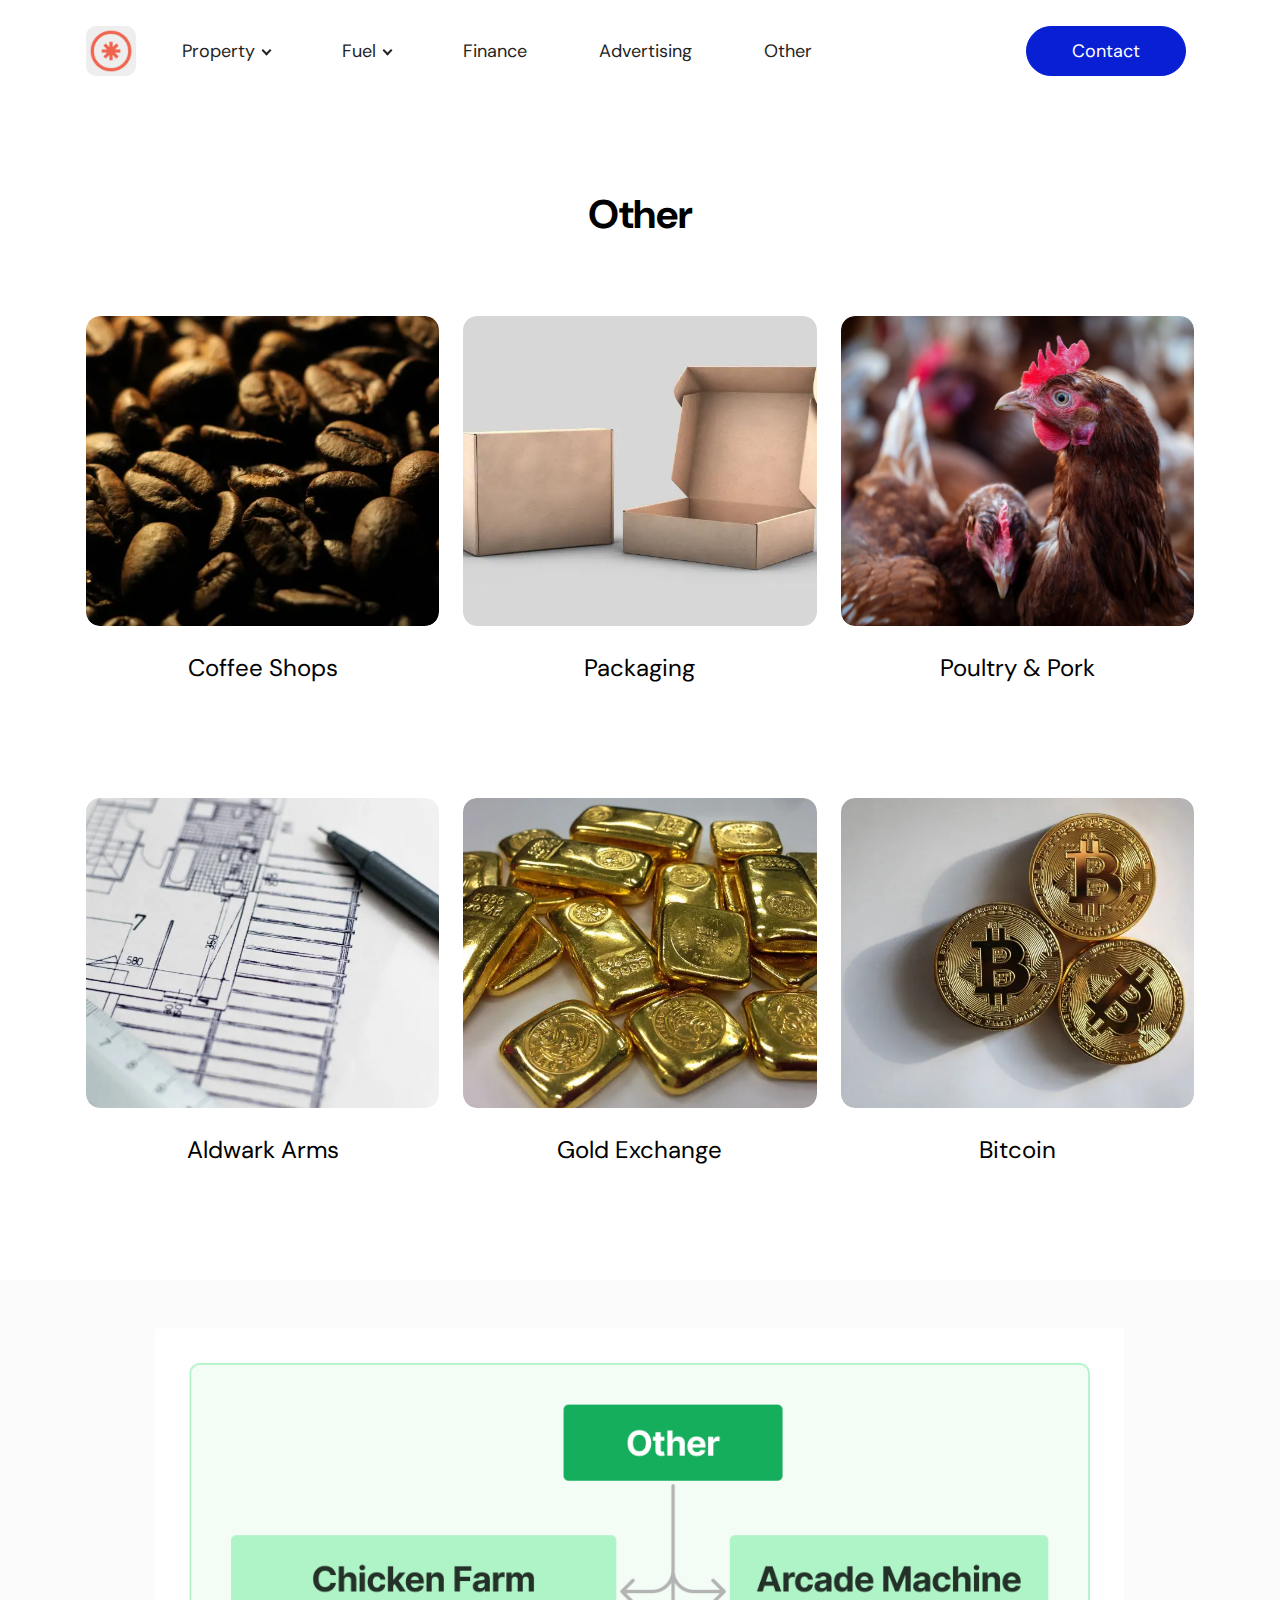
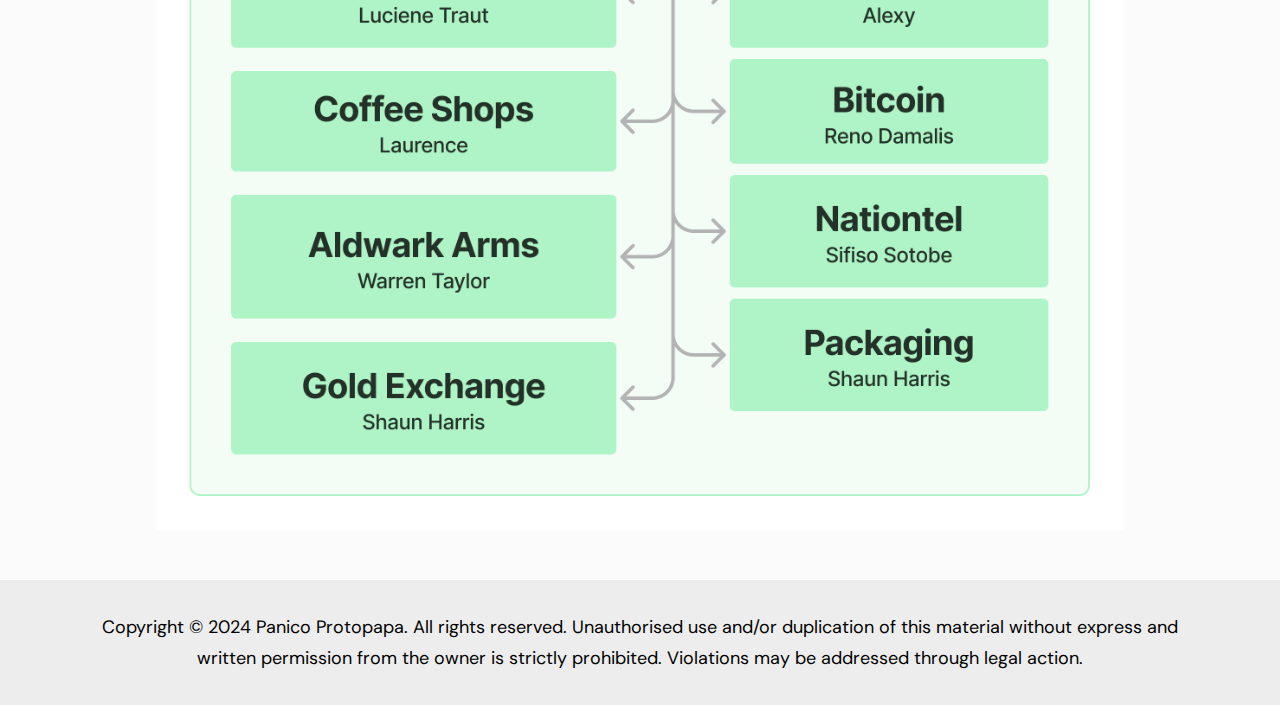
<file: page10.html>
<!DOCTYPE html>
<html  >
<head>
  
  <meta charset="UTF-8">
  <meta http-equiv="X-UA-Compatible" content="IE=edge">
  
  <meta name="viewport" content="width=device-width, initial-scale=1, minimum-scale=1">
  <link rel="shortcut icon" href="assets/images/logo.png" type="image/x-icon">
  <meta name="description" content="">
  
  
  <title>Other</title>
  <link rel="stylesheet" href="assets/web/assets/mobirise-icons2/mobirise2.css">
  <link rel="stylesheet" href="assets/bootstrap/css/bootstrap.min.css">
  <link rel="stylesheet" href="assets/bootstrap/css/bootstrap-grid.min.css">
  <link rel="stylesheet" href="assets/bootstrap/css/bootstrap-reboot.min.css">
    <link rel="stylesheet" href="assets/popup-overlay-plugin/style.css">
  <link rel="stylesheet" href="assets/dropdown/css/style.css">
  <link rel="stylesheet" href="assets/socicon/css/styles.css">
  <link rel="stylesheet" href="assets/theme/css/style.css">
  <link rel="preload" href="https://fonts.googleapis.com/css?family=DM+Sans:100,200,300,400,500,600,700,800,900,100i,200i,300i,400i,500i,600i,700i,800i,900i&display=swap" as="style" onload="this.onload=null;this.rel='stylesheet'">
  <noscript><link rel="stylesheet" href="https://fonts.googleapis.com/css?family=DM+Sans:100,200,300,400,500,600,700,800,900,100i,200i,300i,400i,500i,600i,700i,800i,900i&display=swap"></noscript>
  <link rel="preload" as="style" href="assets/mobirise/css/mbr-additional.css"><link rel="stylesheet" href="assets/mobirise/css/mbr-additional.css" type="text/css">

  
  
  

</head>
<body>
  
  <section data-bs-version="5.1" class="menu menu01 strategym5 cid-u2KQSuSEaL" once="menu" id="menu01-39">

    

    <nav class="navbar navbar-dropdown navbar-fixed-top navbar-expand-lg">
        <div class="menu_box container">
            <div class="navbar-brand d-flex">
                <span class="navbar-logo">
                    <a href="index.html">
                        <img src="assets/images/logo.webp" alt="">
                    </a>
                </span>
                
                <button class="navbar-toggler" type="button" data-toggle="collapse" data-bs-toggle="collapse" data-target="#navbarSupportedContent" data-bs-target="#navbarSupportedContent" aria-controls="navbarNavAltMarkup" aria-expanded="false" aria-label="Toggle navigation">
                    <div class="hamburger">
                        <span></span>
                        <span></span>
                        <span></span>
                        <span></span>
                    </div>
                </button>
            </div>
            <div class="collapse navbar-collapse" id="navbarSupportedContent">
                <ul class="navbar-nav nav-dropdown" data-app-modern-menu="true"><li class="nav-item dropdown"><a class="nav-link link text-black dropdown-toggle display-4" href="#features05-5" data-toggle="dropdown-submenu" data-bs-toggle="dropdown" data-bs-auto-close="outside" aria-expanded="false">Property</a><div class="dropdown-menu" aria-labelledby="dropdown-891"><a class="text-black dropdown-item show text-primary display-4" href="page2.html" aria-expanded="false">Construction</a><a class="text-black show dropdown-item text-primary display-4" href="page6.html">Investments</a><a class="text-black show dropdown-item text-primary display-4" href="page4.html">Management</a></div></li><li class="nav-item dropdown"><a class="nav-link link text-black dropdown-toggle display-4" href="#features05-5" data-toggle="dropdown-submenu" data-bs-toggle="dropdown" data-bs-auto-close="outside" aria-expanded="false">Fuel</a><div class="dropdown-menu" aria-labelledby="dropdown-753"><a class="text-black show dropdown-item text-primary display-4" href="page11.html">Lubricants&nbsp;</a><a class="text-black show dropdown-item text-primary display-4" href="page11.html">Petroleum&nbsp;</a><a class="text-black show dropdown-item text-primary display-4" href="page11.html">Retail</a></div></li><li class="nav-item"><a class="nav-link link text-black show text-primary display-4" href="page5.html">Finance</a></li><li class="nav-item"><a class="nav-link link text-black show text-primary display-4" href="page7.html" aria-expanded="false">Advertising</a></li><li class="nav-item"><a class="nav-link link text-black show text-primary display-4" href="page10.html" aria-expanded="false">Other </a></li></ul>
                <div class="mbr-section-btn-main" role="tablist"><a class="btn btn-primary display-4" href="#">Contact</a></div>
                
            </div>
            
        </div>
    </nav>
</section>

<section data-bs-version="5.1" class="features05 strategym5 cid-uBGcgQOnn5" id="features05-3x">
    

    
    

    <div class="container">
        <div class="row">
            <div class="col-12 card">
                <div class="title-wrapper">
                    
                    <h2 class="mbr-section-title mbr-fonts-style display-5"><strong>Other</strong></h2>
                </div>
            </div>
            
            <div class="item features-image col-12 col-lg-4 active">
                <div class="item-wrapper">
                    <div class="item-img">
                        <img src="assets/images/mbr-771x485.webp" alt="" title="" data-slide-to="0" data-bs-slide-to="0">
                    </div>
                    <div class="item-content">
                        <h4 class="item-name mbr-fonts-style display-7">Coffee Shops</h4>
                        
                        
                    </div>
                </div>
            </div><div class="item features-image col-12 col-lg-4">
                <div class="item-wrapper">
                    <div class="item-img">
                        <img src="assets/images/mbr-771x514.webp" alt="" title="" data-slide-to="1" data-bs-slide-to="1">
                    </div>
                    <div class="item-content">
                        <h4 class="item-name mbr-fonts-style display-7">Packaging</h4>
                        
                        
                    </div>
                </div>
            </div><div class="item features-image col-12 col-lg-4">
                <div class="item-wrapper">
                    <div class="item-img">
                        <img src="assets/images/mbr-1920x1277.webp" alt="" title="" data-slide-to="2" data-bs-slide-to="2">
                    </div>
                    <div class="item-content">
                        <h4 class="item-name mbr-fonts-style display-7">Poultry &amp; Pork</h4>
                        
                        
                    </div>
                </div>
            </div>
            
        </div>
    </div>
</section>

<section data-bs-version="5.1" class="features05 strategym5 cid-uBGchzOqWM" id="features05-3y">
    

    
    

    <div class="container">
        <div class="row">
            <div class="col-12 card">
                
            </div>
            
            <div class="item features-image col-12 col-lg-4 active">
                <div class="item-wrapper">
                    <div class="item-img">
                        <img src="assets/images/mbr-818x545.webp" alt="" title="" data-slide-to="0" data-bs-slide-to="0">
                    </div>
                    <div class="item-content">
                        <h4 class="item-name mbr-fonts-style display-7">Aldwark Arms</h4>
                        
                        
                    </div>
                </div>
            </div><div class="item features-image col-12 col-lg-4">
                <div class="item-wrapper">
                    <div class="item-img">
                        <img src="assets/images/mbr-771x530.webp" alt="" title="" data-slide-to="1" data-bs-slide-to="1">
                    </div>
                    <div class="item-content">
                        <h4 class="item-name mbr-fonts-style display-7">Gold Exchange</h4>
                        
                        
                    </div>
                </div>
            </div><div class="item features-image col-12 col-lg-4">
                <div class="item-wrapper">
                    <div class="item-img">
                        <img src="assets/images/mbr-771x520.webp" alt="" title="" data-slide-to="2" data-bs-slide-to="2">
                    </div>
                    <div class="item-content">
                        <h4 class="item-name mbr-fonts-style display-7">Bitcoin</h4>
                        
                        
                    </div>
                </div>
            </div>
            
        </div>
    </div>
</section>

<section data-bs-version="5.1" class="image01 decorm5 cid-uu8RNPusRZ mbr-fullscreen" id="image01-3e">
    

    
    

    <div class="container-fluid">
        <div class="row">
            <div class="col-12">
                <div class="image-wrap"></div>
            </div>
        </div>
    </div>
</section>

<section data-bs-version="5.1" class="talkm5 footer2 cid-utQOIzaUhY" once="footers" id="footer2-3a">

	

	

	<div class="container">
		<div class="media-container-row align-center mbr-white">
			<div class="col-12">
				<p class="mbr-text mb-0 mbr-fonts-style display-4">
					Copyright © 2024 Panico Protopapa. All rights reserved. Unauthorised use and/or duplication of this material without express and written permission from the owner is strictly prohibited. Violations may be addressed through legal action.
				</p>
			</div>
		</div>
	</div>
</section>


<script src="assets/bootstrap/js/bootstrap.bundle.min.js"></script>
  <script src="assets/smoothscroll/smooth-scroll.js"></script>
  <script src="assets/ytplayer/index.js"></script>
      <script src="assets/dropdown/js/navbar-dropdown.js"></script>
  <script src="assets/theme/js/script.js"></script>
  
  
  

</body>
</html>
</file>
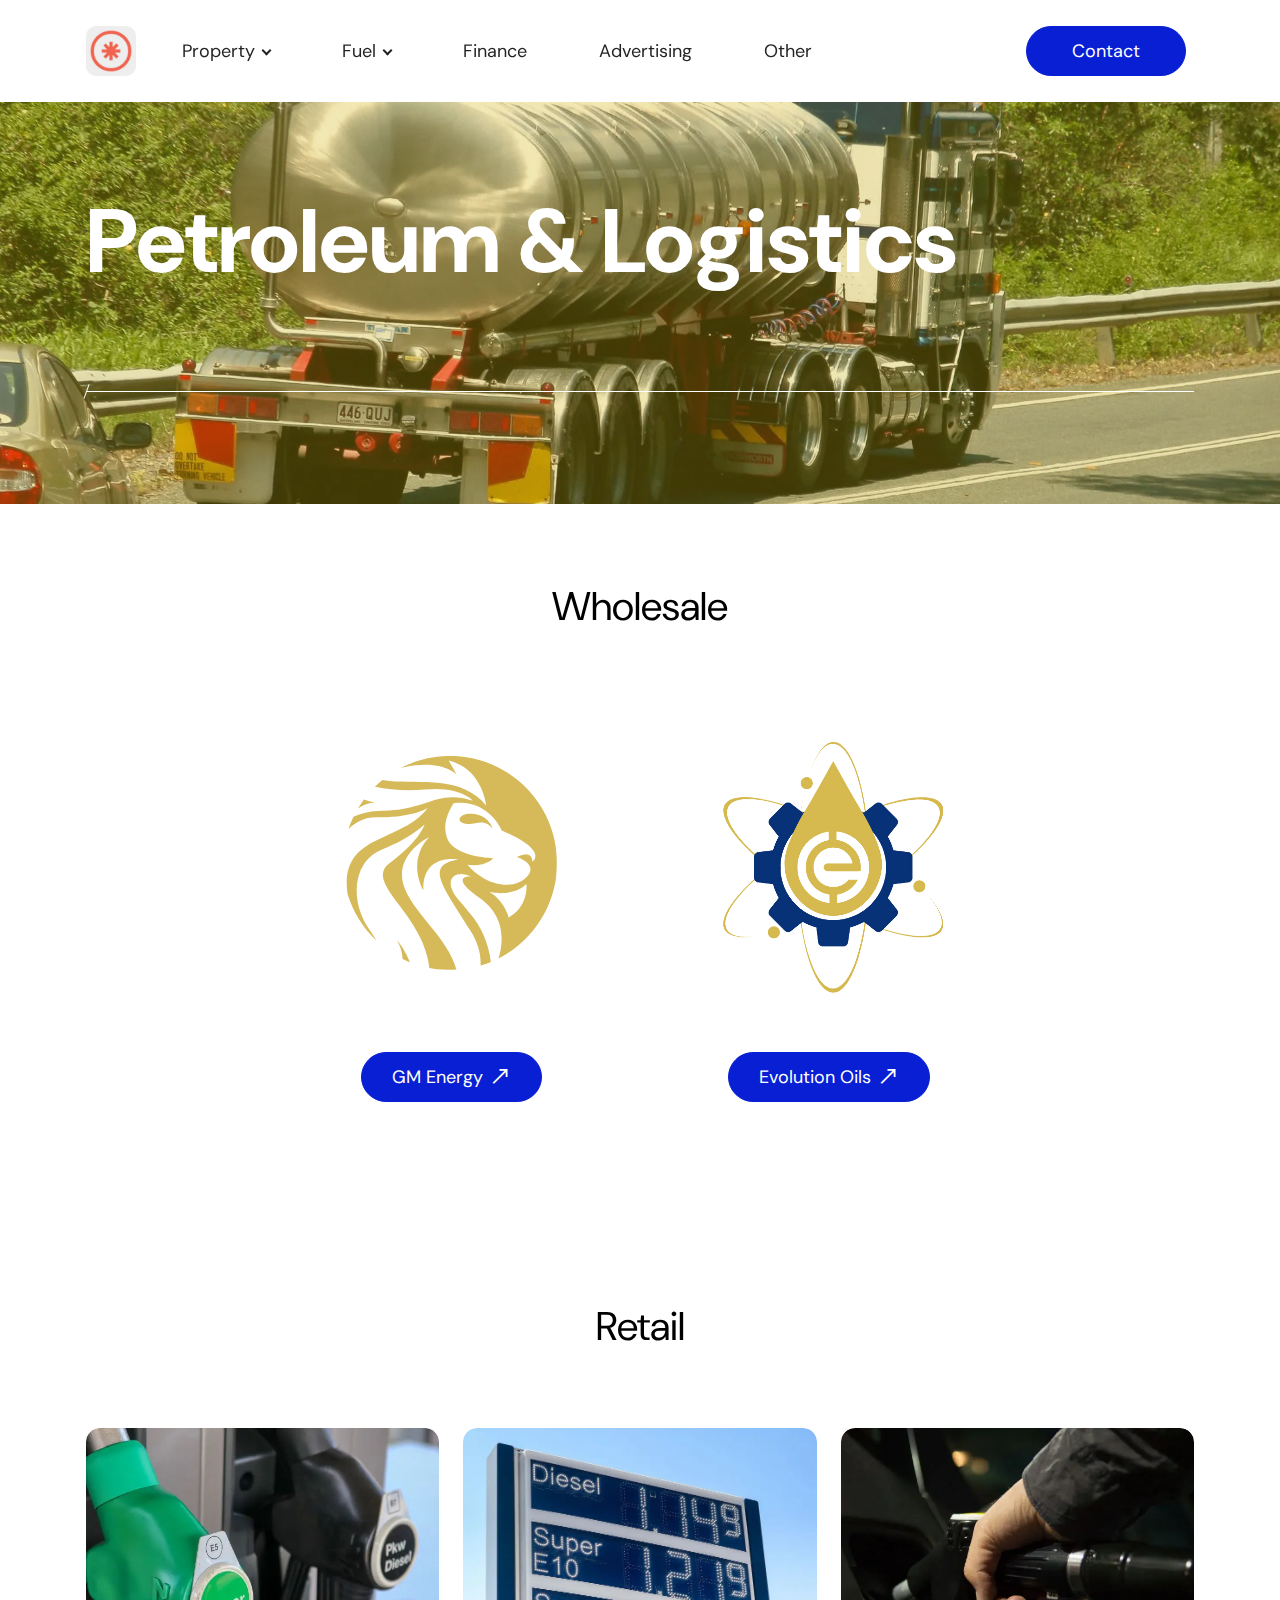
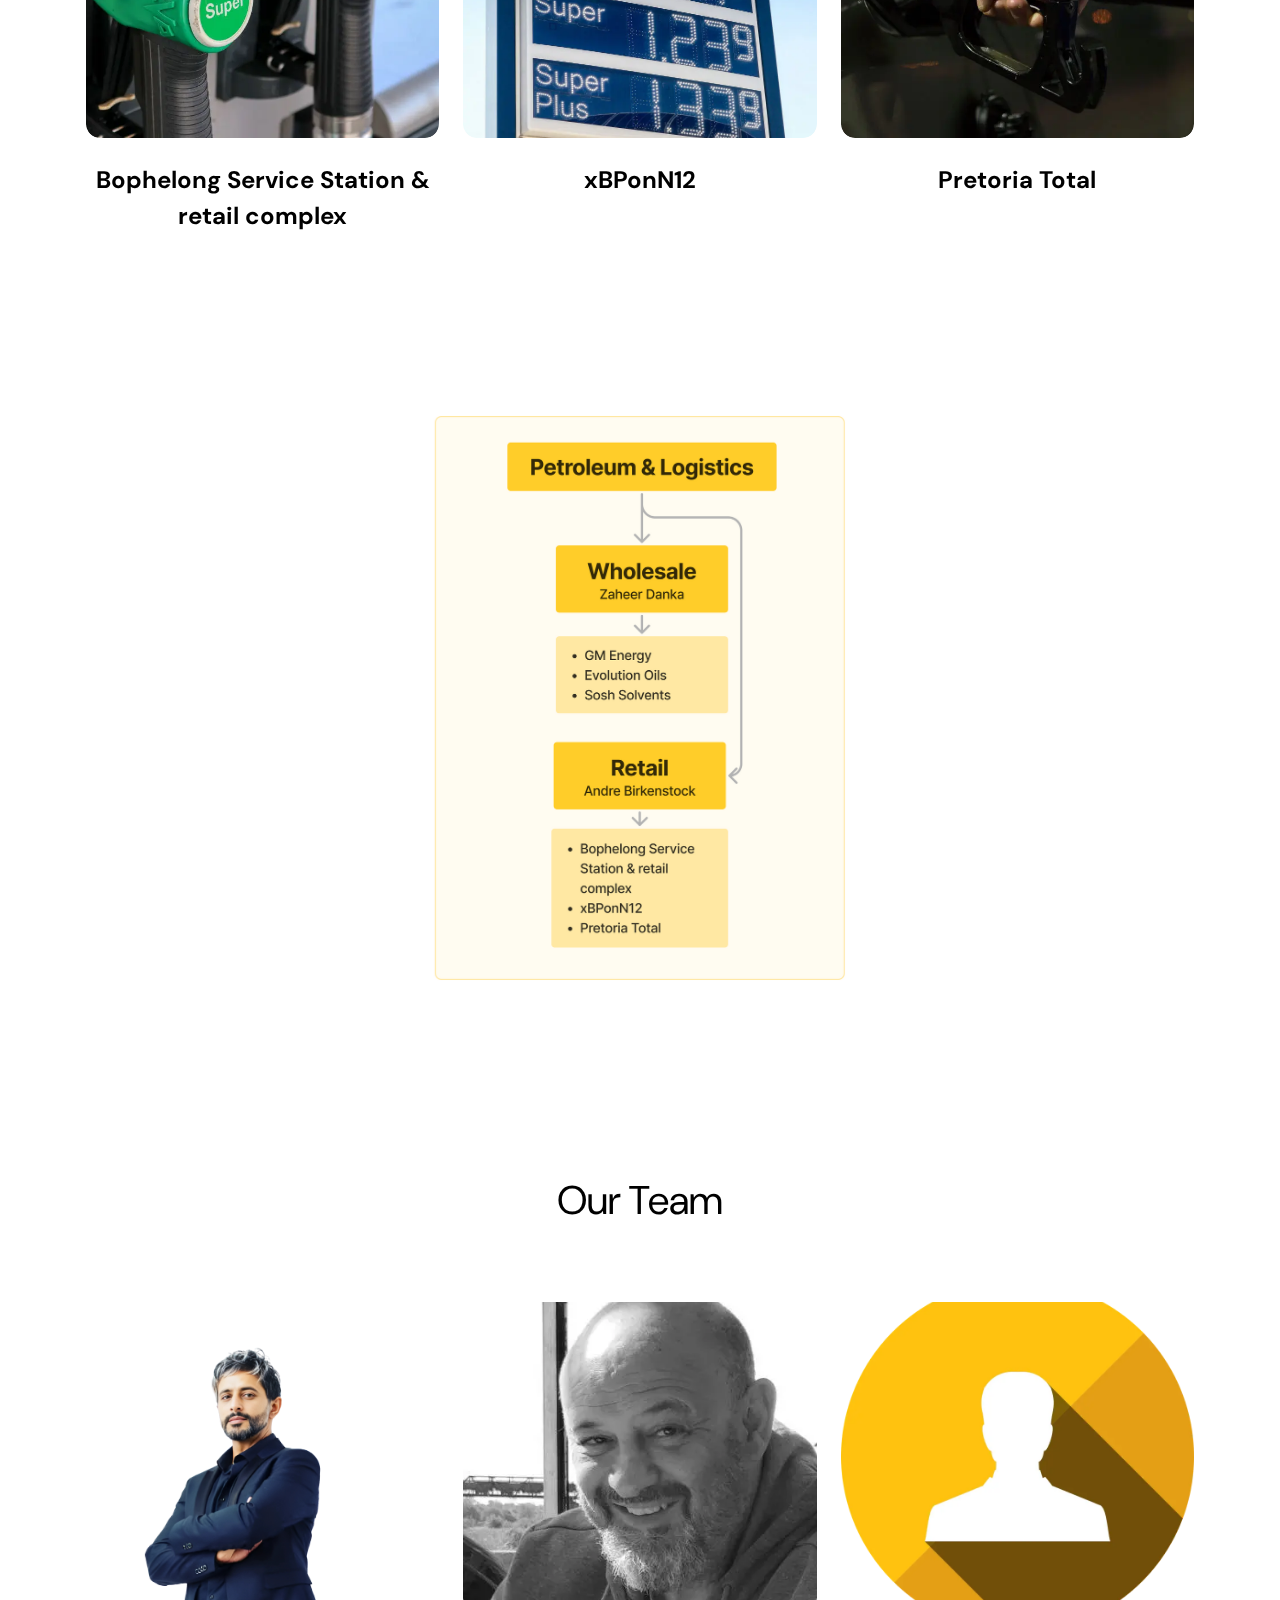
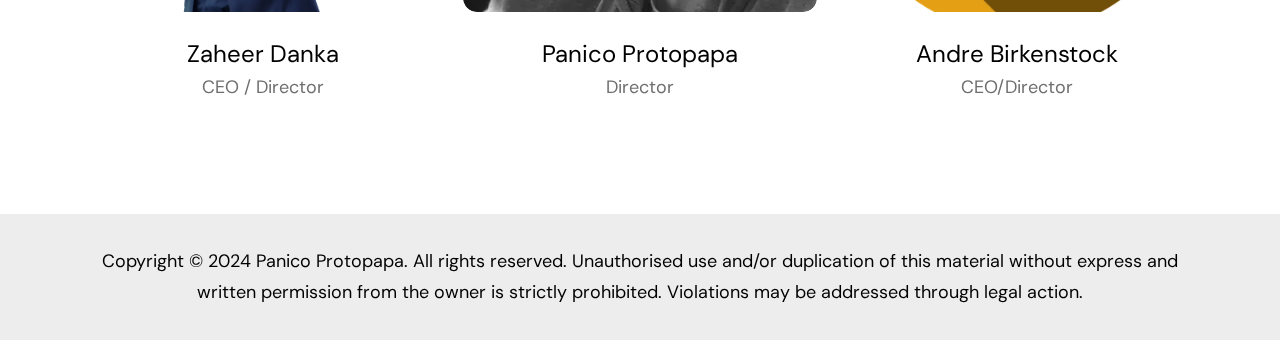
<file: page11.html>
<!DOCTYPE html>
<html  >
<head>
  
  <meta charset="UTF-8">
  <meta http-equiv="X-UA-Compatible" content="IE=edge">
  
  <meta name="viewport" content="width=device-width, initial-scale=1, minimum-scale=1">
  <link rel="shortcut icon" href="assets/images/logo.png" type="image/x-icon">
  <meta name="description" content="">
  
  
  <title>Fuel</title>
  <link rel="stylesheet" href="assets/web/assets/mobirise-icons2/mobirise2.css">
  <link rel="stylesheet" href="assets/bootstrap/css/bootstrap.min.css">
  <link rel="stylesheet" href="assets/bootstrap/css/bootstrap-grid.min.css">
  <link rel="stylesheet" href="assets/bootstrap/css/bootstrap-reboot.min.css">
  <link rel="stylesheet" href="assets/parallax/jarallax.css">
    <link rel="stylesheet" href="assets/popup-overlay-plugin/style.css">
  <link rel="stylesheet" href="assets/dropdown/css/style.css">
  <link rel="stylesheet" href="assets/socicon/css/styles.css">
  <link rel="stylesheet" href="assets/theme/css/style.css">
  <link rel="preload" href="https://fonts.googleapis.com/css?family=DM+Sans:100,200,300,400,500,600,700,800,900,100i,200i,300i,400i,500i,600i,700i,800i,900i&display=swap" as="style" onload="this.onload=null;this.rel='stylesheet'">
  <noscript><link rel="stylesheet" href="https://fonts.googleapis.com/css?family=DM+Sans:100,200,300,400,500,600,700,800,900,100i,200i,300i,400i,500i,600i,700i,800i,900i&display=swap"></noscript>
  <link rel="preload" as="style" href="assets/mobirise/css/mbr-additional.css"><link rel="stylesheet" href="assets/mobirise/css/mbr-additional.css" type="text/css">

  
  
  

</head>
<body>
  
  <section data-bs-version="5.1" class="menu menu01 strategym5 cid-uu7OCPfoFk" once="menu" id="menu01-3k">

    

    <nav class="navbar navbar-dropdown navbar-fixed-top navbar-expand-lg">
        <div class="menu_box container">
            <div class="navbar-brand d-flex">
                <span class="navbar-logo">
                    <a href="index.html">
                        <img src="assets/images/logo.webp" alt="">
                    </a>
                </span>
                
                <button class="navbar-toggler" type="button" data-toggle="collapse" data-bs-toggle="collapse" data-target="#navbarSupportedContent" data-bs-target="#navbarSupportedContent" aria-controls="navbarNavAltMarkup" aria-expanded="false" aria-label="Toggle navigation">
                    <div class="hamburger">
                        <span></span>
                        <span></span>
                        <span></span>
                        <span></span>
                    </div>
                </button>
            </div>
            <div class="collapse navbar-collapse" id="navbarSupportedContent">
                <ul class="navbar-nav nav-dropdown" data-app-modern-menu="true"><li class="nav-item dropdown"><a class="nav-link link text-black dropdown-toggle display-4" href="#features05-5" data-toggle="dropdown-submenu" data-bs-toggle="dropdown" data-bs-auto-close="outside" aria-expanded="false">Property</a><div class="dropdown-menu" aria-labelledby="dropdown-891"><a class="text-black dropdown-item show text-primary display-4" href="page2.html" aria-expanded="false">Construction</a><a class="text-black show dropdown-item text-primary display-4" href="page6.html">Investments</a><a class="text-black show dropdown-item text-primary display-4" href="page4.html">Management</a></div></li><li class="nav-item dropdown"><a class="nav-link link text-black dropdown-toggle display-4" href="#features05-5" data-toggle="dropdown-submenu" data-bs-toggle="dropdown" data-bs-auto-close="outside" aria-expanded="false">Fuel</a><div class="dropdown-menu" aria-labelledby="dropdown-753"><a class="text-black show dropdown-item text-primary display-4" href="page11.html">Lubricants&nbsp;</a><a class="text-black show dropdown-item text-primary display-4" href="page11.html">Petroleum&nbsp;</a><a class="text-black show dropdown-item text-primary display-4" href="page11.html">Retail</a></div></li><li class="nav-item"><a class="nav-link link text-black show text-primary display-4" href="page5.html">Finance</a></li><li class="nav-item"><a class="nav-link link text-black show text-primary display-4" href="page7.html" aria-expanded="false">Advertising</a></li><li class="nav-item"><a class="nav-link link text-black show text-primary display-4" href="page10.html" aria-expanded="false">Other </a></li></ul>
                <div class="mbr-section-btn-main" role="tablist"><a class="btn btn-primary display-4" href="#">Contact</a></div>
                
            </div>
            
        </div>
    </nav>
</section>

<section data-bs-version="5.1" class="header02 trustm5 cid-uu8SX1kaJW mbr-parallax-background" id="header02-3m">
    

    
    <div class="mbr-overlay" style="opacity: 0.3; background-color: rgb(212, 187, 9);"></div>

    <div class="container">
        <div class="row">
            <div class="col-12">
                <div class="content-wrapper">
                    
                    <h1 class="mbr-section-title mbr-fonts-style display-1"><strong>Petroleum &amp; Logistics</strong></h1>
                    
                    
                    <div class="border-wrap"></div>
                </div>
            </div>
        </div>
    </div>
</section>

<section data-bs-version="5.1" class="features05 strategym5 cid-uBFYjBkjyl" id="features05-3s">
    

    
    

    <div class="container">
        <div class="row">
            <div class="col-12 card">
                <div class="title-wrapper">
                    
                    <h2 class="mbr-section-title mbr-fonts-style display-5">Wholesale</h2>
                </div>
            </div>
            
            <div class="item features-image col-12 col-lg-4 active">
                <div class="item-wrapper">
                    <div class="item-img">
                        <img src="assets/images/1-1.svg" alt="" title="" data-slide-to="0" data-bs-slide-to="0">
                    </div>
                    <div class="item-content">
                        
                        
                        <div class="mbr-section-btn"><a href="https://gmenergy.co.za/" class="btn item-btn btn-primary display-4" target="_blank">
                                <span class="mobi-mbri mobi-mbri-right mbr-iconfont mbr-iconfont-btn"></span>
                                GM Energy</a></div>
                    </div>
                </div>
            </div><div class="item features-image col-12 col-lg-4">
                <div class="item-wrapper">
                    <div class="item-img">
                        <img src="assets/images/bcvbv.svg" alt="" title="" data-slide-to="1" data-bs-slide-to="1">
                    </div>
                    <div class="item-content">
                        
                        
                        <div class="mbr-section-btn"><a href="https://evolutionoils.co.za/" class="btn item-btn btn-primary display-4" target="_blank">
                                <span class="mobi-mbri mobi-mbri-right mbr-iconfont mbr-iconfont-btn"></span>
                                Evolution Oils</a></div>
                    </div>
                </div>
            </div>
            
        </div>
    </div>
</section>

<section data-bs-version="5.1" class="features05 strategym5 cid-uBFYQ48EkC" id="features05-3t">
    

    
    

    <div class="container">
        <div class="row">
            <div class="col-12 card">
                <div class="title-wrapper">
                    
                    <h2 class="mbr-section-title mbr-fonts-style display-5">Retail</h2>
                </div>
            </div>
            
            <div class="item features-image col-12 col-lg-4 active">
                <div class="item-wrapper">
                    <div class="item-img">
                        <img src="assets/images/mbr-5-818x545.webp" alt="" title="" data-slide-to="0" data-bs-slide-to="0">
                    </div>
                    <div class="item-content">
                        <h4 class="item-name mbr-fonts-style display-7"><strong>Bophelong Service Station &amp; retail complex</strong></h4>
                        
                        
                    </div>
                </div>
            </div><div class="item features-image col-12 col-lg-4">
                <div class="item-wrapper">
                    <div class="item-img">
                        <img src="assets/images/mbr-818x1227.webp" alt="" title="" data-slide-to="1" data-bs-slide-to="1">
                    </div>
                    <div class="item-content">
                        <h4 class="item-name mbr-fonts-style display-7"><strong>xBPonN12</strong></h4>
                        
                        
                    </div>
                </div>
            </div><div class="item features-image col-12 col-lg-4">
                <div class="item-wrapper">
                    <div class="item-img">
                        <img src="assets/images/mbr-1-818x544.webp" alt="" title="" data-slide-to="2" data-bs-slide-to="3">
                    </div>
                    <div class="item-content">
                        <h4 class="item-name mbr-fonts-style display-7"><strong>Pretoria Total</strong></h4>
                        
                        
                    </div>
                </div>
            </div>
            
        </div>
    </div>
</section>

<section data-bs-version="5.1" class="ascentm5 image1 cid-uBG1Qt4for" id="image1-3v">
  

  
  

  <div class="container-fluid">
    <div class="row justify-content-center">
      <div class="col-12 col-lg-12">
        <div class="image-wrapper mb-4">
          <img class="w-100" src="assets/images/4-2.svg" alt="">
        </div>
        
        
      </div>
    </div>
  </div>
</section>

<section data-bs-version="5.1" class="features05 strategym5 cid-uu8TM2QYVJ" id="features05-3q">
    

    
    

    <div class="container">
        <div class="row">
            <div class="col-12 card">
                <div class="title-wrapper">
                    
                    <h2 class="mbr-section-title mbr-fonts-style display-5">Our Team</h2>
                </div>
            </div>
            
            <div class="item features-image col-12 col-lg-4 active">
                <div class="item-wrapper">
                    <div class="item-img">
                        <img src="assets/images/kk.svg" alt="" title="">
                    </div>
                    <div class="item-content">
                        <h4 class="item-name mbr-fonts-style display-7">
                            Zaheer Danka</h4>
                        <p class="item-role mbr-fonts-style display-4">
                            CEO / Director<br></p>
                        
                    </div>
                </div>
            </div><div class="item features-image col-12 col-lg-4">
                <div class="item-wrapper">
                    <div class="item-img">
                        <img src="assets/images/panico-protopapa-400x400.webp" alt="" title="" data-slide-to="1" data-bs-slide-to="2">
                    </div>
                    <div class="item-content">
                        <h4 class="item-name mbr-fonts-style display-7">Panico Protopapa</h4>
                        <p class="item-role mbr-fonts-style display-4">Director<br></p>
                        
                    </div>
                </div>
            </div><div class="item features-image col-12 col-lg-4">
                <div class="item-wrapper">
                    <div class="item-img">
                        <img src="assets/images/mbr-826x826.webp" alt="" title="" data-slide-to="2" data-bs-slide-to="3">
                    </div>
                    <div class="item-content">
                        <h4 class="item-name mbr-fonts-style display-7">Andre Birkenstock</h4>
                        <p class="item-role mbr-fonts-style display-4">CEO/Director<br></p>
                        
                    </div>
                </div>
            </div>
            
        </div>
    </div>
</section>

<section data-bs-version="5.1" class="talkm5 footer2 cid-uu7OCULU6V" once="footers" id="footer2-3l">

	

	

	<div class="container">
		<div class="media-container-row align-center mbr-white">
			<div class="col-12">
				<p class="mbr-text mb-0 mbr-fonts-style display-4">
					Copyright © 2024 Panico Protopapa. All rights reserved. Unauthorised use and/or duplication of this material without express and written permission from the owner is strictly prohibited. Violations may be addressed through legal action.
				</p>
			</div>
		</div>
	</div>
</section>


<script src="assets/bootstrap/js/bootstrap.bundle.min.js"></script>
  <script src="assets/parallax/jarallax.js"></script>
  <script src="assets/smoothscroll/smooth-scroll.js"></script>
  <script src="assets/ytplayer/index.js"></script>
      <script src="assets/dropdown/js/navbar-dropdown.js"></script>
  <script src="assets/theme/js/script.js"></script>
  
  
  

</body>
</html>
</file>
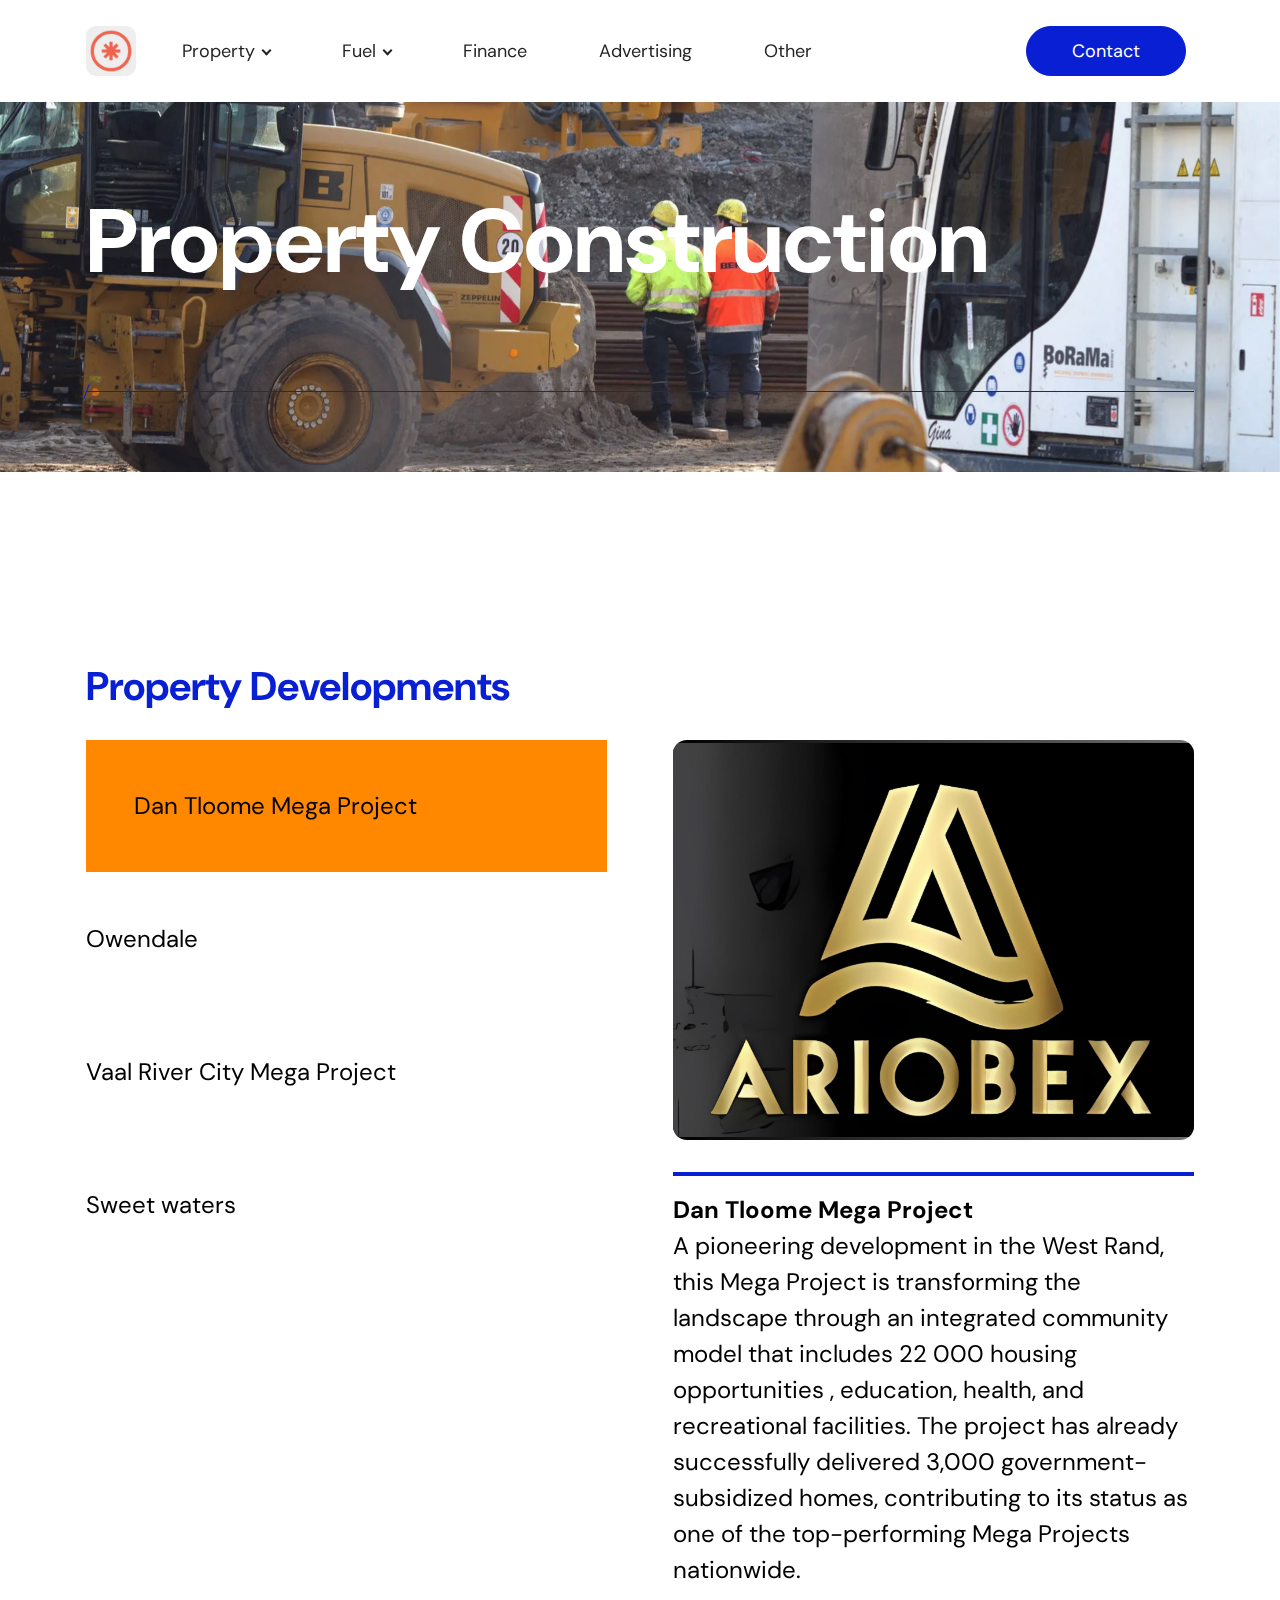
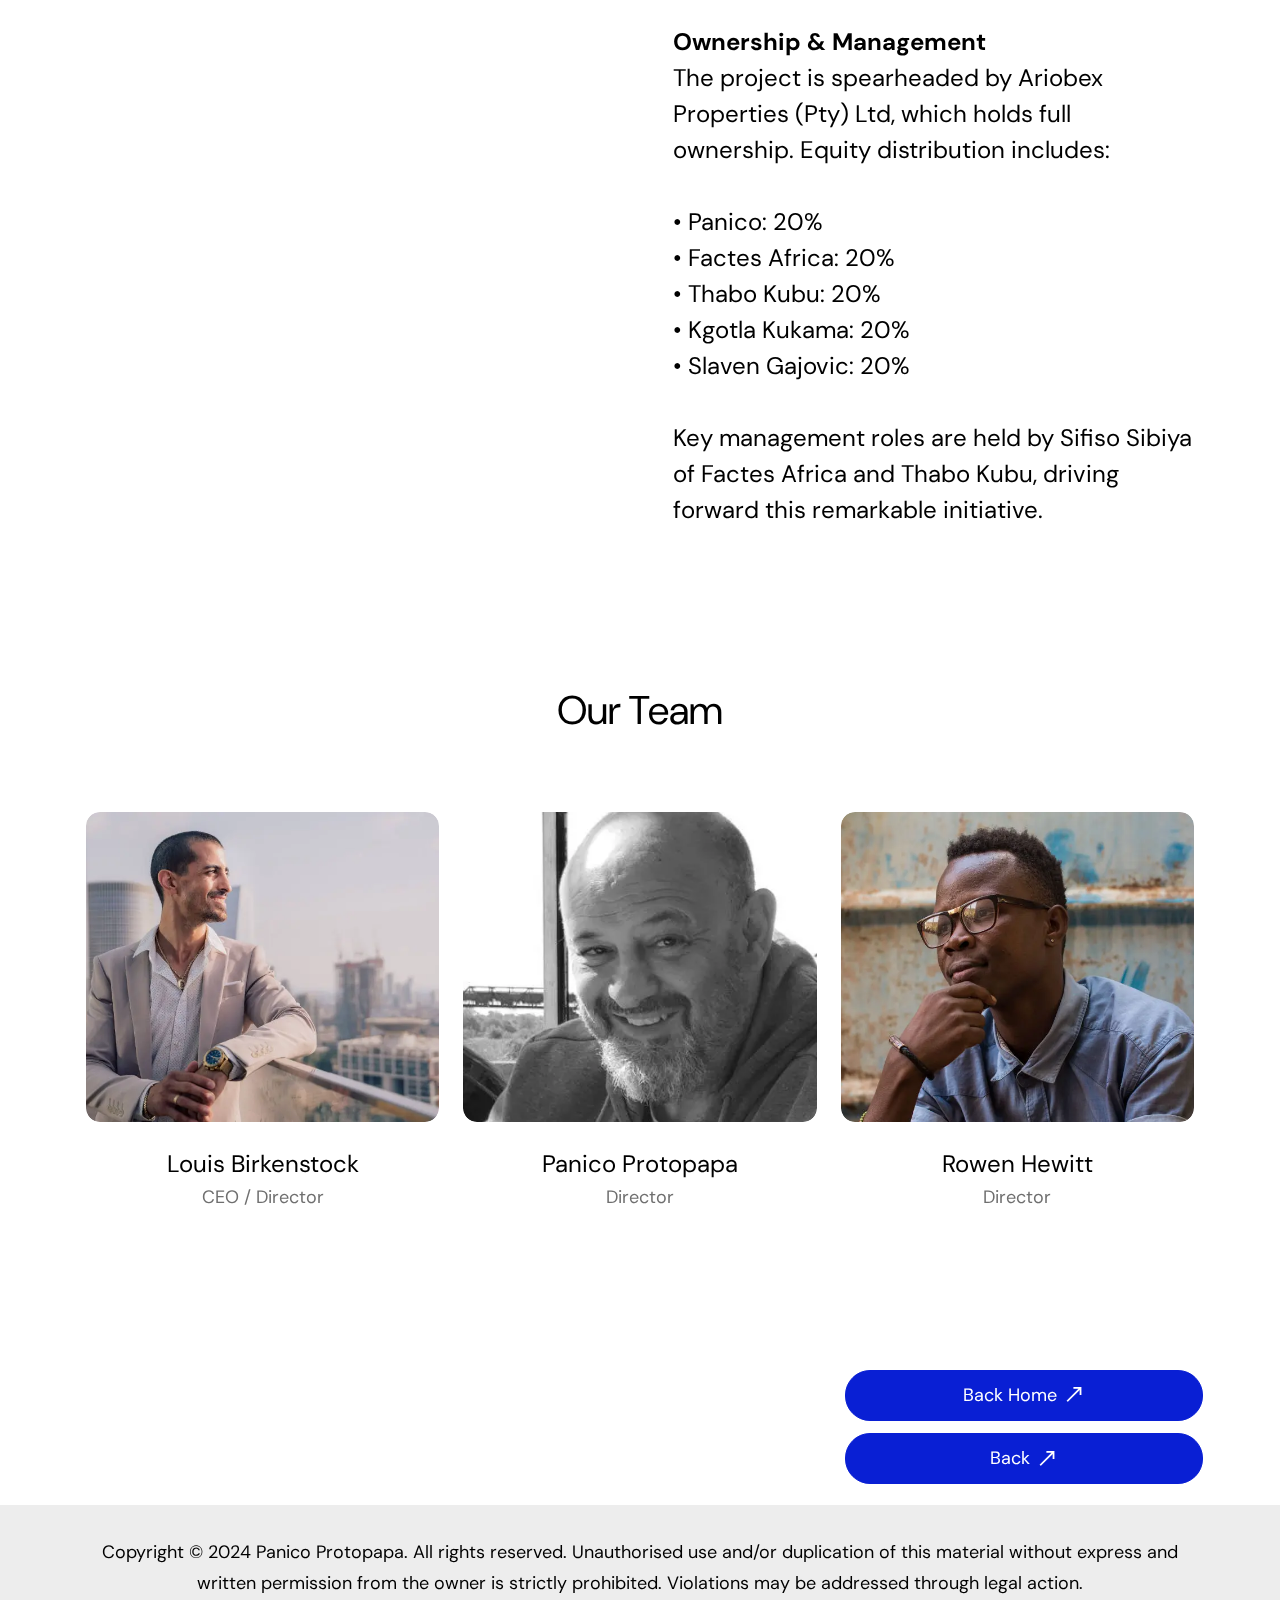
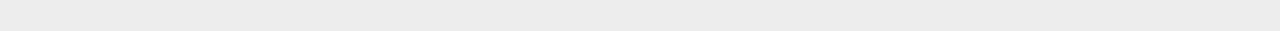
<file: page2.html>
<!DOCTYPE html>
<html  >
<head>
  
  <meta charset="UTF-8">
  <meta http-equiv="X-UA-Compatible" content="IE=edge">
  
  <meta name="viewport" content="width=device-width, initial-scale=1, minimum-scale=1">
  <link rel="shortcut icon" href="assets/images/logo.png" type="image/x-icon">
  <meta name="description" content="">
  
  
  <title>Property Construction</title>
  <link rel="stylesheet" href="assets/web/assets/mobirise-icons2/mobirise2.css">
  <link rel="stylesheet" href="assets/bootstrap/css/bootstrap.min.css">
  <link rel="stylesheet" href="assets/bootstrap/css/bootstrap-grid.min.css">
  <link rel="stylesheet" href="assets/bootstrap/css/bootstrap-reboot.min.css">
  <link rel="stylesheet" href="assets/parallax/jarallax.css">
    <link rel="stylesheet" href="assets/popup-overlay-plugin/style.css">
  <link rel="stylesheet" href="assets/dropdown/css/style.css">
  <link rel="stylesheet" href="assets/socicon/css/styles.css">
  <link rel="stylesheet" href="assets/theme/css/style.css">
  <link rel="preload" href="https://fonts.googleapis.com/css?family=DM+Sans:100,200,300,400,500,600,700,800,900,100i,200i,300i,400i,500i,600i,700i,800i,900i&display=swap" as="style" onload="this.onload=null;this.rel='stylesheet'">
  <noscript><link rel="stylesheet" href="https://fonts.googleapis.com/css?family=DM+Sans:100,200,300,400,500,600,700,800,900,100i,200i,300i,400i,500i,600i,700i,800i,900i&display=swap"></noscript>
  <link rel="preload" as="style" href="assets/mobirise/css/mbr-additional.css"><link rel="stylesheet" href="assets/mobirise/css/mbr-additional.css" type="text/css">

  
  
  

</head>
<body>
  
  <section data-bs-version="5.1" class="menu menu01 strategym5 cid-u2KQSuSEaL" once="menu" id="menu01-1a">

    

    <nav class="navbar navbar-dropdown navbar-fixed-top navbar-expand-lg">
        <div class="menu_box container">
            <div class="navbar-brand d-flex">
                <span class="navbar-logo">
                    <a href="index.html">
                        <img src="assets/images/logo.webp" alt="">
                    </a>
                </span>
                
                <button class="navbar-toggler" type="button" data-toggle="collapse" data-bs-toggle="collapse" data-target="#navbarSupportedContent" data-bs-target="#navbarSupportedContent" aria-controls="navbarNavAltMarkup" aria-expanded="false" aria-label="Toggle navigation">
                    <div class="hamburger">
                        <span></span>
                        <span></span>
                        <span></span>
                        <span></span>
                    </div>
                </button>
            </div>
            <div class="collapse navbar-collapse" id="navbarSupportedContent">
                <ul class="navbar-nav nav-dropdown" data-app-modern-menu="true"><li class="nav-item dropdown"><a class="nav-link link text-black dropdown-toggle display-4" href="#features05-5" data-toggle="dropdown-submenu" data-bs-toggle="dropdown" data-bs-auto-close="outside" aria-expanded="false">Property</a><div class="dropdown-menu" aria-labelledby="dropdown-891"><a class="text-black dropdown-item show text-primary display-4" href="page2.html" aria-expanded="false">Construction</a><a class="text-black show dropdown-item text-primary display-4" href="page6.html">Investments</a><a class="text-black show dropdown-item text-primary display-4" href="page4.html">Management</a></div></li><li class="nav-item dropdown"><a class="nav-link link text-black dropdown-toggle display-4" href="#features05-5" data-toggle="dropdown-submenu" data-bs-toggle="dropdown" data-bs-auto-close="outside" aria-expanded="false">Fuel</a><div class="dropdown-menu" aria-labelledby="dropdown-753"><a class="text-black show dropdown-item text-primary display-4" href="page11.html">Lubricants&nbsp;</a><a class="text-black show dropdown-item text-primary display-4" href="page11.html">Petroleum&nbsp;</a><a class="text-black show dropdown-item text-primary display-4" href="page11.html">Retail</a></div></li><li class="nav-item"><a class="nav-link link text-black show text-primary display-4" href="page5.html">Finance</a></li><li class="nav-item"><a class="nav-link link text-black show text-primary display-4" href="page7.html" aria-expanded="false">Advertising</a></li><li class="nav-item"><a class="nav-link link text-black show text-primary display-4" href="page10.html" aria-expanded="false">Other </a></li></ul>
                <div class="mbr-section-btn-main" role="tablist"><a class="btn btn-primary display-4" href="#">Contact</a></div>
                
            </div>
            
        </div>
    </nav>
</section>

<section data-bs-version="5.1" class="header02 trustm5 cid-uu0KjJ0CVf mbr-parallax-background" id="header02-1j">
    

    
    <div class="mbr-overlay" style="opacity: 0.1; background-color: rgb(225, 229, 240);"></div>

    <div class="container">
        <div class="row">
            <div class="col-12">
                <div class="content-wrapper">
                    
                    <h1 class="mbr-section-title mbr-fonts-style display-1"><strong>Property Construction</strong></h1>
                    
                    
                    <div class="border-wrap"></div>
                </div>
            </div>
        </div>
    </div>
</section>

<section data-bs-version="5.1" class="tabs01 aspectm5 cid-uu0BuDfg8r" id="tabs01-1g">
    

    
    

    <div class="container">
        <div class="row">
            <div class="col-12">
                <div class="content-wrapper">
                    <p class="mbr-desc mbr-fonts-style display-5"><strong>Property Developments</strong></p>
                </div>
            </div>
            <div class="col-12">
                <div class="tabs-wrapper">
                    <ul class="nav nav-tabs" role="tablist">
                        <li class="nav-item first mbr-fonts-style"><a class="nav-link show active display-7" role="tab" data-toggle="tab" data-bs-toggle="tab" href="#tabs01-1g_tab0" aria-selected="true">
                                Dan Tloome Mega Project
                            </a></li>
                        <li class="nav-item"><a class="nav-link mbr-fonts-style active display-7" role="tab" data-toggle="tab" data-bs-toggle="tab" href="#tabs01-1g_tab1" aria-selected="true">
                                Owendale
                            </a></li>
                        <li class="nav-item"><a class="nav-link mbr-fonts-style active display-7" role="tab" data-toggle="tab" data-bs-toggle="tab" href="#tabs01-1g_tab2" aria-selected="true">
                                Vaal River City Mega Project
                            </a></li>
                        <li class="nav-item"><a class="nav-link mbr-fonts-style active display-7" role="tab" data-toggle="tab" data-bs-toggle="tab" href="#tabs01-1g_tab3" aria-selected="true">Sweet waters</a></li>
                        
                    </ul>
                    <div class="tab-content">
                        <div id="tab1" class="tab-pane in active" role="tabpanel">
                            <div class="content-wrapper">
                                <div class="image-wrapper">
                                    <img src="assets/images/ariobix.svg" alt="">
                                </div>
                                <div class="text-wrapper">
                                    <p class="card-text mbr-fonts-style display-7"><strong>Dan Tloome Mega Project<br></strong>A pioneering development in the West Rand, this Mega Project is transforming the landscape through an integrated community model that includes 22 000 housing opportunities , education, health, and recreational facilities. The project has already successfully delivered 3,000 government-subsidized homes, contributing to its status as one of the top-performing Mega Projects nationwide.<br><br><strong>Ownership &amp; Management<br></strong>The project is spearheaded by Ariobex Properties (Pty) Ltd, which holds full ownership. Equity distribution includes:<br><br>	•	Panico: 20%<br>	•	Factes Africa: 20%<br>	•	Thabo Kubu: 20%<br>	•	Kgotla Kukama: 20%<br>	•	Slaven Gajovic: 20%<br><br>Key management roles are held by Sifiso Sibiya of Factes Africa and Thabo Kubu, driving forward this remarkable initiative.</p>
                                </div>
                            </div>
                        </div>
                        <div id="tab2" class="tab-pane" role="tabpanel">
                            <div class="content-wrapper">
                                <div class="image-wrapper">
                                    <img src="assets/images/panico-protopapa-profileededs-1210x860.webp" alt="">
                                </div>
                                <div class="text-wrapper">
                                    <p class="card-text mbr-fonts-style display-7">
                                        Owendale is a property situated in the Northern Cape between Danielskuil and Postmasburg
<br><br>•
The property measures in excess of 70 hectares –&nbsp; &nbsp; &nbsp; &nbsp; currently there are 45 rental units on the property
<br>•
The property will be a host to an upcoming&nbsp; &nbsp; &nbsp; &nbsp; &nbsp; &nbsp; &nbsp; &nbsp; &nbsp; &nbsp; innovative property development that will&nbsp; &nbsp; &nbsp; &nbsp; &nbsp; &nbsp; &nbsp; &nbsp; &nbsp; &nbsp; &nbsp; incorporate mixed residential typologies i.e.
<br>•
Serviced stands
<br>•
Bonded housing stock
<br>•
Rental stock
<br>•
The project will deliver an estimate of 1 000units
<br>•
The project will also deliver a retail &amp; commercial&nbsp; &nbsp; &nbsp; &nbsp; &nbsp; property as well as a filling station
<br>• The property is owned by Factes Africa Consortium&nbsp; &nbsp; Factes Africa Consortium owns 100% of the project
•&nbsp; &nbsp; Panico has a 45% equity interest in Factes Africa<br><br><strong>Consortium the remainder of shares is divided as follows:
</strong><br>•
Factes Africa (45%)
<br>•
Jason Gerber (10%)
<br>•
Factes Africa are key management representatives&nbsp; &nbsp; &nbsp; through Linda Sishange and Sifiso Sibiya
                                    </p>
                                </div>
                            </div>
                        </div>
                        <div id="tab3" class="tab-pane" role="tabpanel">
                            <div class="content-wrapper">
                                <div class="image-wrapper">
                                    <img src="assets/images/panico-protopapa-profileeded-1210x1391.webp" alt="">
                                </div>
                                <div class="text-wrapper">
                                    <p class="card-text mbr-fonts-style display-7">
                                        Vaal River City is a mixed use mega development project situated in the South of Gauteng in Vanderbijlpark<br> <br>•
The project encompasses the development of a&nbsp; &nbsp; &nbsp; &nbsp; &nbsp; &nbsp; new city that will run along the Vaal River. Amongst&nbsp; &nbsp; &nbsp; others this city will comprise of residential,&nbsp; &nbsp; &nbsp; &nbsp; &nbsp; &nbsp; &nbsp; &nbsp; &nbsp; &nbsp; commercial, educational, retail and commercial&nbsp; &nbsp; &nbsp; &nbsp; &nbsp; &nbsp; opportunities.
<br>•
The project is jointly owned by Factes Housing&nbsp; &nbsp; &nbsp; &nbsp; &nbsp; &nbsp; &nbsp; Solutions (50%) and the Vaal River City&nbsp; &nbsp; &nbsp; &nbsp; &nbsp; &nbsp; &nbsp; &nbsp; &nbsp; &nbsp; &nbsp; &nbsp; &nbsp; Development Company (50%).
<br>•
Panico owns a 25% stake in Factes Housing&nbsp; &nbsp; &nbsp; &nbsp; &nbsp; &nbsp; &nbsp; &nbsp; &nbsp; &nbsp; Solutions through Squirewood Investments 37 (Pty)&nbsp; &nbsp; &nbsp; Ltd.<br>•
The remainder of the equity is split between:
<br>• Factes Africa (50%)
<br>•
Neil Page (25%)
<br>•
The key management figures on the project are&nbsp; &nbsp; &nbsp; &nbsp; &nbsp; &nbsp; Factes Africa through Mr. Linda Sishange and Mr.&nbsp; &nbsp; &nbsp; &nbsp; &nbsp; Sifiso Sibiya
                                    </p>
                                </div>
                            </div>
                        </div>
                        <div id="tab4" class="tab-pane" role="tabpanel">
                            <div class="content-wrapper">
                                <div class="image-wrapper">
                                    <img src="assets/images/picturell-1-872x491.webp" alt="">
                                </div>
                                <div class="text-wrapper">
                                    <p class="card-text mbr-fonts-style display-7">Sweetwaters is a property situated in the East of Gauteng in Vosloorus Ext 34. Sweetwaters is a property that is around 38 hectares in size. <br><br>The property will be a host to a mixed use development project that has components of residential nodes through the Rapid Land Release Programme, Energy through a proposed solar farm and agriculture through urban farming. <br><br>The Sweetwaters property is owned by Factes Sweetwaters who are 100% owners of Laze Haze (the company that is the registered bond holder) Panico is a 50% shareholder in Factes Sweetwaters –the remaining 50% is owned by Factes Africa. <br><br>Through Mr. Linda Sishange and Sifiso Sibiya, Factes Africa are the key management figures over the project and property.</p>
                                </div>
                            </div>
                        </div>
                    </div>
                </div>
            </div>
        </div>
    </div>
</section>

<section data-bs-version="5.1" class="features05 strategym5 cid-uu8KxlhHRd" id="features05-36">
    

    
    

    <div class="container">
        <div class="row">
            <div class="col-12 card">
                <div class="title-wrapper">
                    
                    <h2 class="mbr-section-title mbr-fonts-style display-5">Our Team</h2>
                </div>
            </div>
            
            <div class="item features-image col-12 col-lg-4 active">
                <div class="item-wrapper">
                    <div class="item-img">
                        <img src="assets/images/mbr-826x551.webp" alt="" title="">
                    </div>
                    <div class="item-content">
                        <h4 class="item-name mbr-fonts-style display-7">
                            Louis Birkenstock</h4>
                        <p class="item-role mbr-fonts-style display-4">
                            CEO / Director<br></p>
                        
                    </div>
                </div>
            </div><div class="item features-image col-12 col-lg-4">
                <div class="item-wrapper">
                    <div class="item-img">
                        <img src="assets/images/panico-protopapa-400x400.webp" alt="" title="" data-slide-to="1" data-bs-slide-to="2">
                    </div>
                    <div class="item-content">
                        <h4 class="item-name mbr-fonts-style display-7">Panico Protopapa</h4>
                        <p class="item-role mbr-fonts-style display-4">Director<br></p>
                        
                    </div>
                </div>
            </div><div class="item features-image col-12 col-lg-4">
                <div class="item-wrapper">
                    <div class="item-img">
                        <img src="assets/images/mbr-1-826x551.webp" alt="" title="" data-slide-to="2" data-bs-slide-to="3">
                    </div>
                    <div class="item-content">
                        <h4 class="item-name mbr-fonts-style display-7">Rowen Hewitt</h4>
                        <p class="item-role mbr-fonts-style display-4">Director<br></p>
                        
                    </div>
                </div>
            </div>
            
        </div>
    </div>
</section>

<section data-bs-version="5.1" class="content1 industrym4_content1 cid-uu8KzeEVgf" id="content001-37">

	
    


	

	<div class="container">
		<div class="row">
			<div class="col-lg-7 col-md-12">
				<div class="content-wrapper align-left">
					
					
				</div>
			</div>
			<div class="col-lg-4 col-md-6 col-12">
				<div class="content-wrapper align-left">
					
					<div class="mbr-section-btn pt-4"><a class="btn btn-lg btn-primary display-4" href="index.html"><span class="mobi-mbri mobi-mbri-right mbr-iconfont mbr-iconfont-btn"></span>Back Home</a> <a class="btn btn-lg btn-primary display-4" href="page8.html"><span class="mobi-mbri mobi-mbri-right mbr-iconfont mbr-iconfont-btn"></span>Back</a></div>
				</div>
			</div>
		</div>
	</div>
</section>

<section data-bs-version="5.1" class="talkm5 footer2 cid-utQOIzaUhY" once="footers" id="footer2-1b">

	

	

	<div class="container">
		<div class="media-container-row align-center mbr-white">
			<div class="col-12">
				<p class="mbr-text mb-0 mbr-fonts-style display-4">
					Copyright © 2024 Panico Protopapa. All rights reserved. Unauthorised use and/or duplication of this material without express and written permission from the owner is strictly prohibited. Violations may be addressed through legal action.
				</p>
			</div>
		</div>
	</div>
</section>


<script src="assets/bootstrap/js/bootstrap.bundle.min.js"></script>
  <script src="assets/parallax/jarallax.js"></script>
  <script src="assets/smoothscroll/smooth-scroll.js"></script>
  <script src="assets/ytplayer/index.js"></script>
      <script src="assets/dropdown/js/navbar-dropdown.js"></script>
  <script src="assets/mbr-tabs/mbr-tabs.js"></script>
  <script src="assets/theme/js/script.js"></script>
  
  
  

</body>
</html>
</file>
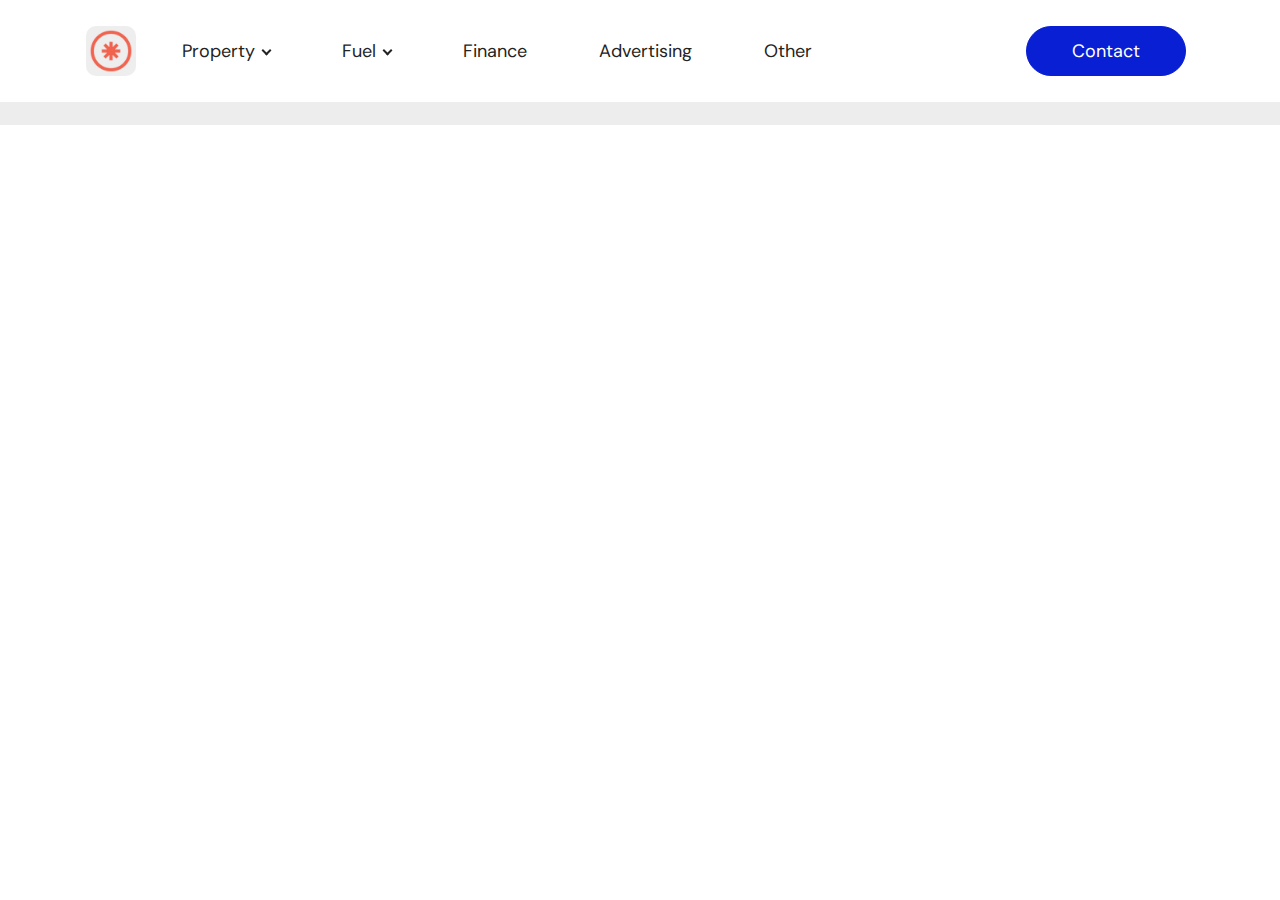
<file: page4.html>
<!DOCTYPE html>
<html  >
<head>
  
  <meta charset="UTF-8">
  <meta http-equiv="X-UA-Compatible" content="IE=edge">
  
  <meta name="viewport" content="width=device-width, initial-scale=1, minimum-scale=1">
  <link rel="shortcut icon" href="assets/images/logo.png" type="image/x-icon">
  <meta name="description" content="">
  
  
  <title>Property Management</title>
  <link rel="stylesheet" href="assets/bootstrap/css/bootstrap.min.css">
  <link rel="stylesheet" href="assets/bootstrap/css/bootstrap-grid.min.css">
  <link rel="stylesheet" href="assets/bootstrap/css/bootstrap-reboot.min.css">
    <link rel="stylesheet" href="assets/popup-overlay-plugin/style.css">
  <link rel="stylesheet" href="assets/dropdown/css/style.css">
  <link rel="stylesheet" href="assets/socicon/css/styles.css">
  <link rel="stylesheet" href="assets/theme/css/style.css">
  <link rel="preload" href="https://fonts.googleapis.com/css?family=DM+Sans:100,200,300,400,500,600,700,800,900,100i,200i,300i,400i,500i,600i,700i,800i,900i&display=swap" as="style" onload="this.onload=null;this.rel='stylesheet'">
  <noscript><link rel="stylesheet" href="https://fonts.googleapis.com/css?family=DM+Sans:100,200,300,400,500,600,700,800,900,100i,200i,300i,400i,500i,600i,700i,800i,900i&display=swap"></noscript>
  <link rel="preload" as="style" href="assets/mobirise/css/mbr-additional.css"><link rel="stylesheet" href="assets/mobirise/css/mbr-additional.css" type="text/css">

  
  
  

</head>
<body>
  
  <section data-bs-version="5.1" class="menu menu01 strategym5 cid-u2KQSuSEaL" once="menu" id="menu01-1e">

    

    <nav class="navbar navbar-dropdown navbar-fixed-top navbar-expand-lg">
        <div class="menu_box container">
            <div class="navbar-brand d-flex">
                <span class="navbar-logo">
                    <a href="index.html">
                        <img src="assets/images/logo.webp" alt="">
                    </a>
                </span>
                
                <button class="navbar-toggler" type="button" data-toggle="collapse" data-bs-toggle="collapse" data-target="#navbarSupportedContent" data-bs-target="#navbarSupportedContent" aria-controls="navbarNavAltMarkup" aria-expanded="false" aria-label="Toggle navigation">
                    <div class="hamburger">
                        <span></span>
                        <span></span>
                        <span></span>
                        <span></span>
                    </div>
                </button>
            </div>
            <div class="collapse navbar-collapse" id="navbarSupportedContent">
                <ul class="navbar-nav nav-dropdown" data-app-modern-menu="true"><li class="nav-item dropdown"><a class="nav-link link text-black dropdown-toggle display-4" href="#features05-5" data-toggle="dropdown-submenu" data-bs-toggle="dropdown" data-bs-auto-close="outside" aria-expanded="false">Property</a><div class="dropdown-menu" aria-labelledby="dropdown-891"><a class="text-black dropdown-item show text-primary display-4" href="page2.html" aria-expanded="false">Construction</a><a class="text-black show dropdown-item text-primary display-4" href="page6.html">Investments</a><a class="text-black show dropdown-item text-primary display-4" href="page4.html">Management</a></div></li><li class="nav-item dropdown"><a class="nav-link link text-black dropdown-toggle display-4" href="#features05-5" data-toggle="dropdown-submenu" data-bs-toggle="dropdown" data-bs-auto-close="outside" aria-expanded="false">Fuel</a><div class="dropdown-menu" aria-labelledby="dropdown-753"><a class="text-black show dropdown-item text-primary display-4" href="page11.html">Lubricants&nbsp;</a><a class="text-black show dropdown-item text-primary display-4" href="page11.html">Petroleum&nbsp;</a><a class="text-black show dropdown-item text-primary display-4" href="page11.html">Retail</a></div></li><li class="nav-item"><a class="nav-link link text-black show text-primary display-4" href="page5.html">Finance</a></li><li class="nav-item"><a class="nav-link link text-black show text-primary display-4" href="page7.html" aria-expanded="false">Advertising</a></li><li class="nav-item"><a class="nav-link link text-black show text-primary display-4" href="page10.html" aria-expanded="false">Other </a></li></ul>
                <div class="mbr-section-btn-main" role="tablist"><a class="btn btn-primary display-4" href="#">Contact</a></div>
                
            </div>
            
        </div>
    </nav>
</section>

<section data-bs-version="5.1" class="talkm5 footer2 cid-utQOIzaUhY" once="footers" id="footer2-1f">

	

	

	<div class="container">
		<div class="media-container-row align-center mbr-white">
			<div class="col-12">
				<p class="mbr-text mb-0 mbr-fonts-style display-4">
					Copyright © 2024 Panico Protopapa. All rights reserved. Unauthorised use and/or duplication of this material without express and written permission from the owner is strictly prohibited. Violations may be addressed through legal action.
				</p>
			</div>
		</div>
	</div>
</section>


<script src="assets/bootstrap/js/bootstrap.bundle.min.js"></script>
  <script src="assets/smoothscroll/smooth-scroll.js"></script>
  <script src="assets/ytplayer/index.js"></script>
      <script src="assets/dropdown/js/navbar-dropdown.js"></script>
  <script src="assets/theme/js/script.js"></script>
  
  
  

</body>
</html>
</file>
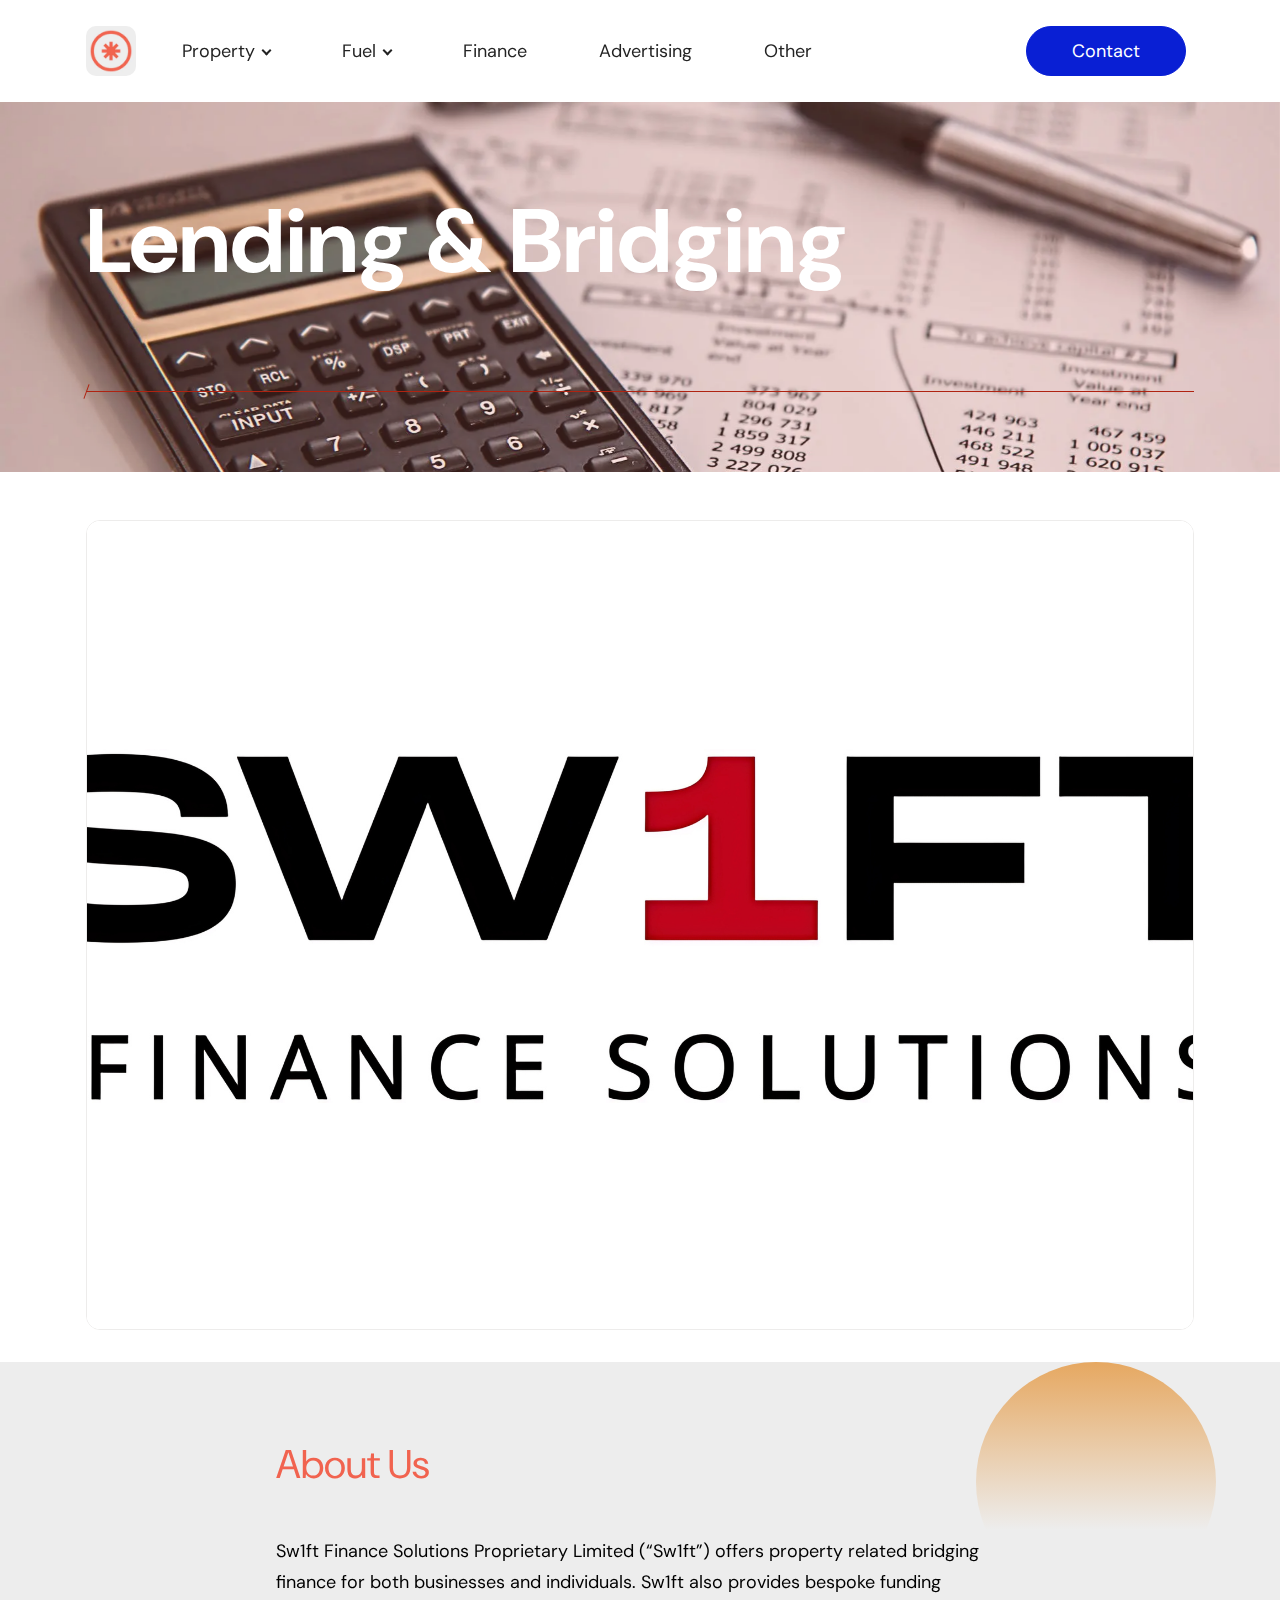
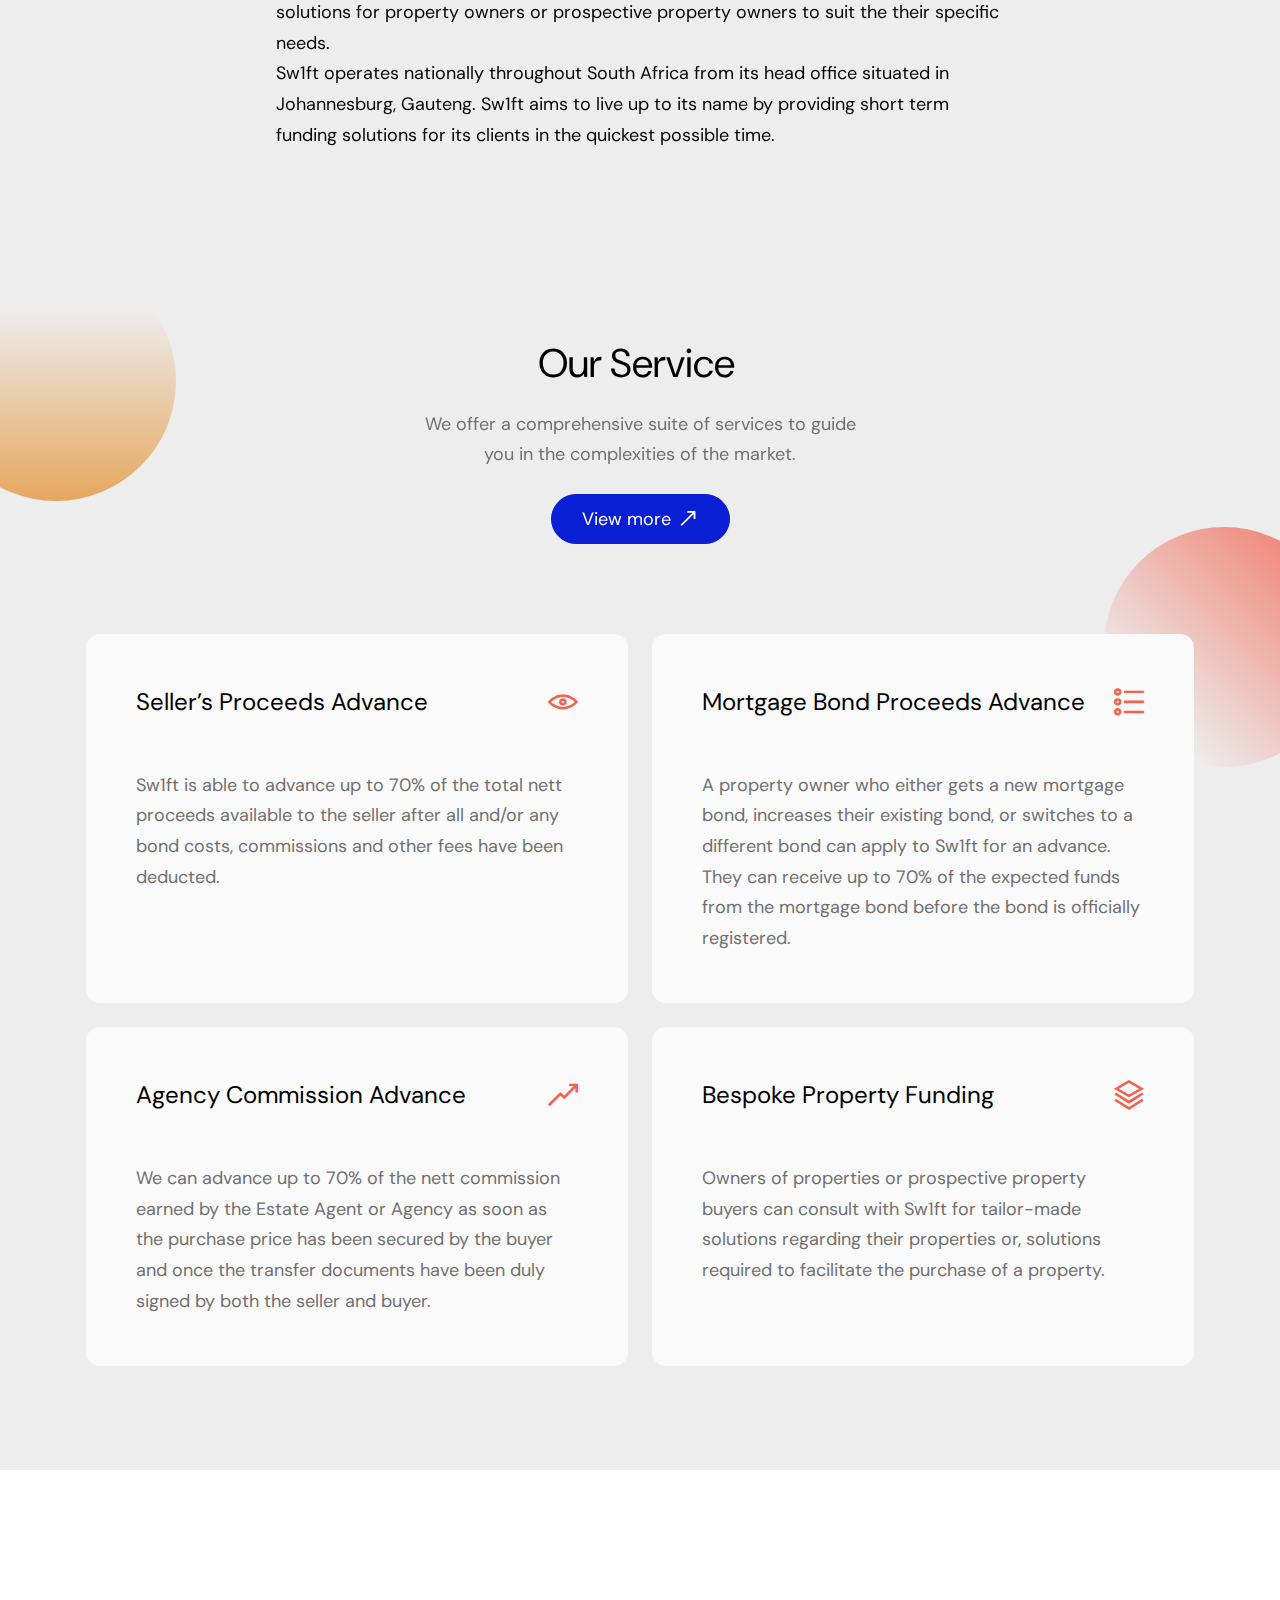
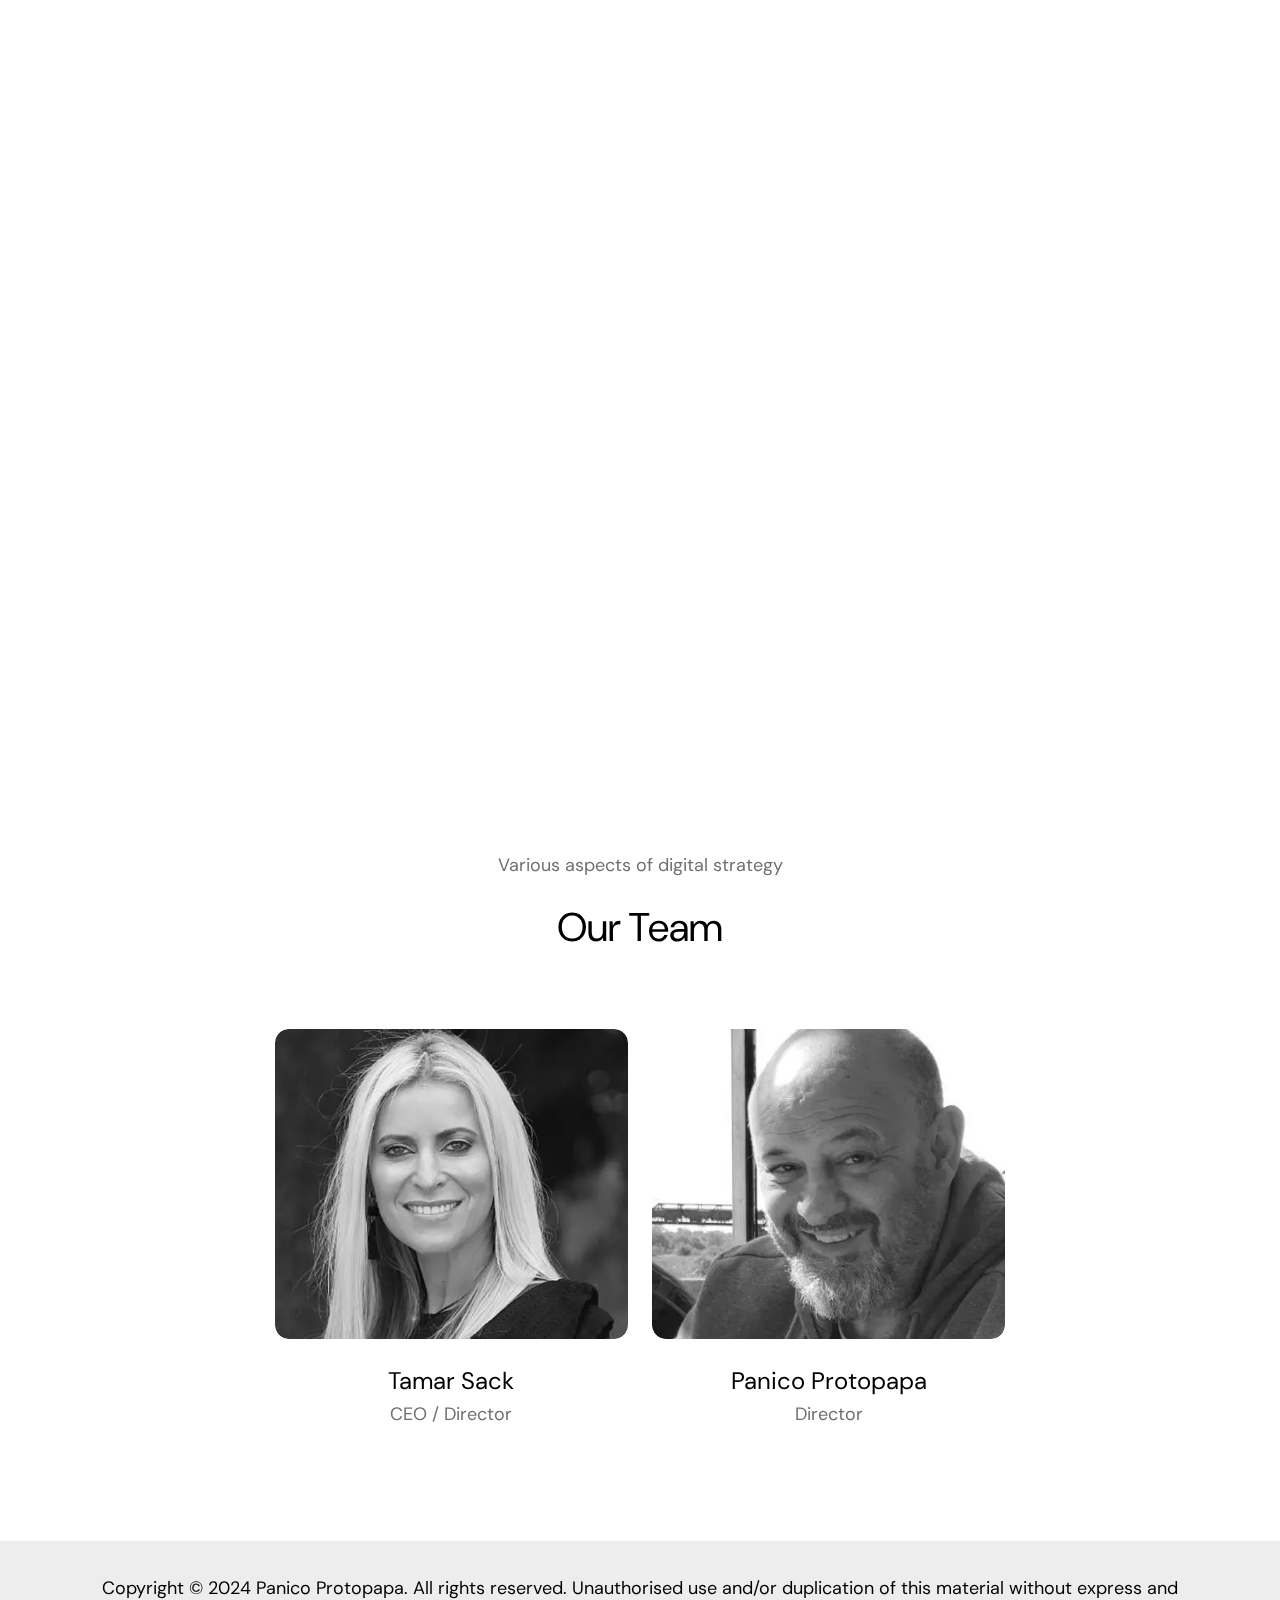
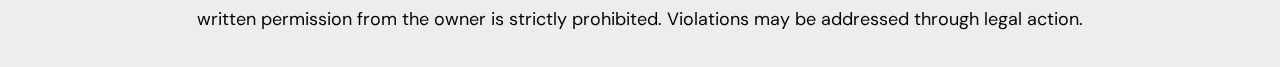
<file: page5.html>
<!DOCTYPE html>
<html  >
<head>
  
  <meta charset="UTF-8">
  <meta http-equiv="X-UA-Compatible" content="IE=edge">
  
  <meta name="viewport" content="width=device-width, initial-scale=1, minimum-scale=1">
  <link rel="shortcut icon" href="assets/images/logo.png" type="image/x-icon">
  <meta name="description" content="">
  
  
  <title>Finance</title>
  <link rel="stylesheet" href="assets/web/assets/mobirise-icons2/mobirise2.css">
  <link rel="stylesheet" href="assets/bootstrap/css/bootstrap.min.css">
  <link rel="stylesheet" href="assets/bootstrap/css/bootstrap-grid.min.css">
  <link rel="stylesheet" href="assets/bootstrap/css/bootstrap-reboot.min.css">
  <link rel="stylesheet" href="assets/parallax/jarallax.css">
    <link rel="stylesheet" href="assets/popup-overlay-plugin/style.css">
  <link rel="stylesheet" href="assets/dropdown/css/style.css">
  <link rel="stylesheet" href="assets/socicon/css/styles.css">
  <link rel="stylesheet" href="assets/theme/css/style.css">
  <link rel="preload" href="https://fonts.googleapis.com/css?family=DM+Sans:100,200,300,400,500,600,700,800,900,100i,200i,300i,400i,500i,600i,700i,800i,900i&display=swap" as="style" onload="this.onload=null;this.rel='stylesheet'">
  <noscript><link rel="stylesheet" href="https://fonts.googleapis.com/css?family=DM+Sans:100,200,300,400,500,600,700,800,900,100i,200i,300i,400i,500i,600i,700i,800i,900i&display=swap"></noscript>
  <link rel="preload" as="style" href="assets/mobirise/css/mbr-additional.css"><link rel="stylesheet" href="assets/mobirise/css/mbr-additional.css" type="text/css">

  
  
  

</head>
<body>
  
  <section data-bs-version="5.1" class="menu menu01 strategym5 cid-u2KQSuSEaL" once="menu" id="menu01-1k">

    

    <nav class="navbar navbar-dropdown navbar-fixed-top navbar-expand-lg">
        <div class="menu_box container">
            <div class="navbar-brand d-flex">
                <span class="navbar-logo">
                    <a href="index.html">
                        <img src="assets/images/logo.webp" alt="">
                    </a>
                </span>
                
                <button class="navbar-toggler" type="button" data-toggle="collapse" data-bs-toggle="collapse" data-target="#navbarSupportedContent" data-bs-target="#navbarSupportedContent" aria-controls="navbarNavAltMarkup" aria-expanded="false" aria-label="Toggle navigation">
                    <div class="hamburger">
                        <span></span>
                        <span></span>
                        <span></span>
                        <span></span>
                    </div>
                </button>
            </div>
            <div class="collapse navbar-collapse" id="navbarSupportedContent">
                <ul class="navbar-nav nav-dropdown" data-app-modern-menu="true"><li class="nav-item dropdown"><a class="nav-link link text-black dropdown-toggle display-4" href="#features05-5" data-toggle="dropdown-submenu" data-bs-toggle="dropdown" data-bs-auto-close="outside" aria-expanded="false">Property</a><div class="dropdown-menu" aria-labelledby="dropdown-891"><a class="text-black dropdown-item show text-primary display-4" href="page2.html" aria-expanded="false">Construction</a><a class="text-black show dropdown-item text-primary display-4" href="page6.html">Investments</a><a class="text-black show dropdown-item text-primary display-4" href="page4.html">Management</a></div></li><li class="nav-item dropdown"><a class="nav-link link text-black dropdown-toggle display-4" href="#features05-5" data-toggle="dropdown-submenu" data-bs-toggle="dropdown" data-bs-auto-close="outside" aria-expanded="false">Fuel</a><div class="dropdown-menu" aria-labelledby="dropdown-753"><a class="text-black show dropdown-item text-primary display-4" href="page11.html">Lubricants&nbsp;</a><a class="text-black show dropdown-item text-primary display-4" href="page11.html">Petroleum&nbsp;</a><a class="text-black show dropdown-item text-primary display-4" href="page11.html">Retail</a></div></li><li class="nav-item"><a class="nav-link link text-black show text-primary display-4" href="page5.html">Finance</a></li><li class="nav-item"><a class="nav-link link text-black show text-primary display-4" href="page7.html" aria-expanded="false">Advertising</a></li><li class="nav-item"><a class="nav-link link text-black show text-primary display-4" href="page10.html" aria-expanded="false">Other </a></li></ul>
                <div class="mbr-section-btn-main" role="tablist"><a class="btn btn-primary display-4" href="#">Contact</a></div>
                
            </div>
            
        </div>
    </nav>
</section>

<section data-bs-version="5.1" class="header02 trustm5 cid-uBGkNl9i8L mbr-parallax-background" id="header02-41">
    

    
    <div class="mbr-overlay" style="opacity: 0.2; background-color: rgb(255, 134, 118);"></div>

    <div class="container">
        <div class="row">
            <div class="col-12">
                <div class="content-wrapper">
                    
                    <h1 class="mbr-section-title mbr-fonts-style display-1"><strong>Lending &amp; Bridging</strong></h1>
                    
                    
                    <div class="border-wrap"></div>
                </div>
            </div>
        </div>
    </div>
</section>

<section data-bs-version="5.1" class="video01 healthm5 cid-uBGncUH4CT" id="image01-45">
    

    
    

    <div class="container">
        <div class="row">
            <div class="col-12">
                <div class="image-wrapper">
                    <img src="assets/images/1.svg" alt="">
                </div>
            </div>
        </div>
    </div>
</section>

<section data-bs-version="5.1" class="article04 strategym5 cid-uu6dUdKU2K" id="article04-1x">
    

    
    

    <div class="container">
        <div class="row">
            <div class="col-12 col-lg-8">
                <div class="content-wrapper">
                    <h2 class="mbr-section-title mbr-fonts-style display-5">
                        About Us</h2>
                    <p class="mbr-text mbr-fonts-style display-4">Sw1ft Finance Solutions Proprietary Limited (“Sw1ft”) offers property related bridging finance for both businesses and individuals. Sw1ft also provides bespoke funding solutions for property owners or prospective property owners to suit the their specific needs.<br>Sw1ft operates nationally throughout South Africa from its head office situated in Johannesburg, Gauteng. Sw1ft aims to live up to its name by providing short term funding solutions for its clients in the quickest possible time.<br><br></p>
                    <div class="decor-wrapper"></div>
                </div>
            </div>
        </div>
    </div>
</section>

<section data-bs-version="5.1" class="features02 strategym5 cid-uu7hc9UAw2" id="features02-22">
    

    
    

    <div class="container">
        <div class="row">
            <div class="col-12 card">
                <div class="content-wrapper">
                    <h2 class="mbr-section-title mbr-fonts-style display-5">Our Service&nbsp;</h2>
                    <div class="text-wrap">
                        <p class="mbr-text mbr-fonts-style display-4">
                            We offer a comprehensive suite of services to guide you in the complexities of
                            the market.
                        </p>
                    </div>
                    <div class="mbr-section-btn"><a class="btn btn-primary display-4" href="https://www.sw1ftfinance.co.za/">
                            <span class="mobi-mbri mobi-mbri-right mbr-iconfont mbr-iconfont-btn"></span>
                            View more
                        </a></div>
                </div>
            </div>
            <div class="item features-without-image col-12 col-lg-6">
                <div class="item-wrapper">
                    <div class="card-box">
                        <div class="title-wrap">
                            <h4 class="item-title mbr-fonts-style display-7">Seller’s Proceeds Advance</h4>
                            <span class="mbr-iconfont mobi-mbri-preview mobi-mbri"></span>
                        </div>
                        <p class="item-text mbr-fonts-style display-4">
                            Sw1ft is able to advance up to 70% of the total nett proceeds available to the seller after all and/or any bond costs, commissions and other fees have been deducted.
                        </p>
                    </div>
                </div>
            </div>
            <div class="item features-without-image col-12 col-lg-6">
                <div class="item-wrapper">
                    <div class="card-box">
                        <div class="title-wrap">
                            <h4 class="item-title mbr-fonts-style display-7">Mortgage Bond Proceeds Advance</h4>
                            <span class="mbr-iconfont mobi-mbri-bulleted-list mobi-mbri"></span>
                        </div>
                        <p class="item-text mbr-fonts-style display-4">
                            A property owner who either gets a new mortgage bond, increases their existing bond, or switches to a different bond can apply to Sw1ft for an advance. They can receive up to 70% of the expected funds from the mortgage bond before the bond is officially registered. 
                        </p>
                    </div>
                </div>
            </div>
            <div class="item features-without-image col-12 col-lg-6">
                <div class="item-wrapper">
                    <div class="card-box">
                        <div class="title-wrap">
                            <h4 class="item-title mbr-fonts-style display-7">Agency Commission Advance</h4>
                            <span class="mbr-iconfont mobi-mbri-growing-chart mobi-mbri"></span>
                        </div>
                        <p class="item-text mbr-fonts-style display-4">
                            We can advance up to 70% of the nett commission earned by the Estate Agent or Agency as soon as the purchase price has been secured by the buyer and once the transfer documents have been duly signed by both the seller and buyer.
                        </p>
                    </div>
                </div>
            </div>
            <div class="item features-without-image col-12 col-lg-6">
                <div class="item-wrapper">
                    <div class="card-box">
                        <div class="title-wrap">
                            <h4 class="item-title mbr-fonts-style display-7">Bespoke Property Funding&nbsp;</h4>
                            <span class="mbr-iconfont mobi-mbri-layers mobi-mbri"></span>
                        </div>
                        <p class="item-text mbr-fonts-style display-4">
                            Owners of properties or prospective property buyers can consult with Sw1ft for tailor-made solutions regarding their properties or, solutions required to facilitate the purchase of a property.
                        </p>
                    </div>
                </div>
            </div>
        </div>
    </div>
</section>

<section data-bs-version="5.1" class="image01 decorm5 cid-uu8SADKqTc mbr-fullscreen mbr-parallax-background" id="image01-3h">
    

    
    

    <div class="container-fluid">
        <div class="row">
            <div class="col-12">
                <div class="image-wrap"></div>
            </div>
        </div>
    </div>
</section>

<section data-bs-version="5.1" class="features05 strategym5 cid-uu5Rk80ie1" id="features05-1s">
    

    
    

    <div class="container">
        <div class="row">
            <div class="col-12 card">
                <div class="title-wrapper">
                    <p class="mbr-desc mbr-fonts-style display-4">
                        Various aspects of digital strategy
                    </p>
                    <h2 class="mbr-section-title mbr-fonts-style display-5">Our Team</h2>
                </div>
            </div>
            
            <div class="item features-image col-12 col-lg-4 active">
                <div class="item-wrapper">
                    <div class="item-img">
                        <img src="assets/images/tamar-sack-500x500.webp" alt="" title="">
                    </div>
                    <div class="item-content">
                        <h4 class="item-name mbr-fonts-style display-7">
                            Tamar Sack</h4>
                        <p class="item-role mbr-fonts-style display-4">
                            CEO / Director<br></p>
                        
                    </div>
                </div>
            </div><div class="item features-image col-12 col-lg-4">
                <div class="item-wrapper">
                    <div class="item-img">
                        <img src="assets/images/panico-protopapa-400x400.webp" alt="" title="" data-slide-to="1" data-bs-slide-to="2">
                    </div>
                    <div class="item-content">
                        <h4 class="item-name mbr-fonts-style display-7">Panico Protopapa</h4>
                        <p class="item-role mbr-fonts-style display-4">Director<br></p>
                        
                    </div>
                </div>
            </div>
            
        </div>
    </div>
</section>

<section data-bs-version="5.1" class="talkm5 footer2 cid-utQOIzaUhY" once="footers" id="footer2-1l">

	

	

	<div class="container">
		<div class="media-container-row align-center mbr-white">
			<div class="col-12">
				<p class="mbr-text mb-0 mbr-fonts-style display-4">
					Copyright © 2024 Panico Protopapa. All rights reserved. Unauthorised use and/or duplication of this material without express and written permission from the owner is strictly prohibited. Violations may be addressed through legal action.
				</p>
			</div>
		</div>
	</div>
</section>


<script src="assets/bootstrap/js/bootstrap.bundle.min.js"></script>
  <script src="assets/parallax/jarallax.js"></script>
  <script src="assets/smoothscroll/smooth-scroll.js"></script>
  <script src="assets/ytplayer/index.js"></script>
      <script src="assets/dropdown/js/navbar-dropdown.js"></script>
  <script src="assets/theme/js/script.js"></script>
  
  
  

</body>
</html>
</file>
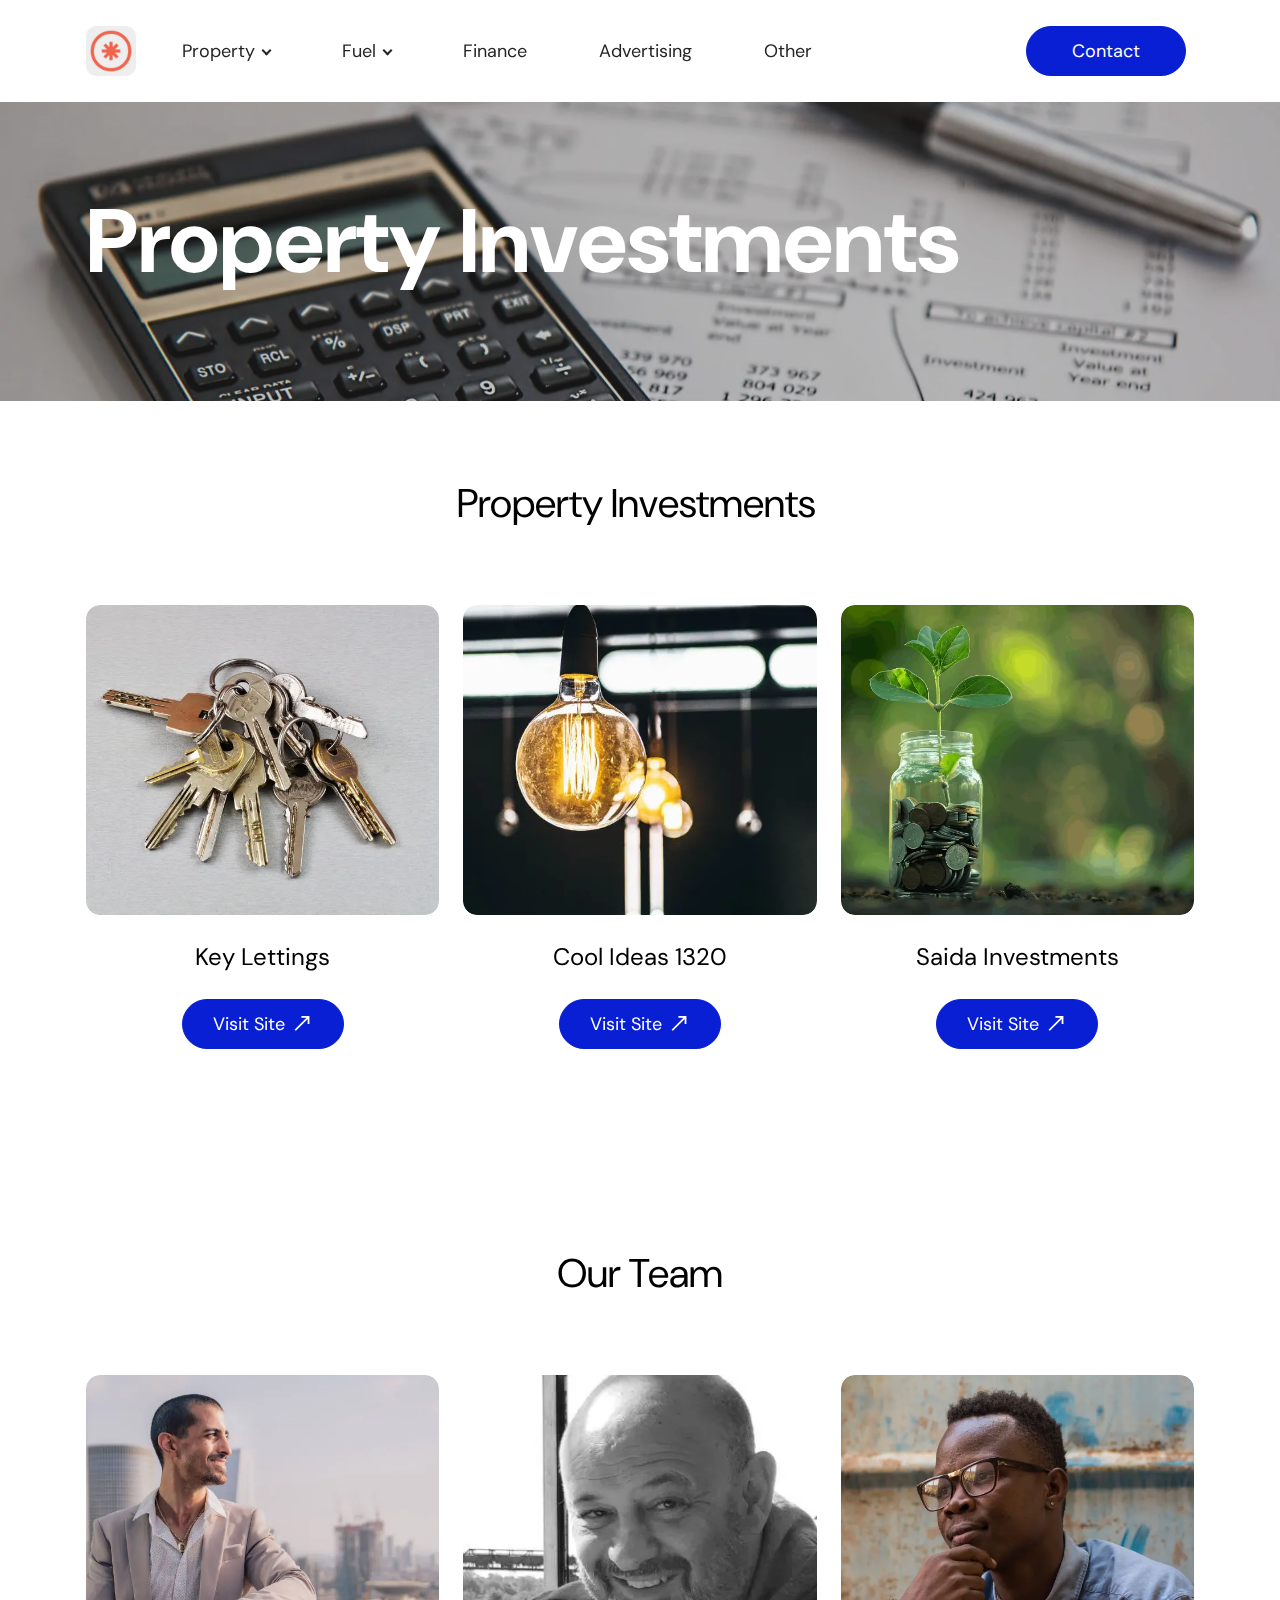
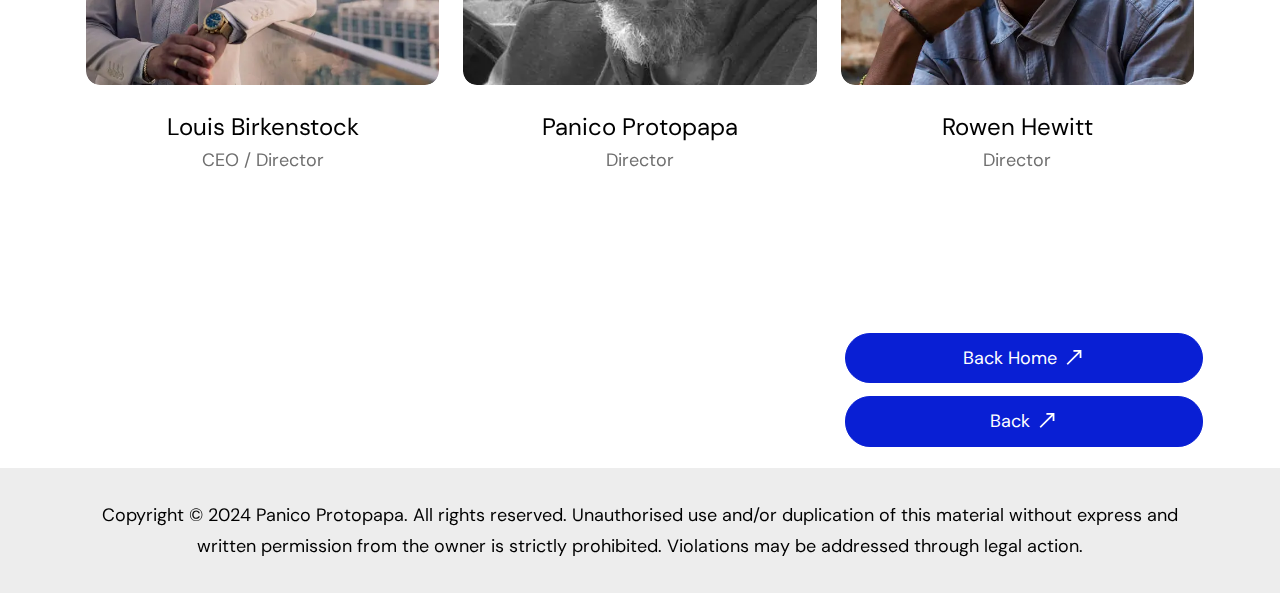
<file: page6.html>
<!DOCTYPE html>
<html  >
<head>
  
  <meta charset="UTF-8">
  <meta http-equiv="X-UA-Compatible" content="IE=edge">
  
  <meta name="viewport" content="width=device-width, initial-scale=1, minimum-scale=1">
  <link rel="shortcut icon" href="assets/images/logo.png" type="image/x-icon">
  <meta name="description" content="">
  
  
  <title>Property Investments</title>
  <link rel="stylesheet" href="assets/web/assets/mobirise-icons2/mobirise2.css">
  <link rel="stylesheet" href="assets/bootstrap/css/bootstrap.min.css">
  <link rel="stylesheet" href="assets/bootstrap/css/bootstrap-grid.min.css">
  <link rel="stylesheet" href="assets/bootstrap/css/bootstrap-reboot.min.css">
  <link rel="stylesheet" href="assets/parallax/jarallax.css">
    <link rel="stylesheet" href="assets/popup-overlay-plugin/style.css">
  <link rel="stylesheet" href="assets/dropdown/css/style.css">
  <link rel="stylesheet" href="assets/socicon/css/styles.css">
  <link rel="stylesheet" href="assets/theme/css/style.css">
  <link rel="preload" href="https://fonts.googleapis.com/css?family=DM+Sans:100,200,300,400,500,600,700,800,900,100i,200i,300i,400i,500i,600i,700i,800i,900i&display=swap" as="style" onload="this.onload=null;this.rel='stylesheet'">
  <noscript><link rel="stylesheet" href="https://fonts.googleapis.com/css?family=DM+Sans:100,200,300,400,500,600,700,800,900,100i,200i,300i,400i,500i,600i,700i,800i,900i&display=swap"></noscript>
  <link rel="preload" as="style" href="assets/mobirise/css/mbr-additional.css"><link rel="stylesheet" href="assets/mobirise/css/mbr-additional.css" type="text/css">

  
  
  

</head>
<body>
  
  <section data-bs-version="5.1" class="menu menu01 strategym5 cid-uu7pePWm0R" once="menu" id="menu01-23">

    

    <nav class="navbar navbar-dropdown navbar-fixed-top navbar-expand-lg">
        <div class="menu_box container">
            <div class="navbar-brand d-flex">
                <span class="navbar-logo">
                    <a href="index.html">
                        <img src="assets/images/logo.webp" alt="">
                    </a>
                </span>
                
                <button class="navbar-toggler" type="button" data-toggle="collapse" data-bs-toggle="collapse" data-target="#navbarSupportedContent" data-bs-target="#navbarSupportedContent" aria-controls="navbarNavAltMarkup" aria-expanded="false" aria-label="Toggle navigation">
                    <div class="hamburger">
                        <span></span>
                        <span></span>
                        <span></span>
                        <span></span>
                    </div>
                </button>
            </div>
            <div class="collapse navbar-collapse" id="navbarSupportedContent">
                <ul class="navbar-nav nav-dropdown" data-app-modern-menu="true"><li class="nav-item dropdown"><a class="nav-link link text-black dropdown-toggle display-4" href="#features05-5" data-toggle="dropdown-submenu" data-bs-toggle="dropdown" data-bs-auto-close="outside" aria-expanded="false">Property</a><div class="dropdown-menu" aria-labelledby="dropdown-891"><a class="text-black dropdown-item show text-primary display-4" href="page2.html" aria-expanded="false">Construction</a><a class="text-black show dropdown-item text-primary display-4" href="page6.html">Investments</a><a class="text-black show dropdown-item text-primary display-4" href="page4.html">Management</a></div></li><li class="nav-item dropdown"><a class="nav-link link text-black dropdown-toggle display-4" href="#features05-5" data-toggle="dropdown-submenu" data-bs-toggle="dropdown" data-bs-auto-close="outside" aria-expanded="false">Fuel</a><div class="dropdown-menu" aria-labelledby="dropdown-753"><a class="text-black show dropdown-item text-primary display-4" href="page11.html">Lubricants&nbsp;</a><a class="text-black show dropdown-item text-primary display-4" href="page11.html">Petroleum&nbsp;</a><a class="text-black show dropdown-item text-primary display-4" href="page11.html">Retail</a></div></li><li class="nav-item"><a class="nav-link link text-black show text-primary display-4" href="page5.html">Finance</a></li><li class="nav-item"><a class="nav-link link text-black show text-primary display-4" href="page7.html" aria-expanded="false">Advertising</a></li><li class="nav-item"><a class="nav-link link text-black show text-primary display-4" href="page10.html" aria-expanded="false">Other </a></li></ul>
                <div class="mbr-section-btn-main" role="tablist"><a class="btn btn-primary display-4" href="#">Contact</a></div>
                
            </div>
            
        </div>
    </nav>
</section>

<section data-bs-version="5.1" class="header02 trustm5 cid-uu8HeO0lFW mbr-parallax-background" id="header02-2z">
    

    
    <div class="mbr-overlay" style="opacity: 0.3; background-color: rgb(69, 69, 69);"></div>

    <div class="container">
        <div class="row">
            <div class="col-12">
                <div class="content-wrapper">
                    
                    <h1 class="mbr-section-title mbr-fonts-style display-1">
                        <strong>Property Investments</strong></h1>
                    
                    
                    
                </div>
            </div>
        </div>
    </div>
</section>

<section data-bs-version="5.1" class="features05 strategym5 cid-uBGkb9PiPC" id="features05-40">
    

    
    

    <div class="container">
        <div class="row">
            <div class="col-12 card">
                <div class="title-wrapper">
                    
                    <h2 class="mbr-section-title mbr-fonts-style display-5">Property Investments&nbsp;</h2>
                </div>
            </div>
            
            <div class="item features-image col-12 col-lg-4 active">
                <div class="item-wrapper">
                    <div class="item-img">
                        <img src="assets/images/mbr-818x544.webp" alt="" title="" data-slide-to="0" data-bs-slide-to="0">
                    </div>
                    <div class="item-content">
                        <h4 class="item-name mbr-fonts-style display-7">Key Lettings</h4>
                        
                        <div class="mbr-section-btn"><a href="https://www.sw1ftfinance.co.za/" class="btn item-btn btn-primary display-4" target="_blank">
                                <span class="mobi-mbri mobi-mbri-right mbr-iconfont mbr-iconfont-btn"></span>
                                Visit Site</a></div>
                    </div>
                </div>
            </div><div class="item features-image col-12 col-lg-4">
                <div class="item-wrapper">
                    <div class="item-img">
                        <img src="assets/images/mbr-818x460.webp" alt="" title="" data-slide-to="1" data-bs-slide-to="1">
                    </div>
                    <div class="item-content">
                        <h4 class="item-name mbr-fonts-style display-7">Cool Ideas 1320</h4>
                        
                        <div class="mbr-section-btn"><a href="https://www.sw1ftfinance.co.za/" class="btn item-btn btn-primary display-4" target="_blank">
                                <span class="mobi-mbri mobi-mbri-right mbr-iconfont mbr-iconfont-btn"></span>
                                Visit Site</a></div>
                    </div>
                </div>
            </div><div class="item features-image col-12 col-lg-4">
                <div class="item-wrapper">
                    <div class="item-img">
                        <img src="assets/images/mbr-818x569.webp" alt="" title="" data-slide-to="2" data-bs-slide-to="2">
                    </div>
                    <div class="item-content">
                        <h4 class="item-name mbr-fonts-style display-7">Saida Investments</h4>
                        
                        <div class="mbr-section-btn"><a href="https://www.sw1ftfinance.co.za/" class="btn item-btn btn-primary display-4" target="_blank">
                                <span class="mobi-mbri mobi-mbri-right mbr-iconfont mbr-iconfont-btn"></span>
                                Visit Site</a></div>
                    </div>
                </div>
            </div>
            
        </div>
    </div>
</section>

<section data-bs-version="5.1" class="features05 strategym5 cid-uu7peTnfnY" id="features05-27">
    

    
    

    <div class="container">
        <div class="row">
            <div class="col-12 card">
                <div class="title-wrapper">
                    
                    <h2 class="mbr-section-title mbr-fonts-style display-5">Our Team</h2>
                </div>
            </div>
            
            <div class="item features-image col-12 col-lg-4 active">
                <div class="item-wrapper">
                    <div class="item-img">
                        <img src="assets/images/mbr-826x551.webp" alt="" title="">
                    </div>
                    <div class="item-content">
                        <h4 class="item-name mbr-fonts-style display-7">
                            Louis Birkenstock</h4>
                        <p class="item-role mbr-fonts-style display-4">
                            CEO / Director<br></p>
                        
                    </div>
                </div>
            </div><div class="item features-image col-12 col-lg-4">
                <div class="item-wrapper">
                    <div class="item-img">
                        <img src="assets/images/panico-protopapa-400x400.webp" alt="" title="" data-slide-to="1" data-bs-slide-to="2">
                    </div>
                    <div class="item-content">
                        <h4 class="item-name mbr-fonts-style display-7">Panico Protopapa</h4>
                        <p class="item-role mbr-fonts-style display-4">Director<br></p>
                        
                    </div>
                </div>
            </div><div class="item features-image col-12 col-lg-4">
                <div class="item-wrapper">
                    <div class="item-img">
                        <img src="assets/images/mbr-1-826x551.webp" alt="" title="" data-slide-to="2" data-bs-slide-to="3">
                    </div>
                    <div class="item-content">
                        <h4 class="item-name mbr-fonts-style display-7">Rowen Hewitt</h4>
                        <p class="item-role mbr-fonts-style display-4">Director<br></p>
                        
                    </div>
                </div>
            </div>
            
        </div>
    </div>
</section>

<section data-bs-version="5.1" class="content1 industrym4_content1 cid-uu8KgRBIoR" id="content001-35">

	
    


	

	<div class="container">
		<div class="row">
			<div class="col-lg-7 col-md-12">
				<div class="content-wrapper align-left">
					
					
				</div>
			</div>
			<div class="col-lg-4 col-md-6 col-12">
				<div class="content-wrapper align-left">
					
					<div class="mbr-section-btn pt-4"><a class="btn btn-lg btn-primary display-4" href="index.html"><span class="mobi-mbri mobi-mbri-right mbr-iconfont mbr-iconfont-btn"></span>Back Home</a> <a class="btn btn-lg btn-primary display-4" href="page8.html"><span class="mobi-mbri mobi-mbri-right mbr-iconfont mbr-iconfont-btn"></span>Back</a></div>
				</div>
			</div>
		</div>
	</div>
</section>

<section data-bs-version="5.1" class="talkm5 footer2 cid-uu7peUQudw" once="footers" id="footer2-29">

	

	

	<div class="container">
		<div class="media-container-row align-center mbr-white">
			<div class="col-12">
				<p class="mbr-text mb-0 mbr-fonts-style display-4">
					Copyright © 2024 Panico Protopapa. All rights reserved. Unauthorised use and/or duplication of this material without express and written permission from the owner is strictly prohibited. Violations may be addressed through legal action.
				</p>
			</div>
		</div>
	</div>
</section>


<script src="assets/bootstrap/js/bootstrap.bundle.min.js"></script>
  <script src="assets/parallax/jarallax.js"></script>
  <script src="assets/smoothscroll/smooth-scroll.js"></script>
  <script src="assets/ytplayer/index.js"></script>
      <script src="assets/dropdown/js/navbar-dropdown.js"></script>
  <script src="assets/theme/js/script.js"></script>
  
  
  

</body>
</html>
</file>
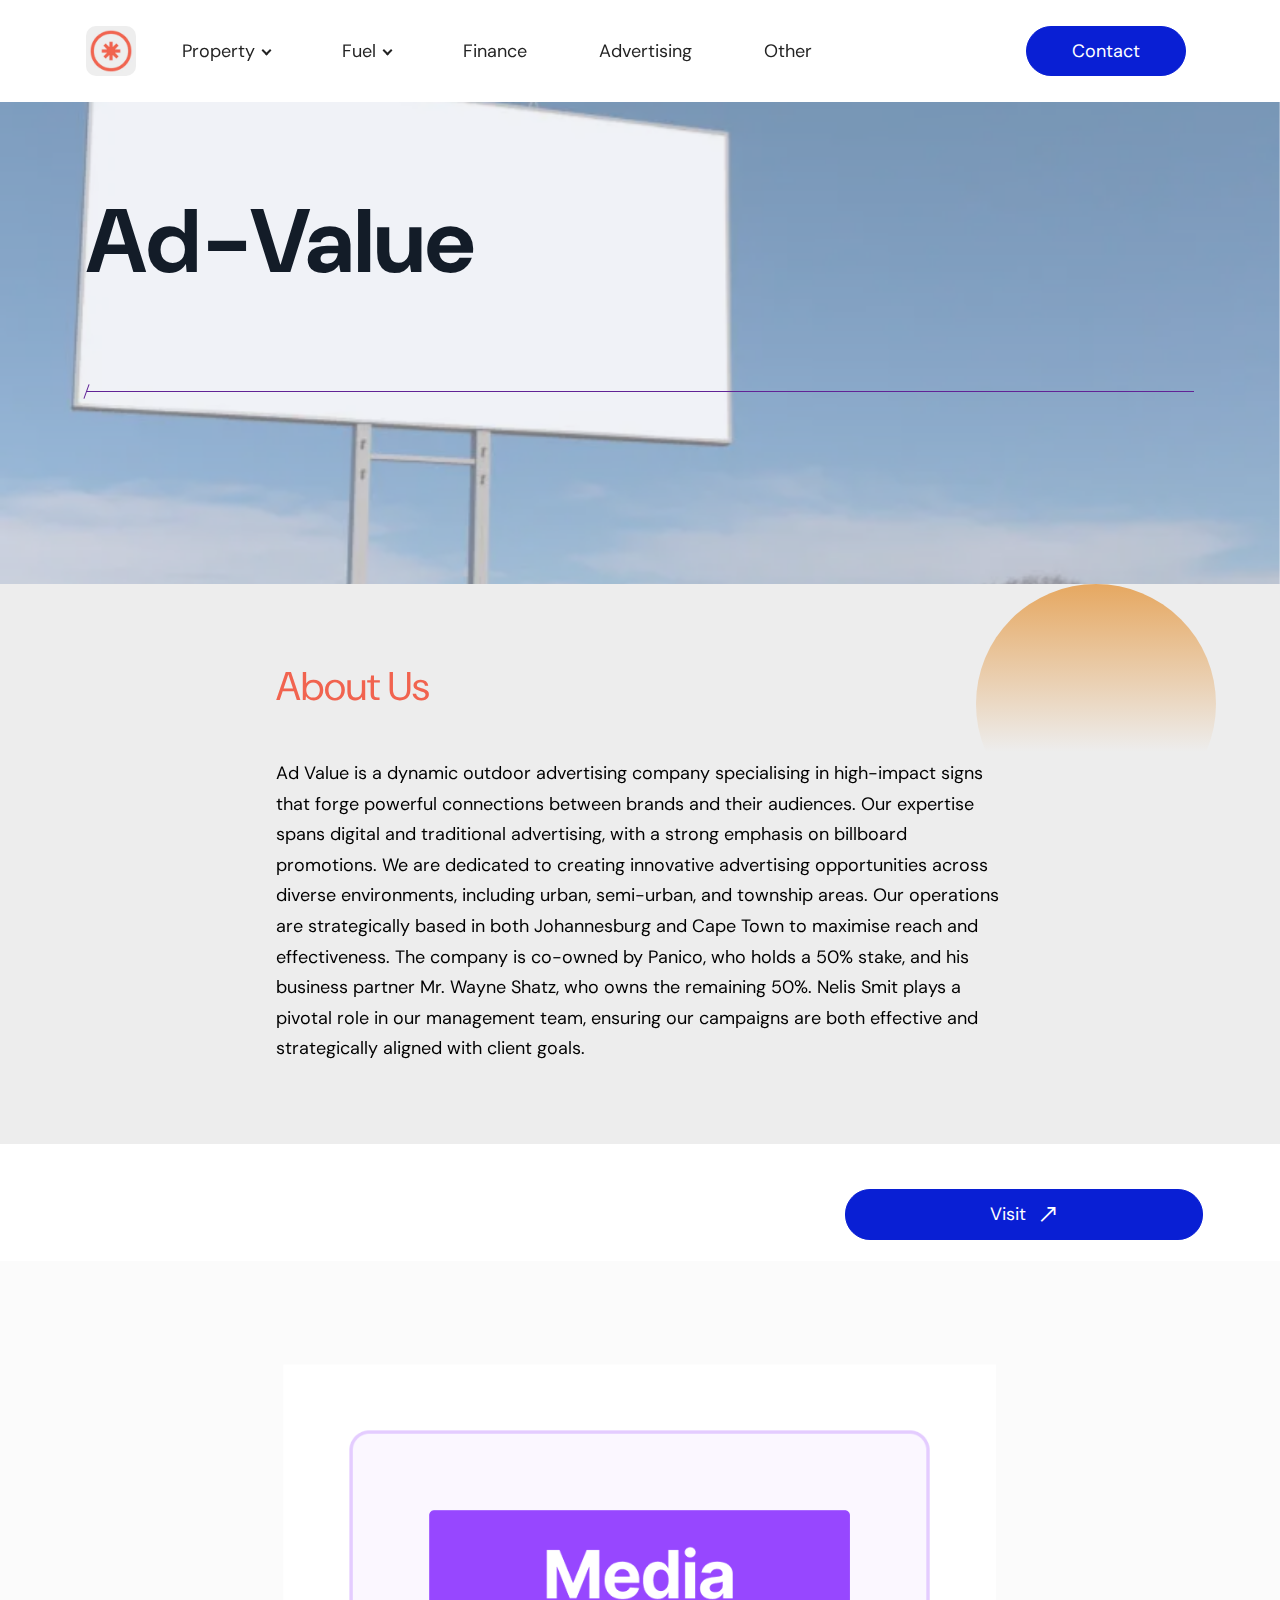
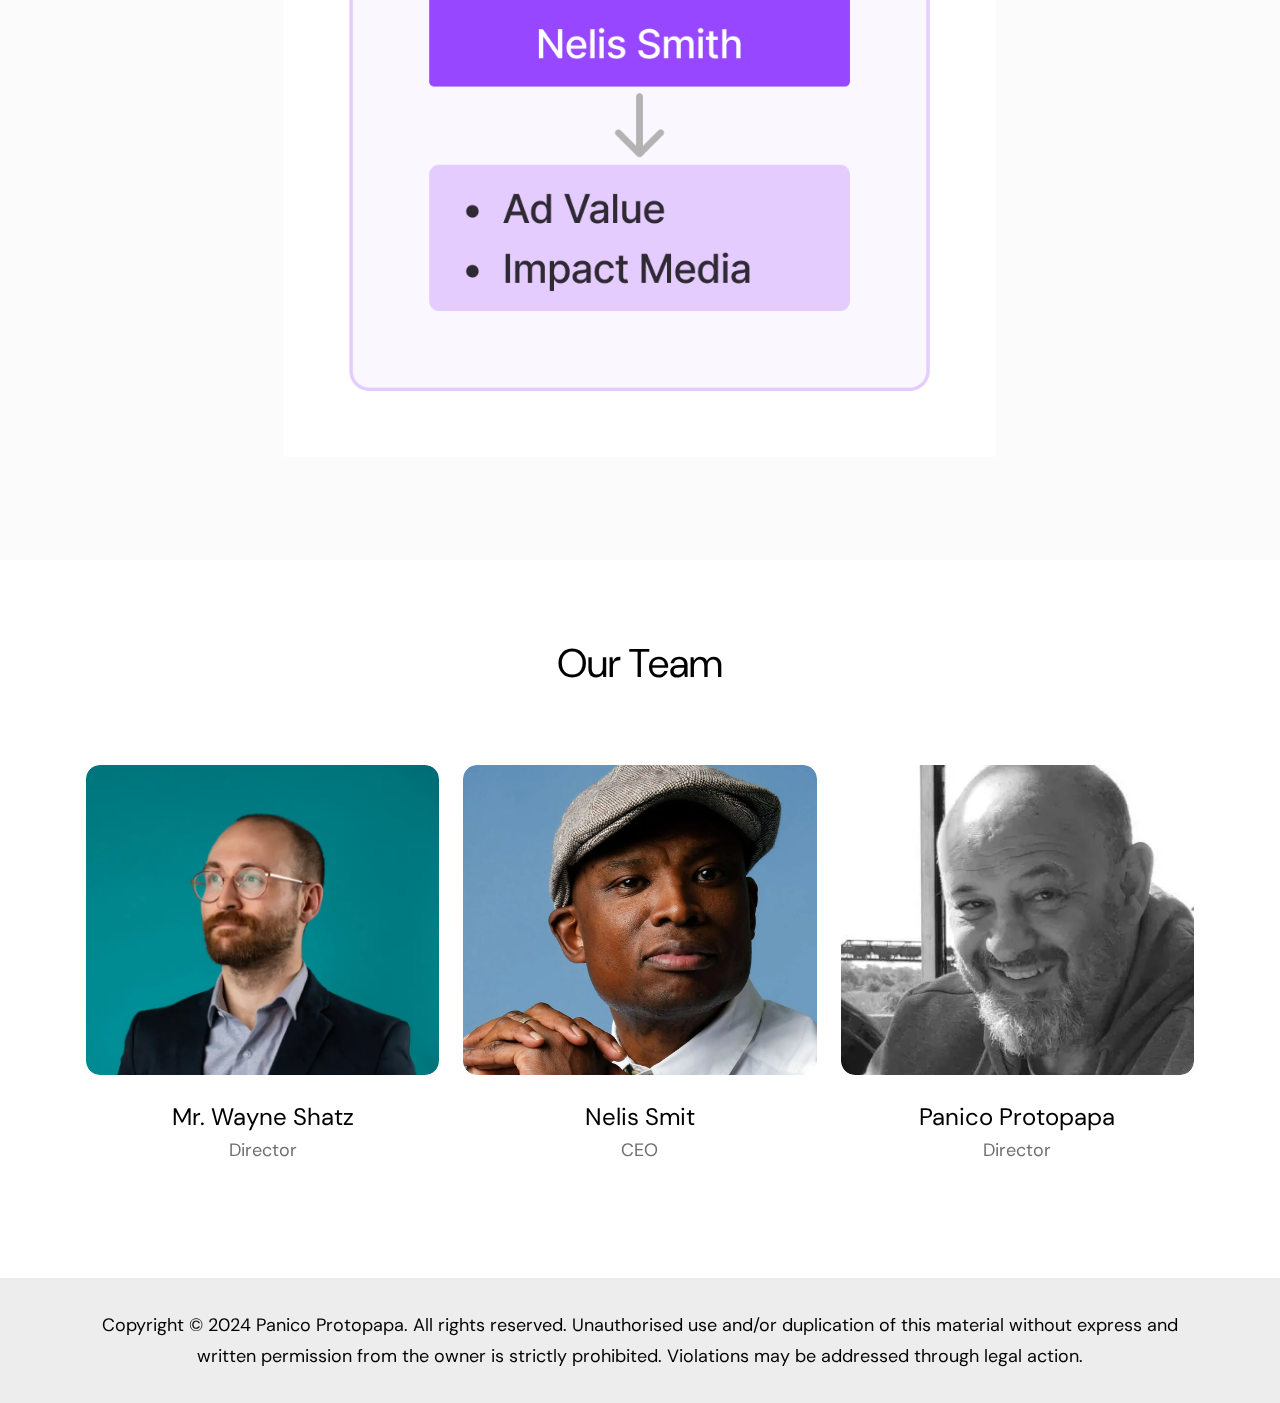
<file: page7.html>
<!DOCTYPE html>
<html  >
<head>
  
  <meta charset="UTF-8">
  <meta http-equiv="X-UA-Compatible" content="IE=edge">
  
  <meta name="viewport" content="width=device-width, initial-scale=1, minimum-scale=1">
  <link rel="shortcut icon" href="assets/images/logo.png" type="image/x-icon">
  <meta name="description" content="">
  
  
  <title>Ad Value</title>
  <link rel="stylesheet" href="assets/web/assets/mobirise-icons2/mobirise2.css">
  <link rel="stylesheet" href="assets/bootstrap/css/bootstrap.min.css">
  <link rel="stylesheet" href="assets/bootstrap/css/bootstrap-grid.min.css">
  <link rel="stylesheet" href="assets/bootstrap/css/bootstrap-reboot.min.css">
  <link rel="stylesheet" href="assets/parallax/jarallax.css">
    <link rel="stylesheet" href="assets/popup-overlay-plugin/style.css">
  <link rel="stylesheet" href="assets/dropdown/css/style.css">
  <link rel="stylesheet" href="assets/socicon/css/styles.css">
  <link rel="stylesheet" href="assets/theme/css/style.css">
  <link rel="preload" href="https://fonts.googleapis.com/css?family=DM+Sans:100,200,300,400,500,600,700,800,900,100i,200i,300i,400i,500i,600i,700i,800i,900i&display=swap" as="style" onload="this.onload=null;this.rel='stylesheet'">
  <noscript><link rel="stylesheet" href="https://fonts.googleapis.com/css?family=DM+Sans:100,200,300,400,500,600,700,800,900,100i,200i,300i,400i,500i,600i,700i,800i,900i&display=swap"></noscript>
  <link rel="preload" as="style" href="assets/mobirise/css/mbr-additional.css"><link rel="stylesheet" href="assets/mobirise/css/mbr-additional.css" type="text/css">

  
  
  

</head>
<body>
  
  <section data-bs-version="5.1" class="menu menu01 strategym5 cid-uu7Il4ydlq" once="menu" id="menu01-2b">

    

    <nav class="navbar navbar-dropdown navbar-fixed-top navbar-expand-lg">
        <div class="menu_box container">
            <div class="navbar-brand d-flex">
                <span class="navbar-logo">
                    <a href="index.html">
                        <img src="assets/images/logo.webp" alt="">
                    </a>
                </span>
                
                <button class="navbar-toggler" type="button" data-toggle="collapse" data-bs-toggle="collapse" data-target="#navbarSupportedContent" data-bs-target="#navbarSupportedContent" aria-controls="navbarNavAltMarkup" aria-expanded="false" aria-label="Toggle navigation">
                    <div class="hamburger">
                        <span></span>
                        <span></span>
                        <span></span>
                        <span></span>
                    </div>
                </button>
            </div>
            <div class="collapse navbar-collapse" id="navbarSupportedContent">
                <ul class="navbar-nav nav-dropdown" data-app-modern-menu="true"><li class="nav-item dropdown"><a class="nav-link link text-black dropdown-toggle display-4" href="#features05-5" data-toggle="dropdown-submenu" data-bs-toggle="dropdown" data-bs-auto-close="outside" aria-expanded="false">Property</a><div class="dropdown-menu" aria-labelledby="dropdown-891"><a class="text-black dropdown-item show text-primary display-4" href="page2.html" aria-expanded="false">Construction</a><a class="text-black show dropdown-item text-primary display-4" href="page6.html">Investments</a><a class="text-black show dropdown-item text-primary display-4" href="page4.html">Management</a></div></li><li class="nav-item dropdown"><a class="nav-link link text-black dropdown-toggle display-4" href="#features05-5" data-toggle="dropdown-submenu" data-bs-toggle="dropdown" data-bs-auto-close="outside" aria-expanded="false">Fuel</a><div class="dropdown-menu" aria-labelledby="dropdown-753"><a class="text-black show dropdown-item text-primary display-4" href="page11.html">Lubricants&nbsp;</a><a class="text-black show dropdown-item text-primary display-4" href="page11.html">Petroleum&nbsp;</a><a class="text-black show dropdown-item text-primary display-4" href="page11.html">Retail</a></div></li><li class="nav-item"><a class="nav-link link text-black show text-primary display-4" href="page5.html">Finance</a></li><li class="nav-item"><a class="nav-link link text-black show text-primary display-4" href="page7.html" aria-expanded="false">Advertising</a></li><li class="nav-item"><a class="nav-link link text-black show text-primary display-4" href="page10.html" aria-expanded="false">Other </a></li></ul>
                <div class="mbr-section-btn-main" role="tablist"><a class="btn btn-primary display-4" href="#">Contact</a></div>
                
            </div>
            
        </div>
    </nav>
</section>

<section data-bs-version="5.1" class="header02 trustm5 cid-uBGnLWErSP mbr-parallax-background" id="header02-46">
    

    
    <div class="mbr-overlay" style="opacity: 0.5; background-color: rgb(225, 229, 240);"></div>

    <div class="container">
        <div class="row">
            <div class="col-12">
                <div class="content-wrapper">
                    
                    <h1 class="mbr-section-title mbr-fonts-style display-1"><strong>Ad-Value</strong></h1>
                    
                    
                    <div class="border-wrap"></div>
                </div>
            </div>
        </div>
    </div>
</section>

<section data-bs-version="5.1" class="article04 strategym5 cid-uu7Il6ALgj" id="article04-2d">
    

    
    

    <div class="container">
        <div class="row">
            <div class="col-12 col-lg-8">
                <div class="content-wrapper">
                    <h2 class="mbr-section-title mbr-fonts-style display-5">
                        About Us</h2>
                    <p class="mbr-text mbr-fonts-style display-4">Ad Value is a dynamic outdoor advertising company specialising in high-impact signs that forge powerful connections between brands and their audiences. Our expertise spans digital and traditional advertising, with a strong emphasis on billboard promotions. We are dedicated to creating innovative advertising opportunities across diverse environments, including urban, semi-urban, and township areas. Our operations are strategically based in both Johannesburg and Cape Town to maximise reach and effectiveness. The company is co-owned by Panico, who holds a 50% stake, and his business partner Mr. Wayne Shatz, who owns the remaining 50%. Nelis Smit plays a pivotal role in our management team, ensuring our campaigns are both effective and strategically aligned with client goals.<br></p>
                    <div class="decor-wrapper"></div>
                </div>
            </div>
        </div>
    </div>
</section>

<section data-bs-version="5.1" class="content1 industrym4_content1 cid-uu7NJEL8ze" id="content001-2i">

	
    


	

	<div class="container">
		<div class="row">
			<div class="col-lg-7 col-md-12">
				<div class="content-wrapper align-left">
					
					
				</div>
			</div>
			<div class="col-lg-4 col-md-6 col-12">
				<div class="content-wrapper align-left">
					
					<div class="mbr-section-btn pt-4"><a class="btn btn-lg btn-primary display-4" href="https://advalue.co.za/"><span class="mobi-mbri mobi-mbri-right mbr-iconfont mbr-iconfont-btn"></span>Visit&nbsp;</a></div>
				</div>
			</div>
		</div>
	</div>
</section>

<section data-bs-version="5.1" class="image01 decorm5 cid-uu8SIHfZoX mbr-fullscreen" id="image01-3i">
    

    
    

    <div class="container-fluid">
        <div class="row">
            <div class="col-12">
                <div class="image-wrap"></div>
            </div>
        </div>
    </div>
</section>

<section data-bs-version="5.1" class="features05 strategym5 cid-uu7Il7uCjB" id="features05-2f">
    

    
    

    <div class="container">
        <div class="row">
            <div class="col-12 card">
                <div class="title-wrapper">
                    
                    <h2 class="mbr-section-title mbr-fonts-style display-5">Our Team</h2>
                </div>
            </div>
            
            <div class="item features-image col-12 col-lg-4 active">
                <div class="item-wrapper">
                    <div class="item-img">
                        <img src="assets/images/image16.webp" alt="" title="" data-slide-to="0" data-bs-slide-to="0">
                    </div>
                    <div class="item-content">
                        <h4 class="item-name mbr-fonts-style display-7">Mr. Wayne Shatz</h4>
                        <p class="item-role mbr-fonts-style display-4">Director<br></p>
                        
                    </div>
                </div>
            </div><div class="item features-image col-12 col-lg-4">
                <div class="item-wrapper">
                    <div class="item-img">
                        <img src="assets/images/image1.webp" alt="" title="" data-slide-to="1" data-bs-slide-to="1">
                    </div>
                    <div class="item-content">
                        <h4 class="item-name mbr-fonts-style display-7">Nelis Smit</h4>
                        <p class="item-role mbr-fonts-style display-4">CEO<br></p>
                        
                    </div>
                </div>
            </div><div class="item features-image col-12 col-lg-4">
                <div class="item-wrapper">
                    <div class="item-img">
                        <img src="assets/images/panico-protopapa-400x400.webp" alt="" title="" data-slide-to="2" data-bs-slide-to="2">
                    </div>
                    <div class="item-content">
                        <h4 class="item-name mbr-fonts-style display-7">Panico Protopapa</h4>
                        <p class="item-role mbr-fonts-style display-4">Director<br></p>
                        
                    </div>
                </div>
            </div>
            
        </div>
    </div>
</section>

<section data-bs-version="5.1" class="talkm5 footer2 cid-uu7Il8tB6L" once="footers" id="footer2-2h">

	

	

	<div class="container">
		<div class="media-container-row align-center mbr-white">
			<div class="col-12">
				<p class="mbr-text mb-0 mbr-fonts-style display-4">
					Copyright © 2024 Panico Protopapa. All rights reserved. Unauthorised use and/or duplication of this material without express and written permission from the owner is strictly prohibited. Violations may be addressed through legal action.
				</p>
			</div>
		</div>
	</div>
</section>


<script src="assets/bootstrap/js/bootstrap.bundle.min.js"></script>
  <script src="assets/parallax/jarallax.js"></script>
  <script src="assets/smoothscroll/smooth-scroll.js"></script>
  <script src="assets/ytplayer/index.js"></script>
      <script src="assets/dropdown/js/navbar-dropdown.js"></script>
  <script src="assets/theme/js/script.js"></script>
  
  
  

</body>
</html>
</file>
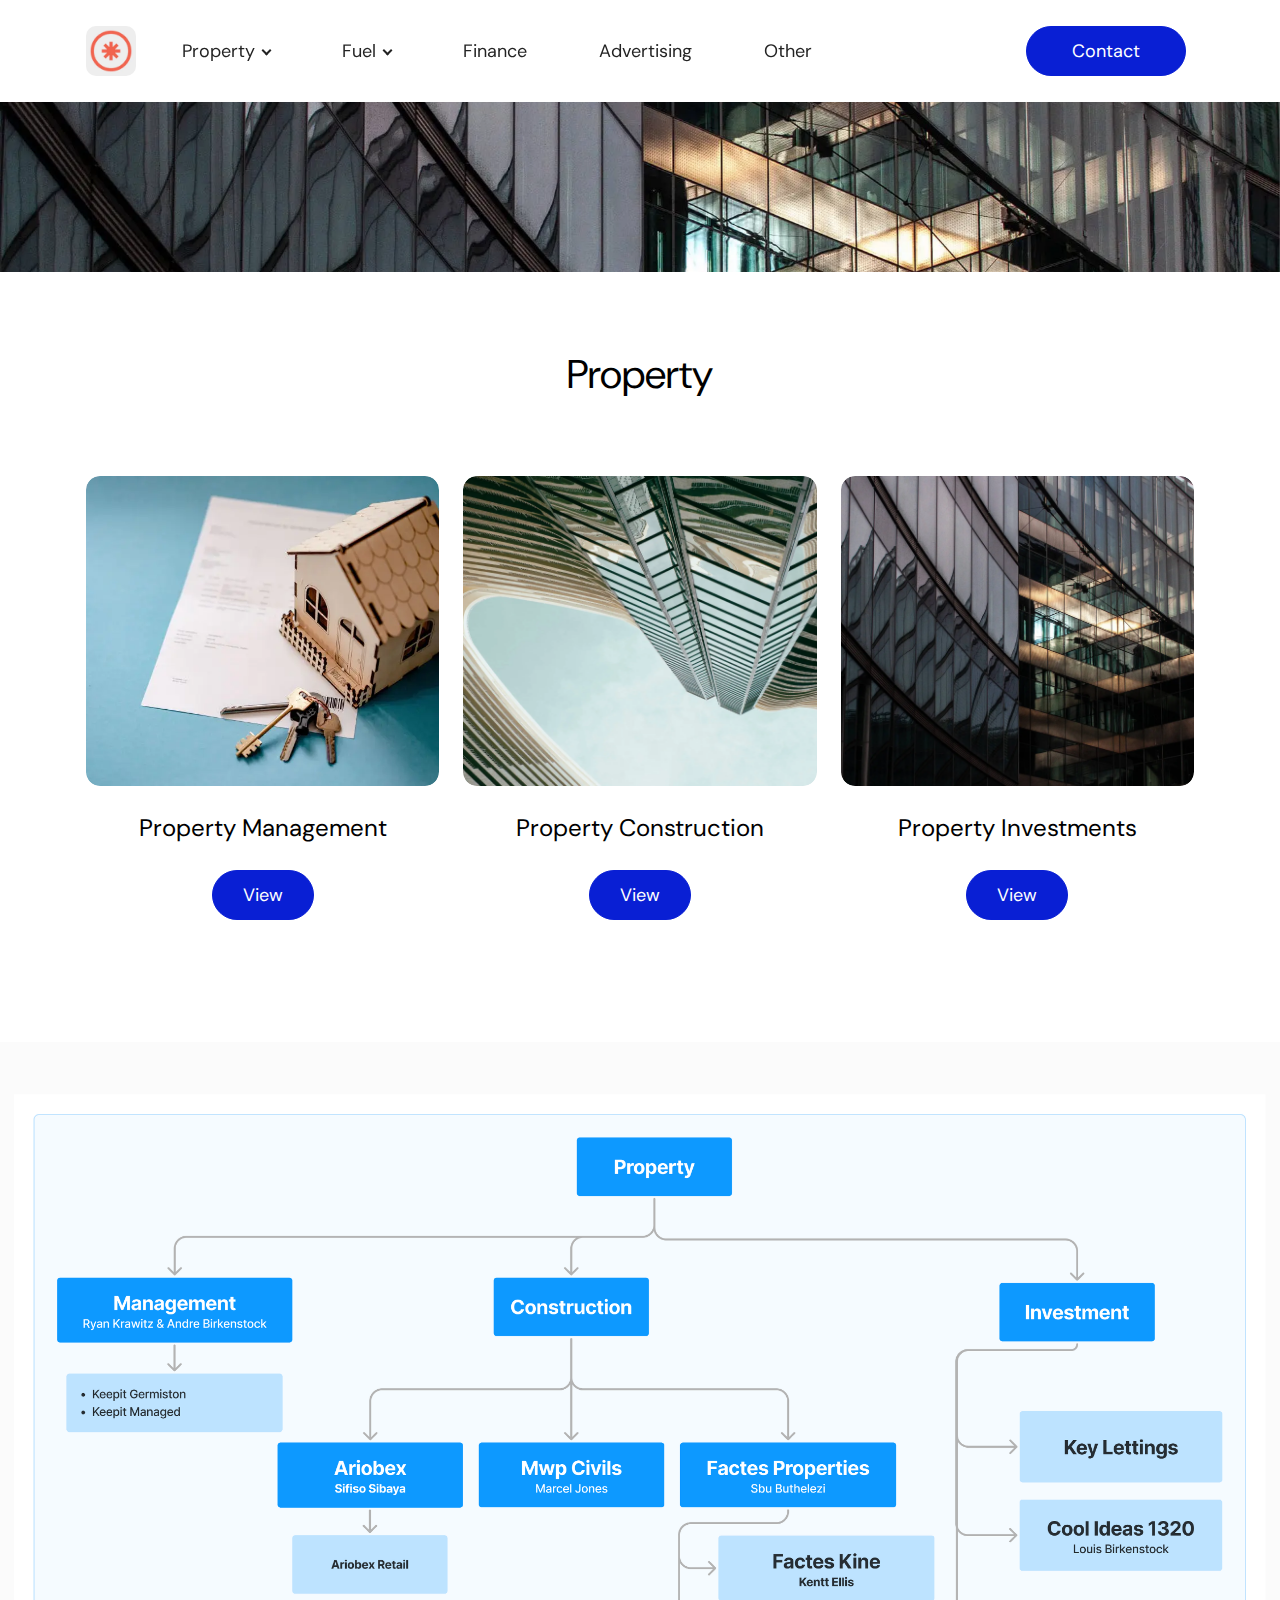
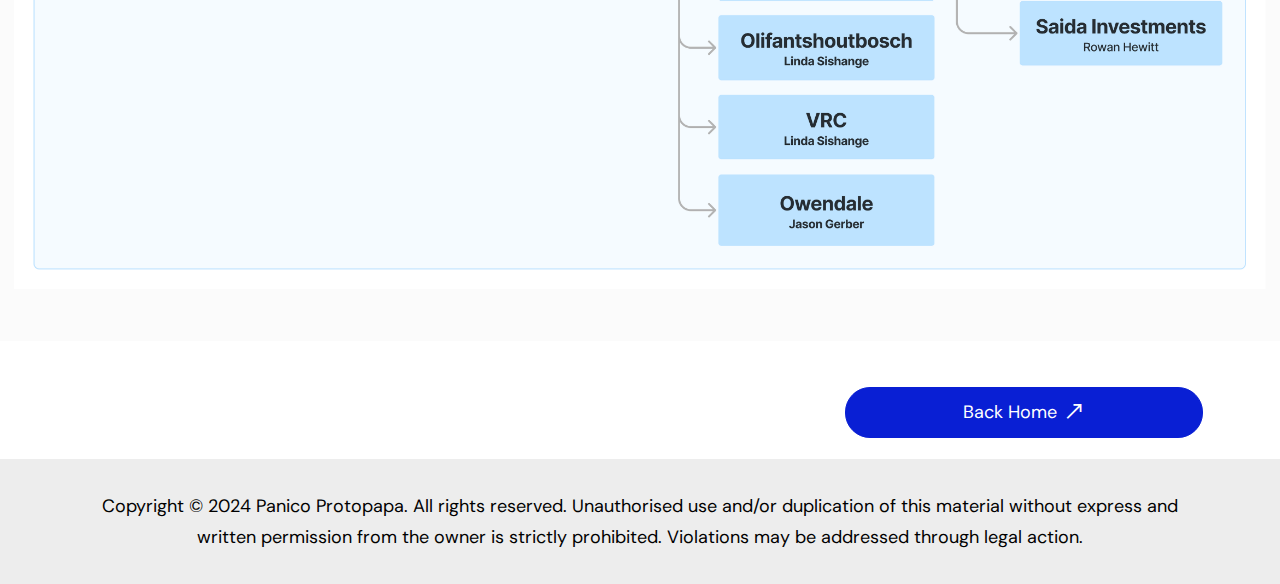
<file: page8.html>
<!DOCTYPE html>
<html  >
<head>
  
  <meta charset="UTF-8">
  <meta http-equiv="X-UA-Compatible" content="IE=edge">
  
  <meta name="viewport" content="width=device-width, initial-scale=1, minimum-scale=1">
  <link rel="shortcut icon" href="assets/images/logo.png" type="image/x-icon">
  <meta name="description" content="">
  
  
  <title>Property</title>
  <link rel="stylesheet" href="assets/web/assets/mobirise-icons2/mobirise2.css">
  <link rel="stylesheet" href="assets/bootstrap/css/bootstrap.min.css">
  <link rel="stylesheet" href="assets/bootstrap/css/bootstrap-grid.min.css">
  <link rel="stylesheet" href="assets/bootstrap/css/bootstrap-reboot.min.css">
  <link rel="stylesheet" href="assets/parallax/jarallax.css">
    <link rel="stylesheet" href="assets/popup-overlay-plugin/style.css">
  <link rel="stylesheet" href="assets/dropdown/css/style.css">
  <link rel="stylesheet" href="assets/socicon/css/styles.css">
  <link rel="stylesheet" href="assets/theme/css/style.css">
  <link rel="preload" href="https://fonts.googleapis.com/css?family=DM+Sans:100,200,300,400,500,600,700,800,900,100i,200i,300i,400i,500i,600i,700i,800i,900i&display=swap" as="style" onload="this.onload=null;this.rel='stylesheet'">
  <noscript><link rel="stylesheet" href="https://fonts.googleapis.com/css?family=DM+Sans:100,200,300,400,500,600,700,800,900,100i,200i,300i,400i,500i,600i,700i,800i,900i&display=swap"></noscript>
  <link rel="preload" as="style" href="assets/mobirise/css/mbr-additional.css"><link rel="stylesheet" href="assets/mobirise/css/mbr-additional.css" type="text/css">

  
  
  

</head>
<body>
  
  <section data-bs-version="5.1" class="menu menu01 strategym5 cid-u2KQSuSEaL" once="menu" id="menu01-i">

    

    <nav class="navbar navbar-dropdown navbar-fixed-top navbar-expand-lg">
        <div class="menu_box container">
            <div class="navbar-brand d-flex">
                <span class="navbar-logo">
                    <a href="index.html">
                        <img src="assets/images/logo.webp" alt="">
                    </a>
                </span>
                
                <button class="navbar-toggler" type="button" data-toggle="collapse" data-bs-toggle="collapse" data-target="#navbarSupportedContent" data-bs-target="#navbarSupportedContent" aria-controls="navbarNavAltMarkup" aria-expanded="false" aria-label="Toggle navigation">
                    <div class="hamburger">
                        <span></span>
                        <span></span>
                        <span></span>
                        <span></span>
                    </div>
                </button>
            </div>
            <div class="collapse navbar-collapse" id="navbarSupportedContent">
                <ul class="navbar-nav nav-dropdown" data-app-modern-menu="true"><li class="nav-item dropdown"><a class="nav-link link text-black dropdown-toggle display-4" href="#features05-5" data-toggle="dropdown-submenu" data-bs-toggle="dropdown" data-bs-auto-close="outside" aria-expanded="false">Property</a><div class="dropdown-menu" aria-labelledby="dropdown-891"><a class="text-black dropdown-item show text-primary display-4" href="page2.html" aria-expanded="false">Construction</a><a class="text-black show dropdown-item text-primary display-4" href="page6.html">Investments</a><a class="text-black show dropdown-item text-primary display-4" href="page4.html">Management</a></div></li><li class="nav-item dropdown"><a class="nav-link link text-black dropdown-toggle display-4" href="#features05-5" data-toggle="dropdown-submenu" data-bs-toggle="dropdown" data-bs-auto-close="outside" aria-expanded="false">Fuel</a><div class="dropdown-menu" aria-labelledby="dropdown-753"><a class="text-black show dropdown-item text-primary display-4" href="page11.html">Lubricants&nbsp;</a><a class="text-black show dropdown-item text-primary display-4" href="page11.html">Petroleum&nbsp;</a><a class="text-black show dropdown-item text-primary display-4" href="page11.html">Retail</a></div></li><li class="nav-item"><a class="nav-link link text-black show text-primary display-4" href="page5.html">Finance</a></li><li class="nav-item"><a class="nav-link link text-black show text-primary display-4" href="page7.html" aria-expanded="false">Advertising</a></li><li class="nav-item"><a class="nav-link link text-black show text-primary display-4" href="page10.html" aria-expanded="false">Other </a></li></ul>
                <div class="mbr-section-btn-main" role="tablist"><a class="btn btn-primary display-4" href="#">Contact</a></div>
                
            </div>
            
        </div>
    </nav>
</section>

<section data-bs-version="5.1" class="header02 trustm5 cid-utZUK0HPsB mbr-parallax-background" id="header02-17">
    

    
    <div class="mbr-overlay" style="opacity: 0; background-color: rgb(225, 229, 240);"></div>

    <div class="container">
        <div class="row">
            <div class="col-12">
                <div class="content-wrapper">
                    
                    
                    
                    
                    
                </div>
            </div>
        </div>
    </div>
</section>

<section data-bs-version="5.1" class="features05 strategym5 cid-uBGdhOPDHz" id="features05-3z">
    

    
    

    <div class="container">
        <div class="row">
            <div class="col-12 card">
                <div class="title-wrapper">
                    
                    <h2 class="mbr-section-title mbr-fonts-style display-5">Property</h2>
                </div>
            </div>
            
            <div class="item features-image col-12 col-lg-4 active">
                <div class="item-wrapper">
                    <div class="item-img">
                        <img src="assets/images/mbr-1-818x545.webp" alt="" title="" data-slide-to="0" data-bs-slide-to="0">
                    </div>
                    <div class="item-content">
                        <h4 class="item-name mbr-fonts-style display-7">Property Management</h4>
                        
                        <div class="mbr-section-btn"><a href="page4.html" class="btn item-btn btn-primary display-4" target="_blank">View</a></div>
                    </div>
                </div>
            </div><div class="item features-image col-12 col-lg-4">
                <div class="item-wrapper">
                    <div class="item-img">
                        <img src="assets/images/mbr-1-1920x1280.webp" alt="" title="" data-slide-to="1" data-bs-slide-to="1">
                    </div>
                    <div class="item-content">
                        <h4 class="item-name mbr-fonts-style display-7">Property Construction</h4>
                        
                        <div class="mbr-section-btn"><a href="page2.html" class="btn item-btn btn-primary display-4" target="_blank">View</a></div>
                    </div>
                </div>
            </div><div class="item features-image col-12 col-lg-4">
                <div class="item-wrapper">
                    <div class="item-img">
                        <img src="assets/images/mbr-1920x1275.webp" alt="" title="" data-slide-to="2" data-bs-slide-to="2">
                    </div>
                    <div class="item-content">
                        <h4 class="item-name mbr-fonts-style display-7">Property Investments</h4>
                        
                        <div class="mbr-section-btn"><a href="page6.html" class="btn item-btn btn-primary display-4" target="_blank">View</a></div>
                    </div>
                </div>
            </div>
            
        </div>
    </div>
</section>

<section data-bs-version="5.1" class="image01 decorm5 cid-uu8S3FQq5f mbr-fullscreen" id="image01-3f">
    

    
    

    <div class="container-fluid">
        <div class="row">
            <div class="col-12">
                <div class="image-wrap"></div>
            </div>
        </div>
    </div>
</section>

<section data-bs-version="5.1" class="content1 industrym4_content1 cid-utZVdjS1OD" id="content001-19">

	
    


	

	<div class="container">
		<div class="row">
			<div class="col-lg-7 col-md-12">
				<div class="content-wrapper align-left">
					
					
				</div>
			</div>
			<div class="col-lg-4 col-md-6 col-12">
				<div class="content-wrapper align-left">
					
					<div class="mbr-section-btn pt-4"><a class="btn btn-lg btn-primary display-4" href="index.html"><span class="mobi-mbri mobi-mbri-right mbr-iconfont mbr-iconfont-btn"></span>Back Home</a></div>
				</div>
			</div>
		</div>
	</div>
</section>

<section data-bs-version="5.1" class="talkm5 footer2 cid-utQOIzaUhY" once="footers" id="footer2-j">

	

	

	<div class="container">
		<div class="media-container-row align-center mbr-white">
			<div class="col-12">
				<p class="mbr-text mb-0 mbr-fonts-style display-4">
					Copyright © 2024 Panico Protopapa. All rights reserved. Unauthorised use and/or duplication of this material without express and written permission from the owner is strictly prohibited. Violations may be addressed through legal action.
				</p>
			</div>
		</div>
	</div>
</section>


<script src="assets/bootstrap/js/bootstrap.bundle.min.js"></script>
  <script src="assets/parallax/jarallax.js"></script>
  <script src="assets/smoothscroll/smooth-scroll.js"></script>
  <script src="assets/ytplayer/index.js"></script>
      <script src="assets/dropdown/js/navbar-dropdown.js"></script>
  <script src="assets/theme/js/script.js"></script>
  
  
  

</body>
</html>
</file>
<file: assets/web/assets/mobirise-icons2/mobirise2.css>
@font-face {
  font-family: 'Moririse2';
  font-display: swap;
  src:  url('mobirise2.eot?f2bix4');
  src:  url('mobirise2.eot?f2bix4#iefix') format('embedded-opentype'),
    url('mobirise2.ttf?f2bix4') format('truetype'),
    url('mobirise2.woff?f2bix4') format('woff'),
    url('mobirise2.svg?f2bix4#mobirise2') format('svg');
  font-weight: normal;
  font-style: normal;
}

[class^="mobi-"], [class*=" mobi-"] {
  /* use !important to prevent issues with browser extensions that change fonts */
  font-family: 'Moririse2' !important;
  speak: none;
  font-style: normal;
  font-weight: normal;
  font-variant: normal;
  text-transform: none;
  line-height: 1;

  /* Better Font Rendering =========== */
  -webkit-font-smoothing: antialiased;
  -moz-osx-font-smoothing: grayscale;
}

.mobi-mbri-add-submenu:before {
  content: "\e900";
}
.mobi-mbri-alert:before {
  content: "\e901";
}
.mobi-mbri-align-center:before {
  content: "\e902";
}
.mobi-mbri-align-justify:before {
  content: "\e903";
}
.mobi-mbri-align-left:before {
  content: "\e904";
}
.mobi-mbri-align-right:before {
  content: "\e905";
}
.mobi-mbri-android:before {
  content: "\e906";
}
.mobi-mbri-apple:before {
  content: "\e907";
}
.mobi-mbri-arrow-down:before {
  content: "\e908";
}
.mobi-mbri-arrow-next:before {
  content: "\e909";
}
.mobi-mbri-arrow-prev:before {
  content: "\e90a";
}
.mobi-mbri-arrow-up:before {
  content: "\e90b";
}
.mobi-mbri-bold:before {
  content: "\e90c";
}
.mobi-mbri-bookmark:before {
  content: "\e90d";
}
.mobi-mbri-bootstrap:before {
  content: "\e90e";
}
.mobi-mbri-briefcase:before {
  content: "\e90f";
}
.mobi-mbri-browse:before {
  content: "\e910";
}
.mobi-mbri-bulleted-list:before {
  content: "\e911";
}
.mobi-mbri-calendar:before {
  content: "\e912";
}
.mobi-mbri-camera:before {
  content: "\e913";
}
.mobi-mbri-cart-add:before {
  content: "\e914";
}
.mobi-mbri-cart-full:before {
  content: "\e915";
}
.mobi-mbri-cash:before {
  content: "\e916";
}
.mobi-mbri-change-style:before {
  content: "\e917";
}
.mobi-mbri-chat:before {
  content: "\e918";
}
.mobi-mbri-clock:before {
  content: "\e919";
}
.mobi-mbri-close:before {
  content: "\e91a";
}
.mobi-mbri-cloud:before {
  content: "\e91b";
}
.mobi-mbri-code:before {
  content: "\e91c";
}
.mobi-mbri-contact-form:before {
  content: "\e91d";
}
.mobi-mbri-credit-card:before {
  content: "\e91e";
}
.mobi-mbri-cursor-click:before {
  content: "\e91f";
}
.mobi-mbri-cust-feedback:before {
  content: "\e920";
}
.mobi-mbri-database:before {
  content: "\e921";
}
.mobi-mbri-delivery:before {
  content: "\e922";
}
.mobi-mbri-desktop:before {
  content: "\e923";
}
.mobi-mbri-devices:before {
  content: "\e924";
}
.mobi-mbri-down:before {
  content: "\e925";
}
.mobi-mbri-download-2:before {
  content: "\e926";
}
.mobi-mbri-download:before {
  content: "\e927";
}
.mobi-mbri-drag-n-drop-2:before {
  content: "\e928";
}
.mobi-mbri-drag-n-drop:before {
  content: "\e929";
}
.mobi-mbri-edit-2:before {
  content: "\e92a";
}
.mobi-mbri-edit:before {
  content: "\e92b";
}
.mobi-mbri-error:before {
  content: "\e92c";
}
.mobi-mbri-extension:before {
  content: "\e92d";
}
.mobi-mbri-features:before {
  content: "\e92e";
}
.mobi-mbri-file:before {
  content: "\e92f";
}
.mobi-mbri-flag:before {
  content: "\e930";
}
.mobi-mbri-folder:before {
  content: "\e931";
}
.mobi-mbri-gift:before {
  content: "\e932";
}
.mobi-mbri-github:before {
  content: "\e933";
}
.mobi-mbri-globe-2:before {
  content: "\e934";
}
.mobi-mbri-globe:before {
  content: "\e935";
}
.mobi-mbri-growing-chart:before {
  content: "\e936";
}
.mobi-mbri-hearth:before {
  content: "\e937";
}
.mobi-mbri-help:before {
  content: "\e938";
}
.mobi-mbri-home:before {
  content: "\e939";
}
.mobi-mbri-hot-cup:before {
  content: "\e93a";
}
.mobi-mbri-idea:before {
  content: "\e93b";
}
.mobi-mbri-image-gallery:before {
  content: "\e93c";
}
.mobi-mbri-image-slider:before {
  content: "\e93d";
}
.mobi-mbri-info:before {
  content: "\e93e";
}
.mobi-mbri-italic:before {
  content: "\e93f";
}
.mobi-mbri-key:before {
  content: "\e940";
}
.mobi-mbri-laptop:before {
  content: "\e941";
}
.mobi-mbri-layers:before {
  content: "\e942";
}
.mobi-mbri-left-right:before {
  content: "\e943";
}
.mobi-mbri-left:before {
  content: "\e944";
}
.mobi-mbri-letter:before {
  content: "\e945";
}
.mobi-mbri-like:before {
  content: "\e946";
}
.mobi-mbri-link:before {
  content: "\e947";
}
.mobi-mbri-lock:before {
  content: "\e948";
}
.mobi-mbri-login:before {
  content: "\e949";
}
.mobi-mbri-logout:before {
  content: "\e94a";
}
.mobi-mbri-magic-stick:before {
  content: "\e94b";
}
.mobi-mbri-map-pin:before {
  content: "\e94c";
}
.mobi-mbri-menu:before {
  content: "\e94d";
}
.mobi-mbri-mobile-2:before {
  content: "\e94e";
}
.mobi-mbri-mobile-horizontal:before {
  content: "\e94f";
}
.mobi-mbri-mobile:before {
  content: "\e950";
}
.mobi-mbri-mobirise:before {
  content: "\e951";
}
.mobi-mbri-more-horizontal:before {
  content: "\e952";
}
.mobi-mbri-more-vertical:before {
  content: "\e953";
}
.mobi-mbri-music:before {
  content: "\e954";
}
.mobi-mbri-new-file:before {
  content: "\e955";
}
.mobi-mbri-numbered-list:before {
  content: "\e956";
}
.mobi-mbri-opened-folder:before {
  content: "\e957";
}
.mobi-mbri-pages:before {
  content: "\e958";
}
.mobi-mbri-paper-plane:before {
  content: "\e959";
}
.mobi-mbri-paperclip:before {
  content: "\e95a";
}
.mobi-mbri-phone:before {
  content: "\e95b";
}
.mobi-mbri-photo:before {
  content: "\e95c";
}
.mobi-mbri-photos:before {
  content: "\e95d";
}
.mobi-mbri-pin:before {
  content: "\e95e";
}
.mobi-mbri-play:before {
  content: "\e95f";
}
.mobi-mbri-plus:before {
  content: "\e960";
}
.mobi-mbri-preview:before {
  content: "\e961";
}
.mobi-mbri-print:before {
  content: "\e962";
}
.mobi-mbri-protect:before {
  content: "\e963";
}
.mobi-mbri-question:before {
  content: "\e964";
}
.mobi-mbri-quote-left:before {
  content: "\e965";
}
.mobi-mbri-quote-right:before {
  content: "\e966";
}
.mobi-mbri-redo:before {
  content: "\e967";
}
.mobi-mbri-refresh:before {
  content: "\e968";
}
.mobi-mbri-responsive-2:before {
  content: "\e969";
}
.mobi-mbri-responsive:before {
  content: "\e96a";
}
.mobi-mbri-right:before {
  content: "\e96b";
}
.mobi-mbri-rocket:before {
  content: "\e96c";
}
.mobi-mbri-sad-face:before {
  content: "\e96d";
}
.mobi-mbri-sale:before {
  content: "\e96e";
}
.mobi-mbri-save:before {
  content: "\e96f";
}
.mobi-mbri-search:before {
  content: "\e970";
}
.mobi-mbri-setting-2:before {
  content: "\e971";
}
.mobi-mbri-setting-3:before {
  content: "\e972";
}
.mobi-mbri-setting:before {
  content: "\e973";
}
.mobi-mbri-share:before {
  content: "\e974";
}
.mobi-mbri-shopping-bag:before {
  content: "\e975";
}
.mobi-mbri-shopping-basket:before {
  content: "\e976";
}
.mobi-mbri-shopping-cart:before {
  content: "\e977";
}
.mobi-mbri-sites:before {
  content: "\e978";
}
.mobi-mbri-smile-face:before {
  content: "\e979";
}
.mobi-mbri-speed:before {
  content: "\e97a";
}
.mobi-mbri-star:before {
  content: "\e97b";
}
.mobi-mbri-success:before {
  content: "\e97c";
}
.mobi-mbri-sun:before {
  content: "\e97d";
}
.mobi-mbri-sun2:before {
  content: "\e97e";
}
.mobi-mbri-tablet-vertical:before {
  content: "\e97f";
}
.mobi-mbri-tablet:before {
  content: "\e980";
}
.mobi-mbri-target:before {
  content: "\e981";
}
.mobi-mbri-timer:before {
  content: "\e982";
}
.mobi-mbri-to-ftp:before {
  content: "\e983";
}
.mobi-mbri-to-local-drive:before {
  content: "\e984";
}
.mobi-mbri-touch-swipe:before {
  content: "\e985";
}
.mobi-mbri-touch:before {
  content: "\e986";
}
.mobi-mbri-trash:before {
  content: "\e987";
}
.mobi-mbri-underline:before {
  content: "\e988";
}
.mobi-mbri-undo:before {
  content: "\e989";
}
.mobi-mbri-unlink:before {
  content: "\e98a";
}
.mobi-mbri-unlock:before {
  content: "\e98b";
}
.mobi-mbri-up-down:before {
  content: "\e98c";
}
.mobi-mbri-up:before {
  content: "\e98d";
}
.mobi-mbri-update:before {
  content: "\e98e";
}
.mobi-mbri-upload-2:before {
  content: "\e98f";
}
.mobi-mbri-upload:before {
  content: "\e990";
}
.mobi-mbri-user-2:before {
  content: "\e991";
}
.mobi-mbri-user:before {
  content: "\e992";
}
.mobi-mbri-users:before {
  content: "\e993";
}
.mobi-mbri-video-play:before {
  content: "\e994";
}
.mobi-mbri-video:before {
  content: "\e995";
}
.mobi-mbri-watch:before {
  content: "\e996";
}
.mobi-mbri-website-theme-2:before {
  content: "\e997";
}
.mobi-mbri-website-theme:before {
  content: "\e998";
}
.mobi-mbri-wifi:before {
  content: "\e999";
}
.mobi-mbri-windows:before {
  content: "\e99a";
}
.mobi-mbri-zoom-in:before {
  content: "\e99b";
}
.mobi-mbri-zoom-out:before {
  content: "\e99c";
}
</file>
<file: assets/popup-overlay-plugin/style.css>
html.is-builder .modal-backdrop.show {
    display: none !important;
}
</file>
<file: assets/dropdown/css/style.css>
.navbar-dropdown {
  left: 0;
  padding: 0;
  position: absolute;
  right: 0;
  top: 0;
  transition: all 0.45s ease;
  z-index: 1030;
  background: #282828; }
  .navbar-dropdown .navbar-logo {
    margin-right: 0.8rem;
    transition: margin 0.3s ease-in-out;
    vertical-align: middle; }
    .navbar-dropdown .navbar-logo img {
      height: 3.125rem;
      transition: all 0.3s ease-in-out; }
    .navbar-dropdown .navbar-logo.mbr-iconfont {
      font-size: 3.125rem;
      line-height: 3.125rem; }
  .navbar-dropdown .navbar-caption {
    font-weight: 700;
    white-space: normal;
    vertical-align: -4px;
    line-height: 3.125rem !important; }
    .navbar-dropdown .navbar-caption, .navbar-dropdown .navbar-caption:hover {
      color: inherit;
      text-decoration: none; }
  .navbar-dropdown .mbr-iconfont + .navbar-caption {
    vertical-align: -1px; }
  .navbar-dropdown.navbar-fixed-top {
    position: fixed; }
  .navbar-dropdown .navbar-brand span {
    vertical-align: -4px; }
  .navbar-dropdown.bg-color.transparent {
    background: none; }
  .navbar-dropdown.navbar-short .navbar-brand {
    padding: 0.625rem 0; }
    .navbar-dropdown.navbar-short .navbar-brand span {
      vertical-align: -1px; }
  .navbar-dropdown.navbar-short .navbar-caption {
    line-height: 2.375rem !important;
    vertical-align: -2px; }
  .navbar-dropdown.navbar-short .navbar-logo {
    margin-right: 0.5rem; }
    .navbar-dropdown.navbar-short .navbar-logo img {
      height: 2.375rem; }
    .navbar-dropdown.navbar-short .navbar-logo.mbr-iconfont {
      font-size: 2.375rem;
      line-height: 2.375rem; }
  .navbar-dropdown.navbar-short .mbr-table-cell {
    height: 3.625rem; }
  .navbar-dropdown .navbar-close {
    left: 0.6875rem;
    position: fixed;
    top: 0.75rem;
    z-index: 1000; }
  .navbar-dropdown .hamburger-icon {
    content: "";
    display: inline-block;
    vertical-align: middle;
    width: 16px;
    -webkit-box-shadow: 0 -6px 0 1px #282828,0 0 0 1px #282828,0 6px 0 1px #282828;
    -moz-box-shadow: 0 -6px 0 1px #282828,0 0 0 1px #282828,0 6px 0 1px #282828;
    box-shadow: 0 -6px 0 1px #282828,0 0 0 1px #282828,0 6px 0 1px #282828; }

.dropdown-menu .dropdown-toggle[data-toggle="dropdown-submenu"]::after {
  border-bottom: 0.35em solid transparent;
  border-left: 0.35em solid;
  border-right: 0;
  border-top: 0.35em solid transparent;
  margin-left: 0.3rem; }

.dropdown-menu .dropdown-item:focus {
  outline: 0; }

.nav-dropdown {
  font-size: 0.75rem;
  font-weight: 500;
  height: auto !important; }
  .nav-dropdown .nav-btn {
    padding-left: 1rem; }
  .nav-dropdown .link {
    margin: .667em 1.667em;
    font-weight: 500;
    padding: 0;
    transition: color .2s ease-in-out; }
    .nav-dropdown .link.dropdown-toggle {
      margin-right: 2.583em; }
      .nav-dropdown .link.dropdown-toggle::after {
        margin-left: .25rem;
        border-top: 0.35em solid;
        border-right: 0.35em solid transparent;
        border-left: 0.35em solid transparent;
        border-bottom: 0; }
      .nav-dropdown .link.dropdown-toggle[aria-expanded="true"] {
        margin: 0;
        padding: 0.667em 3.263em  0.667em 1.667em; }
  .nav-dropdown .link::after,
  .nav-dropdown .dropdown-item::after {
    color: inherit; }
  .nav-dropdown .btn {
    font-size: 0.75rem;
    font-weight: 700;
    letter-spacing: 0;
    margin-bottom: 0;
    padding-left: 1.25rem;
    padding-right: 1.25rem; }
  .nav-dropdown .dropdown-menu {
    border-radius: 0;
    border: 0;
    left: 0;
    margin: 0;
    padding-bottom: 1.25rem;
    padding-top: 1.25rem;
    position: relative; }
  .nav-dropdown .dropdown-submenu {
    margin-left: 0.125rem;
    top: 0; }
  .nav-dropdown .dropdown-item {
    font-weight: 500;
    line-height: 2;
    padding: 0.3846em 4.615em 0.3846em 1.5385em;
    position: relative;
    transition: color .2s ease-in-out, background-color .2s ease-in-out; }
    .nav-dropdown .dropdown-item::after {
      margin-top: -0.3077em;
      position: absolute;
      right: 1.1538em;
      top: 50%; }
    .nav-dropdown .dropdown-item:focus, .nav-dropdown .dropdown-item:hover {
      background: none; }

@media (max-width: 767px) {
  .nav-dropdown.navbar-toggleable-sm {
    bottom: 0;
    display: none;
    left: 0;
    overflow-x: hidden;
    position: fixed;
    top: 0;
    transform: translateX(-100%);
    -ms-transform: translateX(-100%);
    -webkit-transform: translateX(-100%);
    width: 18.75rem;
    z-index: 999; } }
.nav-dropdown.navbar-toggleable-xl {
  bottom: 0;
  display: none;
  left: 0;
  overflow-x: hidden;
  position: fixed;
  top: 0;
  transform: translateX(-100%);
  -ms-transform: translateX(-100%);
  -webkit-transform: translateX(-100%);
  width: 18.75rem;
  z-index: 999; }

.nav-dropdown-sm {
  display: block !important;
  overflow-x: hidden;
  overflow: auto;
  padding-top: 3.875rem; }
  .nav-dropdown-sm::after {
    content: "";
    display: block;
    height: 3rem;
    width: 100%; }
  .nav-dropdown-sm.collapse.in ~ .navbar-close {
    display: block !important; }
  .nav-dropdown-sm.collapsing, .nav-dropdown-sm.collapse.in {
    transform: translateX(0);
    -ms-transform: translateX(0);
    -webkit-transform: translateX(0);
    transition: all 0.25s ease-out;
    -webkit-transition: all 0.25s ease-out;
    background: #282828; }
  .nav-dropdown-sm.collapsing[aria-expanded="false"] {
    transform: translateX(-100%);
    -ms-transform: translateX(-100%);
    -webkit-transform: translateX(-100%); }
  .nav-dropdown-sm .nav-item {
    display: block;
    margin-left: 0 !important;
    padding-left: 0; }
  .nav-dropdown-sm .link,
  .nav-dropdown-sm .dropdown-item {
    border-top: 1px dotted rgba(255, 255, 255, 0.1);
    font-size: 0.8125rem;
    line-height: 1.6;
    margin: 0 !important;
    padding: 0.875rem 2.4rem 0.875rem 1.5625rem !important;
    position: relative;
    white-space: normal; }
    .nav-dropdown-sm .link:focus, .nav-dropdown-sm .link:hover,
    .nav-dropdown-sm .dropdown-item:focus,
    .nav-dropdown-sm .dropdown-item:hover {
      background: rgba(0, 0, 0, 0.2) !important;
      color: #c0a375; }
  .nav-dropdown-sm .nav-btn {
    position: relative;
    padding: 1.5625rem 1.5625rem 0 1.5625rem; }
    .nav-dropdown-sm .nav-btn::before {
      border-top: 1px dotted rgba(255, 255, 255, 0.1);
      content: "";
      left: 0;
      position: absolute;
      top: 0;
      width: 100%; }
    .nav-dropdown-sm .nav-btn + .nav-btn {
      padding-top: 0.625rem; }
      .nav-dropdown-sm .nav-btn + .nav-btn::before {
        display: none; }
  .nav-dropdown-sm .btn {
    padding: 0.625rem 0; }
  .nav-dropdown-sm .dropdown-toggle[data-toggle="dropdown-submenu"]::after {
    margin-left: .25rem;
    border-top: 0.35em solid;
    border-right: 0.35em solid transparent;
    border-left: 0.35em solid transparent;
    border-bottom: 0; }
  .nav-dropdown-sm .dropdown-toggle[data-toggle="dropdown-submenu"][aria-expanded="true"]::after {
    border-top: 0;
    border-right: 0.35em solid transparent;
    border-left: 0.35em solid transparent;
    border-bottom: 0.35em solid; }
  .nav-dropdown-sm .dropdown-menu {
    margin: 0;
    padding: 0;
    position: relative;
    top: 0;
    left: 0;
    width: 100%;
    border: 0;
    float: none;
    border-radius: 0;
    background: none; }
  .nav-dropdown-sm .dropdown-submenu {
    left: 100%;
    margin-left: 0.125rem;
    margin-top: -1.25rem;
    top: 0; }

.navbar-toggleable-sm .nav-dropdown .dropdown-menu {
  position: absolute; }

.navbar-toggleable-sm .nav-dropdown .dropdown-submenu {
  left: 100%;
  margin-left: 0.125rem;
  margin-top: -1.25rem;
  top: 0; }

.navbar-toggleable-sm.opened .nav-dropdown .dropdown-menu {
  position: relative; }

.navbar-toggleable-sm.opened .nav-dropdown .dropdown-submenu {
  left: 0;
  margin-left: 00rem;
  margin-top: 0rem;
  top: 0; }

.is-builder .nav-dropdown.collapsing {
  transition: none !important; }
</file>
<file: assets/socicon/css/styles.css>
@charset "UTF-8";

@font-face {
  font-family: 'Socicon';
  src:  url('../fonts/socicon.eot');
  src:  url('../fonts/socicon.eot?#iefix') format('embedded-opentype'),
    url('../fonts/socicon.woff2') format('woff2'),
    url('../fonts/socicon.ttf') format('truetype'),
    url('../fonts/socicon.woff') format('woff'),
    url('../fonts/socicon.svg#socicon') format('svg');
  font-weight: normal;
  font-style: normal;
  font-display: swap;
}

[data-icon]:before {
  font-family: "socicon" !important;
  content: attr(data-icon);
  font-style: normal !important;
  font-weight: normal !important;
  font-variant: normal !important;
  text-transform: none !important;
  speak: none;
  line-height: 1;
  -webkit-font-smoothing: antialiased;
  -moz-osx-font-smoothing: grayscale;
}

[class^="socicon-"], [class*=" socicon-"] {
  /* use !important to prevent issues with browser extensions that change fonts */
  font-family: 'Socicon' !important;
  speak: none;
  font-style: normal;
  font-weight: normal;
  font-variant: normal;
  text-transform: none;
  line-height: 1;

  /* Better Font Rendering =========== */
  -webkit-font-smoothing: antialiased;
  -moz-osx-font-smoothing: grayscale;
}

.socicon-500px:before {
  content: "\e000";
}
.socicon-8tracks:before {
  content: "\e001";
}
.socicon-airbnb:before {
  content: "\e002";
}
.socicon-alliance:before {
  content: "\e003";
}
.socicon-amazon:before {
  content: "\e004";
}
.socicon-amplement:before {
  content: "\e005";
}
.socicon-android:before {
  content: "\e006";
}
.socicon-angellist:before {
  content: "\e007";
}
.socicon-apple:before {
  content: "\e008";
}
.socicon-appnet:before {
  content: "\e009";
}
.socicon-baidu:before {
  content: "\e00a";
}
.socicon-bandcamp:before {
  content: "\e00b";
}
.socicon-battlenet:before {
  content: "\e00c";
}
.socicon-mixer:before {
  content: "\e00d";
}
.socicon-bebee:before {
  content: "\e00e";
}
.socicon-bebo:before {
  content: "\e00f";
}
.socicon-behance:before {
  content: "\e010";
}
.socicon-blizzard:before {
  content: "\e011";
}
.socicon-blogger:before {
  content: "\e012";
}
.socicon-buffer:before {
  content: "\e013";
}
.socicon-chrome:before {
  content: "\e014";
}
.socicon-coderwall:before {
  content: "\e015";
}
.socicon-curse:before {
  content: "\e016";
}
.socicon-dailymotion:before {
  content: "\e017";
}
.socicon-deezer:before {
  content: "\e018";
}
.socicon-delicious:before {
  content: "\e019";
}
.socicon-deviantart:before {
  content: "\e01a";
}
.socicon-diablo:before {
  content: "\e01b";
}
.socicon-digg:before {
  content: "\e01c";
}
.socicon-discord:before {
  content: "\e01d";
}
.socicon-disqus:before {
  content: "\e01e";
}
.socicon-douban:before {
  content: "\e01f";
}
.socicon-draugiem:before {
  content: "\e020";
}
.socicon-dribbble:before {
  content: "\e021";
}
.socicon-drupal:before {
  content: "\e022";
}
.socicon-ebay:before {
  content: "\e023";
}
.socicon-ello:before {
  content: "\e024";
}
.socicon-endomodo:before {
  content: "\e025";
}
.socicon-envato:before {
  content: "\e026";
}
.socicon-etsy:before {
  content: "\e027";
}
.socicon-facebook:before {
  content: "\e028";
}
.socicon-feedburner:before {
  content: "\e029";
}
.socicon-filmweb:before {
  content: "\e02a";
}
.socicon-firefox:before {
  content: "\e02b";
}
.socicon-flattr:before {
  content: "\e02c";
}
.socicon-flickr:before {
  content: "\e02d";
}
.socicon-formulr:before {
  content: "\e02e";
}
.socicon-forrst:before {
  content: "\e02f";
}
.socicon-foursquare:before {
  content: "\e030";
}
.socicon-friendfeed:before {
  content: "\e031";
}
.socicon-github:before {
  content: "\e032";
}
.socicon-goodreads:before {
  content: "\e033";
}
.socicon-google:before {
  content: "\e034";
}
.socicon-googlescholar:before {
  content: "\e035";
}
.socicon-googlegroups:before {
  content: "\e036";
}
.socicon-googlephotos:before {
  content: "\e037";
}
.socicon-googleplus:before {
  content: "\e038";
}
.socicon-grooveshark:before {
  content: "\e039";
}
.socicon-hackerrank:before {
  content: "\e03a";
}
.socicon-hearthstone:before {
  content: "\e03b";
}
.socicon-hellocoton:before {
  content: "\e03c";
}
.socicon-heroes:before {
  content: "\e03d";
}
.socicon-smashcast:before {
  content: "\e03e";
}
.socicon-horde:before {
  content: "\e03f";
}
.socicon-houzz:before {
  content: "\e040";
}
.socicon-icq:before {
  content: "\e041";
}
.socicon-identica:before {
  content: "\e042";
}
.socicon-imdb:before {
  content: "\e043";
}
.socicon-instagram:before {
  content: "\e044";
}
.socicon-issuu:before {
  content: "\e045";
}
.socicon-istock:before {
  content: "\e046";
}
.socicon-itunes:before {
  content: "\e047";
}
.socicon-keybase:before {
  content: "\e048";
}
.socicon-lanyrd:before {
  content: "\e049";
}
.socicon-lastfm:before {
  content: "\e04a";
}
.socicon-line:before {
  content: "\e04b";
}
.socicon-linkedin:before {
  content: "\e04c";
}
.socicon-livejournal:before {
  content: "\e04d";
}
.socicon-lyft:before {
  content: "\e04e";
}
.socicon-macos:before {
  content: "\e04f";
}
.socicon-mail:before {
  content: "\e050";
}
.socicon-medium:before {
  content: "\e051";
}
.socicon-meetup:before {
  content: "\e052";
}
.socicon-mixcloud:before {
  content: "\e053";
}
.socicon-modelmayhem:before {
  content: "\e054";
}
.socicon-mumble:before {
  content: "\e055";
}
.socicon-myspace:before {
  content: "\e056";
}
.socicon-newsvine:before {
  content: "\e057";
}
.socicon-nintendo:before {
  content: "\e058";
}
.socicon-npm:before {
  content: "\e059";
}
.socicon-odnoklassniki:before {
  content: "\e05a";
}
.socicon-openid:before {
  content: "\e05b";
}
.socicon-opera:before {
  content: "\e05c";
}
.socicon-outlook:before {
  content: "\e05d";
}
.socicon-overwatch:before {
  content: "\e05e";
}
.socicon-patreon:before {
  content: "\e05f";
}
.socicon-paypal:before {
  content: "\e060";
}
.socicon-periscope:before {
  content: "\e061";
}
.socicon-persona:before {
  content: "\e062";
}
.socicon-pinterest:before {
  content: "\e063";
}
.socicon-play:before {
  content: "\e064";
}
.socicon-player:before {
  content: "\e065";
}
.socicon-playstation:before {
  content: "\e066";
}
.socicon-pocket:before {
  content: "\e067";
}
.socicon-qq:before {
  content: "\e068";
}
.socicon-quora:before {
  content: "\e069";
}
.socicon-raidcall:before {
  content: "\e06a";
}
.socicon-ravelry:before {
  content: "\e06b";
}
.socicon-reddit:before {
  content: "\e06c";
}
.socicon-renren:before {
  content: "\e06d";
}
.socicon-researchgate:before {
  content: "\e06e";
}
.socicon-residentadvisor:before {
  content: "\e06f";
}
.socicon-reverbnation:before {
  content: "\e070";
}
.socicon-rss:before {
  content: "\e071";
}
.socicon-sharethis:before {
  content: "\e072";
}
.socicon-skype:before {
  content: "\e073";
}
.socicon-slideshare:before {
  content: "\e074";
}
.socicon-smugmug:before {
  content: "\e075";
}
.socicon-snapchat:before {
  content: "\e076";
}
.socicon-songkick:before {
  content: "\e077";
}
.socicon-soundcloud:before {
  content: "\e078";
}
.socicon-spotify:before {
  content: "\e079";
}
.socicon-stackexchange:before {
  content: "\e07a";
}
.socicon-stackoverflow:before {
  content: "\e07b";
}
.socicon-starcraft:before {
  content: "\e07c";
}
.socicon-stayfriends:before {
  content: "\e07d";
}
.socicon-steam:before {
  content: "\e07e";
}
.socicon-storehouse:before {
  content: "\e07f";
}
.socicon-strava:before {
  content: "\e080";
}
.socicon-streamjar:before {
  content: "\e081";
}
.socicon-stumbleupon:before {
  content: "\e082";
}
.socicon-swarm:before {
  content: "\e083";
}
.socicon-teamspeak:before {
  content: "\e084";
}
.socicon-teamviewer:before {
  content: "\e085";
}
.socicon-technorati:before {
  content: "\e086";
}
.socicon-telegram:before {
  content: "\e087";
}
.socicon-tripadvisor:before {
  content: "\e088";
}
.socicon-tripit:before {
  content: "\e089";
}
.socicon-triplej:before {
  content: "\e08a";
}
.socicon-tumblr:before {
  content: "\e08b";
}
.socicon-twitch:before {
  content: "\e08c";
}
.socicon-twitter:before {
  content: "\e08d";
}
.socicon-uber:before {
  content: "\e08e";
}
.socicon-ventrilo:before {
  content: "\e08f";
}
.socicon-viadeo:before {
  content: "\e090";
}
.socicon-viber:before {
  content: "\e091";
}
.socicon-viewbug:before {
  content: "\e092";
}
.socicon-vimeo:before {
  content: "\e093";
}
.socicon-vine:before {
  content: "\e094";
}
.socicon-vkontakte:before {
  content: "\e095";
}
.socicon-warcraft:before {
  content: "\e096";
}
.socicon-wechat:before {
  content: "\e097";
}
.socicon-weibo:before {
  content: "\e098";
}
.socicon-whatsapp:before {
  content: "\e099";
}
.socicon-wikipedia:before {
  content: "\e09a";
}
.socicon-windows:before {
  content: "\e09b";
}
.socicon-wordpress:before {
  content: "\e09c";
}
.socicon-wykop:before {
  content: "\e09d";
}
.socicon-xbox:before {
  content: "\e09e";
}
.socicon-xing:before {
  content: "\e09f";
}
.socicon-yahoo:before {
  content: "\e0a0";
}
.socicon-yammer:before {
  content: "\e0a1";
}
.socicon-yandex:before {
  content: "\e0a2";
}
.socicon-yelp:before {
  content: "\e0a3";
}
.socicon-younow:before {
  content: "\e0a4";
}
.socicon-youtube:before {
  content: "\e0a5";
}
.socicon-zapier:before {
  content: "\e0a6";
}
.socicon-zerply:before {
  content: "\e0a7";
}
.socicon-zomato:before {
  content: "\e0a8";
}
.socicon-zynga:before {
  content: "\e0a9";
}
.socicon-spreadshirt:before {
  content: "\e901";
}
.socicon-gamejolt:before {
  content: "\e902";
}
.socicon-trello:before {
  content: "\e903";
}
.socicon-tunein:before {
  content: "\e904";
}
.socicon-bloglovin:before {
  content: "\e905";
}
.socicon-gamewisp:before {
  content: "\e906";
}
.socicon-messenger:before {
  content: "\e907";
}
.socicon-pandora:before {
  content: "\e908";
}
.socicon-augment:before {
  content: "\e909";
}
.socicon-bitbucket:before {
  content: "\e90a";
}
.socicon-fyuse:before {
  content: "\e90b";
}
.socicon-yt-gaming:before {
  content: "\e90c";
}
.socicon-sketchfab:before {
  content: "\e90d";
}
.socicon-mobcrush:before {
  content: "\e90e";
}
.socicon-microsoft:before {
  content: "\e90f";
}
.socicon-realtor:before {
  content: "\e910";
}
.socicon-tidal:before {
  content: "\e911";
}
.socicon-qobuz:before {
  content: "\e912";
}
.socicon-natgeo:before {
  content: "\e913";
}
.socicon-mastodon:before {
  content: "\e914";
}
.socicon-unsplash:before {
  content: "\e915";
}
.socicon-homeadvisor:before {
  content: "\e916";
}
.socicon-angieslist:before {
  content: "\e917";
}
.socicon-codepen:before {
  content: "\e918";
}
.socicon-slack:before {
  content: "\e919";
}
.socicon-openaigym:before {
  content: "\e91a";
}
.socicon-logmein:before {
  content: "\e91b";
}
.socicon-fiverr:before {
  content: "\e91c";
}
.socicon-gotomeeting:before {
  content: "\e91d";
}
.socicon-aliexpress:before {
  content: "\e91e";
}
.socicon-guru:before {
  content: "\e91f";
}
.socicon-appstore:before {
  content: "\e920";
}
.socicon-homes:before {
  content: "\e921";
}
.socicon-zoom:before {
  content: "\e922";
}
.socicon-alibaba:before {
  content: "\e923";
}
.socicon-craigslist:before {
  content: "\e924";
}
.socicon-wix:before {
  content: "\e925";
}
.socicon-redfin:before {
  content: "\e926";
}
.socicon-googlecalendar:before {
  content: "\e927";
}
.socicon-shopify:before {
  content: "\e928";
}
.socicon-freelancer:before {
  content: "\e929";
}
.socicon-seedrs:before {
  content: "\e92a";
}
.socicon-bing:before {
  content: "\e92b";
}
.socicon-doodle:before {
  content: "\e92c";
}
.socicon-bonanza:before {
  content: "\e92d";
}
.socicon-squarespace:before {
  content: "\e92e";
}
.socicon-toptal:before {
  content: "\e92f";
}
.socicon-gust:before {
  content: "\e930";
}
.socicon-ask:before {
  content: "\e931";
}
.socicon-trulia:before {
  content: "\e932";
}
.socicon-loomly:before {
  content: "\e933";
}
.socicon-ghost:before {
  content: "\e934";
}
.socicon-upwork:before {
  content: "\e935";
}
.socicon-fundable:before {
  content: "\e936";
}
.socicon-booking:before {
  content: "\e937";
}
.socicon-googlemaps:before {
  content: "\e938";
}
.socicon-zillow:before {
  content: "\e939";
}
.socicon-niconico:before {
  content: "\e93a";
}
.socicon-toneden:before {
  content: "\e93b";
}
.socicon-crunchbase:before {
  content: "\e93c";
}
.socicon-homefy:before {
  content: "\e93d";
}
.socicon-calendly:before {
  content: "\e93e";
}
.socicon-livemaster:before {
  content: "\e93f";
}
.socicon-udemy:before {
  content: "\e940";
}
.socicon-codered:before {
  content: "\e941";
}
.socicon-origin:before {
  content: "\e942";
}
.socicon-nextdoor:before {
  content: "\e943";
}
.socicon-portfolio:before {
  content: "\e944";
}
.socicon-instructables:before {
  content: "\e945";
}
.socicon-gitlab:before {
  content: "\e946";
}
.socicon-hackernews:before {
  content: "\e947";
}
.socicon-smashwords:before {
  content: "\e948";
}
.socicon-kobo:before {
  content: "\e949";
}
.socicon-bookbub:before {
  content: "\e94a";
}
.socicon-mailru:before {
  content: "\e94b";
}
.socicon-moddb:before {
  content: "\e94c";
}
.socicon-indiedb:before {
  content: "\e94d";
}
.socicon-traxsource:before {
  content: "\e94e";
}
.socicon-gamefor:before {
  content: "\e94f";
}
.socicon-pixiv:before {
  content: "\e950";
}
.socicon-myanimelist:before {
  content: "\e951";
}
.socicon-blackberry:before {
  content: "\e952";
}
.socicon-wickr:before {
  content: "\e953";
}
.socicon-spip:before {
  content: "\e954";
}
.socicon-napster:before {
  content: "\e955";
}
.socicon-beatport:before {
  content: "\e956";
}
.socicon-hackerone:before {
  content: "\e957";
}
.socicon-internet:before {
  content: "\e958";
}
.socicon-ubuntu:before {
  content: "\e959";
}
.socicon-artstation:before {
  content: "\e95a";
}
.socicon-invision:before {
  content: "\e95b";
}
.socicon-torial:before {
  content: "\e95c";
}
.socicon-collectorz:before {
  content: "\e95d";
}
.socicon-seenthis:before {
  content: "\e95e";
}
.socicon-googleplaymusic:before {
  content: "\e95f";
}
.socicon-debian:before {
  content: "\e960";
}
.socicon-filmfreeway:before {
  content: "\e961";
}
.socicon-gnome:before {
  content: "\e962";
}
.socicon-itchio:before {
  content: "\e963";
}
.socicon-jamendo:before {
  content: "\e964";
}
.socicon-mix:before {
  content: "\e965";
}
.socicon-sharepoint:before {
  content: "\e966";
}
.socicon-tinder:before {
  content: "\e967";
}
.socicon-windguru:before {
  content: "\e968";
}
.socicon-cdbaby:before {
  content: "\e969";
}
.socicon-elementaryos:before {
  content: "\e96a";
}
.socicon-stage32:before {
  content: "\e96b";
}
.socicon-tiktok:before {
  content: "\e96c";
}
.socicon-gitter:before {
  content: "\e96d";
}
.socicon-letterboxd:before {
  content: "\e96e";
}
.socicon-threema:before {
  content: "\e96f";
}
.socicon-splice:before {
  content: "\e970";
}
.socicon-metapop:before {
  content: "\e971";
}
.socicon-naver:before {
  content: "\e972";
}
.socicon-remote:before {
  content: "\e973";
}
.socicon-flipboard:before {
  content: "\e974";
}
.socicon-googlehangouts:before {
  content: "\e975";
}
.socicon-dlive:before {
  content: "\e976";
}
.socicon-vsco:before {
  content: "\e977";
}
.socicon-stitcher:before {
  content: "\e978";
}
.socicon-avvo:before {
  content: "\e979";
}
.socicon-redbubble:before {
  content: "\e97a";
}
.socicon-society6:before {
  content: "\e97b";
}
.socicon-zazzle:before {
  content: "\e97c";
}
.socicon-eitaa:before {
  content: "\e97d";
}
.socicon-soroush:before {
  content: "\e97e";
}
.socicon-bale:before {
  content: "\e97f";
}
</file>
<file: assets/theme/css/style.css>
@charset "UTF-8";
section {
  background-color: #ffffff;
}

body {
  font-style: normal;
  line-height: 1.5;
  font-weight: 400;
  color: #232323;
  position: relative;
}

button {
  background-color: transparent;
  border-color: transparent;
}

.embla__button,
.carousel-control {
  background-color: #edefea !important;
  opacity: 0.8 !important;
  color: #464845 !important;
  border-color: #edefea !important;
}

.carousel .close,
.modalWindow .close {
  background-color: #edefea !important;
  color: #464845 !important;
  border-color: #edefea !important;
  opacity: 0.8 !important;
}

.carousel .close:hover,
.modalWindow .close:hover {
  opacity: 1 !important;
}

.carousel-indicators li {
  background-color: #edefea !important;
  border: 2px solid #464845 !important;
}

.carousel-indicators li:hover,
.carousel-indicators li:active {
  opacity: 0.8 !important;
}

.embla__button:hover,
.carousel-control:hover {
  background-color: #edefea !important;
  opacity: 1 !important;
}

.modalWindow-video-container {
  height: 80%;
}

section,
.container,
.container-fluid {
  position: relative;
  word-wrap: break-word;
}

a.mbr-iconfont:hover {
  text-decoration: none;
}

.article .lead p,
.article .lead ul,
.article .lead ol,
.article .lead pre,
.article .lead blockquote {
  margin-bottom: 0;
}

a {
  font-style: normal;
  font-weight: 400;
  cursor: pointer;
}
a, a:hover {
  text-decoration: none;
}

.mbr-section-title {
  font-style: normal;
  line-height: 1.3;
}

.mbr-section-subtitle {
  line-height: 1.3;
}

.mbr-text {
  font-style: normal;
  line-height: 1.7;
}

h1,
h2,
h3,
h4,
h5,
h6,
.display-1,
.display-2,
.display-4,
.display-5,
.display-7,
span,
p,
a {
  line-height: 1;
  word-break: break-word;
  word-wrap: break-word;
  font-weight: 400;
}

b,
strong {
  font-weight: bold;
}

input:-webkit-autofill, input:-webkit-autofill:hover, input:-webkit-autofill:focus, input:-webkit-autofill:active {
  transition-delay: 9999s;
  -webkit-transition-property: background-color, color;
  transition-property: background-color, color;
}

textarea[type=hidden] {
  display: none;
}

section {
  background-position: 50% 50%;
  background-repeat: no-repeat;
  background-size: cover;
}
section .mbr-background-video,
section .mbr-background-video-preview {
  position: absolute;
  bottom: 0;
  left: 0;
  right: 0;
  top: 0;
}

.hidden {
  visibility: hidden;
}

.mbr-z-index20 {
  z-index: 20;
}

/*! Base colors */
.mbr-white {
  color: #ffffff;
}

.mbr-black {
  color: #111111;
}

.mbr-bg-white {
  background-color: #ffffff;
}

.mbr-bg-black {
  background-color: #000000;
}

/*! Text-aligns */
.align-left {
  text-align: left;
}

.align-center {
  text-align: center;
}

.align-right {
  text-align: right;
}

/*! Font-weight  */
.mbr-light {
  font-weight: 300;
}

.mbr-regular {
  font-weight: 400;
}

.mbr-semibold {
  font-weight: 500;
}

.mbr-bold {
  font-weight: 700;
}

/*! Media  */
.media-content {
  flex-basis: 100%;
}

.media-container-row {
  display: flex;
  flex-direction: row;
  flex-wrap: wrap;
  justify-content: center;
  align-content: center;
  align-items: start;
}
.media-container-row .media-size-item {
  width: 400px;
}

.media-container-column {
  display: flex;
  flex-direction: column;
  flex-wrap: wrap;
  justify-content: center;
  align-content: center;
  align-items: stretch;
}
.media-container-column > * {
  width: 100%;
}

@media (min-width: 992px) {
  .media-container-row {
    flex-wrap: nowrap;
  }
}
figure {
  margin-bottom: 0;
  overflow: hidden;
}

figure[mbr-media-size] {
  transition: width 0.1s;
}

img,
iframe {
  display: block;
  width: 100%;
}

.card {
  background-color: transparent;
  border: none;
}

.card-box {
  width: 100%;
}

.card-img {
  text-align: center;
  flex-shrink: 0;
  -webkit-flex-shrink: 0;
}

.media {
  max-width: 100%;
  margin: 0 auto;
}

.mbr-figure {
  align-self: center;
}

.media-container > div {
  max-width: 100%;
}

.mbr-figure img,
.card-img img {
  width: 100%;
}

@media (max-width: 991px) {
  .media-size-item {
    width: auto !important;
  }
  .media {
    width: auto;
  }
  .mbr-figure {
    width: 100% !important;
  }
}
/*! Buttons */
.mbr-section-btn {
  margin-left: -0.6rem;
  margin-right: -0.6rem;
  font-size: 0;
}

.btn {
  font-weight: 600;
  border-width: 1px;
  font-style: normal;
  margin: 0.6rem 0.6rem;
  white-space: normal;
  transition: all 0.2s ease-in-out;
  display: inline-flex;
  align-items: center;
  justify-content: center;
  word-break: break-word;
}

.btn-sm {
  font-weight: 600;
  letter-spacing: 0px;
  transition: all 0.3s ease-in-out;
}

.btn-md {
  font-weight: 600;
  letter-spacing: 0px;
  transition: all 0.3s ease-in-out;
}

.btn-lg {
  font-weight: 600;
  letter-spacing: 0px;
  transition: all 0.3s ease-in-out;
}

.btn-form {
  margin: 0;
}
.btn-form:hover {
  cursor: pointer;
}

nav .mbr-section-btn {
  margin-left: 0rem;
  margin-right: 0rem;
}

/*! Btn icon margin */
.btn .mbr-iconfont,
.btn.btn-sm .mbr-iconfont {
  order: 1;
  cursor: pointer;
  margin-left: 0.5rem;
  vertical-align: sub;
}

.btn.btn-md .mbr-iconfont,
.btn.btn-md .mbr-iconfont {
  margin-left: 0.8rem;
}

.mbr-regular {
  font-weight: 400;
}

.mbr-semibold {
  font-weight: 500;
}

.mbr-bold {
  font-weight: 700;
}

[type=submit] {
  -webkit-appearance: none;
}

/*! Full-screen */
.mbr-fullscreen .mbr-overlay {
  min-height: 100vh;
}

.mbr-fullscreen {
  display: flex;
  display: -moz-flex;
  display: -ms-flex;
  display: -o-flex;
  align-items: center;
  min-height: 100vh;
  padding-top: 3rem;
  padding-bottom: 3rem;
}

/*! Map */
.map {
  height: 25rem;
  position: relative;
}
.map iframe {
  width: 100%;
  height: 100%;
}

/*! Scroll to top arrow */
.mbr-arrow-up {
  bottom: 25px;
  right: 90px;
  position: fixed;
  text-align: right;
  z-index: 5000;
  color: #ffffff;
  font-size: 22px;
}

.mbr-arrow-up a {
  background: rgba(0, 0, 0, 0.2);
  border-radius: 50%;
  color: #fff;
  display: inline-block;
  height: 60px;
  width: 60px;
  border: 2px solid #fff;
  outline-style: none !important;
  position: relative;
  text-decoration: none;
  transition: all 0.3s ease-in-out;
  cursor: pointer;
  text-align: center;
}
.mbr-arrow-up a:hover {
  background-color: rgba(0, 0, 0, 0.4);
}
.mbr-arrow-up a i {
  line-height: 60px;
}

.mbr-arrow-up-icon {
  display: block;
  color: #fff;
}

.mbr-arrow-up-icon::before {
  content: "›";
  display: inline-block;
  font-family: serif;
  font-size: 22px;
  line-height: 1;
  font-style: normal;
  position: relative;
  top: 6px;
  left: -4px;
  transform: rotate(-90deg);
}

/*! Arrow Down */
.mbr-arrow {
  position: absolute;
  bottom: 45px;
  left: 50%;
  width: 60px;
  height: 60px;
  cursor: pointer;
  background-color: rgba(80, 80, 80, 0.5);
  border-radius: 50%;
  transform: translateX(-50%);
}
@media (max-width: 767px) {
  .mbr-arrow {
    display: none;
  }
}
.mbr-arrow > a {
  display: inline-block;
  text-decoration: none;
  outline-style: none;
  animation: arrowdown 1.7s ease-in-out infinite;
  color: #ffffff;
}
.mbr-arrow > a > i {
  position: absolute;
  top: -2px;
  left: 15px;
  font-size: 2rem;
}

#scrollToTop a i::before {
  content: "";
  position: absolute;
  display: block;
  border-bottom: 2.5px solid #fff;
  border-left: 2.5px solid #fff;
  width: 27.8%;
  height: 27.8%;
  left: 50%;
  top: 51%;
  transform: translateY(-30%) translateX(-50%) rotate(135deg);
}

@keyframes arrowdown {
  0% {
    transform: translateY(0px);
  }
  50% {
    transform: translateY(-5px);
  }
  100% {
    transform: translateY(0px);
  }
}
@media (max-width: 500px) {
  .mbr-arrow-up {
    left: 0;
    right: 0;
    text-align: center;
  }
}
/*Gradients animation*/
@keyframes gradient-animation {
  from {
    background-position: 0% 100%;
    animation-timing-function: ease-in-out;
  }
  to {
    background-position: 100% 0%;
    animation-timing-function: ease-in-out;
  }
}
.bg-gradient {
  background-size: 200% 200%;
  animation: gradient-animation 5s infinite alternate;
  -webkit-animation: gradient-animation 5s infinite alternate;
}

.menu .navbar-brand {
  display: -webkit-flex;
}
.menu .navbar-brand span {
  display: flex;
  display: -webkit-flex;
}
.menu .navbar-brand .navbar-caption-wrap {
  display: -webkit-flex;
}
.menu .navbar-brand .navbar-logo img {
  display: -webkit-flex;
  width: auto;
}
@media (min-width: 768px) and (max-width: 991px) {
  .menu .navbar-toggleable-sm .navbar-nav {
    display: -ms-flexbox;
  }
}
@media (max-width: 991px) {
  .menu .navbar-collapse {
    max-height: 93.5vh;
  }
  .menu .navbar-collapse.show {
    overflow: auto;
  }
}
@media (min-width: 992px) {
  .menu .navbar-nav.nav-dropdown {
    display: -webkit-flex;
  }
  .menu .navbar-toggleable-sm .navbar-collapse {
    display: -webkit-flex !important;
  }
  .menu .collapsed .navbar-collapse {
    max-height: 93.5vh;
  }
  .menu .collapsed .navbar-collapse.show {
    overflow: auto;
  }
}
@media (max-width: 767px) {
  .menu .navbar-collapse {
    max-height: 80vh;
  }
}

.nav-link .mbr-iconfont {
  margin-right: 0.5rem;
}

.navbar {
  display: -webkit-flex;
  -webkit-flex-wrap: wrap;
  -webkit-align-items: center;
  -webkit-justify-content: space-between;
}

.navbar-collapse {
  -webkit-flex-basis: 100%;
  -webkit-flex-grow: 1;
  -webkit-align-items: center;
}

.nav-dropdown .link {
  padding: 0.667em 1.667em !important;
  margin: 0 !important;
}

.nav {
  display: -webkit-flex;
  -webkit-flex-wrap: wrap;
}

.row {
  display: -webkit-flex;
  -webkit-flex-wrap: wrap;
}

.justify-content-center {
  -webkit-justify-content: center;
}

.form-inline {
  display: -webkit-flex;
}

.card-wrapper {
  -webkit-flex: 1;
}

.carousel-control {
  z-index: 10;
  display: -webkit-flex;
}

.carousel-controls {
  display: -webkit-flex;
}

.media {
  display: -webkit-flex;
}

.form-group:focus {
  outline: none;
}

.jq-selectbox__select {
  padding: 7px 0;
  position: relative;
}

.jq-selectbox__dropdown {
  overflow: hidden;
  border-radius: 10px;
  position: absolute;
  top: 100%;
  left: 0 !important;
  width: 100% !important;
}

.jq-selectbox__trigger-arrow {
  right: 0;
  transform: translateY(-50%);
}

.jq-selectbox li {
  padding: 1.07em 0.5em;
}

input[type=range] {
  padding-left: 0 !important;
  padding-right: 0 !important;
}

.modal-dialog,
.modal-content {
  height: 100%;
}

.modal-dialog .carousel-inner {
  height: calc(100vh - 1.75rem);
}
@media (max-width: 575px) {
  .modal-dialog .carousel-inner {
    height: calc(100vh - 1rem);
  }
}

.carousel-item {
  text-align: center;
}

.carousel-item img {
  margin: auto;
}

.navbar-toggler {
  align-self: flex-start;
  padding: 0.25rem 0.75rem;
  font-size: 1.25rem;
  line-height: 1;
  background: transparent;
  border: 1px solid transparent;
  border-radius: 0.25rem;
}

.navbar-toggler:focus,
.navbar-toggler:hover {
  text-decoration: none;
  box-shadow: none;
}

.navbar-toggler-icon {
  display: inline-block;
  width: 1.5em;
  height: 1.5em;
  vertical-align: middle;
  content: "";
  background: no-repeat center center;
  background-size: 100% 100%;
}

.navbar-toggler-left {
  position: absolute;
  left: 1rem;
}

.navbar-toggler-right {
  position: absolute;
  right: 1rem;
}

.card-img {
  width: auto;
}

.menu .navbar.collapsed:not(.beta-menu) {
  flex-direction: column;
}

.carousel-item.active,
.carousel-item-next,
.carousel-item-prev {
  display: flex;
}

.note-air-layout .dropup .dropdown-menu,
.note-air-layout .navbar-fixed-bottom .dropdown .dropdown-menu {
  bottom: initial !important;
}

html,
body {
  height: auto;
  min-height: 100vh;
}

.dropup .dropdown-toggle::after {
  display: none;
}

.form-asterisk {
  font-family: initial;
  position: absolute;
  top: -2px;
  font-weight: normal;
}

.form-control-label {
  position: relative;
  cursor: pointer;
  margin-bottom: 0.357em;
  padding: 0;
}

.alert {
  color: #ffffff;
  border-radius: 0;
  border: 0;
  font-size: 1.1rem;
  line-height: 1.5;
  margin-bottom: 1.875rem;
  padding: 1.25rem;
  position: relative;
  text-align: center;
}
.alert.alert-form::after {
  background-color: inherit;
  bottom: -7px;
  content: "";
  display: block;
  height: 14px;
  left: 50%;
  margin-left: -7px;
  position: absolute;
  transform: rotate(45deg);
  width: 14px;
}

.form-control {
  background-color: #ffffff;
  background-clip: border-box;
  color: #232323;
  line-height: 1rem !important;
  height: auto;
  padding: 1.2rem 2rem;
  transition: border-color 0.25s ease 0s;
  border: 1px solid transparent !important;
  border-radius: 4px;
  box-shadow: rgba(0, 0, 0, 0.07) 0px 1px 1px 0px, rgba(0, 0, 0, 0.07) 0px 1px 3px 0px, rgba(0, 0, 0, 0.03) 0px 0px 0px 1px;
}
.form-active .form-control:invalid {
  border-color: red;
}

.row > * {
  padding-right: 1rem;
  padding-left: 1rem;
}

form .row {
  margin-left: -0.6rem;
  margin-right: -0.6rem;
}
form .row [class*=col] {
  padding-left: 0.6rem;
  padding-right: 0.6rem;
}

form .mbr-section-btn {
  padding-left: 0.6rem;
  padding-right: 0.6rem;
}

form .form-check-input {
  margin-top: 0.5;
}

textarea.form-control {
  line-height: 1.5rem !important;
}

.form-group {
  margin-bottom: 1.2rem;
}

.form-control,
form .btn {
  min-height: 48px;
}

.gdpr-block label span.textGDPR input[name=gdpr] {
  top: 7px;
}

.form-control:focus {
  box-shadow: none;
}

:focus {
  outline: none;
}

.mbr-overlay {
  background-color: #000;
  bottom: 0;
  left: 0;
  opacity: 0.5;
  position: absolute;
  right: 0;
  top: 0;
  z-index: 0;
  pointer-events: none;
}

blockquote {
  font-style: italic;
  padding: 3rem;
  font-size: 1.09rem;
  position: relative;
  border-left: 3px solid;
}

ul,
ol,
pre,
blockquote {
  margin-bottom: 2.3125rem;
}

.mt-4 {
  margin-top: 2rem !important;
}

.mb-4 {
  margin-bottom: 2rem !important;
}

.container,
.container-fluid {
  padding-left: 16px;
  padding-right: 16px;
}

.row {
  margin-left: -16px;
  margin-right: -16px;
}
.row > [class*=col] {
  padding-left: 16px;
  padding-right: 16px;
}

@media (min-width: 992px) {
  .container-fluid {
    padding-left: 32px;
    padding-right: 32px;
  }
}
@media (max-width: 991px) {
  .mbr-container {
    padding-left: 16px;
    padding-right: 16px;
  }
}
.app-video-wrapper > img {
  opacity: 1;
}

.app-video-wrapper {
  background: transparent;
}

.item {
  position: relative;
}

.dropdown-menu .dropdown-menu {
  left: 100%;
}

.dropdown-item + .dropdown-menu {
  display: none;
}

.dropdown-item:hover + .dropdown-menu,
.dropdown-menu:hover {
  display: block;
}

@media (min-aspect-ratio: 16/9) {
  .mbr-video-foreground {
    height: 300% !important;
    top: -100% !important;
  }
}
@media (max-aspect-ratio: 16/9) {
  .mbr-video-foreground {
    width: 300% !important;
    left: -100% !important;
  }
}
</file>
<file: assets/mobirise/css/mbr-additional.css>
.btn {
  border-width: 2px;
}
img,
.card-wrap,
.card-wrapper,
.video-wrapper,
.mbr-figure iframe,
.google-map iframe,
.slide-content,
.plan,
.card,
.item-wrapper {
  border-radius: 2rem !important;
}
.video-wrapper {
  overflow: hidden;
}
body {
  font-family: DM Sans;
}
.display-1 {
  font-family: 'DM Sans', sans-serif;
  font-size: 5.625rem;
  line-height: 110%;
}
.display-1 > .mbr-iconfont {
  font-size: 7.03125rem;
}
.display-2 {
  font-family: 'DM Sans', sans-serif;
  font-size: 3.75rem;
  line-height: 110%;
}
.display-2 > .mbr-iconfont {
  font-size: 4.6875rem;
}
.display-4 {
  font-family: 'DM Sans', sans-serif;
  font-size: 1.125rem;
  line-height: 170%;
}
.display-4 > .mbr-iconfont {
  font-size: 1.40625rem;
}
.display-5 {
  font-family: 'DM Sans', sans-serif;
  font-size: 2.5rem;
  line-height: 110%;
}
.display-5 > .mbr-iconfont {
  font-size: 3.125rem;
}
.display-7 {
  font-family: 'DM Sans', sans-serif;
  font-size: 1.5rem;
  line-height: 36px;
}
.display-7 > .mbr-iconfont {
  font-size: 1.875rem;
}
/* ---- Fluid typography for mobile devices ---- */
/* 1.4 - font scale ratio ( bootstrap == 1.42857 ) */
/* 100vw - current viewport width */
/* (48 - 20)  48 == 48rem == 768px, 20 == 20rem == 320px(minimal supported viewport) */
/* 0.65 - min scale variable, may vary */
@media (max-width: 992px) {
  .display-1 {
    font-size: 4.5rem;
  }
}
@media (max-width: 768px) {
  .display-1 {
    font-size: 3.9375rem;
    font-size: calc( 2.61875rem + (5.625 - 2.61875) * ((100vw - 20rem) / (48 - 20)));
    line-height: calc( 1.1 * (2.61875rem + (5.625 - 2.61875) * ((100vw - 20rem) / (48 - 20))));
  }
  .display-2 {
    font-size: 3rem;
    font-size: calc( 1.9625rem + (3.75 - 1.9625) * ((100vw - 20rem) / (48 - 20)));
    line-height: calc( 1.3 * (1.9625rem + (3.75 - 1.9625) * ((100vw - 20rem) / (48 - 20))));
  }
  .display-4 {
    font-size: 0.9rem;
    font-size: calc( 1.04375rem + (1.125 - 1.04375) * ((100vw - 20rem) / (48 - 20)));
    line-height: calc( 1.4 * (1.04375rem + (1.125 - 1.04375) * ((100vw - 20rem) / (48 - 20))));
  }
  .display-5 {
    font-size: 2rem;
    font-size: calc( 1.525rem + (2.5 - 1.525) * ((100vw - 20rem) / (48 - 20)));
    line-height: calc( 1.4 * (1.525rem + (2.5 - 1.525) * ((100vw - 20rem) / (48 - 20))));
  }
  .display-7 {
    font-size: 1.2rem;
    font-size: calc( 1.175rem + (1.5 - 1.175) * ((100vw - 20rem) / (48 - 20)));
    line-height: calc( 1.4 * (1.175rem + (1.5 - 1.175) * ((100vw - 20rem) / (48 - 20))));
  }
}
/* Buttons */
.btn {
  padding: 1.25rem 2rem;
  border-radius: 4px;
}
@media (max-width: 767px) {
  .btn {
    padding: 0.75rem 1.5rem;
  }
}
.btn-sm {
  padding: 0.6rem 1.2rem;
  border-radius: 4px;
}
.btn-md {
  padding: 0.6rem 1.2rem;
  border-radius: 4px;
}
.btn-lg {
  padding: 1.25rem 2rem;
  border-radius: 4px;
}
.bg-primary {
  background-color: #091fd4 !important;
}
.bg-success {
  background-color: #ededed !important;
}
.bg-info {
  background-color: #ffffff !important;
}
.bg-warning {
  background-color: #e59e4d !important;
}
.bg-danger {
  background-color: #af2311 !important;
}
.btn-primary,
.btn-primary:active {
  background-color: #091fd4 !important;
  border-color: #091fd4 !important;
  color: #ffffff !important;
  box-shadow: none;
}
.btn-primary:hover,
.btn-primary:focus,
.btn-primary.focus,
.btn-primary.active {
  color: inherit;
  background-color: #1b32f5 !important;
  border-color: #1b32f5 !important;
  box-shadow: none;
}
.btn-primary.disabled,
.btn-primary:disabled {
  color: #ffffff !important;
  background-color: #1b32f5 !important;
  border-color: #1b32f5 !important;
}
.btn-secondary,
.btn-secondary:active {
  background-color: #6f6f6f !important;
  border-color: #6f6f6f !important;
  color: #ffffff !important;
  box-shadow: none;
}
.btn-secondary:hover,
.btn-secondary:focus,
.btn-secondary.focus,
.btn-secondary.active {
  color: inherit;
  background-color: #898989 !important;
  border-color: #898989 !important;
  box-shadow: none;
}
.btn-secondary.disabled,
.btn-secondary:disabled {
  color: #ffffff !important;
  background-color: #898989 !important;
  border-color: #898989 !important;
}
.btn-info,
.btn-info:active {
  background-color: #ffffff !important;
  border-color: #ffffff !important;
  color: #808080 !important;
  box-shadow: none;
}
.btn-info:hover,
.btn-info:focus,
.btn-info.focus,
.btn-info.active {
  color: inherit;
  background-color: #ffffff !important;
  border-color: #ffffff !important;
  box-shadow: none;
}
.btn-info.disabled,
.btn-info:disabled {
  color: #808080 !important;
  background-color: #ffffff !important;
  border-color: #ffffff !important;
}
.btn-success,
.btn-success:active {
  background-color: #ededed !important;
  border-color: #ededed !important;
  color: #6e6e6e !important;
  box-shadow: none;
}
.btn-success:hover,
.btn-success:focus,
.btn-success.focus,
.btn-success.active {
  color: inherit;
  background-color: #ffffff !important;
  border-color: #ffffff !important;
  box-shadow: none;
}
.btn-success.disabled,
.btn-success:disabled {
  color: #6e6e6e !important;
  background-color: #ffffff !important;
  border-color: #ffffff !important;
}
.btn-warning,
.btn-warning:active {
  background-color: #e59e4d !important;
  border-color: #e59e4d !important;
  color: #ffffff !important;
  box-shadow: none;
}
.btn-warning:hover,
.btn-warning:focus,
.btn-warning.focus,
.btn-warning.active {
  color: inherit;
  background-color: #ecb679 !important;
  border-color: #ecb679 !important;
  box-shadow: none;
}
.btn-warning.disabled,
.btn-warning:disabled {
  color: #ffffff !important;
  background-color: #ecb679 !important;
  border-color: #ecb679 !important;
}
.btn-danger,
.btn-danger:active {
  background-color: #af2311 !important;
  border-color: #af2311 !important;
  color: #ffffff !important;
  box-shadow: none;
}
.btn-danger:hover,
.btn-danger:focus,
.btn-danger.focus,
.btn-danger.active {
  color: inherit;
  background-color: #dd2c16 !important;
  border-color: #dd2c16 !important;
  box-shadow: none;
}
.btn-danger.disabled,
.btn-danger:disabled {
  color: #ffffff !important;
  background-color: #dd2c16 !important;
  border-color: #dd2c16 !important;
}
.btn-white,
.btn-white:active {
  background-color: #eff0ec !important;
  border-color: #eff0ec !important;
  color: #757b62 !important;
  box-shadow: none;
}
.btn-white:hover,
.btn-white:focus,
.btn-white.focus,
.btn-white.active {
  color: inherit;
  background-color: #ffffff !important;
  border-color: #ffffff !important;
  box-shadow: none;
}
.btn-white.disabled,
.btn-white:disabled {
  color: #757b62 !important;
  background-color: #ffffff !important;
  border-color: #ffffff !important;
}
.btn-black,
.btn-black:active {
  background-color: #232323 !important;
  border-color: #232323 !important;
  color: #ffffff !important;
  box-shadow: none;
}
.btn-black:hover,
.btn-black:focus,
.btn-black.focus,
.btn-black.active {
  color: inherit;
  background-color: #3d3d3d !important;
  border-color: #3d3d3d !important;
  box-shadow: none;
}
.btn-black.disabled,
.btn-black:disabled {
  color: #ffffff !important;
  background-color: #3d3d3d !important;
  border-color: #3d3d3d !important;
}
.btn-primary-outline,
.btn-primary-outline:active {
  background-color: transparent !important;
  border-color: #091fd4;
  color: #091fd4;
}
.btn-primary-outline:hover,
.btn-primary-outline:focus,
.btn-primary-outline.focus,
.btn-primary-outline.active {
  color: #051381 !important;
  background-color: transparent !important;
  border-color: #051381 !important;
  box-shadow: none !important;
}
.btn-primary-outline.disabled,
.btn-primary-outline:disabled {
  color: #ffffff !important;
  background-color: #091fd4 !important;
  border-color: #091fd4 !important;
}
.btn-secondary-outline,
.btn-secondary-outline:active {
  background-color: transparent !important;
  border-color: #6f6f6f;
  color: #6f6f6f;
}
.btn-secondary-outline:hover,
.btn-secondary-outline:focus,
.btn-secondary-outline.focus,
.btn-secondary-outline.active {
  color: #444444 !important;
  background-color: transparent !important;
  border-color: #444444 !important;
  box-shadow: none !important;
}
.btn-secondary-outline.disabled,
.btn-secondary-outline:disabled {
  color: #ffffff !important;
  background-color: #6f6f6f !important;
  border-color: #6f6f6f !important;
}
.btn-info-outline,
.btn-info-outline:active {
  background-color: transparent !important;
  border-color: #ffffff;
  color: #ffffff;
}
.btn-info-outline:hover,
.btn-info-outline:focus,
.btn-info-outline.focus,
.btn-info-outline.active {
  color: #d4d4d4 !important;
  background-color: transparent !important;
  border-color: #d4d4d4 !important;
  box-shadow: none !important;
}
.btn-info-outline.disabled,
.btn-info-outline:disabled {
  color: #808080 !important;
  background-color: #ffffff !important;
  border-color: #ffffff !important;
}
.btn-success-outline,
.btn-success-outline:active {
  background-color: transparent !important;
  border-color: #ededed;
  color: #ededed;
}
.btn-success-outline:hover,
.btn-success-outline:focus,
.btn-success-outline.focus,
.btn-success-outline.active {
  color: #c2c2c2 !important;
  background-color: transparent !important;
  border-color: #c2c2c2 !important;
  box-shadow: none !important;
}
.btn-success-outline.disabled,
.btn-success-outline:disabled {
  color: #6e6e6e !important;
  background-color: #ededed !important;
  border-color: #ededed !important;
}
.btn-warning-outline,
.btn-warning-outline:active {
  background-color: transparent !important;
  border-color: #e59e4d;
  color: #e59e4d;
}
.btn-warning-outline:hover,
.btn-warning-outline:focus,
.btn-warning-outline.focus,
.btn-warning-outline.active {
  color: #bf731c !important;
  background-color: transparent !important;
  border-color: #bf731c !important;
  box-shadow: none !important;
}
.btn-warning-outline.disabled,
.btn-warning-outline:disabled {
  color: #ffffff !important;
  background-color: #e59e4d !important;
  border-color: #e59e4d !important;
}
.btn-danger-outline,
.btn-danger-outline:active {
  background-color: transparent !important;
  border-color: #af2311;
  color: #af2311;
}
.btn-danger-outline:hover,
.btn-danger-outline:focus,
.btn-danger-outline.focus,
.btn-danger-outline.active {
  color: #601309 !important;
  background-color: transparent !important;
  border-color: #601309 !important;
  box-shadow: none !important;
}
.btn-danger-outline.disabled,
.btn-danger-outline:disabled {
  color: #ffffff !important;
  background-color: #af2311 !important;
  border-color: #af2311 !important;
}
.btn-black-outline,
.btn-black-outline:active {
  background-color: transparent !important;
  border-color: #232323;
  color: #232323;
}
.btn-black-outline:hover,
.btn-black-outline:focus,
.btn-black-outline.focus,
.btn-black-outline.active {
  color: #000000 !important;
  background-color: transparent !important;
  border-color: #000000 !important;
  box-shadow: none !important;
}
.btn-black-outline.disabled,
.btn-black-outline:disabled {
  color: #ffffff !important;
  background-color: #232323 !important;
  border-color: #232323 !important;
}
.btn-white-outline,
.btn-white-outline:active {
  background-color: transparent !important;
  border-color: #fafafa;
  color: #fafafa;
}
.btn-white-outline:hover,
.btn-white-outline:focus,
.btn-white-outline.focus,
.btn-white-outline.active {
  color: #cfcfcf !important;
  background-color: transparent !important;
  border-color: #cfcfcf !important;
  box-shadow: none !important;
}
.btn-white-outline.disabled,
.btn-white-outline:disabled {
  color: #7a7a7a !important;
  background-color: #fafafa !important;
  border-color: #fafafa !important;
}
.text-primary {
  color: #091fd4 !important;
}
.text-secondary {
  color: #6f6f6f !important;
}
.text-success {
  color: #ededed !important;
}
.text-info {
  color: #ffffff !important;
}
.text-warning {
  color: #e59e4d !important;
}
.text-danger {
  color: #af2311 !important;
}
.text-white {
  color: #fafafa !important;
}
.text-black {
  color: #232323 !important;
}
a.text-primary:hover,
a.text-primary:focus,
a.text-primary.active {
  color: #051172 !important;
}
a.text-secondary:hover,
a.text-secondary:focus,
a.text-secondary.active {
  color: #3c3c3c !important;
}
a.text-success:hover,
a.text-success:focus,
a.text-success.active {
  color: #bababa !important;
}
a.text-info:hover,
a.text-info:focus,
a.text-info.active {
  color: #cccccc !important;
}
a.text-warning:hover,
a.text-warning:focus,
a.text-warning.active {
  color: #b26b1a !important;
}
a.text-danger:hover,
a.text-danger:focus,
a.text-danger.active {
  color: #521008 !important;
}
a.text-white:hover,
a.text-white:focus,
a.text-white.active {
  color: #c7c7c7 !important;
}
a.text-black:hover,
a.text-black:focus,
a.text-black.active {
  color: #000000 !important;
}
a[class*="text-"]:not(.nav-link):not(.dropdown-item):not([role]):not(.navbar-caption) {
  position: relative;
  background-image: transparent;
  background-size: 10000px 2px;
  background-repeat: no-repeat;
  background-position: 0px 1.2em;
  background-position: -10000px 1.2em;
}
a[class*="text-"]:not(.nav-link):not(.dropdown-item):not([role]):not(.navbar-caption):hover {
  transition: background-position 2s ease-in-out;
  background-image: linear-gradient(currentColor 50%, currentColor 50%);
  background-position: 0px 1.2em;
}
.nav-tabs .nav-link.active {
  color: #091fd4;
}
.nav-tabs .nav-link:not(.active) {
  color: #232323;
}
.alert-success {
  background-color: #70c770;
}
.alert-info {
  background-color: #ffffff;
}
.alert-warning {
  background-color: #e59e4d;
}
.alert-danger {
  background-color: #af2311;
}
.mbr-section-btn .btn:not(.btn-form) {
  border-radius: 100px;
}
.mbr-gallery-filter li a {
  border-radius: 100px !important;
}
.mbr-gallery-filter li.active .btn {
  background-color: #091fd4;
  border-color: #091fd4;
  color: #ffffff;
}
.mbr-gallery-filter li.active .btn:focus {
  box-shadow: none;
}
.nav-tabs .nav-link {
  border-radius: 100px !important;
}
a,
a:hover {
  color: #091fd4;
}
.mbr-plan-header.bg-primary .mbr-plan-subtitle,
.mbr-plan-header.bg-primary .mbr-plan-price-desc {
  color: #adb6fc;
}
.mbr-plan-header.bg-success .mbr-plan-subtitle,
.mbr-plan-header.bg-success .mbr-plan-price-desc {
  color: #ffffff;
}
.mbr-plan-header.bg-info .mbr-plan-subtitle,
.mbr-plan-header.bg-info .mbr-plan-price-desc {
  color: #ffffff;
}
.mbr-plan-header.bg-warning .mbr-plan-subtitle,
.mbr-plan-header.bg-warning .mbr-plan-price-desc {
  color: #ffffff;
}
.mbr-plan-header.bg-danger .mbr-plan-subtitle,
.mbr-plan-header.bg-danger .mbr-plan-price-desc {
  color: #ee6351;
}
/* Scroll to top button*/
.scrollToTop_wraper {
  display: none;
}
.form-control {
  font-family: 'DM Sans', sans-serif;
  font-size: 1.5rem;
  line-height: 36px;
  font-weight: 400;
  border-radius: 100px !important;
}
.form-control > .mbr-iconfont {
  font-size: 1.875rem;
}
.form-control:hover,
.form-control:focus {
  box-shadow: rgba(0, 0, 0, 0.07) 0px 1px 1px 0px, rgba(0, 0, 0, 0.07) 0px 1px 3px 0px, rgba(0, 0, 0, 0.03) 0px 0px 0px 1px;
  border-color: #091fd4 !important;
}
.form-control:-webkit-input-placeholder {
  font-family: 'DM Sans', sans-serif;
  font-size: 1.5rem;
  line-height: 36px;
  font-weight: 400;
}
.form-control:-webkit-input-placeholder > .mbr-iconfont {
  font-size: 1.875rem;
}
blockquote {
  border-color: #091fd4;
}
/* Forms */
.mbr-form .input-group-btn .btn {
  border-radius: 100px !important;
}
.mbr-form .input-group-btn .btn:hover {
  box-shadow: 0 10px 40px 0 rgba(0, 0, 0, 0.2);
}
.mbr-form .input-group-btn button[type="submit"] {
  border-radius: 100px !important;
  padding: 1rem 3rem;
}
.mbr-form .input-group-btn button[type="submit"]:hover {
  box-shadow: 0 10px 40px 0 rgba(0, 0, 0, 0.2);
}
.jq-selectbox li:hover,
.jq-selectbox li.selected {
  background-color: #091fd4;
  color: #ffffff;
}
.jq-number__spin {
  transition: 0.25s ease;
}
.jq-number__spin:hover {
  border-color: #091fd4;
}
.jq-selectbox .jq-selectbox__trigger-arrow,
.jq-number__spin.minus:after,
.jq-number__spin.plus:after {
  transition: 0.4s;
  border-top-color: #232323;
  border-bottom-color: #232323;
}
.jq-selectbox:hover .jq-selectbox__trigger-arrow,
.jq-number__spin.minus:hover:after,
.jq-number__spin.plus:hover:after {
  border-top-color: #091fd4;
  border-bottom-color: #091fd4;
}
.xdsoft_datetimepicker .xdsoft_calendar td.xdsoft_default,
.xdsoft_datetimepicker .xdsoft_calendar td.xdsoft_current,
.xdsoft_datetimepicker .xdsoft_timepicker .xdsoft_time_box > div > div.xdsoft_current {
  color: #ffffff !important;
  background-color: #091fd4 !important;
  box-shadow: none !important;
}
.xdsoft_datetimepicker .xdsoft_calendar td:hover,
.xdsoft_datetimepicker .xdsoft_timepicker .xdsoft_time_box > div > div:hover {
  color: #ffffff !important;
  background: #6f6f6f !important;
  box-shadow: none !important;
}
.lazy-bg {
  background-image: none !important;
}
.lazy-placeholder:not(section),
.lazy-none {
  display: block;
  position: relative;
  padding-bottom: 56.25%;
  width: 100%;
  height: auto;
}
iframe.lazy-placeholder,
.lazy-placeholder:after {
  content: '';
  position: absolute;
  width: 200px;
  height: 200px;
  background: transparent no-repeat center;
  background-size: contain;
  top: 50%;
  left: 50%;
  transform: translateX(-50%) translateY(-50%);
  background-image: url("data:image/svg+xml;charset=UTF-8,%3csvg width='32' height='32' viewBox='0 0 64 64' xmlns='http://www.w3.org/2000/svg' stroke='%23091fd4' %3e%3cg fill='none' fill-rule='evenodd'%3e%3cg transform='translate(16 16)' stroke-width='2'%3e%3ccircle stroke-opacity='.5' cx='16' cy='16' r='16'/%3e%3cpath d='M32 16c0-9.94-8.06-16-16-16'%3e%3canimateTransform attributeName='transform' type='rotate' from='0 16 16' to='360 16 16' dur='1s' repeatCount='indefinite'/%3e%3c/path%3e%3c/g%3e%3c/g%3e%3c/svg%3e");
}
section.lazy-placeholder:after {
  opacity: 0.5;
}
body {
  overflow-x: hidden;
}
a {
  transition: color 0.6s;
}
.mbr-section-btn .btn,
.mbr-section-btn-main .btn {
  padding: 9px 30px;
  border-radius: 25px !important;
  border-width: 1px !important;
  font-weight: 400;
  transition: all 0.3s ease-in-out !important;
}
.mbr-section-btn .btn .mbr-iconfont,
.mbr-section-btn-main .btn .mbr-iconfont {
  font-size: 20px;
  margin: 0 0 0 8px;
  transform: rotate(-45deg);
  transition: all 0.3s ease-in-out;
}
.mbr-section-btn .btn-primary:hover,
.mbr-section-btn-main .btn-primary:hover,
.mbr-section-btn .btn-primary:focus,
.mbr-section-btn-main .btn-primary:focus {
  background-color: transparent !important;
  color: #091fd4 !important;
}
.mbr-section-btn .btn-secondary:hover,
.mbr-section-btn-main .btn-secondary:hover,
.mbr-section-btn .btn-secondary:focus,
.mbr-section-btn-main .btn-secondary:focus {
  background-color: transparent !important;
  color: #6f6f6f !important;
}
.mbr-section-btn .btn-success:hover,
.mbr-section-btn-main .btn-success:hover,
.mbr-section-btn .btn-success:focus,
.mbr-section-btn-main .btn-success:focus {
  background-color: transparent !important;
  color: #ededed !important;
}
.mbr-section-btn .btn-info:hover,
.mbr-section-btn-main .btn-info:hover,
.mbr-section-btn .btn-info:focus,
.mbr-section-btn-main .btn-info:focus {
  background-color: transparent !important;
  color: #ffffff !important;
}
.mbr-section-btn .btn-warning:hover,
.mbr-section-btn-main .btn-warning:hover,
.mbr-section-btn .btn-warning:focus,
.mbr-section-btn-main .btn-warning:focus {
  background-color: transparent !important;
  color: #e59e4d !important;
}
.mbr-section-btn .btn-danger:hover,
.mbr-section-btn-main .btn-danger:hover,
.mbr-section-btn .btn-danger:focus,
.mbr-section-btn-main .btn-danger:focus {
  background-color: transparent !important;
  color: #af2311 !important;
}
.mbr-section-btn .btn-black:hover,
.mbr-section-btn-main .btn-black:hover,
.mbr-section-btn .btn-black:focus,
.mbr-section-btn-main .btn-black:focus {
  background-color: transparent !important;
  color: #000000 !important;
}
.mbr-section-btn .btn-white:hover,
.mbr-section-btn-main .btn-white:hover,
.mbr-section-btn .btn-white:focus,
.mbr-section-btn-main .btn-white:focus {
  background-color: transparent !important;
  color: #ffffff !important;
}
.mbr-section-btn .btn-primary-outline:hover,
.mbr-section-btn-main .btn-primary-outline:hover,
.mbr-section-btn .btn-primary-outline:focus,
.mbr-section-btn-main .btn-primary-outline:focus {
  background-color: #091fd4 !important;
  color: #ffffff !important;
}
.mbr-section-btn .btn-secondary-outline:hover,
.mbr-section-btn-main .btn-secondary-outline:hover,
.mbr-section-btn .btn-secondary-outline:focus,
.mbr-section-btn-main .btn-secondary-outline:focus {
  background-color: #6f6f6f !important;
  color: #ffffff !important;
}
.mbr-section-btn .btn-success-outline:hover,
.mbr-section-btn-main .btn-success-outline:hover,
.mbr-section-btn .btn-success-outline:focus,
.mbr-section-btn-main .btn-success-outline:focus {
  background-color: #ededed !important;
  color: #6f6f6f !important;
}
.mbr-section-btn .btn-info-outline:hover,
.mbr-section-btn-main .btn-info-outline:hover,
.mbr-section-btn .btn-info-outline:focus,
.mbr-section-btn-main .btn-info-outline:focus {
  background-color: #ffffff !important;
  color: #6f6f6f !important;
}
.mbr-section-btn .btn-warning-outline:hover,
.mbr-section-btn-main .btn-warning-outline:hover,
.mbr-section-btn .btn-warning-outline:focus,
.mbr-section-btn-main .btn-warning-outline:focus {
  background-color: #e59e4d !important;
  color: #ffffff !important;
}
.mbr-section-btn .btn-danger-outline:hover,
.mbr-section-btn-main .btn-danger-outline:hover,
.mbr-section-btn .btn-danger-outline:focus,
.mbr-section-btn-main .btn-danger-outline:focus {
  background-color: #af2311 !important;
  color: #ffffff !important;
}
.mbr-section-btn .btn-black-outline:hover,
.mbr-section-btn-main .btn-black-outline:hover,
.mbr-section-btn .btn-black-outline:focus,
.mbr-section-btn-main .btn-black-outline:focus {
  background-color: #000000  !important;
  color: #ffffff !important;
}
.mbr-section-btn .btn-white-outline:hover,
.mbr-section-btn-main .btn-white-outline:hover,
.mbr-section-btn .btn-white-outline:focus,
.mbr-section-btn-main .btn-white-outline:focus {
  background-color: #ffffff !important;
  color: #000000 !important;
}
img {
  border-radius: 14px !important;
}
.cid-u2KQSuSEaL {
  background-color: transparent;
  z-index: 1000;
  width: 100%;
}
.cid-u2KQSuSEaL .navbar-dropdown {
  background-color: #ffffff !important;
  padding: 0;
  position: absolute !important;
}
.cid-u2KQSuSEaL .navbar.navbar-expand-lg .dropdown .dropdown-menu {
  background-color: #ffffff !important;
  background: #ffffff;
}
.cid-u2KQSuSEaL .navbar.navbar-expand-lg .dropdown .dropdown-menu .dropdown-submenu {
  margin: 0;
  left: 100%;
}
.cid-u2KQSuSEaL .menu_box {
  flex-wrap: nowrap;
}
@media (max-width: 991px) {
  .cid-u2KQSuSEaL .menu_box {
    flex-direction: column;
    align-items: flex-start;
  }
  .cid-u2KQSuSEaL .menu_box .navbar.opened,
  .cid-u2KQSuSEaL .menu_box .navbar-collapse {
    background-color: #ffffff !important;
    transition: all 0s ease 0s;
  }
}
.cid-u2KQSuSEaL nav.navbar {
  position: fixed;
  padding-top: 1rem;
  padding-bottom: 1rem;
}
.cid-u2KQSuSEaL .icons-menu-main {
  display: flex;
  flex-wrap: wrap;
  min-width: 150px;
  margin-left: 24px;
}
@media (max-width: 991px) {
  .cid-u2KQSuSEaL .icons-menu-main {
    min-width: auto;
    max-width: 100%;
    margin: 1rem 0 1rem 1rem;
  }
}
@media (max-width: 991px) {
  .cid-u2KQSuSEaL .mbr-section-btn-main {
    margin-top: 1rem;
  }
}
.cid-u2KQSuSEaL .btn {
  min-height: auto;
  box-shadow: none;
  margin-top: 0;
}
.cid-u2KQSuSEaL .btn:hover {
  box-shadow: none;
}
@media (min-width: 992px) {
  .cid-u2KQSuSEaL .offcanvas {
    padding: 12rem 64px 0;
    width: 35%;
    background-color: #fafafa;
  }
  .cid-u2KQSuSEaL .offcanvas_image img {
    width: auto;
    object-fit: cover;
    display: inline-block;
  }
  .cid-u2KQSuSEaL .offcanvas-header {
    position: relative;
    padding: 0;
  }
  .cid-u2KQSuSEaL .offcanvas-header .btn-close {
    position: absolute;
    top: -70px;
    right: 0;
    width: 35px;
    height: 30px;
  }
  .cid-u2KQSuSEaL .offcanvas-body {
    text-align: center;
    padding: 0;
  }
  .cid-u2KQSuSEaL .offcanvas-body .mbr-text,
  .cid-u2KQSuSEaL .offcanvas-body .mbr-section-subtitle {
    margin-bottom: 32px;
  }
  .cid-u2KQSuSEaL .offcanvas-body .offcanvas_contact {
    margin: 0;
  }
  .cid-u2KQSuSEaL .offcanvas_box button.btn_offcanvas {
    outline: none;
    width: 40px;
    height: 40px;
    cursor: pointer;
    transition: all 0.2s;
    position: relative;
    align-self: center;
  }
  .cid-u2KQSuSEaL .offcanvas_box button.btn_offcanvas .hamburger span {
    position: absolute;
    right: 0;
    width: 40px;
    height: 2px;
    border-right: 5px;
    background-color: #000000;
  }
  .cid-u2KQSuSEaL .offcanvas_box button.btn_offcanvas .hamburger span:nth-child(1) {
    top: 18px;
    transition: all 0.2s;
  }
  .cid-u2KQSuSEaL .offcanvas_box button.btn_offcanvas .hamburger span:nth-child(2) {
    top: 25px;
    transition: all 0.2s;
  }
  .cid-u2KQSuSEaL .offcanvas_box button.btn_offcanvas:hover .hamburger span {
    width: 36px;
  }
  .cid-u2KQSuSEaL .offcanvas_box button.btn_offcanvas:hover .hamburger span:nth-child(2) {
    width: 33px;
    transition-delay: 0.2s;
  }
  .cid-u2KQSuSEaL ul.navbar-nav {
    padding-bottom: 1.5rem;
  }
  .cid-u2KQSuSEaL .dropdown-menu .dropdown-toggle[data-toggle="dropdown-submenu"]::after,
  .cid-u2KQSuSEaL .link.dropdown-toggle::after {
    display: inline-block;
    width: 7px;
    height: 7px;
    margin-left: .5rem;
    margin-bottom: 2px;
    content: "";
    border: 2px solid;
    border-left: none;
    border-top: none;
    transform: rotate(-45deg);
  }
  .cid-u2KQSuSEaL .link.dropdown-toggle::after {
    padding: 0 !important;
    transform: rotate(45deg);
  }
  .cid-u2KQSuSEaL li.nav-item {
    position: relative;
    display: inline-block;
    padding: 0 !important;
    vertical-align: middle;
    line-height: 2em !important;
    font-weight: 600 !important;
    text-decoration: none;
    letter-spacing: 0 !important;
    z-index: 1;
  }
  .cid-u2KQSuSEaL .lg_brand {
    margin: 0 1rem;
  }
  .cid-u2KQSuSEaL .navbar-nav.nav-dropdown {
    display: -webkit-flex;
    width: 100%;
    justify-content: flex-start;
    min-width: 200px;
  }
}
.cid-u2KQSuSEaL .nav-item {
  margin: 4px 15px;
}
@media (min-width: 1200px) {
  .cid-u2KQSuSEaL .nav-item {
    margin: 4px 24px;
  }
}
@media (max-width: 991px) {
  .cid-u2KQSuSEaL .nav-item {
    margin: 0 !important;
  }
}
.cid-u2KQSuSEaL .nav-item .nav-link {
  transition: all 0.3s ease-out;
  border-radius: .5rem !important;
  position: relative;
}
.cid-u2KQSuSEaL .nav-item .nav-link:hover,
.cid-u2KQSuSEaL .nav-item .nav-link:focus {
  color: #091fd4 !important;
}
.cid-u2KQSuSEaL .dropdown-menu {
  border-radius: 0;
  box-shadow: none;
  text-align: left;
}
@media (min-width: 992px) {
  .cid-u2KQSuSEaL .dropdown-menu {
    padding: 18px 34px 22px;
    min-width: 250px;
    top: auto !important;
    left: -40px !important;
  }
  .cid-u2KQSuSEaL .dropdown-menu.dropdown-submenu {
    left: 215px !important;
    top: -45% !important;
  }
}
@media (max-width: 991px) {
  .cid-u2KQSuSEaL .dropdown-menu .dropdown-toggle[data-toggle="dropdown-submenu"]::after,
  .cid-u2KQSuSEaL .link.dropdown-toggle::after {
    display: inline-block;
    width: 7px;
    height: 7px;
    margin-left: .5rem;
    margin-bottom: 2px;
    content: "";
    border: 2px solid;
    border-left: none;
    border-top: none;
    transform: rotate(-45deg);
    right: 15px;
    position: absolute;
    margin-top: -2px;
  }
  .cid-u2KQSuSEaL .show.dropdown-toggle[aria-expanded="true"]::after {
    transform: rotate(45deg);
    margin-top: -4px;
  }
  .cid-u2KQSuSEaL .offcanvas_box {
    display: none;
  }
}
.cid-u2KQSuSEaL .dropdown-item {
  border: none;
  font-weight: 300 !important;
}
.cid-u2KQSuSEaL .nav-dropdown .link {
  font-weight: 400 !important;
  padding: 0 !important;
  margin: 0 !important;
}
.cid-u2KQSuSEaL .nav-dropdown .link.dropdown-toggle::after {
  margin-left: 0.5rem;
  margin-top: 0;
}
.cid-u2KQSuSEaL .container {
  display: flex;
  margin: auto;
}
.cid-u2KQSuSEaL .iconfont-wrapper {
  color: #000000;
  font-size: 17px;
  margin-right: 10px;
  margin-bottom: 5px;
  width: 25px;
  height: 25px;
  border-radius: 50%;
  display: flex;
  justify-content: center;
  align-items: center;
  transition: all 0.2s ease-in-out;
}
.cid-u2KQSuSEaL .iconfont-wrapper:last-child {
  margin-right: 0;
}
.cid-u2KQSuSEaL .iconfont-wrapper:hover {
  opacity: .5;
}
.cid-u2KQSuSEaL .navbar-nav {
  margin: 0 1rem;
}
@media (min-width: 992px) {
  .cid-u2KQSuSEaL .navbar-nav {
    margin: 0;
  }
}
.cid-u2KQSuSEaL .dropdown-menu,
.cid-u2KQSuSEaL .navbar.opened {
  background-color: false !important;
}
.cid-u2KQSuSEaL .nav-item:focus,
.cid-u2KQSuSEaL .nav-link:focus {
  outline: none;
}
.cid-u2KQSuSEaL .dropdown .dropdown-menu .dropdown-item {
  width: auto;
  transition: all 0.25s ease-in-out;
}
.cid-u2KQSuSEaL .dropdown .dropdown-menu .dropdown-item::after {
  right: 0.5rem;
}
.cid-u2KQSuSEaL .dropdown .dropdown-menu .dropdown-item .mbr-iconfont {
  margin-right: 0.5rem;
  vertical-align: sub;
}
.cid-u2KQSuSEaL .dropdown .dropdown-menu .dropdown-item .mbr-iconfont:before {
  display: inline-block;
  transform: scale(1, 1);
  transition: all 0.25s ease-in-out;
}
.cid-u2KQSuSEaL .collapsed .dropdown-menu .dropdown-item:before {
  display: none;
}
.cid-u2KQSuSEaL .collapsed .dropdown .dropdown-menu .dropdown-item {
  padding: 0.235em 1.5em 0.235em 1.5em !important;
  transition: none;
  margin: 0 !important;
}
.cid-u2KQSuSEaL .navbar {
  min-height: 70px;
  padding: 10px 0;
  transition: all 0.3s;
  border-bottom-width: 0;
}
@media (max-width: 992px) {
  .cid-u2KQSuSEaL .navbar {
    min-height: 30px;
    max-height: none;
  }
}
.cid-u2KQSuSEaL .navbar.opened {
  transition: all 0.3s;
}
.cid-u2KQSuSEaL .navbar .dropdown-item {
  padding: 0;
  margin: 8px 0;
}
.cid-u2KQSuSEaL .navbar .navbar-logo img {
  max-width: 50px;
  min-height: 50px;
  object-fit: contain;
  border-radius: 10px !important;
}
.cid-u2KQSuSEaL .navbar .navbar-collapse {
  justify-content: center;
  justify-content: flex-end;
  justify-content: space-between;
  z-index: 1;
}
.cid-u2KQSuSEaL .navbar.collapsed {
  justify-content: center;
}
.cid-u2KQSuSEaL .navbar.collapsed .nav-item .nav-link::before {
  display: none;
}
.cid-u2KQSuSEaL .navbar.collapsed.opened .dropdown-menu {
  top: 0;
}
.cid-u2KQSuSEaL .navbar.collapsed .dropdown-menu .dropdown-submenu {
  left: 0 !important;
}
.cid-u2KQSuSEaL .navbar.collapsed .dropdown-menu .dropdown-item:after {
  right: auto;
}
.cid-u2KQSuSEaL .navbar.collapsed ul.navbar-nav li {
  margin: auto;
}
.cid-u2KQSuSEaL .navbar.collapsed .dropdown-menu .dropdown-item {
  padding: 0.25rem 1.5rem;
  text-align: left;
}
.cid-u2KQSuSEaL .navbar.collapsed .icons-menu {
  padding: 0;
}
@media (max-width: 991px) {
  .cid-u2KQSuSEaL .navbar .nav-item {
    padding: .5rem 0;
  }
  .cid-u2KQSuSEaL .navbar .navbar-collapse {
    padding: 34px 0;
    border-radius: 16px;
    width: 100%;
  }
  .cid-u2KQSuSEaL .navbar .nav-item .nav-link::before {
    display: none;
  }
  .cid-u2KQSuSEaL .navbar.opened .dropdown-menu {
    top: 0;
  }
  .cid-u2KQSuSEaL .navbar .dropdown-menu {
    padding: 6px 0 6px 15px;
  }
  .cid-u2KQSuSEaL .navbar .dropdown-menu .dropdown-submenu {
    left: 0 !important;
  }
  .cid-u2KQSuSEaL .navbar .dropdown-menu .dropdown-item:after {
    right: auto;
    margin-top: -0.4rem;
  }
  .cid-u2KQSuSEaL .navbar .navbar-logo img {
    height: 3rem !important;
  }
  .cid-u2KQSuSEaL .navbar ul.navbar-nav {
    overflow: hidden;
  }
  .cid-u2KQSuSEaL .navbar ul.navbar-nav li {
    margin: 0;
  }
  .cid-u2KQSuSEaL .navbar .dropdown-menu .dropdown-item {
    padding: 0 !important;
    margin: 0;
    margin-top: 8px;
    text-align: left;
  }
  .cid-u2KQSuSEaL .navbar .navbar-brand {
    flex-shrink: initial;
    flex-basis: auto;
    word-break: break-word;
    padding-right: 0;
    width: 100%;
    justify-content: space-between;
  }
  .cid-u2KQSuSEaL .navbar .navbar-toggler {
    flex-basis: auto;
  }
  .cid-u2KQSuSEaL .navbar .icons-menu {
    padding: 0;
  }
}
.cid-u2KQSuSEaL .navbar.navbar-short {
  min-height: 60px;
}
.cid-u2KQSuSEaL .navbar.navbar-short .navbar-logo img {
  height: 2.5rem !important;
}
.cid-u2KQSuSEaL .navbar.navbar-short .navbar-brand {
  min-height: 60px;
  padding: 0;
}
.cid-u2KQSuSEaL .navbar-brand {
  min-height: 70px;
  flex-shrink: 0;
  align-items: center;
  margin-right: 0;
  padding: 10px 0;
  transition: all 0.3s;
  word-break: break-word;
  z-index: 1;
}
.cid-u2KQSuSEaL .navbar-brand .navbar-caption {
  line-height: inherit !important;
  font-weight: 400;
}
.cid-u2KQSuSEaL .navbar-brand .navbar-logo a {
  outline: none;
}
.cid-u2KQSuSEaL .dropdown-item.active,
.cid-u2KQSuSEaL .dropdown-item:active {
  background-color: transparent;
}
.cid-u2KQSuSEaL .navbar-expand-lg .navbar-nav .nav-link {
  margin: 8px 12px !important;
}
.cid-u2KQSuSEaL .nav-dropdown .link.dropdown-toggle {
  margin-right: 1.667em;
}
.cid-u2KQSuSEaL .nav-dropdown .link.dropdown-toggle[aria-expanded="true"] {
  margin-right: 0;
  padding: 0.667em 1.667em;
}
.cid-u2KQSuSEaL .navbar .dropdown.open > .dropdown-menu {
  display: block;
}
.cid-u2KQSuSEaL ul.navbar-nav {
  flex-wrap: wrap;
  padding: 0;
}
.cid-u2KQSuSEaL .navbar-buttons {
  text-align: center;
  min-width: 170px;
}
.cid-u2KQSuSEaL button.navbar-toggler {
  outline: none;
  width: 48px;
  height: 48px;
  border-radius: 50%;
  cursor: pointer;
  transition: all 0.2s;
  position: relative;
  align-self: center;
  color: #ffffff;
  background: #fafafa;
}
.cid-u2KQSuSEaL button.navbar-toggler .hamburger span {
  position: absolute;
  right: 10px;
  margin-top: 14px;
  width: 26px;
  height: 2px;
  border-right: 5px;
  background-color: #000000;
}
.cid-u2KQSuSEaL button.navbar-toggler .hamburger span:nth-child(1) {
  top: 0;
  transition: all 0.2s;
}
.cid-u2KQSuSEaL button.navbar-toggler .hamburger span:nth-child(2) {
  top: 8px;
  transition: all 0.15s;
}
.cid-u2KQSuSEaL button.navbar-toggler .hamburger span:nth-child(3) {
  top: 8px;
  transition: all 0.15s;
}
.cid-u2KQSuSEaL button.navbar-toggler .hamburger span:nth-child(4) {
  top: 16px;
  transition: all 0.2s;
}
.cid-u2KQSuSEaL nav.opened .hamburger span:nth-child(1) {
  top: 8px;
  width: 0;
  opacity: 0;
  right: 50%;
  transition: all 0.2s;
}
.cid-u2KQSuSEaL nav.opened .hamburger span:nth-child(2) {
  transform: rotate(45deg);
  transition: all 0.25s;
}
.cid-u2KQSuSEaL nav.opened .hamburger span:nth-child(3) {
  transform: rotate(-45deg);
  transition: all 0.25s;
}
.cid-u2KQSuSEaL nav.opened .hamburger span:nth-child(4) {
  top: 8px;
  width: 0;
  opacity: 0;
  right: 50%;
  transition: all 0.2s;
}
.cid-u2KQSuSEaL a.nav-link {
  display: flex;
  align-items: center;
  justify-content: flex-start;
}
.cid-u2KQSuSEaL .icons-menu {
  flex-wrap: nowrap;
  display: flex;
  justify-content: center;
  padding: 0;
  text-align: center;
  margin-bottom: 35px;
}
@media screen and (-ms-high-contrast: active), (-ms-high-contrast: none) {
  .cid-u2KQSuSEaL .navbar {
    height: 70px;
  }
  .cid-u2KQSuSEaL .navbar.opened {
    height: auto;
  }
  .cid-u2KQSuSEaL .nav-item .nav-link:hover::before {
    width: 175%;
    max-width: calc(100% + 2rem);
    left: -1rem;
  }
}
.cid-u2KQSuSEaL .navbar-dropdown .navbar-logo {
  margin-right: 10px;
}
@media (min-width: 768px) {
  .cid-u2KQSuSEaL .container-fluid {
    padding-left: 30px;
    padding-right: 30px;
  }
}
.cid-u2KQSuSEaL .mbr-section-btn-main {
  display: flex;
  justify-content: flex-end;
}
@media (max-width: 992px) {
  .cid-u2KQSuSEaL .mbr-section-btn-main {
    display: block;
    padding: 0;
  }
}
.cid-u2KQSuSEaL .mbr-section-btn-main .btn {
  margin: 8px;
  min-width: 160px;
}
.cid-u2KQSuSEaL .navbar-caption:hover {
  color: #091fd4;
}
@media (min-width: 992px) {
  .cid-u2KQSuSEaL .dropdown-menu.dropdown-submenu {
    left: 175px !important;
    top: -45% !important;
  }
}
.cid-u2KQSuSEaL .text_widget {
  margin-bottom: 32px;
}
.cid-u2KQSuSEaL .text_widget a {
  transition: all 0.3s ease-out;
}
.cid-u2KQSuSEaL .text_widget a:hover,
.cid-u2KQSuSEaL .text_widget a:focus {
  opacity: .8;
}
.cid-u2KQSuSEaL .mbr-section-subtitle {
  color: #F1634F;
}
.cid-u2KQSuSEaL .navbar-caption {
  color: #000000;
}
.cid-u2KQSuSEaL .mbr-text {
  color: #6f6f6f;
}
.cid-u2KQSuSEaL a[class*="text-"]:not(.nav-link):not(.dropdown-item):not([role]):not(.navbar-caption):hover {
  background-image: none;
}
.cid-u2KQSEGIaI {
  padding-top: 12rem;
  padding-bottom: 5rem;
  background-color: #ededed;
  position: relative;
  overflow: hidden;
}
.cid-u2KQSEGIaI::before {
  content: '';
  position: absolute;
  right: -14%;
  bottom: 0;
  width: 550px;
  height: 550px;
  border-radius: 100%;
  background-image: linear-gradient(#4a6da7 -10%, transparent 95%);
  z-index: 1;
}
@media (max-width: 992px) {
  .cid-u2KQSEGIaI::before {
    opacity: .4;
  }
}
.cid-u2KQSEGIaI::after {
  content: '';
  position: absolute;
  right: 0;
  bottom: -20%;
  width: 550px;
  height: 550px;
  border-radius: 100%;
  background-image: linear-gradient(90deg, #e59e4d -10%, transparent 95%);
}
@media (max-width: 992px) {
  .cid-u2KQSEGIaI::after {
    opacity: .4;
  }
}
.cid-u2KQSEGIaI .mbr-fallback-image.disabled {
  display: none;
}
.cid-u2KQSEGIaI .mbr-fallback-image {
  display: block;
  background-size: cover;
  background-position: center center;
  width: 100%;
  height: 100%;
  position: absolute;
  top: 0;
}
@media (max-width: 768px) {
  .cid-u2KQSEGIaI .container {
    padding: 0 16px;
  }
}
.cid-u2KQSEGIaI .row {
  justify-content: space-between;
  position: relative;
  z-index: 1;
}
.cid-u2KQSEGIaI .row .card {
  justify-content: flex-end;
}
.cid-u2KQSEGIaI .title-wrapper {
  margin-bottom: 246px;
}
@media (max-width: 1200px) {
  .cid-u2KQSEGIaI .title-wrapper {
    margin-bottom: 148px;
  }
}
@media (max-width: 992px) {
  .cid-u2KQSEGIaI .title-wrapper {
    margin-bottom: 90px;
  }
}
.cid-u2KQSEGIaI .title-wrapper .mbr-section-title {
  margin-bottom: 32px;
}
.cid-u2KQSEGIaI .title-wrapper .mbr-section-title span {
  color: #f1634f;
}
.cid-u2KQSEGIaI .text-wrapper .mbr-text {
  margin-bottom: 0;
}
.cid-u2KQSEGIaI .text-wrapper .text_2 {
  margin-top: 32px;
}
.cid-u2KQSEGIaI .text-wrapper .mbr-section-btn {
  margin-top: 14px;
}
.cid-u2KQSEGIaI .text-wrapper .mbr-section-btn .btn-primary-outline,
.cid-u2KQSEGIaI .text-wrapper .mbr-section-btn .btn-secondary-outline,
.cid-u2KQSEGIaI .text-wrapper .mbr-section-btn .btn-success-outline,
.cid-u2KQSEGIaI .text-wrapper .mbr-section-btn .btn-info-outline,
.cid-u2KQSEGIaI .text-wrapper .mbr-section-btn .btn-warning-outline,
.cid-u2KQSEGIaI .text-wrapper .mbr-section-btn .btn-danger-outline,
.cid-u2KQSEGIaI .text-wrapper .mbr-section-btn .btn-black-outline,
.cid-u2KQSEGIaI .text-wrapper .mbr-section-btn .btn-white-outline {
  border: none !important;
  padding: 0;
  border-radius: 0;
}
.cid-u2KQSEGIaI .text-wrapper .mbr-section-btn .btn-primary-outline .mbr-iconfont,
.cid-u2KQSEGIaI .text-wrapper .mbr-section-btn .btn-secondary-outline .mbr-iconfont,
.cid-u2KQSEGIaI .text-wrapper .mbr-section-btn .btn-success-outline .mbr-iconfont,
.cid-u2KQSEGIaI .text-wrapper .mbr-section-btn .btn-info-outline .mbr-iconfont,
.cid-u2KQSEGIaI .text-wrapper .mbr-section-btn .btn-warning-outline .mbr-iconfont,
.cid-u2KQSEGIaI .text-wrapper .mbr-section-btn .btn-danger-outline .mbr-iconfont,
.cid-u2KQSEGIaI .text-wrapper .mbr-section-btn .btn-black-outline .mbr-iconfont,
.cid-u2KQSEGIaI .text-wrapper .mbr-section-btn .btn-white-outline .mbr-iconfont {
  transform: rotate(0deg);
}
.cid-u2KQSEGIaI .text-wrapper .mbr-section-btn .btn-primary-outline:hover,
.cid-u2KQSEGIaI .text-wrapper .mbr-section-btn .btn-secondary-outline:hover,
.cid-u2KQSEGIaI .text-wrapper .mbr-section-btn .btn-success-outline:hover,
.cid-u2KQSEGIaI .text-wrapper .mbr-section-btn .btn-info-outline:hover,
.cid-u2KQSEGIaI .text-wrapper .mbr-section-btn .btn-warning-outline:hover,
.cid-u2KQSEGIaI .text-wrapper .mbr-section-btn .btn-danger-outline:hover,
.cid-u2KQSEGIaI .text-wrapper .mbr-section-btn .btn-black-outline:hover,
.cid-u2KQSEGIaI .text-wrapper .mbr-section-btn .btn-white-outline:hover,
.cid-u2KQSEGIaI .text-wrapper .mbr-section-btn .btn-primary-outline:focus,
.cid-u2KQSEGIaI .text-wrapper .mbr-section-btn .btn-secondary-outline:focus,
.cid-u2KQSEGIaI .text-wrapper .mbr-section-btn .btn-success-outline:focus,
.cid-u2KQSEGIaI .text-wrapper .mbr-section-btn .btn-info-outline:focus,
.cid-u2KQSEGIaI .text-wrapper .mbr-section-btn .btn-warning-outline:focus,
.cid-u2KQSEGIaI .text-wrapper .mbr-section-btn .btn-danger-outline:focus,
.cid-u2KQSEGIaI .text-wrapper .mbr-section-btn .btn-black-outline:focus,
.cid-u2KQSEGIaI .text-wrapper .mbr-section-btn .btn-white-outline:focus {
  background-color: transparent !important;
}
.cid-u2KQSEGIaI .text-wrapper .mbr-section-btn .btn-primary-outline:hover .mbr-iconfont,
.cid-u2KQSEGIaI .text-wrapper .mbr-section-btn .btn-secondary-outline:hover .mbr-iconfont,
.cid-u2KQSEGIaI .text-wrapper .mbr-section-btn .btn-success-outline:hover .mbr-iconfont,
.cid-u2KQSEGIaI .text-wrapper .mbr-section-btn .btn-info-outline:hover .mbr-iconfont,
.cid-u2KQSEGIaI .text-wrapper .mbr-section-btn .btn-warning-outline:hover .mbr-iconfont,
.cid-u2KQSEGIaI .text-wrapper .mbr-section-btn .btn-danger-outline:hover .mbr-iconfont,
.cid-u2KQSEGIaI .text-wrapper .mbr-section-btn .btn-black-outline:hover .mbr-iconfont,
.cid-u2KQSEGIaI .text-wrapper .mbr-section-btn .btn-white-outline:hover .mbr-iconfont,
.cid-u2KQSEGIaI .text-wrapper .mbr-section-btn .btn-primary-outline:focus .mbr-iconfont,
.cid-u2KQSEGIaI .text-wrapper .mbr-section-btn .btn-secondary-outline:focus .mbr-iconfont,
.cid-u2KQSEGIaI .text-wrapper .mbr-section-btn .btn-success-outline:focus .mbr-iconfont,
.cid-u2KQSEGIaI .text-wrapper .mbr-section-btn .btn-info-outline:focus .mbr-iconfont,
.cid-u2KQSEGIaI .text-wrapper .mbr-section-btn .btn-warning-outline:focus .mbr-iconfont,
.cid-u2KQSEGIaI .text-wrapper .mbr-section-btn .btn-danger-outline:focus .mbr-iconfont,
.cid-u2KQSEGIaI .text-wrapper .mbr-section-btn .btn-black-outline:focus .mbr-iconfont,
.cid-u2KQSEGIaI .text-wrapper .mbr-section-btn .btn-white-outline:focus .mbr-iconfont {
  transform: translateX(10px);
}
.cid-u2KQSEGIaI .text-wrapper .mbr-section-btn .btn-primary-outline:hover,
.cid-u2KQSEGIaI .text-wrapper .mbr-section-btn .btn-primary-outline:focus {
  color: #091fd4 !important;
}
.cid-u2KQSEGIaI .text-wrapper .mbr-section-btn .btn-secondary-outline:hover,
.cid-u2KQSEGIaI .text-wrapper .mbr-section-btn .btn-secondary-outline:focus {
  color: #6f6f6f !important;
}
.cid-u2KQSEGIaI .text-wrapper .mbr-section-btn .btn-success-outline:hover,
.cid-u2KQSEGIaI .text-wrapper .mbr-section-btn .btn-success-outline:focus {
  color: #ededed !important;
}
.cid-u2KQSEGIaI .text-wrapper .mbr-section-btn .btn-info-outline:hover,
.cid-u2KQSEGIaI .text-wrapper .mbr-section-btn .btn-info-outline:focus {
  color: #ffffff !important;
}
.cid-u2KQSEGIaI .text-wrapper .mbr-section-btn .btn-warning-outline:hover,
.cid-u2KQSEGIaI .text-wrapper .mbr-section-btn .btn-warning-outline:focus {
  color: #e59e4d !important;
}
.cid-u2KQSEGIaI .text-wrapper .mbr-section-btn .btn-danger-outline:hover,
.cid-u2KQSEGIaI .text-wrapper .mbr-section-btn .btn-danger-outline:focus {
  color: #af2311 !important;
}
.cid-u2KQSEGIaI .text-wrapper .mbr-section-btn .btn-black-outline:hover,
.cid-u2KQSEGIaI .text-wrapper .mbr-section-btn .btn-black-outline:focus {
  color: #000000 !important;
}
.cid-u2KQSEGIaI .text-wrapper .mbr-section-btn .btn-white-outline:hover,
.cid-u2KQSEGIaI .text-wrapper .mbr-section-btn .btn-white-outline:focus {
  color: #ffffff !important;
}
.cid-u2KQSEGIaI .mbr-section-title {
  color: #000000;
}
.cid-u2KQSEGIaI .mbr-text {
  color: #000000;
}
.cid-usLTqaKqs2 {
  padding-top: 0rem;
  padding-bottom: 0rem;
  background-color: #ededed;
}
.cid-usLTqaKqs2 .mbr-fallback-image.disabled {
  display: none;
}
.cid-usLTqaKqs2 .mbr-fallback-image {
  display: block;
  background-size: cover;
  background-position: center center;
  width: 100%;
  height: 100%;
  position: absolute;
  top: 0;
}
.cid-usLTqaKqs2 .container-fluid {
  padding: 0 20px;
}
@media (max-width: 992px) {
  .cid-usLTqaKqs2 .container-fluid {
    padding: 0 6px;
  }
}
@media (max-width: 992px) {
  .cid-usLTqaKqs2 .container {
    padding: 0 6px;
  }
}
.cid-usLTqaKqs2 .row {
  margin: 0;
  background-color: #ededed;
  border-radius: 20px;
  padding: 150px;
}
@media (max-width: 1440px) {
  .cid-usLTqaKqs2 .row {
    padding: 150px 32px;
  }
}
@media (max-width: 1200px) {
  .cid-usLTqaKqs2 .row {
    padding: 150px 8px;
  }
}
@media (max-width: 992px) {
  .cid-usLTqaKqs2 .row {
    padding: 70px 60px;
  }
}
@media (max-width: 768px) {
  .cid-usLTqaKqs2 .row {
    padding: 70px 30px;
  }
}
.cid-usLTqaKqs2 .row .card {
  padding: 0;
  border-radius: 0 !important;
  overflow: visible;
}
.cid-usLTqaKqs2 .desc-wrapper {
  padding-right: 32px;
  margin-bottom: 64px;
}
@media (max-width: 992px) {
  .cid-usLTqaKqs2 .desc-wrapper {
    padding: 0;
  }
}
.cid-usLTqaKqs2 .desc-wrapper .mbr-desc {
  padding: 10px 18px;
  display: inline-flex;
  border: 1px solid #091fd4;
  border-radius: 30px;
  margin-bottom: 0;
}
.cid-usLTqaKqs2 .title-wrapper {
  margin-bottom: 64px;
}
.cid-usLTqaKqs2 .title-wrapper span {
  color: #009472;
}
.cid-usLTqaKqs2 .title-wrapper .mbr-section-title {
  margin-bottom: 0;
}
.cid-usLTqaKqs2 .cards-wrapper {
  display: grid;
  grid-template-columns: 1fr 1fr 1fr;
  column-gap: 24px;
}
@media (max-width: 992px) {
  .cid-usLTqaKqs2 .cards-wrapper {
    display: block;
  }
}
.cid-usLTqaKqs2 .cards-wrapper .item {
  position: relative;
  margin: 50px 0 40px 0;
}
@media (max-width: 992px) {
  .cid-usLTqaKqs2 .cards-wrapper .item {
    margin: 50px 0 100px 0;
  }
}
.cid-usLTqaKqs2 .cards-wrapper .item::before {
  content: '';
  position: absolute;
  top: 0;
  left: 0;
  width: 100%;
  height: 50%;
  background-color: #091fd4;
  border-radius: 16px 16px 0 0;
  transition: all 0.3s ease-in-out;
}
.cid-usLTqaKqs2 .cards-wrapper .item .item-desc {
  position: absolute;
  width: 100%;
  top: -47px;
  left: 0;
  transition: all 0.3s ease-in-out;
}
.cid-usLTqaKqs2 .cards-wrapper .item .item-desc .card-desc {
  display: inline-block;
  min-width: 250px;
  padding: 15px 22px 30px;
  border-radius: 16px 16px 0 0;
  background-color: #091fd4;
}
@media (max-width: 992px) {
  .cid-usLTqaKqs2 .cards-wrapper .item .item-desc .card-desc {
    min-width: auto;
  }
}
.cid-usLTqaKqs2 .cards-wrapper .item:hover .item-wrapper .item-img img,
.cid-usLTqaKqs2 .cards-wrapper .item:focus .item-wrapper .item-img img {
  transform: scale(1.05);
}
.cid-usLTqaKqs2 .cards-wrapper .item:hover::before,
.cid-usLTqaKqs2 .cards-wrapper .item:focus::before {
  top: -10px;
}
.cid-usLTqaKqs2 .cards-wrapper .item:hover .item-desc,
.cid-usLTqaKqs2 .cards-wrapper .item:focus .item-desc {
  top: -57px;
}
.cid-usLTqaKqs2 .cards-wrapper .item .item-wrapper {
  padding: 40px;
  border-radius: 16px !important;
  background-color: #ffffff;
  position: relative;
  z-index: 1;
  display: flex;
  flex-direction: column;
  justify-content: space-between;
  height: 100%;
}
@media (max-width: 992px) {
  .cid-usLTqaKqs2 .cards-wrapper .item .item-wrapper {
    padding: 22px;
  }
}
.cid-usLTqaKqs2 .cards-wrapper .item .item-wrapper .item-content .icon-wrapper {
  margin-bottom: 32px;
}
.cid-usLTqaKqs2 .cards-wrapper .item .item-wrapper .item-content .icon-wrapper .mbr-iconfont {
  height: 40px;
  width: 40px;
  font-size: 22px;
  display: flex;
  align-items: center;
  justify-content: center;
  background-color: #e6e6e6;
  color: #262626;
  border-radius: 100%;
}
.cid-usLTqaKqs2 .cards-wrapper .item .item-wrapper .item-content .card-title {
  margin-bottom: 22px;
}
.cid-usLTqaKqs2 .cards-wrapper .item .item-wrapper .item-content .mbr-text {
  margin-bottom: 0;
}
.cid-usLTqaKqs2 .cards-wrapper .item .item-wrapper .item-img .mbr-section-btn {
  margin: 40px 0;
}
@media (max-width: 992px) {
  .cid-usLTqaKqs2 .cards-wrapper .item .item-wrapper .item-img .mbr-section-btn {
    margin: 22px 0;
  }
}
.cid-usLTqaKqs2 .cards-wrapper .item .item-wrapper .item-img .image-wrap {
  overflow: hidden;
  border-radius: 10px;
}
.cid-usLTqaKqs2 .cards-wrapper .item .item-wrapper .item-img .image-wrap img {
  height: 160px;
  object-fit: cover;
  transition: all 0.3s ease-in-out;
}
.cid-usLTqaKqs2 .mbr-desc {
  color: #ffffff;
}
.cid-usLTqaKqs2 .mbr-section-title {
  color: #091fd4;
}
.cid-usLTqaKqs2 .card-desc {
  color: #ffffff;
}
.cid-usLTqaKqs2 .card-title {
  color: #131313;
}
.cid-usLTqaKqs2 .card-text {
  color: #131313;
}
.cid-usLTqaKqs2 .mbr-desc,
.cid-usLTqaKqs2 .desc-wrapper {
  color: #091fd4;
}
.cid-usLTqaKqs2 .card-desc,
.cid-usLTqaKqs2 .item-desc {
  color: #ffffff;
}
.cid-uu8pTIHDvF {
  padding-top: 0rem;
  padding-bottom: 0rem;
  background-image: url("../../../assets/images/overview.svg");
}
.cid-uu8pTIHDvF .mbr-fallback-image.disabled {
  display: none;
}
.cid-uu8pTIHDvF .mbr-fallback-image {
  display: block;
  background-size: cover;
  background-position: center center;
  width: 100%;
  height: 100%;
  position: absolute;
  top: 0;
}
.cid-uu8pTIHDvF .image-wrap {
  height: 650px;
}
@media (max-width: 992px) {
  .cid-uu8pTIHDvF .image-wrap {
    height: 350px;
  }
}
.cid-uu8uXBybSD {
  background-image: url("../../../assets/images/2-1.svg");
}
.cid-uu8uXBybSD .mbr-fallback-image.disabled {
  display: none;
}
.cid-uu8uXBybSD .mbr-fallback-image {
  display: block;
  background-size: cover;
  background-position: center center;
  width: 100%;
  height: 100%;
  position: absolute;
  top: 0;
}
.cid-uu8uXBybSD .image-wrap {
  height: 650px;
}
@media (max-width: 992px) {
  .cid-uu8uXBybSD .image-wrap {
    height: 350px;
  }
}
.cid-uu8uY6T7a9 {
  background-image: url("../../../assets/images/4-2.svg");
}
.cid-uu8uY6T7a9 .mbr-fallback-image.disabled {
  display: none;
}
.cid-uu8uY6T7a9 .mbr-fallback-image {
  display: block;
  background-size: cover;
  background-position: center center;
  width: 100%;
  height: 100%;
  position: absolute;
  top: 0;
}
.cid-uu8uY6T7a9 .image-wrap {
  height: 650px;
}
@media (max-width: 992px) {
  .cid-uu8uY6T7a9 .image-wrap {
    height: 350px;
  }
}
.cid-uu8uZrMJEx {
  background-image: url("../../../assets/images/4-1.svg");
}
.cid-uu8uZrMJEx .mbr-fallback-image.disabled {
  display: none;
}
.cid-uu8uZrMJEx .mbr-fallback-image {
  display: block;
  background-size: cover;
  background-position: center center;
  width: 100%;
  height: 100%;
  position: absolute;
  top: 0;
}
.cid-uu8uZrMJEx .image-wrap {
  height: 650px;
}
@media (max-width: 992px) {
  .cid-uu8uZrMJEx .image-wrap {
    height: 350px;
  }
}
.cid-uu8wqIzRc8 {
  background-image: url("../../../assets/images/5.svg");
}
.cid-uu8wqIzRc8 .mbr-fallback-image.disabled {
  display: none;
}
.cid-uu8wqIzRc8 .mbr-fallback-image {
  display: block;
  background-size: cover;
  background-position: center center;
  width: 100%;
  height: 100%;
  position: absolute;
  top: 0;
}
.cid-uu8wqIzRc8 .image-wrap {
  height: 650px;
}
@media (max-width: 992px) {
  .cid-uu8wqIzRc8 .image-wrap {
    height: 350px;
  }
}
.cid-uu8wv3ASr3 {
  background-image: url("../../../assets/images/3-1.svg");
}
.cid-uu8wv3ASr3 .mbr-fallback-image.disabled {
  display: none;
}
.cid-uu8wv3ASr3 .mbr-fallback-image {
  display: block;
  background-size: cover;
  background-position: center center;
  width: 100%;
  height: 100%;
  position: absolute;
  top: 0;
}
.cid-uu8wv3ASr3 .image-wrap {
  height: 650px;
}
@media (max-width: 992px) {
  .cid-uu8wv3ASr3 .image-wrap {
    height: 350px;
  }
}
.cid-utQOIzaUhY {
  padding-top: 2rem;
  padding-bottom: 2rem;
  background-color: #ededed;
  overflow: hidden;
}
.cid-utQOIzaUhY .media-container-row .mbr-text {
  color: #000000;
}
.cid-u2KQSuSEaL {
  background-color: transparent;
  z-index: 1000;
  width: 100%;
}
.cid-u2KQSuSEaL .navbar-dropdown {
  background-color: #ffffff !important;
  padding: 0;
  position: absolute !important;
}
.cid-u2KQSuSEaL .navbar.navbar-expand-lg .dropdown .dropdown-menu {
  background-color: #ffffff !important;
  background: #ffffff;
}
.cid-u2KQSuSEaL .navbar.navbar-expand-lg .dropdown .dropdown-menu .dropdown-submenu {
  margin: 0;
  left: 100%;
}
.cid-u2KQSuSEaL .menu_box {
  flex-wrap: nowrap;
}
@media (max-width: 991px) {
  .cid-u2KQSuSEaL .menu_box {
    flex-direction: column;
    align-items: flex-start;
  }
  .cid-u2KQSuSEaL .menu_box .navbar.opened,
  .cid-u2KQSuSEaL .menu_box .navbar-collapse {
    background-color: #ffffff !important;
    transition: all 0s ease 0s;
  }
}
.cid-u2KQSuSEaL nav.navbar {
  position: fixed;
  padding-top: 1rem;
  padding-bottom: 1rem;
}
.cid-u2KQSuSEaL .icons-menu-main {
  display: flex;
  flex-wrap: wrap;
  min-width: 150px;
  margin-left: 24px;
}
@media (max-width: 991px) {
  .cid-u2KQSuSEaL .icons-menu-main {
    min-width: auto;
    max-width: 100%;
    margin: 1rem 0 1rem 1rem;
  }
}
@media (max-width: 991px) {
  .cid-u2KQSuSEaL .mbr-section-btn-main {
    margin-top: 1rem;
  }
}
.cid-u2KQSuSEaL .btn {
  min-height: auto;
  box-shadow: none;
  margin-top: 0;
}
.cid-u2KQSuSEaL .btn:hover {
  box-shadow: none;
}
@media (min-width: 992px) {
  .cid-u2KQSuSEaL .offcanvas {
    padding: 12rem 64px 0;
    width: 35%;
    background-color: #fafafa;
  }
  .cid-u2KQSuSEaL .offcanvas_image img {
    width: auto;
    object-fit: cover;
    display: inline-block;
  }
  .cid-u2KQSuSEaL .offcanvas-header {
    position: relative;
    padding: 0;
  }
  .cid-u2KQSuSEaL .offcanvas-header .btn-close {
    position: absolute;
    top: -70px;
    right: 0;
    width: 35px;
    height: 30px;
  }
  .cid-u2KQSuSEaL .offcanvas-body {
    text-align: center;
    padding: 0;
  }
  .cid-u2KQSuSEaL .offcanvas-body .mbr-text,
  .cid-u2KQSuSEaL .offcanvas-body .mbr-section-subtitle {
    margin-bottom: 32px;
  }
  .cid-u2KQSuSEaL .offcanvas-body .offcanvas_contact {
    margin: 0;
  }
  .cid-u2KQSuSEaL .offcanvas_box button.btn_offcanvas {
    outline: none;
    width: 40px;
    height: 40px;
    cursor: pointer;
    transition: all 0.2s;
    position: relative;
    align-self: center;
  }
  .cid-u2KQSuSEaL .offcanvas_box button.btn_offcanvas .hamburger span {
    position: absolute;
    right: 0;
    width: 40px;
    height: 2px;
    border-right: 5px;
    background-color: #000000;
  }
  .cid-u2KQSuSEaL .offcanvas_box button.btn_offcanvas .hamburger span:nth-child(1) {
    top: 18px;
    transition: all 0.2s;
  }
  .cid-u2KQSuSEaL .offcanvas_box button.btn_offcanvas .hamburger span:nth-child(2) {
    top: 25px;
    transition: all 0.2s;
  }
  .cid-u2KQSuSEaL .offcanvas_box button.btn_offcanvas:hover .hamburger span {
    width: 36px;
  }
  .cid-u2KQSuSEaL .offcanvas_box button.btn_offcanvas:hover .hamburger span:nth-child(2) {
    width: 33px;
    transition-delay: 0.2s;
  }
  .cid-u2KQSuSEaL ul.navbar-nav {
    padding-bottom: 1.5rem;
  }
  .cid-u2KQSuSEaL .dropdown-menu .dropdown-toggle[data-toggle="dropdown-submenu"]::after,
  .cid-u2KQSuSEaL .link.dropdown-toggle::after {
    display: inline-block;
    width: 7px;
    height: 7px;
    margin-left: .5rem;
    margin-bottom: 2px;
    content: "";
    border: 2px solid;
    border-left: none;
    border-top: none;
    transform: rotate(-45deg);
  }
  .cid-u2KQSuSEaL .link.dropdown-toggle::after {
    padding: 0 !important;
    transform: rotate(45deg);
  }
  .cid-u2KQSuSEaL li.nav-item {
    position: relative;
    display: inline-block;
    padding: 0 !important;
    vertical-align: middle;
    line-height: 2em !important;
    font-weight: 600 !important;
    text-decoration: none;
    letter-spacing: 0 !important;
    z-index: 1;
  }
  .cid-u2KQSuSEaL .lg_brand {
    margin: 0 1rem;
  }
  .cid-u2KQSuSEaL .navbar-nav.nav-dropdown {
    display: -webkit-flex;
    width: 100%;
    justify-content: flex-start;
    min-width: 200px;
  }
}
.cid-u2KQSuSEaL .nav-item {
  margin: 4px 15px;
}
@media (min-width: 1200px) {
  .cid-u2KQSuSEaL .nav-item {
    margin: 4px 24px;
  }
}
@media (max-width: 991px) {
  .cid-u2KQSuSEaL .nav-item {
    margin: 0 !important;
  }
}
.cid-u2KQSuSEaL .nav-item .nav-link {
  transition: all 0.3s ease-out;
  border-radius: .5rem !important;
  position: relative;
}
.cid-u2KQSuSEaL .nav-item .nav-link:hover,
.cid-u2KQSuSEaL .nav-item .nav-link:focus {
  color: #091fd4 !important;
}
.cid-u2KQSuSEaL .dropdown-menu {
  border-radius: 0;
  box-shadow: none;
  text-align: left;
}
@media (min-width: 992px) {
  .cid-u2KQSuSEaL .dropdown-menu {
    padding: 18px 34px 22px;
    min-width: 250px;
    top: auto !important;
    left: -40px !important;
  }
  .cid-u2KQSuSEaL .dropdown-menu.dropdown-submenu {
    left: 215px !important;
    top: -45% !important;
  }
}
@media (max-width: 991px) {
  .cid-u2KQSuSEaL .dropdown-menu .dropdown-toggle[data-toggle="dropdown-submenu"]::after,
  .cid-u2KQSuSEaL .link.dropdown-toggle::after {
    display: inline-block;
    width: 7px;
    height: 7px;
    margin-left: .5rem;
    margin-bottom: 2px;
    content: "";
    border: 2px solid;
    border-left: none;
    border-top: none;
    transform: rotate(-45deg);
    right: 15px;
    position: absolute;
    margin-top: -2px;
  }
  .cid-u2KQSuSEaL .show.dropdown-toggle[aria-expanded="true"]::after {
    transform: rotate(45deg);
    margin-top: -4px;
  }
  .cid-u2KQSuSEaL .offcanvas_box {
    display: none;
  }
}
.cid-u2KQSuSEaL .dropdown-item {
  border: none;
  font-weight: 300 !important;
}
.cid-u2KQSuSEaL .nav-dropdown .link {
  font-weight: 400 !important;
  padding: 0 !important;
  margin: 0 !important;
}
.cid-u2KQSuSEaL .nav-dropdown .link.dropdown-toggle::after {
  margin-left: 0.5rem;
  margin-top: 0;
}
.cid-u2KQSuSEaL .container {
  display: flex;
  margin: auto;
}
.cid-u2KQSuSEaL .iconfont-wrapper {
  color: #000000;
  font-size: 17px;
  margin-right: 10px;
  margin-bottom: 5px;
  width: 25px;
  height: 25px;
  border-radius: 50%;
  display: flex;
  justify-content: center;
  align-items: center;
  transition: all 0.2s ease-in-out;
}
.cid-u2KQSuSEaL .iconfont-wrapper:last-child {
  margin-right: 0;
}
.cid-u2KQSuSEaL .iconfont-wrapper:hover {
  opacity: .5;
}
.cid-u2KQSuSEaL .navbar-nav {
  margin: 0 1rem;
}
@media (min-width: 992px) {
  .cid-u2KQSuSEaL .navbar-nav {
    margin: 0;
  }
}
.cid-u2KQSuSEaL .dropdown-menu,
.cid-u2KQSuSEaL .navbar.opened {
  background-color: false !important;
}
.cid-u2KQSuSEaL .nav-item:focus,
.cid-u2KQSuSEaL .nav-link:focus {
  outline: none;
}
.cid-u2KQSuSEaL .dropdown .dropdown-menu .dropdown-item {
  width: auto;
  transition: all 0.25s ease-in-out;
}
.cid-u2KQSuSEaL .dropdown .dropdown-menu .dropdown-item::after {
  right: 0.5rem;
}
.cid-u2KQSuSEaL .dropdown .dropdown-menu .dropdown-item .mbr-iconfont {
  margin-right: 0.5rem;
  vertical-align: sub;
}
.cid-u2KQSuSEaL .dropdown .dropdown-menu .dropdown-item .mbr-iconfont:before {
  display: inline-block;
  transform: scale(1, 1);
  transition: all 0.25s ease-in-out;
}
.cid-u2KQSuSEaL .collapsed .dropdown-menu .dropdown-item:before {
  display: none;
}
.cid-u2KQSuSEaL .collapsed .dropdown .dropdown-menu .dropdown-item {
  padding: 0.235em 1.5em 0.235em 1.5em !important;
  transition: none;
  margin: 0 !important;
}
.cid-u2KQSuSEaL .navbar {
  min-height: 70px;
  padding: 10px 0;
  transition: all 0.3s;
  border-bottom-width: 0;
}
@media (max-width: 992px) {
  .cid-u2KQSuSEaL .navbar {
    min-height: 30px;
    max-height: none;
  }
}
.cid-u2KQSuSEaL .navbar.opened {
  transition: all 0.3s;
}
.cid-u2KQSuSEaL .navbar .dropdown-item {
  padding: 0;
  margin: 8px 0;
}
.cid-u2KQSuSEaL .navbar .navbar-logo img {
  max-width: 50px;
  min-height: 50px;
  object-fit: contain;
  border-radius: 10px !important;
}
.cid-u2KQSuSEaL .navbar .navbar-collapse {
  justify-content: center;
  justify-content: flex-end;
  justify-content: space-between;
  z-index: 1;
}
.cid-u2KQSuSEaL .navbar.collapsed {
  justify-content: center;
}
.cid-u2KQSuSEaL .navbar.collapsed .nav-item .nav-link::before {
  display: none;
}
.cid-u2KQSuSEaL .navbar.collapsed.opened .dropdown-menu {
  top: 0;
}
.cid-u2KQSuSEaL .navbar.collapsed .dropdown-menu .dropdown-submenu {
  left: 0 !important;
}
.cid-u2KQSuSEaL .navbar.collapsed .dropdown-menu .dropdown-item:after {
  right: auto;
}
.cid-u2KQSuSEaL .navbar.collapsed ul.navbar-nav li {
  margin: auto;
}
.cid-u2KQSuSEaL .navbar.collapsed .dropdown-menu .dropdown-item {
  padding: 0.25rem 1.5rem;
  text-align: left;
}
.cid-u2KQSuSEaL .navbar.collapsed .icons-menu {
  padding: 0;
}
@media (max-width: 991px) {
  .cid-u2KQSuSEaL .navbar .nav-item {
    padding: .5rem 0;
  }
  .cid-u2KQSuSEaL .navbar .navbar-collapse {
    padding: 34px 0;
    border-radius: 16px;
    width: 100%;
  }
  .cid-u2KQSuSEaL .navbar .nav-item .nav-link::before {
    display: none;
  }
  .cid-u2KQSuSEaL .navbar.opened .dropdown-menu {
    top: 0;
  }
  .cid-u2KQSuSEaL .navbar .dropdown-menu {
    padding: 6px 0 6px 15px;
  }
  .cid-u2KQSuSEaL .navbar .dropdown-menu .dropdown-submenu {
    left: 0 !important;
  }
  .cid-u2KQSuSEaL .navbar .dropdown-menu .dropdown-item:after {
    right: auto;
    margin-top: -0.4rem;
  }
  .cid-u2KQSuSEaL .navbar .navbar-logo img {
    height: 3rem !important;
  }
  .cid-u2KQSuSEaL .navbar ul.navbar-nav {
    overflow: hidden;
  }
  .cid-u2KQSuSEaL .navbar ul.navbar-nav li {
    margin: 0;
  }
  .cid-u2KQSuSEaL .navbar .dropdown-menu .dropdown-item {
    padding: 0 !important;
    margin: 0;
    margin-top: 8px;
    text-align: left;
  }
  .cid-u2KQSuSEaL .navbar .navbar-brand {
    flex-shrink: initial;
    flex-basis: auto;
    word-break: break-word;
    padding-right: 0;
    width: 100%;
    justify-content: space-between;
  }
  .cid-u2KQSuSEaL .navbar .navbar-toggler {
    flex-basis: auto;
  }
  .cid-u2KQSuSEaL .navbar .icons-menu {
    padding: 0;
  }
}
.cid-u2KQSuSEaL .navbar.navbar-short {
  min-height: 60px;
}
.cid-u2KQSuSEaL .navbar.navbar-short .navbar-logo img {
  height: 2.5rem !important;
}
.cid-u2KQSuSEaL .navbar.navbar-short .navbar-brand {
  min-height: 60px;
  padding: 0;
}
.cid-u2KQSuSEaL .navbar-brand {
  min-height: 70px;
  flex-shrink: 0;
  align-items: center;
  margin-right: 0;
  padding: 10px 0;
  transition: all 0.3s;
  word-break: break-word;
  z-index: 1;
}
.cid-u2KQSuSEaL .navbar-brand .navbar-caption {
  line-height: inherit !important;
  font-weight: 400;
}
.cid-u2KQSuSEaL .navbar-brand .navbar-logo a {
  outline: none;
}
.cid-u2KQSuSEaL .dropdown-item.active,
.cid-u2KQSuSEaL .dropdown-item:active {
  background-color: transparent;
}
.cid-u2KQSuSEaL .navbar-expand-lg .navbar-nav .nav-link {
  margin: 8px 12px !important;
}
.cid-u2KQSuSEaL .nav-dropdown .link.dropdown-toggle {
  margin-right: 1.667em;
}
.cid-u2KQSuSEaL .nav-dropdown .link.dropdown-toggle[aria-expanded="true"] {
  margin-right: 0;
  padding: 0.667em 1.667em;
}
.cid-u2KQSuSEaL .navbar .dropdown.open > .dropdown-menu {
  display: block;
}
.cid-u2KQSuSEaL ul.navbar-nav {
  flex-wrap: wrap;
  padding: 0;
}
.cid-u2KQSuSEaL .navbar-buttons {
  text-align: center;
  min-width: 170px;
}
.cid-u2KQSuSEaL button.navbar-toggler {
  outline: none;
  width: 48px;
  height: 48px;
  border-radius: 50%;
  cursor: pointer;
  transition: all 0.2s;
  position: relative;
  align-self: center;
  color: #ffffff;
  background: #fafafa;
}
.cid-u2KQSuSEaL button.navbar-toggler .hamburger span {
  position: absolute;
  right: 10px;
  margin-top: 14px;
  width: 26px;
  height: 2px;
  border-right: 5px;
  background-color: #000000;
}
.cid-u2KQSuSEaL button.navbar-toggler .hamburger span:nth-child(1) {
  top: 0;
  transition: all 0.2s;
}
.cid-u2KQSuSEaL button.navbar-toggler .hamburger span:nth-child(2) {
  top: 8px;
  transition: all 0.15s;
}
.cid-u2KQSuSEaL button.navbar-toggler .hamburger span:nth-child(3) {
  top: 8px;
  transition: all 0.15s;
}
.cid-u2KQSuSEaL button.navbar-toggler .hamburger span:nth-child(4) {
  top: 16px;
  transition: all 0.2s;
}
.cid-u2KQSuSEaL nav.opened .hamburger span:nth-child(1) {
  top: 8px;
  width: 0;
  opacity: 0;
  right: 50%;
  transition: all 0.2s;
}
.cid-u2KQSuSEaL nav.opened .hamburger span:nth-child(2) {
  transform: rotate(45deg);
  transition: all 0.25s;
}
.cid-u2KQSuSEaL nav.opened .hamburger span:nth-child(3) {
  transform: rotate(-45deg);
  transition: all 0.25s;
}
.cid-u2KQSuSEaL nav.opened .hamburger span:nth-child(4) {
  top: 8px;
  width: 0;
  opacity: 0;
  right: 50%;
  transition: all 0.2s;
}
.cid-u2KQSuSEaL a.nav-link {
  display: flex;
  align-items: center;
  justify-content: flex-start;
}
.cid-u2KQSuSEaL .icons-menu {
  flex-wrap: nowrap;
  display: flex;
  justify-content: center;
  padding: 0;
  text-align: center;
  margin-bottom: 35px;
}
@media screen and (-ms-high-contrast: active), (-ms-high-contrast: none) {
  .cid-u2KQSuSEaL .navbar {
    height: 70px;
  }
  .cid-u2KQSuSEaL .navbar.opened {
    height: auto;
  }
  .cid-u2KQSuSEaL .nav-item .nav-link:hover::before {
    width: 175%;
    max-width: calc(100% + 2rem);
    left: -1rem;
  }
}
.cid-u2KQSuSEaL .navbar-dropdown .navbar-logo {
  margin-right: 10px;
}
@media (min-width: 768px) {
  .cid-u2KQSuSEaL .container-fluid {
    padding-left: 30px;
    padding-right: 30px;
  }
}
.cid-u2KQSuSEaL .mbr-section-btn-main {
  display: flex;
  justify-content: flex-end;
}
@media (max-width: 992px) {
  .cid-u2KQSuSEaL .mbr-section-btn-main {
    display: block;
    padding: 0;
  }
}
.cid-u2KQSuSEaL .mbr-section-btn-main .btn {
  margin: 8px;
  min-width: 160px;
}
.cid-u2KQSuSEaL .navbar-caption:hover {
  color: #091fd4;
}
@media (min-width: 992px) {
  .cid-u2KQSuSEaL .dropdown-menu.dropdown-submenu {
    left: 175px !important;
    top: -45% !important;
  }
}
.cid-u2KQSuSEaL .text_widget {
  margin-bottom: 32px;
}
.cid-u2KQSuSEaL .text_widget a {
  transition: all 0.3s ease-out;
}
.cid-u2KQSuSEaL .text_widget a:hover,
.cid-u2KQSuSEaL .text_widget a:focus {
  opacity: .8;
}
.cid-u2KQSuSEaL .mbr-section-subtitle {
  color: #F1634F;
}
.cid-u2KQSuSEaL .navbar-caption {
  color: #000000;
}
.cid-u2KQSuSEaL .mbr-text {
  color: #6f6f6f;
}
.cid-u2KQSuSEaL a[class*="text-"]:not(.nav-link):not(.dropdown-item):not([role]):not(.navbar-caption):hover {
  background-image: none;
}
.cid-utZUK0HPsB {
  padding-top: 12rem;
  padding-bottom: 5rem;
  background-image: url("../../../assets/images/mbr-1920x1275.webp");
}
.cid-utZUK0HPsB .mbr-fallback-image.disabled {
  display: none;
}
.cid-utZUK0HPsB .mbr-fallback-image {
  display: block;
  background-size: cover;
  background-position: center center;
  width: 100%;
  height: 100%;
  position: absolute;
  top: 0;
}
@media (max-width: 992px) {
  .cid-utZUK0HPsB .container {
    padding: 0 15px;
  }
}
.cid-utZUK0HPsB .content-wrapper .mbr-desc {
  margin-bottom: 0;
}
.cid-utZUK0HPsB .content-wrapper .mbr-section-title {
  margin-bottom: 30px;
}
.cid-utZUK0HPsB .content-wrapper .mbr-text {
  margin-bottom: 30px;
}
.cid-utZUK0HPsB .content-wrapper .border-wrap {
  margin-top: 100px;
  position: relative;
  display: flex;
  align-items: center;
  height: 1px;
  background-color: #e10a14;
}
.cid-utZUK0HPsB .content-wrapper .border-wrap::before {
  content: '';
  position: absolute;
  left: 0;
  width: 1px;
  height: 15px;
  background-color: #e10a14;
  transform: rotate(20deg);
}
@media (max-width: 992px) {
  .cid-utZUK0HPsB .content-wrapper .border-wrap {
    margin-top: 40px;
  }
}
.cid-utZUK0HPsB .mbr-section-title {
  color: #131c28;
}
.cid-utZUK0HPsB .mbr-desc {
  color: #131c28;
}
.cid-utZUK0HPsB .mbr-section-title,
.cid-utZUK0HPsB .mbr-section-btn {
  color: #ffffff;
}
.cid-uBGdhOPDHz {
  padding-top: 5rem;
  padding-bottom: 5rem;
  background-color: #ffffff;
}
.cid-uBGdhOPDHz .mbr-fallback-image.disabled {
  display: none;
}
.cid-uBGdhOPDHz .mbr-fallback-image {
  display: block;
  background-size: cover;
  background-position: center center;
  width: 100%;
  height: 100%;
  position: absolute;
  top: 0;
}
@media (max-width: 768px) {
  .cid-uBGdhOPDHz .container {
    padding: 0 16px;
  }
}
.cid-uBGdhOPDHz .row {
  justify-content: center;
  margin: 0 -12px;
}
.cid-uBGdhOPDHz .row .card {
  justify-content: flex-end;
  padding: 0 12px;
}
.cid-uBGdhOPDHz .desc-wrapper .mbr-desc {
  margin-bottom: 24px;
}
.cid-uBGdhOPDHz .title-wrapper {
  margin-bottom: 80px;
}
.cid-uBGdhOPDHz .title-wrapper .mbr-desc {
  margin-bottom: 24px;
}
.cid-uBGdhOPDHz .title-wrapper .mbr-section-title {
  margin-bottom: 0;
}
.cid-uBGdhOPDHz .title-wrapper .mbr-section-title span {
  color: #f1634f;
}
.cid-uBGdhOPDHz .item {
  padding: 0 12px;
  margin-bottom: 32px;
}
.cid-uBGdhOPDHz .item .item-wrapper:hover .item-img img,
.cid-uBGdhOPDHz .item .item-wrapper:focus .item-img img {
  transform: scale(1.1);
}
.cid-uBGdhOPDHz .item .item-wrapper .item-img {
  margin-bottom: 24px;
  border-radius: 14px;
  overflow: hidden;
}
.cid-uBGdhOPDHz .item .item-wrapper .item-img img {
  height: 310px;
  object-fit: cover;
  transition: all 0.3s ease-in-out;
}
.cid-uBGdhOPDHz .item .item-wrapper .item-content .item-name {
  margin-bottom: 0;
}
.cid-uBGdhOPDHz .item .item-wrapper .item-content .item-role {
  margin-bottom: 0;
}
.cid-uBGdhOPDHz .item .item-wrapper .item-content .mbr-section-btn {
  margin-top: 14px;
}
.cid-uBGdhOPDHz .mbr-section-title {
  color: #000000;
  text-align: center;
}
.cid-uBGdhOPDHz .mbr-desc {
  color: #6f6f6f;
  text-align: center;
}
.cid-uBGdhOPDHz .item-name {
  color: #000000;
}
.cid-uBGdhOPDHz .item-role {
  color: #6f6f6f;
  text-align: center;
}
.cid-uBGdhOPDHz .item-name,
.cid-uBGdhOPDHz .mbr-section-btn {
  text-align: center;
}
.cid-uu8S3FQq5f {
  background-image: url("../../../assets/images/2-1.svg");
}
.cid-uu8S3FQq5f .mbr-fallback-image.disabled {
  display: none;
}
.cid-uu8S3FQq5f .mbr-fallback-image {
  display: block;
  background-size: cover;
  background-position: center center;
  width: 100%;
  height: 100%;
  position: absolute;
  top: 0;
}
.cid-uu8S3FQq5f .image-wrap {
  height: 650px;
}
@media (max-width: 992px) {
  .cid-uu8S3FQq5f .image-wrap {
    height: 350px;
  }
}
.cid-utZVdjS1OD {
  padding-top: 15px;
  padding-bottom: 15px;
  background-color: #ffffff;
}
.cid-utZVdjS1OD .row {
  justify-content: space-between;
  padding: 0 1rem;
}
.cid-utZVdjS1OD .container {
  max-width: 1500px;
}
.cid-utZVdjS1OD .content-wrapper {
  max-width: 800px;
}
@media (min-width: 767px) {
  .cid-utZVdjS1OD .container {
    padding: 0 4rem;
  }
}
.cid-utZVdjS1OD .mbr-text,
.cid-utZVdjS1OD .mbr-section-btn {
  color: #efeeee;
}
.cid-utZVdjS1OD .btn {
  width: -webkit-fill-available;
  margin: 0.4rem !important;
}
.cid-utZVdjS1OD .pt-5 {
  padding-top: 4rem !important;
}
@media (max-width: 922px) {
  .cid-utZVdjS1OD .align-left {
    text-align: center;
  }
  .cid-utZVdjS1OD .row {
    justify-content: center;
    padding: 0rem;
  }
}
.cid-utZVdjS1OD .mbr-fallback-image.disabled {
  display: none;
}
.cid-utZVdjS1OD .mbr-fallback-image {
  display: block;
  background-size: cover;
  background-position: center center;
  width: 100%;
  height: 100%;
  position: absolute;
  top: 0;
}
.cid-utZVdjS1OD H1 {
  color: #091fd4;
}
.cid-utQOIzaUhY {
  padding-top: 2rem;
  padding-bottom: 2rem;
  background-color: #ededed;
  overflow: hidden;
}
.cid-utQOIzaUhY .media-container-row .mbr-text {
  color: #000000;
}
.cid-u2KQSuSEaL {
  background-color: transparent;
  z-index: 1000;
  width: 100%;
}
.cid-u2KQSuSEaL .navbar-dropdown {
  background-color: #ffffff !important;
  padding: 0;
  position: absolute !important;
}
.cid-u2KQSuSEaL .navbar.navbar-expand-lg .dropdown .dropdown-menu {
  background-color: #ffffff !important;
  background: #ffffff;
}
.cid-u2KQSuSEaL .navbar.navbar-expand-lg .dropdown .dropdown-menu .dropdown-submenu {
  margin: 0;
  left: 100%;
}
.cid-u2KQSuSEaL .menu_box {
  flex-wrap: nowrap;
}
@media (max-width: 991px) {
  .cid-u2KQSuSEaL .menu_box {
    flex-direction: column;
    align-items: flex-start;
  }
  .cid-u2KQSuSEaL .menu_box .navbar.opened,
  .cid-u2KQSuSEaL .menu_box .navbar-collapse {
    background-color: #ffffff !important;
    transition: all 0s ease 0s;
  }
}
.cid-u2KQSuSEaL nav.navbar {
  position: fixed;
  padding-top: 1rem;
  padding-bottom: 1rem;
}
.cid-u2KQSuSEaL .icons-menu-main {
  display: flex;
  flex-wrap: wrap;
  min-width: 150px;
  margin-left: 24px;
}
@media (max-width: 991px) {
  .cid-u2KQSuSEaL .icons-menu-main {
    min-width: auto;
    max-width: 100%;
    margin: 1rem 0 1rem 1rem;
  }
}
@media (max-width: 991px) {
  .cid-u2KQSuSEaL .mbr-section-btn-main {
    margin-top: 1rem;
  }
}
.cid-u2KQSuSEaL .btn {
  min-height: auto;
  box-shadow: none;
  margin-top: 0;
}
.cid-u2KQSuSEaL .btn:hover {
  box-shadow: none;
}
@media (min-width: 992px) {
  .cid-u2KQSuSEaL .offcanvas {
    padding: 12rem 64px 0;
    width: 35%;
    background-color: #fafafa;
  }
  .cid-u2KQSuSEaL .offcanvas_image img {
    width: auto;
    object-fit: cover;
    display: inline-block;
  }
  .cid-u2KQSuSEaL .offcanvas-header {
    position: relative;
    padding: 0;
  }
  .cid-u2KQSuSEaL .offcanvas-header .btn-close {
    position: absolute;
    top: -70px;
    right: 0;
    width: 35px;
    height: 30px;
  }
  .cid-u2KQSuSEaL .offcanvas-body {
    text-align: center;
    padding: 0;
  }
  .cid-u2KQSuSEaL .offcanvas-body .mbr-text,
  .cid-u2KQSuSEaL .offcanvas-body .mbr-section-subtitle {
    margin-bottom: 32px;
  }
  .cid-u2KQSuSEaL .offcanvas-body .offcanvas_contact {
    margin: 0;
  }
  .cid-u2KQSuSEaL .offcanvas_box button.btn_offcanvas {
    outline: none;
    width: 40px;
    height: 40px;
    cursor: pointer;
    transition: all 0.2s;
    position: relative;
    align-self: center;
  }
  .cid-u2KQSuSEaL .offcanvas_box button.btn_offcanvas .hamburger span {
    position: absolute;
    right: 0;
    width: 40px;
    height: 2px;
    border-right: 5px;
    background-color: #000000;
  }
  .cid-u2KQSuSEaL .offcanvas_box button.btn_offcanvas .hamburger span:nth-child(1) {
    top: 18px;
    transition: all 0.2s;
  }
  .cid-u2KQSuSEaL .offcanvas_box button.btn_offcanvas .hamburger span:nth-child(2) {
    top: 25px;
    transition: all 0.2s;
  }
  .cid-u2KQSuSEaL .offcanvas_box button.btn_offcanvas:hover .hamburger span {
    width: 36px;
  }
  .cid-u2KQSuSEaL .offcanvas_box button.btn_offcanvas:hover .hamburger span:nth-child(2) {
    width: 33px;
    transition-delay: 0.2s;
  }
  .cid-u2KQSuSEaL ul.navbar-nav {
    padding-bottom: 1.5rem;
  }
  .cid-u2KQSuSEaL .dropdown-menu .dropdown-toggle[data-toggle="dropdown-submenu"]::after,
  .cid-u2KQSuSEaL .link.dropdown-toggle::after {
    display: inline-block;
    width: 7px;
    height: 7px;
    margin-left: .5rem;
    margin-bottom: 2px;
    content: "";
    border: 2px solid;
    border-left: none;
    border-top: none;
    transform: rotate(-45deg);
  }
  .cid-u2KQSuSEaL .link.dropdown-toggle::after {
    padding: 0 !important;
    transform: rotate(45deg);
  }
  .cid-u2KQSuSEaL li.nav-item {
    position: relative;
    display: inline-block;
    padding: 0 !important;
    vertical-align: middle;
    line-height: 2em !important;
    font-weight: 600 !important;
    text-decoration: none;
    letter-spacing: 0 !important;
    z-index: 1;
  }
  .cid-u2KQSuSEaL .lg_brand {
    margin: 0 1rem;
  }
  .cid-u2KQSuSEaL .navbar-nav.nav-dropdown {
    display: -webkit-flex;
    width: 100%;
    justify-content: flex-start;
    min-width: 200px;
  }
}
.cid-u2KQSuSEaL .nav-item {
  margin: 4px 15px;
}
@media (min-width: 1200px) {
  .cid-u2KQSuSEaL .nav-item {
    margin: 4px 24px;
  }
}
@media (max-width: 991px) {
  .cid-u2KQSuSEaL .nav-item {
    margin: 0 !important;
  }
}
.cid-u2KQSuSEaL .nav-item .nav-link {
  transition: all 0.3s ease-out;
  border-radius: .5rem !important;
  position: relative;
}
.cid-u2KQSuSEaL .nav-item .nav-link:hover,
.cid-u2KQSuSEaL .nav-item .nav-link:focus {
  color: #091fd4 !important;
}
.cid-u2KQSuSEaL .dropdown-menu {
  border-radius: 0;
  box-shadow: none;
  text-align: left;
}
@media (min-width: 992px) {
  .cid-u2KQSuSEaL .dropdown-menu {
    padding: 18px 34px 22px;
    min-width: 250px;
    top: auto !important;
    left: -40px !important;
  }
  .cid-u2KQSuSEaL .dropdown-menu.dropdown-submenu {
    left: 215px !important;
    top: -45% !important;
  }
}
@media (max-width: 991px) {
  .cid-u2KQSuSEaL .dropdown-menu .dropdown-toggle[data-toggle="dropdown-submenu"]::after,
  .cid-u2KQSuSEaL .link.dropdown-toggle::after {
    display: inline-block;
    width: 7px;
    height: 7px;
    margin-left: .5rem;
    margin-bottom: 2px;
    content: "";
    border: 2px solid;
    border-left: none;
    border-top: none;
    transform: rotate(-45deg);
    right: 15px;
    position: absolute;
    margin-top: -2px;
  }
  .cid-u2KQSuSEaL .show.dropdown-toggle[aria-expanded="true"]::after {
    transform: rotate(45deg);
    margin-top: -4px;
  }
  .cid-u2KQSuSEaL .offcanvas_box {
    display: none;
  }
}
.cid-u2KQSuSEaL .dropdown-item {
  border: none;
  font-weight: 300 !important;
}
.cid-u2KQSuSEaL .nav-dropdown .link {
  font-weight: 400 !important;
  padding: 0 !important;
  margin: 0 !important;
}
.cid-u2KQSuSEaL .nav-dropdown .link.dropdown-toggle::after {
  margin-left: 0.5rem;
  margin-top: 0;
}
.cid-u2KQSuSEaL .container {
  display: flex;
  margin: auto;
}
.cid-u2KQSuSEaL .iconfont-wrapper {
  color: #000000;
  font-size: 17px;
  margin-right: 10px;
  margin-bottom: 5px;
  width: 25px;
  height: 25px;
  border-radius: 50%;
  display: flex;
  justify-content: center;
  align-items: center;
  transition: all 0.2s ease-in-out;
}
.cid-u2KQSuSEaL .iconfont-wrapper:last-child {
  margin-right: 0;
}
.cid-u2KQSuSEaL .iconfont-wrapper:hover {
  opacity: .5;
}
.cid-u2KQSuSEaL .navbar-nav {
  margin: 0 1rem;
}
@media (min-width: 992px) {
  .cid-u2KQSuSEaL .navbar-nav {
    margin: 0;
  }
}
.cid-u2KQSuSEaL .dropdown-menu,
.cid-u2KQSuSEaL .navbar.opened {
  background-color: false !important;
}
.cid-u2KQSuSEaL .nav-item:focus,
.cid-u2KQSuSEaL .nav-link:focus {
  outline: none;
}
.cid-u2KQSuSEaL .dropdown .dropdown-menu .dropdown-item {
  width: auto;
  transition: all 0.25s ease-in-out;
}
.cid-u2KQSuSEaL .dropdown .dropdown-menu .dropdown-item::after {
  right: 0.5rem;
}
.cid-u2KQSuSEaL .dropdown .dropdown-menu .dropdown-item .mbr-iconfont {
  margin-right: 0.5rem;
  vertical-align: sub;
}
.cid-u2KQSuSEaL .dropdown .dropdown-menu .dropdown-item .mbr-iconfont:before {
  display: inline-block;
  transform: scale(1, 1);
  transition: all 0.25s ease-in-out;
}
.cid-u2KQSuSEaL .collapsed .dropdown-menu .dropdown-item:before {
  display: none;
}
.cid-u2KQSuSEaL .collapsed .dropdown .dropdown-menu .dropdown-item {
  padding: 0.235em 1.5em 0.235em 1.5em !important;
  transition: none;
  margin: 0 !important;
}
.cid-u2KQSuSEaL .navbar {
  min-height: 70px;
  padding: 10px 0;
  transition: all 0.3s;
  border-bottom-width: 0;
}
@media (max-width: 992px) {
  .cid-u2KQSuSEaL .navbar {
    min-height: 30px;
    max-height: none;
  }
}
.cid-u2KQSuSEaL .navbar.opened {
  transition: all 0.3s;
}
.cid-u2KQSuSEaL .navbar .dropdown-item {
  padding: 0;
  margin: 8px 0;
}
.cid-u2KQSuSEaL .navbar .navbar-logo img {
  max-width: 50px;
  min-height: 50px;
  object-fit: contain;
  border-radius: 10px !important;
}
.cid-u2KQSuSEaL .navbar .navbar-collapse {
  justify-content: center;
  justify-content: flex-end;
  justify-content: space-between;
  z-index: 1;
}
.cid-u2KQSuSEaL .navbar.collapsed {
  justify-content: center;
}
.cid-u2KQSuSEaL .navbar.collapsed .nav-item .nav-link::before {
  display: none;
}
.cid-u2KQSuSEaL .navbar.collapsed.opened .dropdown-menu {
  top: 0;
}
.cid-u2KQSuSEaL .navbar.collapsed .dropdown-menu .dropdown-submenu {
  left: 0 !important;
}
.cid-u2KQSuSEaL .navbar.collapsed .dropdown-menu .dropdown-item:after {
  right: auto;
}
.cid-u2KQSuSEaL .navbar.collapsed ul.navbar-nav li {
  margin: auto;
}
.cid-u2KQSuSEaL .navbar.collapsed .dropdown-menu .dropdown-item {
  padding: 0.25rem 1.5rem;
  text-align: left;
}
.cid-u2KQSuSEaL .navbar.collapsed .icons-menu {
  padding: 0;
}
@media (max-width: 991px) {
  .cid-u2KQSuSEaL .navbar .nav-item {
    padding: .5rem 0;
  }
  .cid-u2KQSuSEaL .navbar .navbar-collapse {
    padding: 34px 0;
    border-radius: 16px;
    width: 100%;
  }
  .cid-u2KQSuSEaL .navbar .nav-item .nav-link::before {
    display: none;
  }
  .cid-u2KQSuSEaL .navbar.opened .dropdown-menu {
    top: 0;
  }
  .cid-u2KQSuSEaL .navbar .dropdown-menu {
    padding: 6px 0 6px 15px;
  }
  .cid-u2KQSuSEaL .navbar .dropdown-menu .dropdown-submenu {
    left: 0 !important;
  }
  .cid-u2KQSuSEaL .navbar .dropdown-menu .dropdown-item:after {
    right: auto;
    margin-top: -0.4rem;
  }
  .cid-u2KQSuSEaL .navbar .navbar-logo img {
    height: 3rem !important;
  }
  .cid-u2KQSuSEaL .navbar ul.navbar-nav {
    overflow: hidden;
  }
  .cid-u2KQSuSEaL .navbar ul.navbar-nav li {
    margin: 0;
  }
  .cid-u2KQSuSEaL .navbar .dropdown-menu .dropdown-item {
    padding: 0 !important;
    margin: 0;
    margin-top: 8px;
    text-align: left;
  }
  .cid-u2KQSuSEaL .navbar .navbar-brand {
    flex-shrink: initial;
    flex-basis: auto;
    word-break: break-word;
    padding-right: 0;
    width: 100%;
    justify-content: space-between;
  }
  .cid-u2KQSuSEaL .navbar .navbar-toggler {
    flex-basis: auto;
  }
  .cid-u2KQSuSEaL .navbar .icons-menu {
    padding: 0;
  }
}
.cid-u2KQSuSEaL .navbar.navbar-short {
  min-height: 60px;
}
.cid-u2KQSuSEaL .navbar.navbar-short .navbar-logo img {
  height: 2.5rem !important;
}
.cid-u2KQSuSEaL .navbar.navbar-short .navbar-brand {
  min-height: 60px;
  padding: 0;
}
.cid-u2KQSuSEaL .navbar-brand {
  min-height: 70px;
  flex-shrink: 0;
  align-items: center;
  margin-right: 0;
  padding: 10px 0;
  transition: all 0.3s;
  word-break: break-word;
  z-index: 1;
}
.cid-u2KQSuSEaL .navbar-brand .navbar-caption {
  line-height: inherit !important;
  font-weight: 400;
}
.cid-u2KQSuSEaL .navbar-brand .navbar-logo a {
  outline: none;
}
.cid-u2KQSuSEaL .dropdown-item.active,
.cid-u2KQSuSEaL .dropdown-item:active {
  background-color: transparent;
}
.cid-u2KQSuSEaL .navbar-expand-lg .navbar-nav .nav-link {
  margin: 8px 12px !important;
}
.cid-u2KQSuSEaL .nav-dropdown .link.dropdown-toggle {
  margin-right: 1.667em;
}
.cid-u2KQSuSEaL .nav-dropdown .link.dropdown-toggle[aria-expanded="true"] {
  margin-right: 0;
  padding: 0.667em 1.667em;
}
.cid-u2KQSuSEaL .navbar .dropdown.open > .dropdown-menu {
  display: block;
}
.cid-u2KQSuSEaL ul.navbar-nav {
  flex-wrap: wrap;
  padding: 0;
}
.cid-u2KQSuSEaL .navbar-buttons {
  text-align: center;
  min-width: 170px;
}
.cid-u2KQSuSEaL button.navbar-toggler {
  outline: none;
  width: 48px;
  height: 48px;
  border-radius: 50%;
  cursor: pointer;
  transition: all 0.2s;
  position: relative;
  align-self: center;
  color: #ffffff;
  background: #fafafa;
}
.cid-u2KQSuSEaL button.navbar-toggler .hamburger span {
  position: absolute;
  right: 10px;
  margin-top: 14px;
  width: 26px;
  height: 2px;
  border-right: 5px;
  background-color: #000000;
}
.cid-u2KQSuSEaL button.navbar-toggler .hamburger span:nth-child(1) {
  top: 0;
  transition: all 0.2s;
}
.cid-u2KQSuSEaL button.navbar-toggler .hamburger span:nth-child(2) {
  top: 8px;
  transition: all 0.15s;
}
.cid-u2KQSuSEaL button.navbar-toggler .hamburger span:nth-child(3) {
  top: 8px;
  transition: all 0.15s;
}
.cid-u2KQSuSEaL button.navbar-toggler .hamburger span:nth-child(4) {
  top: 16px;
  transition: all 0.2s;
}
.cid-u2KQSuSEaL nav.opened .hamburger span:nth-child(1) {
  top: 8px;
  width: 0;
  opacity: 0;
  right: 50%;
  transition: all 0.2s;
}
.cid-u2KQSuSEaL nav.opened .hamburger span:nth-child(2) {
  transform: rotate(45deg);
  transition: all 0.25s;
}
.cid-u2KQSuSEaL nav.opened .hamburger span:nth-child(3) {
  transform: rotate(-45deg);
  transition: all 0.25s;
}
.cid-u2KQSuSEaL nav.opened .hamburger span:nth-child(4) {
  top: 8px;
  width: 0;
  opacity: 0;
  right: 50%;
  transition: all 0.2s;
}
.cid-u2KQSuSEaL a.nav-link {
  display: flex;
  align-items: center;
  justify-content: flex-start;
}
.cid-u2KQSuSEaL .icons-menu {
  flex-wrap: nowrap;
  display: flex;
  justify-content: center;
  padding: 0;
  text-align: center;
  margin-bottom: 35px;
}
@media screen and (-ms-high-contrast: active), (-ms-high-contrast: none) {
  .cid-u2KQSuSEaL .navbar {
    height: 70px;
  }
  .cid-u2KQSuSEaL .navbar.opened {
    height: auto;
  }
  .cid-u2KQSuSEaL .nav-item .nav-link:hover::before {
    width: 175%;
    max-width: calc(100% + 2rem);
    left: -1rem;
  }
}
.cid-u2KQSuSEaL .navbar-dropdown .navbar-logo {
  margin-right: 10px;
}
@media (min-width: 768px) {
  .cid-u2KQSuSEaL .container-fluid {
    padding-left: 30px;
    padding-right: 30px;
  }
}
.cid-u2KQSuSEaL .mbr-section-btn-main {
  display: flex;
  justify-content: flex-end;
}
@media (max-width: 992px) {
  .cid-u2KQSuSEaL .mbr-section-btn-main {
    display: block;
    padding: 0;
  }
}
.cid-u2KQSuSEaL .mbr-section-btn-main .btn {
  margin: 8px;
  min-width: 160px;
}
.cid-u2KQSuSEaL .navbar-caption:hover {
  color: #091fd4;
}
@media (min-width: 992px) {
  .cid-u2KQSuSEaL .dropdown-menu.dropdown-submenu {
    left: 175px !important;
    top: -45% !important;
  }
}
.cid-u2KQSuSEaL .text_widget {
  margin-bottom: 32px;
}
.cid-u2KQSuSEaL .text_widget a {
  transition: all 0.3s ease-out;
}
.cid-u2KQSuSEaL .text_widget a:hover,
.cid-u2KQSuSEaL .text_widget a:focus {
  opacity: .8;
}
.cid-u2KQSuSEaL .mbr-section-subtitle {
  color: #F1634F;
}
.cid-u2KQSuSEaL .navbar-caption {
  color: #000000;
}
.cid-u2KQSuSEaL .mbr-text {
  color: #6f6f6f;
}
.cid-u2KQSuSEaL a[class*="text-"]:not(.nav-link):not(.dropdown-item):not([role]):not(.navbar-caption):hover {
  background-image: none;
}
.cid-uu0KjJ0CVf {
  padding-top: 12rem;
  padding-bottom: 5rem;
  background-image: url("../../../assets/images/mbr-1920x1214.webp");
}
.cid-uu0KjJ0CVf .mbr-fallback-image.disabled {
  display: none;
}
.cid-uu0KjJ0CVf .mbr-fallback-image {
  display: block;
  background-size: cover;
  background-position: center center;
  width: 100%;
  height: 100%;
  position: absolute;
  top: 0;
}
@media (max-width: 992px) {
  .cid-uu0KjJ0CVf .container {
    padding: 0 15px;
  }
}
.cid-uu0KjJ0CVf .content-wrapper .mbr-desc {
  margin-bottom: 0;
}
.cid-uu0KjJ0CVf .content-wrapper .mbr-section-title {
  margin-bottom: 30px;
}
.cid-uu0KjJ0CVf .content-wrapper .mbr-text {
  margin-bottom: 30px;
}
.cid-uu0KjJ0CVf .content-wrapper .border-wrap {
  margin-top: 100px;
  position: relative;
  display: flex;
  align-items: center;
  height: 1px;
  background-color: #091fd4;
}
.cid-uu0KjJ0CVf .content-wrapper .border-wrap::before {
  content: '';
  position: absolute;
  left: 0;
  width: 1px;
  height: 15px;
  background-color: #091fd4;
  transform: rotate(20deg);
}
@media (max-width: 992px) {
  .cid-uu0KjJ0CVf .content-wrapper .border-wrap {
    margin-top: 40px;
  }
}
.cid-uu0KjJ0CVf .mbr-section-title {
  color: #131c28;
}
.cid-uu0KjJ0CVf .mbr-desc {
  color: #131c28;
}
.cid-uu0KjJ0CVf .mbr-section-title,
.cid-uu0KjJ0CVf .mbr-section-btn {
  color: #ffffff;
}
.cid-uu0BuDfg8r {
  padding-top: 12rem;
  padding-bottom: 5rem;
  background-color: #ffffff;
  flex-direction: column;
  justify-content: center;
}
.cid-uu0BuDfg8r .mbr-fallback-image.disabled {
  display: none;
}
.cid-uu0BuDfg8r .mbr-fallback-image {
  display: block;
  background-size: cover;
  background-position: center center;
  width: 100%;
  height: 100%;
  position: absolute;
  top: 0;
}
@media (max-width: 992px) {
  .cid-uu0BuDfg8r .container {
    padding: 0 16px;
  }
}
.cid-uu0BuDfg8r .content-wrapper .mbr-desc {
  margin-bottom: 32px;
}
.cid-uu0BuDfg8r .tabs-wrapper {
  display: flex;
  justify-content: space-between;
}
@media (max-width: 992px) {
  .cid-uu0BuDfg8r .tabs-wrapper {
    display: block;
  }
}
.cid-uu0BuDfg8r .tabs-wrapper .nav.nav-tabs {
  width: 47%;
  display: block;
  border: none;
}
@media (max-width: 992px) {
  .cid-uu0BuDfg8r .tabs-wrapper .nav.nav-tabs {
    width: 100%;
  }
}
.cid-uu0BuDfg8r .tabs-wrapper .nav.nav-tabs .nav-item {
  padding: 0;
  border-top: 1px solid #ffffff;
  margin: 0;
}
.cid-uu0BuDfg8r .tabs-wrapper .nav.nav-tabs .nav-item:first-child {
  border-top: none;
}
.cid-uu0BuDfg8r .tabs-wrapper .nav.nav-tabs .nav-item .nav-link {
  margin-bottom: 0;
  color: #000000;
  padding: 48px 0;
  border-radius: 0 !important;
  background-color: transparent;
  transition: all .3s ease;
  border: none !important;
}
.cid-uu0BuDfg8r .tabs-wrapper .nav.nav-tabs .nav-item .nav-link:hover,
.cid-uu0BuDfg8r .tabs-wrapper .nav.nav-tabs .nav-item .nav-link:focus {
  border: none !important;
}
@media (max-width: 992px) {
  .cid-uu0BuDfg8r .tabs-wrapper .nav.nav-tabs .nav-item .nav-link {
    padding: 32px 0;
  }
}
.cid-uu0BuDfg8r .tabs-wrapper .nav.nav-tabs .nav-item .nav-link.active {
  background-color: #ff8800;
  padding: 48px;
}
@media (max-width: 992px) {
  .cid-uu0BuDfg8r .tabs-wrapper .nav.nav-tabs .nav-item .nav-link.active {
    padding: 32px 16px;
  }
}
.cid-uu0BuDfg8r .tabs-wrapper .tab-content {
  width: 47%;
}
@media (max-width: 992px) {
  .cid-uu0BuDfg8r .tabs-wrapper .tab-content {
    width: 100%;
  }
}
.cid-uu0BuDfg8r .tabs-wrapper .tab-content .tab-pane .content-wrapper .image-wrapper img {
  height: 400px;
  object-fit: cover;
}
@media (max-width: 992px) {
  .cid-uu0BuDfg8r .tabs-wrapper .tab-content .tab-pane .content-wrapper .image-wrapper img {
    height: 350px;
  }
}
.cid-uu0BuDfg8r .tabs-wrapper .tab-content .tab-pane .content-wrapper .text-wrapper {
  margin-top: 32px;
  border-top: 4px solid #091fd4;
  padding-top: 16px;
}
@media (max-width: 992px) {
  .cid-uu0BuDfg8r .tabs-wrapper .tab-content .tab-pane .content-wrapper .text-wrapper {
    margin-top: 24px;
  }
}
.cid-uu0BuDfg8r .tabs-wrapper .tab-content .tab-pane .content-wrapper .text-wrapper .card-text {
  margin-bottom: 0;
}
.cid-uu0BuDfg8r .mbr-desc {
  color: #706cff;
}
.cid-uu0BuDfg8r .card-text {
  color: #000000;
}
.cid-uu0BuDfg8r .mbr-desc,
.cid-uu0BuDfg8r .nav-link {
  color: #091fd4;
}
.cid-uu8KxlhHRd {
  padding-top: 5rem;
  padding-bottom: 5rem;
  background-color: #ffffff;
}
.cid-uu8KxlhHRd .mbr-fallback-image.disabled {
  display: none;
}
.cid-uu8KxlhHRd .mbr-fallback-image {
  display: block;
  background-size: cover;
  background-position: center center;
  width: 100%;
  height: 100%;
  position: absolute;
  top: 0;
}
@media (max-width: 768px) {
  .cid-uu8KxlhHRd .container {
    padding: 0 16px;
  }
}
.cid-uu8KxlhHRd .row {
  justify-content: center;
  margin: 0 -12px;
}
.cid-uu8KxlhHRd .row .card {
  justify-content: flex-end;
  padding: 0 12px;
}
.cid-uu8KxlhHRd .desc-wrapper .mbr-desc {
  margin-bottom: 24px;
}
.cid-uu8KxlhHRd .title-wrapper {
  margin-bottom: 80px;
}
.cid-uu8KxlhHRd .title-wrapper .mbr-desc {
  margin-bottom: 24px;
}
.cid-uu8KxlhHRd .title-wrapper .mbr-section-title {
  margin-bottom: 0;
}
.cid-uu8KxlhHRd .title-wrapper .mbr-section-title span {
  color: #f1634f;
}
.cid-uu8KxlhHRd .item {
  padding: 0 12px;
  margin-bottom: 32px;
}
.cid-uu8KxlhHRd .item .item-wrapper:hover .item-img img,
.cid-uu8KxlhHRd .item .item-wrapper:focus .item-img img {
  transform: scale(1.1);
}
.cid-uu8KxlhHRd .item .item-wrapper .item-img {
  margin-bottom: 24px;
  border-radius: 14px;
  overflow: hidden;
}
.cid-uu8KxlhHRd .item .item-wrapper .item-img img {
  height: 310px;
  object-fit: cover;
  transition: all 0.3s ease-in-out;
}
.cid-uu8KxlhHRd .item .item-wrapper .item-content .item-name {
  margin-bottom: 0;
}
.cid-uu8KxlhHRd .item .item-wrapper .item-content .item-role {
  margin-bottom: 0;
}
.cid-uu8KxlhHRd .item .item-wrapper .item-content .mbr-section-btn {
  margin-top: 14px;
}
.cid-uu8KxlhHRd .mbr-section-title {
  color: #000000;
  text-align: center;
}
.cid-uu8KxlhHRd .mbr-desc {
  color: #6f6f6f;
  text-align: center;
}
.cid-uu8KxlhHRd .item-name {
  color: #000000;
}
.cid-uu8KxlhHRd .item-role {
  color: #6f6f6f;
  text-align: center;
}
.cid-uu8KxlhHRd .item-name,
.cid-uu8KxlhHRd .mbr-section-btn {
  text-align: center;
}
.cid-uu8KzeEVgf {
  padding-top: 15px;
  padding-bottom: 15px;
  background-color: #ffffff;
}
.cid-uu8KzeEVgf .row {
  justify-content: space-between;
  padding: 0 1rem;
}
.cid-uu8KzeEVgf .container {
  max-width: 1500px;
}
.cid-uu8KzeEVgf .content-wrapper {
  max-width: 800px;
}
@media (min-width: 767px) {
  .cid-uu8KzeEVgf .container {
    padding: 0 4rem;
  }
}
.cid-uu8KzeEVgf .mbr-text,
.cid-uu8KzeEVgf .mbr-section-btn {
  color: #efeeee;
}
.cid-uu8KzeEVgf .btn {
  width: -webkit-fill-available;
  margin: 0.4rem !important;
}
.cid-uu8KzeEVgf .pt-5 {
  padding-top: 4rem !important;
}
@media (max-width: 922px) {
  .cid-uu8KzeEVgf .align-left {
    text-align: center;
  }
  .cid-uu8KzeEVgf .row {
    justify-content: center;
    padding: 0rem;
  }
}
.cid-uu8KzeEVgf .mbr-fallback-image.disabled {
  display: none;
}
.cid-uu8KzeEVgf .mbr-fallback-image {
  display: block;
  background-size: cover;
  background-position: center center;
  width: 100%;
  height: 100%;
  position: absolute;
  top: 0;
}
.cid-uu8KzeEVgf H1 {
  color: #091fd4;
}
.cid-utQOIzaUhY {
  padding-top: 2rem;
  padding-bottom: 2rem;
  background-color: #ededed;
  overflow: hidden;
}
.cid-utQOIzaUhY .media-container-row .mbr-text {
  color: #000000;
}
.cid-u2KQSuSEaL {
  background-color: transparent;
  z-index: 1000;
  width: 100%;
}
.cid-u2KQSuSEaL .navbar-dropdown {
  background-color: #ffffff !important;
  padding: 0;
  position: absolute !important;
}
.cid-u2KQSuSEaL .navbar.navbar-expand-lg .dropdown .dropdown-menu {
  background-color: #ffffff !important;
  background: #ffffff;
}
.cid-u2KQSuSEaL .navbar.navbar-expand-lg .dropdown .dropdown-menu .dropdown-submenu {
  margin: 0;
  left: 100%;
}
.cid-u2KQSuSEaL .menu_box {
  flex-wrap: nowrap;
}
@media (max-width: 991px) {
  .cid-u2KQSuSEaL .menu_box {
    flex-direction: column;
    align-items: flex-start;
  }
  .cid-u2KQSuSEaL .menu_box .navbar.opened,
  .cid-u2KQSuSEaL .menu_box .navbar-collapse {
    background-color: #ffffff !important;
    transition: all 0s ease 0s;
  }
}
.cid-u2KQSuSEaL nav.navbar {
  position: fixed;
  padding-top: 1rem;
  padding-bottom: 1rem;
}
.cid-u2KQSuSEaL .icons-menu-main {
  display: flex;
  flex-wrap: wrap;
  min-width: 150px;
  margin-left: 24px;
}
@media (max-width: 991px) {
  .cid-u2KQSuSEaL .icons-menu-main {
    min-width: auto;
    max-width: 100%;
    margin: 1rem 0 1rem 1rem;
  }
}
@media (max-width: 991px) {
  .cid-u2KQSuSEaL .mbr-section-btn-main {
    margin-top: 1rem;
  }
}
.cid-u2KQSuSEaL .btn {
  min-height: auto;
  box-shadow: none;
  margin-top: 0;
}
.cid-u2KQSuSEaL .btn:hover {
  box-shadow: none;
}
@media (min-width: 992px) {
  .cid-u2KQSuSEaL .offcanvas {
    padding: 12rem 64px 0;
    width: 35%;
    background-color: #fafafa;
  }
  .cid-u2KQSuSEaL .offcanvas_image img {
    width: auto;
    object-fit: cover;
    display: inline-block;
  }
  .cid-u2KQSuSEaL .offcanvas-header {
    position: relative;
    padding: 0;
  }
  .cid-u2KQSuSEaL .offcanvas-header .btn-close {
    position: absolute;
    top: -70px;
    right: 0;
    width: 35px;
    height: 30px;
  }
  .cid-u2KQSuSEaL .offcanvas-body {
    text-align: center;
    padding: 0;
  }
  .cid-u2KQSuSEaL .offcanvas-body .mbr-text,
  .cid-u2KQSuSEaL .offcanvas-body .mbr-section-subtitle {
    margin-bottom: 32px;
  }
  .cid-u2KQSuSEaL .offcanvas-body .offcanvas_contact {
    margin: 0;
  }
  .cid-u2KQSuSEaL .offcanvas_box button.btn_offcanvas {
    outline: none;
    width: 40px;
    height: 40px;
    cursor: pointer;
    transition: all 0.2s;
    position: relative;
    align-self: center;
  }
  .cid-u2KQSuSEaL .offcanvas_box button.btn_offcanvas .hamburger span {
    position: absolute;
    right: 0;
    width: 40px;
    height: 2px;
    border-right: 5px;
    background-color: #000000;
  }
  .cid-u2KQSuSEaL .offcanvas_box button.btn_offcanvas .hamburger span:nth-child(1) {
    top: 18px;
    transition: all 0.2s;
  }
  .cid-u2KQSuSEaL .offcanvas_box button.btn_offcanvas .hamburger span:nth-child(2) {
    top: 25px;
    transition: all 0.2s;
  }
  .cid-u2KQSuSEaL .offcanvas_box button.btn_offcanvas:hover .hamburger span {
    width: 36px;
  }
  .cid-u2KQSuSEaL .offcanvas_box button.btn_offcanvas:hover .hamburger span:nth-child(2) {
    width: 33px;
    transition-delay: 0.2s;
  }
  .cid-u2KQSuSEaL ul.navbar-nav {
    padding-bottom: 1.5rem;
  }
  .cid-u2KQSuSEaL .dropdown-menu .dropdown-toggle[data-toggle="dropdown-submenu"]::after,
  .cid-u2KQSuSEaL .link.dropdown-toggle::after {
    display: inline-block;
    width: 7px;
    height: 7px;
    margin-left: .5rem;
    margin-bottom: 2px;
    content: "";
    border: 2px solid;
    border-left: none;
    border-top: none;
    transform: rotate(-45deg);
  }
  .cid-u2KQSuSEaL .link.dropdown-toggle::after {
    padding: 0 !important;
    transform: rotate(45deg);
  }
  .cid-u2KQSuSEaL li.nav-item {
    position: relative;
    display: inline-block;
    padding: 0 !important;
    vertical-align: middle;
    line-height: 2em !important;
    font-weight: 600 !important;
    text-decoration: none;
    letter-spacing: 0 !important;
    z-index: 1;
  }
  .cid-u2KQSuSEaL .lg_brand {
    margin: 0 1rem;
  }
  .cid-u2KQSuSEaL .navbar-nav.nav-dropdown {
    display: -webkit-flex;
    width: 100%;
    justify-content: flex-start;
    min-width: 200px;
  }
}
.cid-u2KQSuSEaL .nav-item {
  margin: 4px 15px;
}
@media (min-width: 1200px) {
  .cid-u2KQSuSEaL .nav-item {
    margin: 4px 24px;
  }
}
@media (max-width: 991px) {
  .cid-u2KQSuSEaL .nav-item {
    margin: 0 !important;
  }
}
.cid-u2KQSuSEaL .nav-item .nav-link {
  transition: all 0.3s ease-out;
  border-radius: .5rem !important;
  position: relative;
}
.cid-u2KQSuSEaL .nav-item .nav-link:hover,
.cid-u2KQSuSEaL .nav-item .nav-link:focus {
  color: #091fd4 !important;
}
.cid-u2KQSuSEaL .dropdown-menu {
  border-radius: 0;
  box-shadow: none;
  text-align: left;
}
@media (min-width: 992px) {
  .cid-u2KQSuSEaL .dropdown-menu {
    padding: 18px 34px 22px;
    min-width: 250px;
    top: auto !important;
    left: -40px !important;
  }
  .cid-u2KQSuSEaL .dropdown-menu.dropdown-submenu {
    left: 215px !important;
    top: -45% !important;
  }
}
@media (max-width: 991px) {
  .cid-u2KQSuSEaL .dropdown-menu .dropdown-toggle[data-toggle="dropdown-submenu"]::after,
  .cid-u2KQSuSEaL .link.dropdown-toggle::after {
    display: inline-block;
    width: 7px;
    height: 7px;
    margin-left: .5rem;
    margin-bottom: 2px;
    content: "";
    border: 2px solid;
    border-left: none;
    border-top: none;
    transform: rotate(-45deg);
    right: 15px;
    position: absolute;
    margin-top: -2px;
  }
  .cid-u2KQSuSEaL .show.dropdown-toggle[aria-expanded="true"]::after {
    transform: rotate(45deg);
    margin-top: -4px;
  }
  .cid-u2KQSuSEaL .offcanvas_box {
    display: none;
  }
}
.cid-u2KQSuSEaL .dropdown-item {
  border: none;
  font-weight: 300 !important;
}
.cid-u2KQSuSEaL .nav-dropdown .link {
  font-weight: 400 !important;
  padding: 0 !important;
  margin: 0 !important;
}
.cid-u2KQSuSEaL .nav-dropdown .link.dropdown-toggle::after {
  margin-left: 0.5rem;
  margin-top: 0;
}
.cid-u2KQSuSEaL .container {
  display: flex;
  margin: auto;
}
.cid-u2KQSuSEaL .iconfont-wrapper {
  color: #000000;
  font-size: 17px;
  margin-right: 10px;
  margin-bottom: 5px;
  width: 25px;
  height: 25px;
  border-radius: 50%;
  display: flex;
  justify-content: center;
  align-items: center;
  transition: all 0.2s ease-in-out;
}
.cid-u2KQSuSEaL .iconfont-wrapper:last-child {
  margin-right: 0;
}
.cid-u2KQSuSEaL .iconfont-wrapper:hover {
  opacity: .5;
}
.cid-u2KQSuSEaL .navbar-nav {
  margin: 0 1rem;
}
@media (min-width: 992px) {
  .cid-u2KQSuSEaL .navbar-nav {
    margin: 0;
  }
}
.cid-u2KQSuSEaL .dropdown-menu,
.cid-u2KQSuSEaL .navbar.opened {
  background-color: false !important;
}
.cid-u2KQSuSEaL .nav-item:focus,
.cid-u2KQSuSEaL .nav-link:focus {
  outline: none;
}
.cid-u2KQSuSEaL .dropdown .dropdown-menu .dropdown-item {
  width: auto;
  transition: all 0.25s ease-in-out;
}
.cid-u2KQSuSEaL .dropdown .dropdown-menu .dropdown-item::after {
  right: 0.5rem;
}
.cid-u2KQSuSEaL .dropdown .dropdown-menu .dropdown-item .mbr-iconfont {
  margin-right: 0.5rem;
  vertical-align: sub;
}
.cid-u2KQSuSEaL .dropdown .dropdown-menu .dropdown-item .mbr-iconfont:before {
  display: inline-block;
  transform: scale(1, 1);
  transition: all 0.25s ease-in-out;
}
.cid-u2KQSuSEaL .collapsed .dropdown-menu .dropdown-item:before {
  display: none;
}
.cid-u2KQSuSEaL .collapsed .dropdown .dropdown-menu .dropdown-item {
  padding: 0.235em 1.5em 0.235em 1.5em !important;
  transition: none;
  margin: 0 !important;
}
.cid-u2KQSuSEaL .navbar {
  min-height: 70px;
  padding: 10px 0;
  transition: all 0.3s;
  border-bottom-width: 0;
}
@media (max-width: 992px) {
  .cid-u2KQSuSEaL .navbar {
    min-height: 30px;
    max-height: none;
  }
}
.cid-u2KQSuSEaL .navbar.opened {
  transition: all 0.3s;
}
.cid-u2KQSuSEaL .navbar .dropdown-item {
  padding: 0;
  margin: 8px 0;
}
.cid-u2KQSuSEaL .navbar .navbar-logo img {
  max-width: 50px;
  min-height: 50px;
  object-fit: contain;
  border-radius: 10px !important;
}
.cid-u2KQSuSEaL .navbar .navbar-collapse {
  justify-content: center;
  justify-content: flex-end;
  justify-content: space-between;
  z-index: 1;
}
.cid-u2KQSuSEaL .navbar.collapsed {
  justify-content: center;
}
.cid-u2KQSuSEaL .navbar.collapsed .nav-item .nav-link::before {
  display: none;
}
.cid-u2KQSuSEaL .navbar.collapsed.opened .dropdown-menu {
  top: 0;
}
.cid-u2KQSuSEaL .navbar.collapsed .dropdown-menu .dropdown-submenu {
  left: 0 !important;
}
.cid-u2KQSuSEaL .navbar.collapsed .dropdown-menu .dropdown-item:after {
  right: auto;
}
.cid-u2KQSuSEaL .navbar.collapsed ul.navbar-nav li {
  margin: auto;
}
.cid-u2KQSuSEaL .navbar.collapsed .dropdown-menu .dropdown-item {
  padding: 0.25rem 1.5rem;
  text-align: left;
}
.cid-u2KQSuSEaL .navbar.collapsed .icons-menu {
  padding: 0;
}
@media (max-width: 991px) {
  .cid-u2KQSuSEaL .navbar .nav-item {
    padding: .5rem 0;
  }
  .cid-u2KQSuSEaL .navbar .navbar-collapse {
    padding: 34px 0;
    border-radius: 16px;
    width: 100%;
  }
  .cid-u2KQSuSEaL .navbar .nav-item .nav-link::before {
    display: none;
  }
  .cid-u2KQSuSEaL .navbar.opened .dropdown-menu {
    top: 0;
  }
  .cid-u2KQSuSEaL .navbar .dropdown-menu {
    padding: 6px 0 6px 15px;
  }
  .cid-u2KQSuSEaL .navbar .dropdown-menu .dropdown-submenu {
    left: 0 !important;
  }
  .cid-u2KQSuSEaL .navbar .dropdown-menu .dropdown-item:after {
    right: auto;
    margin-top: -0.4rem;
  }
  .cid-u2KQSuSEaL .navbar .navbar-logo img {
    height: 3rem !important;
  }
  .cid-u2KQSuSEaL .navbar ul.navbar-nav {
    overflow: hidden;
  }
  .cid-u2KQSuSEaL .navbar ul.navbar-nav li {
    margin: 0;
  }
  .cid-u2KQSuSEaL .navbar .dropdown-menu .dropdown-item {
    padding: 0 !important;
    margin: 0;
    margin-top: 8px;
    text-align: left;
  }
  .cid-u2KQSuSEaL .navbar .navbar-brand {
    flex-shrink: initial;
    flex-basis: auto;
    word-break: break-word;
    padding-right: 0;
    width: 100%;
    justify-content: space-between;
  }
  .cid-u2KQSuSEaL .navbar .navbar-toggler {
    flex-basis: auto;
  }
  .cid-u2KQSuSEaL .navbar .icons-menu {
    padding: 0;
  }
}
.cid-u2KQSuSEaL .navbar.navbar-short {
  min-height: 60px;
}
.cid-u2KQSuSEaL .navbar.navbar-short .navbar-logo img {
  height: 2.5rem !important;
}
.cid-u2KQSuSEaL .navbar.navbar-short .navbar-brand {
  min-height: 60px;
  padding: 0;
}
.cid-u2KQSuSEaL .navbar-brand {
  min-height: 70px;
  flex-shrink: 0;
  align-items: center;
  margin-right: 0;
  padding: 10px 0;
  transition: all 0.3s;
  word-break: break-word;
  z-index: 1;
}
.cid-u2KQSuSEaL .navbar-brand .navbar-caption {
  line-height: inherit !important;
  font-weight: 400;
}
.cid-u2KQSuSEaL .navbar-brand .navbar-logo a {
  outline: none;
}
.cid-u2KQSuSEaL .dropdown-item.active,
.cid-u2KQSuSEaL .dropdown-item:active {
  background-color: transparent;
}
.cid-u2KQSuSEaL .navbar-expand-lg .navbar-nav .nav-link {
  margin: 8px 12px !important;
}
.cid-u2KQSuSEaL .nav-dropdown .link.dropdown-toggle {
  margin-right: 1.667em;
}
.cid-u2KQSuSEaL .nav-dropdown .link.dropdown-toggle[aria-expanded="true"] {
  margin-right: 0;
  padding: 0.667em 1.667em;
}
.cid-u2KQSuSEaL .navbar .dropdown.open > .dropdown-menu {
  display: block;
}
.cid-u2KQSuSEaL ul.navbar-nav {
  flex-wrap: wrap;
  padding: 0;
}
.cid-u2KQSuSEaL .navbar-buttons {
  text-align: center;
  min-width: 170px;
}
.cid-u2KQSuSEaL button.navbar-toggler {
  outline: none;
  width: 48px;
  height: 48px;
  border-radius: 50%;
  cursor: pointer;
  transition: all 0.2s;
  position: relative;
  align-self: center;
  color: #ffffff;
  background: #fafafa;
}
.cid-u2KQSuSEaL button.navbar-toggler .hamburger span {
  position: absolute;
  right: 10px;
  margin-top: 14px;
  width: 26px;
  height: 2px;
  border-right: 5px;
  background-color: #000000;
}
.cid-u2KQSuSEaL button.navbar-toggler .hamburger span:nth-child(1) {
  top: 0;
  transition: all 0.2s;
}
.cid-u2KQSuSEaL button.navbar-toggler .hamburger span:nth-child(2) {
  top: 8px;
  transition: all 0.15s;
}
.cid-u2KQSuSEaL button.navbar-toggler .hamburger span:nth-child(3) {
  top: 8px;
  transition: all 0.15s;
}
.cid-u2KQSuSEaL button.navbar-toggler .hamburger span:nth-child(4) {
  top: 16px;
  transition: all 0.2s;
}
.cid-u2KQSuSEaL nav.opened .hamburger span:nth-child(1) {
  top: 8px;
  width: 0;
  opacity: 0;
  right: 50%;
  transition: all 0.2s;
}
.cid-u2KQSuSEaL nav.opened .hamburger span:nth-child(2) {
  transform: rotate(45deg);
  transition: all 0.25s;
}
.cid-u2KQSuSEaL nav.opened .hamburger span:nth-child(3) {
  transform: rotate(-45deg);
  transition: all 0.25s;
}
.cid-u2KQSuSEaL nav.opened .hamburger span:nth-child(4) {
  top: 8px;
  width: 0;
  opacity: 0;
  right: 50%;
  transition: all 0.2s;
}
.cid-u2KQSuSEaL a.nav-link {
  display: flex;
  align-items: center;
  justify-content: flex-start;
}
.cid-u2KQSuSEaL .icons-menu {
  flex-wrap: nowrap;
  display: flex;
  justify-content: center;
  padding: 0;
  text-align: center;
  margin-bottom: 35px;
}
@media screen and (-ms-high-contrast: active), (-ms-high-contrast: none) {
  .cid-u2KQSuSEaL .navbar {
    height: 70px;
  }
  .cid-u2KQSuSEaL .navbar.opened {
    height: auto;
  }
  .cid-u2KQSuSEaL .nav-item .nav-link:hover::before {
    width: 175%;
    max-width: calc(100% + 2rem);
    left: -1rem;
  }
}
.cid-u2KQSuSEaL .navbar-dropdown .navbar-logo {
  margin-right: 10px;
}
@media (min-width: 768px) {
  .cid-u2KQSuSEaL .container-fluid {
    padding-left: 30px;
    padding-right: 30px;
  }
}
.cid-u2KQSuSEaL .mbr-section-btn-main {
  display: flex;
  justify-content: flex-end;
}
@media (max-width: 992px) {
  .cid-u2KQSuSEaL .mbr-section-btn-main {
    display: block;
    padding: 0;
  }
}
.cid-u2KQSuSEaL .mbr-section-btn-main .btn {
  margin: 8px;
  min-width: 160px;
}
.cid-u2KQSuSEaL .navbar-caption:hover {
  color: #091fd4;
}
@media (min-width: 992px) {
  .cid-u2KQSuSEaL .dropdown-menu.dropdown-submenu {
    left: 175px !important;
    top: -45% !important;
  }
}
.cid-u2KQSuSEaL .text_widget {
  margin-bottom: 32px;
}
.cid-u2KQSuSEaL .text_widget a {
  transition: all 0.3s ease-out;
}
.cid-u2KQSuSEaL .text_widget a:hover,
.cid-u2KQSuSEaL .text_widget a:focus {
  opacity: .8;
}
.cid-u2KQSuSEaL .mbr-section-subtitle {
  color: #F1634F;
}
.cid-u2KQSuSEaL .navbar-caption {
  color: #000000;
}
.cid-u2KQSuSEaL .mbr-text {
  color: #6f6f6f;
}
.cid-u2KQSuSEaL a[class*="text-"]:not(.nav-link):not(.dropdown-item):not([role]):not(.navbar-caption):hover {
  background-image: none;
}
.cid-utQOIzaUhY {
  padding-top: 2rem;
  padding-bottom: 2rem;
  background-color: #ededed;
  overflow: hidden;
}
.cid-utQOIzaUhY .media-container-row .mbr-text {
  color: #000000;
}
.cid-u2KQSuSEaL {
  background-color: transparent;
  z-index: 1000;
  width: 100%;
}
.cid-u2KQSuSEaL .navbar-dropdown {
  background-color: #ffffff !important;
  padding: 0;
  position: absolute !important;
}
.cid-u2KQSuSEaL .navbar.navbar-expand-lg .dropdown .dropdown-menu {
  background-color: #ffffff !important;
  background: #ffffff;
}
.cid-u2KQSuSEaL .navbar.navbar-expand-lg .dropdown .dropdown-menu .dropdown-submenu {
  margin: 0;
  left: 100%;
}
.cid-u2KQSuSEaL .menu_box {
  flex-wrap: nowrap;
}
@media (max-width: 991px) {
  .cid-u2KQSuSEaL .menu_box {
    flex-direction: column;
    align-items: flex-start;
  }
  .cid-u2KQSuSEaL .menu_box .navbar.opened,
  .cid-u2KQSuSEaL .menu_box .navbar-collapse {
    background-color: #ffffff !important;
    transition: all 0s ease 0s;
  }
}
.cid-u2KQSuSEaL nav.navbar {
  position: fixed;
  padding-top: 1rem;
  padding-bottom: 1rem;
}
.cid-u2KQSuSEaL .icons-menu-main {
  display: flex;
  flex-wrap: wrap;
  min-width: 150px;
  margin-left: 24px;
}
@media (max-width: 991px) {
  .cid-u2KQSuSEaL .icons-menu-main {
    min-width: auto;
    max-width: 100%;
    margin: 1rem 0 1rem 1rem;
  }
}
@media (max-width: 991px) {
  .cid-u2KQSuSEaL .mbr-section-btn-main {
    margin-top: 1rem;
  }
}
.cid-u2KQSuSEaL .btn {
  min-height: auto;
  box-shadow: none;
  margin-top: 0;
}
.cid-u2KQSuSEaL .btn:hover {
  box-shadow: none;
}
@media (min-width: 992px) {
  .cid-u2KQSuSEaL .offcanvas {
    padding: 12rem 64px 0;
    width: 35%;
    background-color: #fafafa;
  }
  .cid-u2KQSuSEaL .offcanvas_image img {
    width: auto;
    object-fit: cover;
    display: inline-block;
  }
  .cid-u2KQSuSEaL .offcanvas-header {
    position: relative;
    padding: 0;
  }
  .cid-u2KQSuSEaL .offcanvas-header .btn-close {
    position: absolute;
    top: -70px;
    right: 0;
    width: 35px;
    height: 30px;
  }
  .cid-u2KQSuSEaL .offcanvas-body {
    text-align: center;
    padding: 0;
  }
  .cid-u2KQSuSEaL .offcanvas-body .mbr-text,
  .cid-u2KQSuSEaL .offcanvas-body .mbr-section-subtitle {
    margin-bottom: 32px;
  }
  .cid-u2KQSuSEaL .offcanvas-body .offcanvas_contact {
    margin: 0;
  }
  .cid-u2KQSuSEaL .offcanvas_box button.btn_offcanvas {
    outline: none;
    width: 40px;
    height: 40px;
    cursor: pointer;
    transition: all 0.2s;
    position: relative;
    align-self: center;
  }
  .cid-u2KQSuSEaL .offcanvas_box button.btn_offcanvas .hamburger span {
    position: absolute;
    right: 0;
    width: 40px;
    height: 2px;
    border-right: 5px;
    background-color: #000000;
  }
  .cid-u2KQSuSEaL .offcanvas_box button.btn_offcanvas .hamburger span:nth-child(1) {
    top: 18px;
    transition: all 0.2s;
  }
  .cid-u2KQSuSEaL .offcanvas_box button.btn_offcanvas .hamburger span:nth-child(2) {
    top: 25px;
    transition: all 0.2s;
  }
  .cid-u2KQSuSEaL .offcanvas_box button.btn_offcanvas:hover .hamburger span {
    width: 36px;
  }
  .cid-u2KQSuSEaL .offcanvas_box button.btn_offcanvas:hover .hamburger span:nth-child(2) {
    width: 33px;
    transition-delay: 0.2s;
  }
  .cid-u2KQSuSEaL ul.navbar-nav {
    padding-bottom: 1.5rem;
  }
  .cid-u2KQSuSEaL .dropdown-menu .dropdown-toggle[data-toggle="dropdown-submenu"]::after,
  .cid-u2KQSuSEaL .link.dropdown-toggle::after {
    display: inline-block;
    width: 7px;
    height: 7px;
    margin-left: .5rem;
    margin-bottom: 2px;
    content: "";
    border: 2px solid;
    border-left: none;
    border-top: none;
    transform: rotate(-45deg);
  }
  .cid-u2KQSuSEaL .link.dropdown-toggle::after {
    padding: 0 !important;
    transform: rotate(45deg);
  }
  .cid-u2KQSuSEaL li.nav-item {
    position: relative;
    display: inline-block;
    padding: 0 !important;
    vertical-align: middle;
    line-height: 2em !important;
    font-weight: 600 !important;
    text-decoration: none;
    letter-spacing: 0 !important;
    z-index: 1;
  }
  .cid-u2KQSuSEaL .lg_brand {
    margin: 0 1rem;
  }
  .cid-u2KQSuSEaL .navbar-nav.nav-dropdown {
    display: -webkit-flex;
    width: 100%;
    justify-content: flex-start;
    min-width: 200px;
  }
}
.cid-u2KQSuSEaL .nav-item {
  margin: 4px 15px;
}
@media (min-width: 1200px) {
  .cid-u2KQSuSEaL .nav-item {
    margin: 4px 24px;
  }
}
@media (max-width: 991px) {
  .cid-u2KQSuSEaL .nav-item {
    margin: 0 !important;
  }
}
.cid-u2KQSuSEaL .nav-item .nav-link {
  transition: all 0.3s ease-out;
  border-radius: .5rem !important;
  position: relative;
}
.cid-u2KQSuSEaL .nav-item .nav-link:hover,
.cid-u2KQSuSEaL .nav-item .nav-link:focus {
  color: #091fd4 !important;
}
.cid-u2KQSuSEaL .dropdown-menu {
  border-radius: 0;
  box-shadow: none;
  text-align: left;
}
@media (min-width: 992px) {
  .cid-u2KQSuSEaL .dropdown-menu {
    padding: 18px 34px 22px;
    min-width: 250px;
    top: auto !important;
    left: -40px !important;
  }
  .cid-u2KQSuSEaL .dropdown-menu.dropdown-submenu {
    left: 215px !important;
    top: -45% !important;
  }
}
@media (max-width: 991px) {
  .cid-u2KQSuSEaL .dropdown-menu .dropdown-toggle[data-toggle="dropdown-submenu"]::after,
  .cid-u2KQSuSEaL .link.dropdown-toggle::after {
    display: inline-block;
    width: 7px;
    height: 7px;
    margin-left: .5rem;
    margin-bottom: 2px;
    content: "";
    border: 2px solid;
    border-left: none;
    border-top: none;
    transform: rotate(-45deg);
    right: 15px;
    position: absolute;
    margin-top: -2px;
  }
  .cid-u2KQSuSEaL .show.dropdown-toggle[aria-expanded="true"]::after {
    transform: rotate(45deg);
    margin-top: -4px;
  }
  .cid-u2KQSuSEaL .offcanvas_box {
    display: none;
  }
}
.cid-u2KQSuSEaL .dropdown-item {
  border: none;
  font-weight: 300 !important;
}
.cid-u2KQSuSEaL .nav-dropdown .link {
  font-weight: 400 !important;
  padding: 0 !important;
  margin: 0 !important;
}
.cid-u2KQSuSEaL .nav-dropdown .link.dropdown-toggle::after {
  margin-left: 0.5rem;
  margin-top: 0;
}
.cid-u2KQSuSEaL .container {
  display: flex;
  margin: auto;
}
.cid-u2KQSuSEaL .iconfont-wrapper {
  color: #000000;
  font-size: 17px;
  margin-right: 10px;
  margin-bottom: 5px;
  width: 25px;
  height: 25px;
  border-radius: 50%;
  display: flex;
  justify-content: center;
  align-items: center;
  transition: all 0.2s ease-in-out;
}
.cid-u2KQSuSEaL .iconfont-wrapper:last-child {
  margin-right: 0;
}
.cid-u2KQSuSEaL .iconfont-wrapper:hover {
  opacity: .5;
}
.cid-u2KQSuSEaL .navbar-nav {
  margin: 0 1rem;
}
@media (min-width: 992px) {
  .cid-u2KQSuSEaL .navbar-nav {
    margin: 0;
  }
}
.cid-u2KQSuSEaL .dropdown-menu,
.cid-u2KQSuSEaL .navbar.opened {
  background-color: false !important;
}
.cid-u2KQSuSEaL .nav-item:focus,
.cid-u2KQSuSEaL .nav-link:focus {
  outline: none;
}
.cid-u2KQSuSEaL .dropdown .dropdown-menu .dropdown-item {
  width: auto;
  transition: all 0.25s ease-in-out;
}
.cid-u2KQSuSEaL .dropdown .dropdown-menu .dropdown-item::after {
  right: 0.5rem;
}
.cid-u2KQSuSEaL .dropdown .dropdown-menu .dropdown-item .mbr-iconfont {
  margin-right: 0.5rem;
  vertical-align: sub;
}
.cid-u2KQSuSEaL .dropdown .dropdown-menu .dropdown-item .mbr-iconfont:before {
  display: inline-block;
  transform: scale(1, 1);
  transition: all 0.25s ease-in-out;
}
.cid-u2KQSuSEaL .collapsed .dropdown-menu .dropdown-item:before {
  display: none;
}
.cid-u2KQSuSEaL .collapsed .dropdown .dropdown-menu .dropdown-item {
  padding: 0.235em 1.5em 0.235em 1.5em !important;
  transition: none;
  margin: 0 !important;
}
.cid-u2KQSuSEaL .navbar {
  min-height: 70px;
  padding: 10px 0;
  transition: all 0.3s;
  border-bottom-width: 0;
}
@media (max-width: 992px) {
  .cid-u2KQSuSEaL .navbar {
    min-height: 30px;
    max-height: none;
  }
}
.cid-u2KQSuSEaL .navbar.opened {
  transition: all 0.3s;
}
.cid-u2KQSuSEaL .navbar .dropdown-item {
  padding: 0;
  margin: 8px 0;
}
.cid-u2KQSuSEaL .navbar .navbar-logo img {
  max-width: 50px;
  min-height: 50px;
  object-fit: contain;
  border-radius: 10px !important;
}
.cid-u2KQSuSEaL .navbar .navbar-collapse {
  justify-content: center;
  justify-content: flex-end;
  justify-content: space-between;
  z-index: 1;
}
.cid-u2KQSuSEaL .navbar.collapsed {
  justify-content: center;
}
.cid-u2KQSuSEaL .navbar.collapsed .nav-item .nav-link::before {
  display: none;
}
.cid-u2KQSuSEaL .navbar.collapsed.opened .dropdown-menu {
  top: 0;
}
.cid-u2KQSuSEaL .navbar.collapsed .dropdown-menu .dropdown-submenu {
  left: 0 !important;
}
.cid-u2KQSuSEaL .navbar.collapsed .dropdown-menu .dropdown-item:after {
  right: auto;
}
.cid-u2KQSuSEaL .navbar.collapsed ul.navbar-nav li {
  margin: auto;
}
.cid-u2KQSuSEaL .navbar.collapsed .dropdown-menu .dropdown-item {
  padding: 0.25rem 1.5rem;
  text-align: left;
}
.cid-u2KQSuSEaL .navbar.collapsed .icons-menu {
  padding: 0;
}
@media (max-width: 991px) {
  .cid-u2KQSuSEaL .navbar .nav-item {
    padding: .5rem 0;
  }
  .cid-u2KQSuSEaL .navbar .navbar-collapse {
    padding: 34px 0;
    border-radius: 16px;
    width: 100%;
  }
  .cid-u2KQSuSEaL .navbar .nav-item .nav-link::before {
    display: none;
  }
  .cid-u2KQSuSEaL .navbar.opened .dropdown-menu {
    top: 0;
  }
  .cid-u2KQSuSEaL .navbar .dropdown-menu {
    padding: 6px 0 6px 15px;
  }
  .cid-u2KQSuSEaL .navbar .dropdown-menu .dropdown-submenu {
    left: 0 !important;
  }
  .cid-u2KQSuSEaL .navbar .dropdown-menu .dropdown-item:after {
    right: auto;
    margin-top: -0.4rem;
  }
  .cid-u2KQSuSEaL .navbar .navbar-logo img {
    height: 3rem !important;
  }
  .cid-u2KQSuSEaL .navbar ul.navbar-nav {
    overflow: hidden;
  }
  .cid-u2KQSuSEaL .navbar ul.navbar-nav li {
    margin: 0;
  }
  .cid-u2KQSuSEaL .navbar .dropdown-menu .dropdown-item {
    padding: 0 !important;
    margin: 0;
    margin-top: 8px;
    text-align: left;
  }
  .cid-u2KQSuSEaL .navbar .navbar-brand {
    flex-shrink: initial;
    flex-basis: auto;
    word-break: break-word;
    padding-right: 0;
    width: 100%;
    justify-content: space-between;
  }
  .cid-u2KQSuSEaL .navbar .navbar-toggler {
    flex-basis: auto;
  }
  .cid-u2KQSuSEaL .navbar .icons-menu {
    padding: 0;
  }
}
.cid-u2KQSuSEaL .navbar.navbar-short {
  min-height: 60px;
}
.cid-u2KQSuSEaL .navbar.navbar-short .navbar-logo img {
  height: 2.5rem !important;
}
.cid-u2KQSuSEaL .navbar.navbar-short .navbar-brand {
  min-height: 60px;
  padding: 0;
}
.cid-u2KQSuSEaL .navbar-brand {
  min-height: 70px;
  flex-shrink: 0;
  align-items: center;
  margin-right: 0;
  padding: 10px 0;
  transition: all 0.3s;
  word-break: break-word;
  z-index: 1;
}
.cid-u2KQSuSEaL .navbar-brand .navbar-caption {
  line-height: inherit !important;
  font-weight: 400;
}
.cid-u2KQSuSEaL .navbar-brand .navbar-logo a {
  outline: none;
}
.cid-u2KQSuSEaL .dropdown-item.active,
.cid-u2KQSuSEaL .dropdown-item:active {
  background-color: transparent;
}
.cid-u2KQSuSEaL .navbar-expand-lg .navbar-nav .nav-link {
  margin: 8px 12px !important;
}
.cid-u2KQSuSEaL .nav-dropdown .link.dropdown-toggle {
  margin-right: 1.667em;
}
.cid-u2KQSuSEaL .nav-dropdown .link.dropdown-toggle[aria-expanded="true"] {
  margin-right: 0;
  padding: 0.667em 1.667em;
}
.cid-u2KQSuSEaL .navbar .dropdown.open > .dropdown-menu {
  display: block;
}
.cid-u2KQSuSEaL ul.navbar-nav {
  flex-wrap: wrap;
  padding: 0;
}
.cid-u2KQSuSEaL .navbar-buttons {
  text-align: center;
  min-width: 170px;
}
.cid-u2KQSuSEaL button.navbar-toggler {
  outline: none;
  width: 48px;
  height: 48px;
  border-radius: 50%;
  cursor: pointer;
  transition: all 0.2s;
  position: relative;
  align-self: center;
  color: #ffffff;
  background: #fafafa;
}
.cid-u2KQSuSEaL button.navbar-toggler .hamburger span {
  position: absolute;
  right: 10px;
  margin-top: 14px;
  width: 26px;
  height: 2px;
  border-right: 5px;
  background-color: #000000;
}
.cid-u2KQSuSEaL button.navbar-toggler .hamburger span:nth-child(1) {
  top: 0;
  transition: all 0.2s;
}
.cid-u2KQSuSEaL button.navbar-toggler .hamburger span:nth-child(2) {
  top: 8px;
  transition: all 0.15s;
}
.cid-u2KQSuSEaL button.navbar-toggler .hamburger span:nth-child(3) {
  top: 8px;
  transition: all 0.15s;
}
.cid-u2KQSuSEaL button.navbar-toggler .hamburger span:nth-child(4) {
  top: 16px;
  transition: all 0.2s;
}
.cid-u2KQSuSEaL nav.opened .hamburger span:nth-child(1) {
  top: 8px;
  width: 0;
  opacity: 0;
  right: 50%;
  transition: all 0.2s;
}
.cid-u2KQSuSEaL nav.opened .hamburger span:nth-child(2) {
  transform: rotate(45deg);
  transition: all 0.25s;
}
.cid-u2KQSuSEaL nav.opened .hamburger span:nth-child(3) {
  transform: rotate(-45deg);
  transition: all 0.25s;
}
.cid-u2KQSuSEaL nav.opened .hamburger span:nth-child(4) {
  top: 8px;
  width: 0;
  opacity: 0;
  right: 50%;
  transition: all 0.2s;
}
.cid-u2KQSuSEaL a.nav-link {
  display: flex;
  align-items: center;
  justify-content: flex-start;
}
.cid-u2KQSuSEaL .icons-menu {
  flex-wrap: nowrap;
  display: flex;
  justify-content: center;
  padding: 0;
  text-align: center;
  margin-bottom: 35px;
}
@media screen and (-ms-high-contrast: active), (-ms-high-contrast: none) {
  .cid-u2KQSuSEaL .navbar {
    height: 70px;
  }
  .cid-u2KQSuSEaL .navbar.opened {
    height: auto;
  }
  .cid-u2KQSuSEaL .nav-item .nav-link:hover::before {
    width: 175%;
    max-width: calc(100% + 2rem);
    left: -1rem;
  }
}
.cid-u2KQSuSEaL .navbar-dropdown .navbar-logo {
  margin-right: 10px;
}
@media (min-width: 768px) {
  .cid-u2KQSuSEaL .container-fluid {
    padding-left: 30px;
    padding-right: 30px;
  }
}
.cid-u2KQSuSEaL .mbr-section-btn-main {
  display: flex;
  justify-content: flex-end;
}
@media (max-width: 992px) {
  .cid-u2KQSuSEaL .mbr-section-btn-main {
    display: block;
    padding: 0;
  }
}
.cid-u2KQSuSEaL .mbr-section-btn-main .btn {
  margin: 8px;
  min-width: 160px;
}
.cid-u2KQSuSEaL .navbar-caption:hover {
  color: #091fd4;
}
@media (min-width: 992px) {
  .cid-u2KQSuSEaL .dropdown-menu.dropdown-submenu {
    left: 175px !important;
    top: -45% !important;
  }
}
.cid-u2KQSuSEaL .text_widget {
  margin-bottom: 32px;
}
.cid-u2KQSuSEaL .text_widget a {
  transition: all 0.3s ease-out;
}
.cid-u2KQSuSEaL .text_widget a:hover,
.cid-u2KQSuSEaL .text_widget a:focus {
  opacity: .8;
}
.cid-u2KQSuSEaL .mbr-section-subtitle {
  color: #F1634F;
}
.cid-u2KQSuSEaL .navbar-caption {
  color: #000000;
}
.cid-u2KQSuSEaL .mbr-text {
  color: #6f6f6f;
}
.cid-u2KQSuSEaL a[class*="text-"]:not(.nav-link):not(.dropdown-item):not([role]):not(.navbar-caption):hover {
  background-image: none;
}
.cid-uBGkNl9i8L {
  padding-top: 12rem;
  padding-bottom: 5rem;
  background-image: url("../../../assets/images/mbr-1920x1131.webp");
}
.cid-uBGkNl9i8L .mbr-fallback-image.disabled {
  display: none;
}
.cid-uBGkNl9i8L .mbr-fallback-image {
  display: block;
  background-size: cover;
  background-position: center center;
  width: 100%;
  height: 100%;
  position: absolute;
  top: 0;
}
@media (max-width: 992px) {
  .cid-uBGkNl9i8L .container {
    padding: 0 15px;
  }
}
.cid-uBGkNl9i8L .content-wrapper .mbr-desc {
  margin-bottom: 0;
}
.cid-uBGkNl9i8L .content-wrapper .mbr-section-title {
  margin-bottom: 30px;
}
.cid-uBGkNl9i8L .content-wrapper .mbr-text {
  margin-bottom: 30px;
}
.cid-uBGkNl9i8L .content-wrapper .border-wrap {
  margin-top: 100px;
  position: relative;
  display: flex;
  align-items: center;
  height: 1px;
  background-color: #af2311;
}
.cid-uBGkNl9i8L .content-wrapper .border-wrap::before {
  content: '';
  position: absolute;
  left: 0;
  width: 1px;
  height: 15px;
  background-color: #af2311;
  transform: rotate(20deg);
}
@media (max-width: 992px) {
  .cid-uBGkNl9i8L .content-wrapper .border-wrap {
    margin-top: 40px;
  }
}
.cid-uBGkNl9i8L .mbr-section-title {
  color: #131c28;
}
.cid-uBGkNl9i8L .mbr-desc {
  color: #131c28;
}
.cid-uBGkNl9i8L .mbr-section-title,
.cid-uBGkNl9i8L .mbr-section-btn {
  color: #ffffff;
}
.cid-uBGncUH4CT {
  padding-top: 3rem;
  padding-bottom: 2rem;
  background-color: #ffffff;
}
.cid-uBGncUH4CT .mbr-fallback-image.disabled {
  display: none;
}
.cid-uBGncUH4CT .mbr-fallback-image {
  display: block;
  background-size: cover;
  background-position: center center;
  width: 100%;
  height: 100%;
  position: absolute;
  top: 0;
}
@media (max-width: 992px) {
  .cid-uBGncUH4CT .container {
    padding: 0 32px;
  }
}
@media (max-width: 768px) {
  .cid-uBGncUH4CT .container {
    padding: 0 24px;
  }
}
.cid-uBGncUH4CT .image-wrapper img {
  border: 1px solid #edeceb;
  object-fit: cover;
  height: 90vh;
}
@media (max-width: 992px) {
  .cid-uBGncUH4CT .image-wrapper img {
    height: 400px;
  }
}
.cid-uu6dUdKU2K {
  padding-top: 5rem;
  padding-bottom: 5rem;
  background-color: #ededed;
  position: relative;
  overflow: hidden;
}
.cid-uu6dUdKU2K::before {
  content: '';
  position: absolute;
  top: 0;
  right: 4rem;
  width: 240px;
  height: 240px;
  border-radius: 100%;
  background-image: linear-gradient(180deg, #e59e4d -10%, transparent 70%);
}
.cid-uu6dUdKU2K .mbr-fallback-image.disabled {
  display: none;
}
.cid-uu6dUdKU2K .mbr-fallback-image {
  display: block;
  background-size: cover;
  background-position: center center;
  width: 100%;
  height: 100%;
  position: absolute;
  top: 0;
}
@media (max-width: 768px) {
  .cid-uu6dUdKU2K .container {
    padding: 0 16px;
  }
}
.cid-uu6dUdKU2K .row {
  justify-content: center;
  position: relative;
  z-index: 1;
}
.cid-uu6dUdKU2K .content-wrapper .mbr-section-title {
  margin-bottom: 50px;
}
.cid-uu6dUdKU2K .content-wrapper .mbr-text {
  margin-bottom: 0;
}
.cid-uu6dUdKU2K .mbr-section-title {
  color: #f1634f;
}
.cid-uu6dUdKU2K .mbr-text {
  color: #000000;
}
.cid-uu7hc9UAw2 {
  padding-top: 5rem;
  padding-bottom: 5rem;
  background-color: #ededed;
  position: relative;
  overflow: hidden;
}
.cid-uu7hc9UAw2::before {
  content: '';
  position: absolute;
  right: -5%;
  top: 22%;
  width: 240px;
  height: 240px;
  border-radius: 100%;
  background-image: linear-gradient(225deg, #f1634f -10%, transparent 80%);
}
.cid-uu7hc9UAw2::after {
  content: '';
  position: absolute;
  top: 0;
  left: -5%;
  width: 240px;
  height: 240px;
  border-radius: 100%;
  background-image: linear-gradient(360deg, #e59e4d -10%, transparent 80%);
}
.cid-uu7hc9UAw2 .mbr-fallback-image.disabled {
  display: none;
}
.cid-uu7hc9UAw2 .mbr-fallback-image {
  display: block;
  background-size: cover;
  background-position: center center;
  width: 100%;
  height: 100%;
  position: absolute;
  top: 0;
}
@media (max-width: 768px) {
  .cid-uu7hc9UAw2 .container {
    padding: 0 16px;
  }
}
.cid-uu7hc9UAw2 .row {
  justify-content: center;
  position: relative;
  z-index: 1;
  margin: 0 -12px;
}
.cid-uu7hc9UAw2 .row .card {
  justify-content: flex-end;
  padding: 0 12px;
}
.cid-uu7hc9UAw2 .content-wrapper {
  margin-bottom: 80px;
}
.cid-uu7hc9UAw2 .content-wrapper .mbr-section-title {
  margin-bottom: 24px;
}
.cid-uu7hc9UAw2 .content-wrapper .mbr-section-title span {
  color: #f1634f;
}
.cid-uu7hc9UAw2 .content-wrapper .text-wrap .mbr-text {
  display: inline-flex;
  width: 40%;
  margin-bottom: 14px;
}
@media (max-width: 992px) {
  .cid-uu7hc9UAw2 .content-wrapper .text-wrap .mbr-text {
    width: 100%;
  }
}
.cid-uu7hc9UAw2 .mbr-section-btn-main {
  margin-bottom: 14px;
}
.cid-uu7hc9UAw2 .item {
  padding: 0 12px;
  margin-bottom: 24px;
}
.cid-uu7hc9UAw2 .item .item-wrapper {
  background-color: #fafafa;
  height: 100%;
  padding: 50px;
  border-radius: 14px !important;
}
@media (max-width: 992px) {
  .cid-uu7hc9UAw2 .item .item-wrapper {
    padding: 32px;
  }
}
.cid-uu7hc9UAw2 .item .item-wrapper .card-box .title-wrap {
  display: flex;
  justify-content: space-between;
  align-items: center;
  margin-bottom: 50px;
}
@media (max-width: 992px) {
  .cid-uu7hc9UAw2 .item .item-wrapper .card-box .title-wrap {
    margin-bottom: 32px;
  }
}
.cid-uu7hc9UAw2 .item .item-wrapper .card-box .title-wrap .item-title {
  margin-bottom: 0;
}
.cid-uu7hc9UAw2 .item .item-wrapper .card-box .title-wrap .mbr-iconfont {
  display: inline-flex;
  margin-left: 16px;
  font-size: 30px;
  color: #f1634f;
}
.cid-uu7hc9UAw2 .item .item-wrapper .card-box .item-text {
  margin-bottom: 0;
}
.cid-uu7hc9UAw2 .item-menu-overlay .btn-wrapper {
  margin-top: -4%;
}
.cid-uu7hc9UAw2 .mbr-section-title {
  color: #000000;
}
.cid-uu7hc9UAw2 .mbr-text,
.cid-uu7hc9UAw2 .text-wrap {
  color: #6f6f6f;
  text-align: center;
}
.cid-uu7hc9UAw2 .item-title {
  color: #000000;
}
.cid-uu7hc9UAw2 .item-text {
  color: #6f6f6f;
}
.cid-uu7hc9UAw2 .mbr-section-title,
.cid-uu7hc9UAw2 .mbr-section-btn {
  text-align: center;
}
.cid-uu8SADKqTc {
  background-image: url("../../../assets/images/4-1.svg");
}
.cid-uu8SADKqTc .mbr-fallback-image.disabled {
  display: none;
}
.cid-uu8SADKqTc .mbr-fallback-image {
  display: block;
  background-size: cover;
  background-position: center center;
  width: 100%;
  height: 100%;
  position: absolute;
  top: 0;
}
.cid-uu8SADKqTc .image-wrap {
  height: 650px;
}
@media (max-width: 992px) {
  .cid-uu8SADKqTc .image-wrap {
    height: 350px;
  }
}
.cid-uu5Rk80ie1 {
  padding-top: 5rem;
  padding-bottom: 5rem;
  background-color: #ffffff;
}
.cid-uu5Rk80ie1 .mbr-fallback-image.disabled {
  display: none;
}
.cid-uu5Rk80ie1 .mbr-fallback-image {
  display: block;
  background-size: cover;
  background-position: center center;
  width: 100%;
  height: 100%;
  position: absolute;
  top: 0;
}
@media (max-width: 768px) {
  .cid-uu5Rk80ie1 .container {
    padding: 0 16px;
  }
}
.cid-uu5Rk80ie1 .row {
  justify-content: center;
  margin: 0 -12px;
}
.cid-uu5Rk80ie1 .row .card {
  justify-content: flex-end;
  padding: 0 12px;
}
.cid-uu5Rk80ie1 .desc-wrapper .mbr-desc {
  margin-bottom: 24px;
}
.cid-uu5Rk80ie1 .title-wrapper {
  margin-bottom: 80px;
}
.cid-uu5Rk80ie1 .title-wrapper .mbr-desc {
  margin-bottom: 24px;
}
.cid-uu5Rk80ie1 .title-wrapper .mbr-section-title {
  margin-bottom: 0;
}
.cid-uu5Rk80ie1 .title-wrapper .mbr-section-title span {
  color: #f1634f;
}
.cid-uu5Rk80ie1 .item {
  padding: 0 12px;
  margin-bottom: 32px;
}
.cid-uu5Rk80ie1 .item .item-wrapper:hover .item-img img,
.cid-uu5Rk80ie1 .item .item-wrapper:focus .item-img img {
  transform: scale(1.1);
}
.cid-uu5Rk80ie1 .item .item-wrapper .item-img {
  margin-bottom: 24px;
  border-radius: 14px;
  overflow: hidden;
}
.cid-uu5Rk80ie1 .item .item-wrapper .item-img img {
  height: 310px;
  object-fit: cover;
  transition: all 0.3s ease-in-out;
}
.cid-uu5Rk80ie1 .item .item-wrapper .item-content .item-name {
  margin-bottom: 0;
}
.cid-uu5Rk80ie1 .item .item-wrapper .item-content .item-role {
  margin-bottom: 0;
}
.cid-uu5Rk80ie1 .item .item-wrapper .item-content .mbr-section-btn {
  margin-top: 14px;
}
.cid-uu5Rk80ie1 .mbr-section-title {
  color: #000000;
  text-align: center;
}
.cid-uu5Rk80ie1 .mbr-desc {
  color: #6f6f6f;
  text-align: center;
}
.cid-uu5Rk80ie1 .item-name {
  color: #000000;
}
.cid-uu5Rk80ie1 .item-role {
  color: #6f6f6f;
  text-align: center;
}
.cid-uu5Rk80ie1 .item-name,
.cid-uu5Rk80ie1 .mbr-section-btn {
  text-align: center;
}
.cid-utQOIzaUhY {
  padding-top: 2rem;
  padding-bottom: 2rem;
  background-color: #ededed;
  overflow: hidden;
}
.cid-utQOIzaUhY .media-container-row .mbr-text {
  color: #000000;
}
.cid-uu7pePWm0R {
  background-color: transparent;
  z-index: 1000;
  width: 100%;
}
.cid-uu7pePWm0R .navbar-dropdown {
  background-color: #ffffff !important;
  padding: 0;
  position: absolute !important;
}
.cid-uu7pePWm0R .navbar.navbar-expand-lg .dropdown .dropdown-menu {
  background-color: #ffffff !important;
  background: #ffffff;
}
.cid-uu7pePWm0R .navbar.navbar-expand-lg .dropdown .dropdown-menu .dropdown-submenu {
  margin: 0;
  left: 100%;
}
.cid-uu7pePWm0R .menu_box {
  flex-wrap: nowrap;
}
@media (max-width: 991px) {
  .cid-uu7pePWm0R .menu_box {
    flex-direction: column;
    align-items: flex-start;
  }
  .cid-uu7pePWm0R .menu_box .navbar.opened,
  .cid-uu7pePWm0R .menu_box .navbar-collapse {
    background-color: #ffffff !important;
    transition: all 0s ease 0s;
  }
}
.cid-uu7pePWm0R nav.navbar {
  position: fixed;
  padding-top: 1rem;
  padding-bottom: 1rem;
}
.cid-uu7pePWm0R .icons-menu-main {
  display: flex;
  flex-wrap: wrap;
  min-width: 150px;
  margin-left: 24px;
}
@media (max-width: 991px) {
  .cid-uu7pePWm0R .icons-menu-main {
    min-width: auto;
    max-width: 100%;
    margin: 1rem 0 1rem 1rem;
  }
}
@media (max-width: 991px) {
  .cid-uu7pePWm0R .mbr-section-btn-main {
    margin-top: 1rem;
  }
}
.cid-uu7pePWm0R .btn {
  min-height: auto;
  box-shadow: none;
  margin-top: 0;
}
.cid-uu7pePWm0R .btn:hover {
  box-shadow: none;
}
@media (min-width: 992px) {
  .cid-uu7pePWm0R .offcanvas {
    padding: 12rem 64px 0;
    width: 35%;
    background-color: #fafafa;
  }
  .cid-uu7pePWm0R .offcanvas_image img {
    width: auto;
    object-fit: cover;
    display: inline-block;
  }
  .cid-uu7pePWm0R .offcanvas-header {
    position: relative;
    padding: 0;
  }
  .cid-uu7pePWm0R .offcanvas-header .btn-close {
    position: absolute;
    top: -70px;
    right: 0;
    width: 35px;
    height: 30px;
  }
  .cid-uu7pePWm0R .offcanvas-body {
    text-align: center;
    padding: 0;
  }
  .cid-uu7pePWm0R .offcanvas-body .mbr-text,
  .cid-uu7pePWm0R .offcanvas-body .mbr-section-subtitle {
    margin-bottom: 32px;
  }
  .cid-uu7pePWm0R .offcanvas-body .offcanvas_contact {
    margin: 0;
  }
  .cid-uu7pePWm0R .offcanvas_box button.btn_offcanvas {
    outline: none;
    width: 40px;
    height: 40px;
    cursor: pointer;
    transition: all 0.2s;
    position: relative;
    align-self: center;
  }
  .cid-uu7pePWm0R .offcanvas_box button.btn_offcanvas .hamburger span {
    position: absolute;
    right: 0;
    width: 40px;
    height: 2px;
    border-right: 5px;
    background-color: #000000;
  }
  .cid-uu7pePWm0R .offcanvas_box button.btn_offcanvas .hamburger span:nth-child(1) {
    top: 18px;
    transition: all 0.2s;
  }
  .cid-uu7pePWm0R .offcanvas_box button.btn_offcanvas .hamburger span:nth-child(2) {
    top: 25px;
    transition: all 0.2s;
  }
  .cid-uu7pePWm0R .offcanvas_box button.btn_offcanvas:hover .hamburger span {
    width: 36px;
  }
  .cid-uu7pePWm0R .offcanvas_box button.btn_offcanvas:hover .hamburger span:nth-child(2) {
    width: 33px;
    transition-delay: 0.2s;
  }
  .cid-uu7pePWm0R ul.navbar-nav {
    padding-bottom: 1.5rem;
  }
  .cid-uu7pePWm0R .dropdown-menu .dropdown-toggle[data-toggle="dropdown-submenu"]::after,
  .cid-uu7pePWm0R .link.dropdown-toggle::after {
    display: inline-block;
    width: 7px;
    height: 7px;
    margin-left: .5rem;
    margin-bottom: 2px;
    content: "";
    border: 2px solid;
    border-left: none;
    border-top: none;
    transform: rotate(-45deg);
  }
  .cid-uu7pePWm0R .link.dropdown-toggle::after {
    padding: 0 !important;
    transform: rotate(45deg);
  }
  .cid-uu7pePWm0R li.nav-item {
    position: relative;
    display: inline-block;
    padding: 0 !important;
    vertical-align: middle;
    line-height: 2em !important;
    font-weight: 600 !important;
    text-decoration: none;
    letter-spacing: 0 !important;
    z-index: 1;
  }
  .cid-uu7pePWm0R .lg_brand {
    margin: 0 1rem;
  }
  .cid-uu7pePWm0R .navbar-nav.nav-dropdown {
    display: -webkit-flex;
    width: 100%;
    justify-content: flex-start;
    min-width: 200px;
  }
}
.cid-uu7pePWm0R .nav-item {
  margin: 4px 15px;
}
@media (min-width: 1200px) {
  .cid-uu7pePWm0R .nav-item {
    margin: 4px 24px;
  }
}
@media (max-width: 991px) {
  .cid-uu7pePWm0R .nav-item {
    margin: 0 !important;
  }
}
.cid-uu7pePWm0R .nav-item .nav-link {
  transition: all 0.3s ease-out;
  border-radius: .5rem !important;
  position: relative;
}
.cid-uu7pePWm0R .nav-item .nav-link:hover,
.cid-uu7pePWm0R .nav-item .nav-link:focus {
  color: #091fd4 !important;
}
.cid-uu7pePWm0R .dropdown-menu {
  border-radius: 0;
  box-shadow: none;
  text-align: left;
}
@media (min-width: 992px) {
  .cid-uu7pePWm0R .dropdown-menu {
    padding: 18px 34px 22px;
    min-width: 250px;
    top: auto !important;
    left: -40px !important;
  }
  .cid-uu7pePWm0R .dropdown-menu.dropdown-submenu {
    left: 215px !important;
    top: -45% !important;
  }
}
@media (max-width: 991px) {
  .cid-uu7pePWm0R .dropdown-menu .dropdown-toggle[data-toggle="dropdown-submenu"]::after,
  .cid-uu7pePWm0R .link.dropdown-toggle::after {
    display: inline-block;
    width: 7px;
    height: 7px;
    margin-left: .5rem;
    margin-bottom: 2px;
    content: "";
    border: 2px solid;
    border-left: none;
    border-top: none;
    transform: rotate(-45deg);
    right: 15px;
    position: absolute;
    margin-top: -2px;
  }
  .cid-uu7pePWm0R .show.dropdown-toggle[aria-expanded="true"]::after {
    transform: rotate(45deg);
    margin-top: -4px;
  }
  .cid-uu7pePWm0R .offcanvas_box {
    display: none;
  }
}
.cid-uu7pePWm0R .dropdown-item {
  border: none;
  font-weight: 300 !important;
}
.cid-uu7pePWm0R .nav-dropdown .link {
  font-weight: 400 !important;
  padding: 0 !important;
  margin: 0 !important;
}
.cid-uu7pePWm0R .nav-dropdown .link.dropdown-toggle::after {
  margin-left: 0.5rem;
  margin-top: 0;
}
.cid-uu7pePWm0R .container {
  display: flex;
  margin: auto;
}
.cid-uu7pePWm0R .iconfont-wrapper {
  color: #000000;
  font-size: 17px;
  margin-right: 10px;
  margin-bottom: 5px;
  width: 25px;
  height: 25px;
  border-radius: 50%;
  display: flex;
  justify-content: center;
  align-items: center;
  transition: all 0.2s ease-in-out;
}
.cid-uu7pePWm0R .iconfont-wrapper:last-child {
  margin-right: 0;
}
.cid-uu7pePWm0R .iconfont-wrapper:hover {
  opacity: .5;
}
.cid-uu7pePWm0R .navbar-nav {
  margin: 0 1rem;
}
@media (min-width: 992px) {
  .cid-uu7pePWm0R .navbar-nav {
    margin: 0;
  }
}
.cid-uu7pePWm0R .dropdown-menu,
.cid-uu7pePWm0R .navbar.opened {
  background-color: false !important;
}
.cid-uu7pePWm0R .nav-item:focus,
.cid-uu7pePWm0R .nav-link:focus {
  outline: none;
}
.cid-uu7pePWm0R .dropdown .dropdown-menu .dropdown-item {
  width: auto;
  transition: all 0.25s ease-in-out;
}
.cid-uu7pePWm0R .dropdown .dropdown-menu .dropdown-item::after {
  right: 0.5rem;
}
.cid-uu7pePWm0R .dropdown .dropdown-menu .dropdown-item .mbr-iconfont {
  margin-right: 0.5rem;
  vertical-align: sub;
}
.cid-uu7pePWm0R .dropdown .dropdown-menu .dropdown-item .mbr-iconfont:before {
  display: inline-block;
  transform: scale(1, 1);
  transition: all 0.25s ease-in-out;
}
.cid-uu7pePWm0R .collapsed .dropdown-menu .dropdown-item:before {
  display: none;
}
.cid-uu7pePWm0R .collapsed .dropdown .dropdown-menu .dropdown-item {
  padding: 0.235em 1.5em 0.235em 1.5em !important;
  transition: none;
  margin: 0 !important;
}
.cid-uu7pePWm0R .navbar {
  min-height: 70px;
  padding: 10px 0;
  transition: all 0.3s;
  border-bottom-width: 0;
}
@media (max-width: 992px) {
  .cid-uu7pePWm0R .navbar {
    min-height: 30px;
    max-height: none;
  }
}
.cid-uu7pePWm0R .navbar.opened {
  transition: all 0.3s;
}
.cid-uu7pePWm0R .navbar .dropdown-item {
  padding: 0;
  margin: 8px 0;
}
.cid-uu7pePWm0R .navbar .navbar-logo img {
  max-width: 50px;
  min-height: 50px;
  object-fit: contain;
  border-radius: 10px !important;
}
.cid-uu7pePWm0R .navbar .navbar-collapse {
  justify-content: center;
  justify-content: flex-end;
  justify-content: space-between;
  z-index: 1;
}
.cid-uu7pePWm0R .navbar.collapsed {
  justify-content: center;
}
.cid-uu7pePWm0R .navbar.collapsed .nav-item .nav-link::before {
  display: none;
}
.cid-uu7pePWm0R .navbar.collapsed.opened .dropdown-menu {
  top: 0;
}
.cid-uu7pePWm0R .navbar.collapsed .dropdown-menu .dropdown-submenu {
  left: 0 !important;
}
.cid-uu7pePWm0R .navbar.collapsed .dropdown-menu .dropdown-item:after {
  right: auto;
}
.cid-uu7pePWm0R .navbar.collapsed ul.navbar-nav li {
  margin: auto;
}
.cid-uu7pePWm0R .navbar.collapsed .dropdown-menu .dropdown-item {
  padding: 0.25rem 1.5rem;
  text-align: left;
}
.cid-uu7pePWm0R .navbar.collapsed .icons-menu {
  padding: 0;
}
@media (max-width: 991px) {
  .cid-uu7pePWm0R .navbar .nav-item {
    padding: .5rem 0;
  }
  .cid-uu7pePWm0R .navbar .navbar-collapse {
    padding: 34px 0;
    border-radius: 16px;
    width: 100%;
  }
  .cid-uu7pePWm0R .navbar .nav-item .nav-link::before {
    display: none;
  }
  .cid-uu7pePWm0R .navbar.opened .dropdown-menu {
    top: 0;
  }
  .cid-uu7pePWm0R .navbar .dropdown-menu {
    padding: 6px 0 6px 15px;
  }
  .cid-uu7pePWm0R .navbar .dropdown-menu .dropdown-submenu {
    left: 0 !important;
  }
  .cid-uu7pePWm0R .navbar .dropdown-menu .dropdown-item:after {
    right: auto;
    margin-top: -0.4rem;
  }
  .cid-uu7pePWm0R .navbar .navbar-logo img {
    height: 3rem !important;
  }
  .cid-uu7pePWm0R .navbar ul.navbar-nav {
    overflow: hidden;
  }
  .cid-uu7pePWm0R .navbar ul.navbar-nav li {
    margin: 0;
  }
  .cid-uu7pePWm0R .navbar .dropdown-menu .dropdown-item {
    padding: 0 !important;
    margin: 0;
    margin-top: 8px;
    text-align: left;
  }
  .cid-uu7pePWm0R .navbar .navbar-brand {
    flex-shrink: initial;
    flex-basis: auto;
    word-break: break-word;
    padding-right: 0;
    width: 100%;
    justify-content: space-between;
  }
  .cid-uu7pePWm0R .navbar .navbar-toggler {
    flex-basis: auto;
  }
  .cid-uu7pePWm0R .navbar .icons-menu {
    padding: 0;
  }
}
.cid-uu7pePWm0R .navbar.navbar-short {
  min-height: 60px;
}
.cid-uu7pePWm0R .navbar.navbar-short .navbar-logo img {
  height: 2.5rem !important;
}
.cid-uu7pePWm0R .navbar.navbar-short .navbar-brand {
  min-height: 60px;
  padding: 0;
}
.cid-uu7pePWm0R .navbar-brand {
  min-height: 70px;
  flex-shrink: 0;
  align-items: center;
  margin-right: 0;
  padding: 10px 0;
  transition: all 0.3s;
  word-break: break-word;
  z-index: 1;
}
.cid-uu7pePWm0R .navbar-brand .navbar-caption {
  line-height: inherit !important;
  font-weight: 400;
}
.cid-uu7pePWm0R .navbar-brand .navbar-logo a {
  outline: none;
}
.cid-uu7pePWm0R .dropdown-item.active,
.cid-uu7pePWm0R .dropdown-item:active {
  background-color: transparent;
}
.cid-uu7pePWm0R .navbar-expand-lg .navbar-nav .nav-link {
  margin: 8px 12px !important;
}
.cid-uu7pePWm0R .nav-dropdown .link.dropdown-toggle {
  margin-right: 1.667em;
}
.cid-uu7pePWm0R .nav-dropdown .link.dropdown-toggle[aria-expanded="true"] {
  margin-right: 0;
  padding: 0.667em 1.667em;
}
.cid-uu7pePWm0R .navbar .dropdown.open > .dropdown-menu {
  display: block;
}
.cid-uu7pePWm0R ul.navbar-nav {
  flex-wrap: wrap;
  padding: 0;
}
.cid-uu7pePWm0R .navbar-buttons {
  text-align: center;
  min-width: 170px;
}
.cid-uu7pePWm0R button.navbar-toggler {
  outline: none;
  width: 48px;
  height: 48px;
  border-radius: 50%;
  cursor: pointer;
  transition: all 0.2s;
  position: relative;
  align-self: center;
  color: #ffffff;
  background: #fafafa;
}
.cid-uu7pePWm0R button.navbar-toggler .hamburger span {
  position: absolute;
  right: 10px;
  margin-top: 14px;
  width: 26px;
  height: 2px;
  border-right: 5px;
  background-color: #000000;
}
.cid-uu7pePWm0R button.navbar-toggler .hamburger span:nth-child(1) {
  top: 0;
  transition: all 0.2s;
}
.cid-uu7pePWm0R button.navbar-toggler .hamburger span:nth-child(2) {
  top: 8px;
  transition: all 0.15s;
}
.cid-uu7pePWm0R button.navbar-toggler .hamburger span:nth-child(3) {
  top: 8px;
  transition: all 0.15s;
}
.cid-uu7pePWm0R button.navbar-toggler .hamburger span:nth-child(4) {
  top: 16px;
  transition: all 0.2s;
}
.cid-uu7pePWm0R nav.opened .hamburger span:nth-child(1) {
  top: 8px;
  width: 0;
  opacity: 0;
  right: 50%;
  transition: all 0.2s;
}
.cid-uu7pePWm0R nav.opened .hamburger span:nth-child(2) {
  transform: rotate(45deg);
  transition: all 0.25s;
}
.cid-uu7pePWm0R nav.opened .hamburger span:nth-child(3) {
  transform: rotate(-45deg);
  transition: all 0.25s;
}
.cid-uu7pePWm0R nav.opened .hamburger span:nth-child(4) {
  top: 8px;
  width: 0;
  opacity: 0;
  right: 50%;
  transition: all 0.2s;
}
.cid-uu7pePWm0R a.nav-link {
  display: flex;
  align-items: center;
  justify-content: flex-start;
}
.cid-uu7pePWm0R .icons-menu {
  flex-wrap: nowrap;
  display: flex;
  justify-content: center;
  padding: 0;
  text-align: center;
  margin-bottom: 35px;
}
@media screen and (-ms-high-contrast: active), (-ms-high-contrast: none) {
  .cid-uu7pePWm0R .navbar {
    height: 70px;
  }
  .cid-uu7pePWm0R .navbar.opened {
    height: auto;
  }
  .cid-uu7pePWm0R .nav-item .nav-link:hover::before {
    width: 175%;
    max-width: calc(100% + 2rem);
    left: -1rem;
  }
}
.cid-uu7pePWm0R .navbar-dropdown .navbar-logo {
  margin-right: 10px;
}
@media (min-width: 768px) {
  .cid-uu7pePWm0R .container-fluid {
    padding-left: 30px;
    padding-right: 30px;
  }
}
.cid-uu7pePWm0R .mbr-section-btn-main {
  display: flex;
  justify-content: flex-end;
}
@media (max-width: 992px) {
  .cid-uu7pePWm0R .mbr-section-btn-main {
    display: block;
    padding: 0;
  }
}
.cid-uu7pePWm0R .mbr-section-btn-main .btn {
  margin: 8px;
  min-width: 160px;
}
.cid-uu7pePWm0R .navbar-caption:hover {
  color: #091fd4;
}
@media (min-width: 992px) {
  .cid-uu7pePWm0R .dropdown-menu.dropdown-submenu {
    left: 175px !important;
    top: -45% !important;
  }
}
.cid-uu7pePWm0R .text_widget {
  margin-bottom: 32px;
}
.cid-uu7pePWm0R .text_widget a {
  transition: all 0.3s ease-out;
}
.cid-uu7pePWm0R .text_widget a:hover,
.cid-uu7pePWm0R .text_widget a:focus {
  opacity: .8;
}
.cid-uu7pePWm0R .mbr-section-subtitle {
  color: #F1634F;
}
.cid-uu7pePWm0R .navbar-caption {
  color: #000000;
}
.cid-uu7pePWm0R .mbr-text {
  color: #6f6f6f;
}
.cid-uu7pePWm0R a[class*="text-"]:not(.nav-link):not(.dropdown-item):not([role]):not(.navbar-caption):hover {
  background-image: none;
}
.cid-uu8HeO0lFW {
  padding-top: 12rem;
  padding-bottom: 5rem;
  background-image: url("../../../assets/images/mbr-1920x1131.webp");
}
.cid-uu8HeO0lFW .mbr-fallback-image.disabled {
  display: none;
}
.cid-uu8HeO0lFW .mbr-fallback-image {
  display: block;
  background-size: cover;
  background-position: center center;
  width: 100%;
  height: 100%;
  position: absolute;
  top: 0;
}
@media (max-width: 992px) {
  .cid-uu8HeO0lFW .container {
    padding: 0 15px;
  }
}
.cid-uu8HeO0lFW .content-wrapper .mbr-desc {
  margin-bottom: 0;
}
.cid-uu8HeO0lFW .content-wrapper .mbr-section-title {
  margin-bottom: 30px;
}
.cid-uu8HeO0lFW .content-wrapper .mbr-text {
  margin-bottom: 30px;
}
.cid-uu8HeO0lFW .content-wrapper .border-wrap {
  margin-top: 100px;
  position: relative;
  display: flex;
  align-items: center;
  height: 1px;
  background-color: #68707c;
}
.cid-uu8HeO0lFW .content-wrapper .border-wrap::before {
  content: '';
  position: absolute;
  left: 0;
  width: 1px;
  height: 15px;
  background-color: #68707c;
  transform: rotate(20deg);
}
@media (max-width: 992px) {
  .cid-uu8HeO0lFW .content-wrapper .border-wrap {
    margin-top: 40px;
  }
}
.cid-uu8HeO0lFW .mbr-section-title {
  color: #131c28;
}
.cid-uu8HeO0lFW .mbr-desc {
  color: #131c28;
}
.cid-uu8HeO0lFW .mbr-section-title,
.cid-uu8HeO0lFW .mbr-section-btn {
  color: #ffffff;
}
.cid-uBGkb9PiPC {
  padding-top: 5rem;
  padding-bottom: 5rem;
  background-color: #ffffff;
}
.cid-uBGkb9PiPC .mbr-fallback-image.disabled {
  display: none;
}
.cid-uBGkb9PiPC .mbr-fallback-image {
  display: block;
  background-size: cover;
  background-position: center center;
  width: 100%;
  height: 100%;
  position: absolute;
  top: 0;
}
@media (max-width: 768px) {
  .cid-uBGkb9PiPC .container {
    padding: 0 16px;
  }
}
.cid-uBGkb9PiPC .row {
  justify-content: center;
  margin: 0 -12px;
}
.cid-uBGkb9PiPC .row .card {
  justify-content: flex-end;
  padding: 0 12px;
}
.cid-uBGkb9PiPC .desc-wrapper .mbr-desc {
  margin-bottom: 24px;
}
.cid-uBGkb9PiPC .title-wrapper {
  margin-bottom: 80px;
}
.cid-uBGkb9PiPC .title-wrapper .mbr-desc {
  margin-bottom: 24px;
}
.cid-uBGkb9PiPC .title-wrapper .mbr-section-title {
  margin-bottom: 0;
}
.cid-uBGkb9PiPC .title-wrapper .mbr-section-title span {
  color: #f1634f;
}
.cid-uBGkb9PiPC .item {
  padding: 0 12px;
  margin-bottom: 32px;
}
.cid-uBGkb9PiPC .item .item-wrapper:hover .item-img img,
.cid-uBGkb9PiPC .item .item-wrapper:focus .item-img img {
  transform: scale(1.1);
}
.cid-uBGkb9PiPC .item .item-wrapper .item-img {
  margin-bottom: 24px;
  border-radius: 14px;
  overflow: hidden;
}
.cid-uBGkb9PiPC .item .item-wrapper .item-img img {
  height: 310px;
  object-fit: cover;
  transition: all 0.3s ease-in-out;
}
.cid-uBGkb9PiPC .item .item-wrapper .item-content .item-name {
  margin-bottom: 0;
}
.cid-uBGkb9PiPC .item .item-wrapper .item-content .item-role {
  margin-bottom: 0;
}
.cid-uBGkb9PiPC .item .item-wrapper .item-content .mbr-section-btn {
  margin-top: 14px;
}
.cid-uBGkb9PiPC .mbr-section-title {
  color: #000000;
  text-align: center;
}
.cid-uBGkb9PiPC .mbr-desc {
  color: #6f6f6f;
  text-align: center;
}
.cid-uBGkb9PiPC .item-name {
  color: #000000;
}
.cid-uBGkb9PiPC .item-role {
  color: #6f6f6f;
  text-align: center;
}
.cid-uBGkb9PiPC .item-name,
.cid-uBGkb9PiPC .mbr-section-btn {
  text-align: center;
}
.cid-uu7peTnfnY {
  padding-top: 5rem;
  padding-bottom: 5rem;
  background-color: #ffffff;
}
.cid-uu7peTnfnY .mbr-fallback-image.disabled {
  display: none;
}
.cid-uu7peTnfnY .mbr-fallback-image {
  display: block;
  background-size: cover;
  background-position: center center;
  width: 100%;
  height: 100%;
  position: absolute;
  top: 0;
}
@media (max-width: 768px) {
  .cid-uu7peTnfnY .container {
    padding: 0 16px;
  }
}
.cid-uu7peTnfnY .row {
  justify-content: center;
  margin: 0 -12px;
}
.cid-uu7peTnfnY .row .card {
  justify-content: flex-end;
  padding: 0 12px;
}
.cid-uu7peTnfnY .desc-wrapper .mbr-desc {
  margin-bottom: 24px;
}
.cid-uu7peTnfnY .title-wrapper {
  margin-bottom: 80px;
}
.cid-uu7peTnfnY .title-wrapper .mbr-desc {
  margin-bottom: 24px;
}
.cid-uu7peTnfnY .title-wrapper .mbr-section-title {
  margin-bottom: 0;
}
.cid-uu7peTnfnY .title-wrapper .mbr-section-title span {
  color: #f1634f;
}
.cid-uu7peTnfnY .item {
  padding: 0 12px;
  margin-bottom: 32px;
}
.cid-uu7peTnfnY .item .item-wrapper:hover .item-img img,
.cid-uu7peTnfnY .item .item-wrapper:focus .item-img img {
  transform: scale(1.1);
}
.cid-uu7peTnfnY .item .item-wrapper .item-img {
  margin-bottom: 24px;
  border-radius: 14px;
  overflow: hidden;
}
.cid-uu7peTnfnY .item .item-wrapper .item-img img {
  height: 310px;
  object-fit: cover;
  transition: all 0.3s ease-in-out;
}
.cid-uu7peTnfnY .item .item-wrapper .item-content .item-name {
  margin-bottom: 0;
}
.cid-uu7peTnfnY .item .item-wrapper .item-content .item-role {
  margin-bottom: 0;
}
.cid-uu7peTnfnY .item .item-wrapper .item-content .mbr-section-btn {
  margin-top: 14px;
}
.cid-uu7peTnfnY .mbr-section-title {
  color: #000000;
  text-align: center;
}
.cid-uu7peTnfnY .mbr-desc {
  color: #6f6f6f;
  text-align: center;
}
.cid-uu7peTnfnY .item-name {
  color: #000000;
}
.cid-uu7peTnfnY .item-role {
  color: #6f6f6f;
  text-align: center;
}
.cid-uu7peTnfnY .item-name,
.cid-uu7peTnfnY .mbr-section-btn {
  text-align: center;
}
.cid-uu8KgRBIoR {
  padding-top: 15px;
  padding-bottom: 15px;
  background-color: #ffffff;
}
.cid-uu8KgRBIoR .row {
  justify-content: space-between;
  padding: 0 1rem;
}
.cid-uu8KgRBIoR .container {
  max-width: 1500px;
}
.cid-uu8KgRBIoR .content-wrapper {
  max-width: 800px;
}
@media (min-width: 767px) {
  .cid-uu8KgRBIoR .container {
    padding: 0 4rem;
  }
}
.cid-uu8KgRBIoR .mbr-text,
.cid-uu8KgRBIoR .mbr-section-btn {
  color: #efeeee;
}
.cid-uu8KgRBIoR .btn {
  width: -webkit-fill-available;
  margin: 0.4rem !important;
}
.cid-uu8KgRBIoR .pt-5 {
  padding-top: 4rem !important;
}
@media (max-width: 922px) {
  .cid-uu8KgRBIoR .align-left {
    text-align: center;
  }
  .cid-uu8KgRBIoR .row {
    justify-content: center;
    padding: 0rem;
  }
}
.cid-uu8KgRBIoR .mbr-fallback-image.disabled {
  display: none;
}
.cid-uu8KgRBIoR .mbr-fallback-image {
  display: block;
  background-size: cover;
  background-position: center center;
  width: 100%;
  height: 100%;
  position: absolute;
  top: 0;
}
.cid-uu8KgRBIoR H1 {
  color: #091fd4;
}
.cid-uu7peUQudw {
  padding-top: 2rem;
  padding-bottom: 2rem;
  background-color: #ededed;
  overflow: hidden;
}
.cid-uu7peUQudw .media-container-row .mbr-text {
  color: #000000;
}
.cid-uu7Il4ydlq {
  background-color: transparent;
  z-index: 1000;
  width: 100%;
}
.cid-uu7Il4ydlq .navbar-dropdown {
  background-color: #ffffff !important;
  padding: 0;
  position: absolute !important;
}
.cid-uu7Il4ydlq .navbar.navbar-expand-lg .dropdown .dropdown-menu {
  background-color: #ffffff !important;
  background: #ffffff;
}
.cid-uu7Il4ydlq .navbar.navbar-expand-lg .dropdown .dropdown-menu .dropdown-submenu {
  margin: 0;
  left: 100%;
}
.cid-uu7Il4ydlq .menu_box {
  flex-wrap: nowrap;
}
@media (max-width: 991px) {
  .cid-uu7Il4ydlq .menu_box {
    flex-direction: column;
    align-items: flex-start;
  }
  .cid-uu7Il4ydlq .menu_box .navbar.opened,
  .cid-uu7Il4ydlq .menu_box .navbar-collapse {
    background-color: #ffffff !important;
    transition: all 0s ease 0s;
  }
}
.cid-uu7Il4ydlq nav.navbar {
  position: fixed;
  padding-top: 1rem;
  padding-bottom: 1rem;
}
.cid-uu7Il4ydlq .icons-menu-main {
  display: flex;
  flex-wrap: wrap;
  min-width: 150px;
  margin-left: 24px;
}
@media (max-width: 991px) {
  .cid-uu7Il4ydlq .icons-menu-main {
    min-width: auto;
    max-width: 100%;
    margin: 1rem 0 1rem 1rem;
  }
}
@media (max-width: 991px) {
  .cid-uu7Il4ydlq .mbr-section-btn-main {
    margin-top: 1rem;
  }
}
.cid-uu7Il4ydlq .btn {
  min-height: auto;
  box-shadow: none;
  margin-top: 0;
}
.cid-uu7Il4ydlq .btn:hover {
  box-shadow: none;
}
@media (min-width: 992px) {
  .cid-uu7Il4ydlq .offcanvas {
    padding: 12rem 64px 0;
    width: 35%;
    background-color: #fafafa;
  }
  .cid-uu7Il4ydlq .offcanvas_image img {
    width: auto;
    object-fit: cover;
    display: inline-block;
  }
  .cid-uu7Il4ydlq .offcanvas-header {
    position: relative;
    padding: 0;
  }
  .cid-uu7Il4ydlq .offcanvas-header .btn-close {
    position: absolute;
    top: -70px;
    right: 0;
    width: 35px;
    height: 30px;
  }
  .cid-uu7Il4ydlq .offcanvas-body {
    text-align: center;
    padding: 0;
  }
  .cid-uu7Il4ydlq .offcanvas-body .mbr-text,
  .cid-uu7Il4ydlq .offcanvas-body .mbr-section-subtitle {
    margin-bottom: 32px;
  }
  .cid-uu7Il4ydlq .offcanvas-body .offcanvas_contact {
    margin: 0;
  }
  .cid-uu7Il4ydlq .offcanvas_box button.btn_offcanvas {
    outline: none;
    width: 40px;
    height: 40px;
    cursor: pointer;
    transition: all 0.2s;
    position: relative;
    align-self: center;
  }
  .cid-uu7Il4ydlq .offcanvas_box button.btn_offcanvas .hamburger span {
    position: absolute;
    right: 0;
    width: 40px;
    height: 2px;
    border-right: 5px;
    background-color: #000000;
  }
  .cid-uu7Il4ydlq .offcanvas_box button.btn_offcanvas .hamburger span:nth-child(1) {
    top: 18px;
    transition: all 0.2s;
  }
  .cid-uu7Il4ydlq .offcanvas_box button.btn_offcanvas .hamburger span:nth-child(2) {
    top: 25px;
    transition: all 0.2s;
  }
  .cid-uu7Il4ydlq .offcanvas_box button.btn_offcanvas:hover .hamburger span {
    width: 36px;
  }
  .cid-uu7Il4ydlq .offcanvas_box button.btn_offcanvas:hover .hamburger span:nth-child(2) {
    width: 33px;
    transition-delay: 0.2s;
  }
  .cid-uu7Il4ydlq ul.navbar-nav {
    padding-bottom: 1.5rem;
  }
  .cid-uu7Il4ydlq .dropdown-menu .dropdown-toggle[data-toggle="dropdown-submenu"]::after,
  .cid-uu7Il4ydlq .link.dropdown-toggle::after {
    display: inline-block;
    width: 7px;
    height: 7px;
    margin-left: .5rem;
    margin-bottom: 2px;
    content: "";
    border: 2px solid;
    border-left: none;
    border-top: none;
    transform: rotate(-45deg);
  }
  .cid-uu7Il4ydlq .link.dropdown-toggle::after {
    padding: 0 !important;
    transform: rotate(45deg);
  }
  .cid-uu7Il4ydlq li.nav-item {
    position: relative;
    display: inline-block;
    padding: 0 !important;
    vertical-align: middle;
    line-height: 2em !important;
    font-weight: 600 !important;
    text-decoration: none;
    letter-spacing: 0 !important;
    z-index: 1;
  }
  .cid-uu7Il4ydlq .lg_brand {
    margin: 0 1rem;
  }
  .cid-uu7Il4ydlq .navbar-nav.nav-dropdown {
    display: -webkit-flex;
    width: 100%;
    justify-content: flex-start;
    min-width: 200px;
  }
}
.cid-uu7Il4ydlq .nav-item {
  margin: 4px 15px;
}
@media (min-width: 1200px) {
  .cid-uu7Il4ydlq .nav-item {
    margin: 4px 24px;
  }
}
@media (max-width: 991px) {
  .cid-uu7Il4ydlq .nav-item {
    margin: 0 !important;
  }
}
.cid-uu7Il4ydlq .nav-item .nav-link {
  transition: all 0.3s ease-out;
  border-radius: .5rem !important;
  position: relative;
}
.cid-uu7Il4ydlq .nav-item .nav-link:hover,
.cid-uu7Il4ydlq .nav-item .nav-link:focus {
  color: #091fd4 !important;
}
.cid-uu7Il4ydlq .dropdown-menu {
  border-radius: 0;
  box-shadow: none;
  text-align: left;
}
@media (min-width: 992px) {
  .cid-uu7Il4ydlq .dropdown-menu {
    padding: 18px 34px 22px;
    min-width: 250px;
    top: auto !important;
    left: -40px !important;
  }
  .cid-uu7Il4ydlq .dropdown-menu.dropdown-submenu {
    left: 215px !important;
    top: -45% !important;
  }
}
@media (max-width: 991px) {
  .cid-uu7Il4ydlq .dropdown-menu .dropdown-toggle[data-toggle="dropdown-submenu"]::after,
  .cid-uu7Il4ydlq .link.dropdown-toggle::after {
    display: inline-block;
    width: 7px;
    height: 7px;
    margin-left: .5rem;
    margin-bottom: 2px;
    content: "";
    border: 2px solid;
    border-left: none;
    border-top: none;
    transform: rotate(-45deg);
    right: 15px;
    position: absolute;
    margin-top: -2px;
  }
  .cid-uu7Il4ydlq .show.dropdown-toggle[aria-expanded="true"]::after {
    transform: rotate(45deg);
    margin-top: -4px;
  }
  .cid-uu7Il4ydlq .offcanvas_box {
    display: none;
  }
}
.cid-uu7Il4ydlq .dropdown-item {
  border: none;
  font-weight: 300 !important;
}
.cid-uu7Il4ydlq .nav-dropdown .link {
  font-weight: 400 !important;
  padding: 0 !important;
  margin: 0 !important;
}
.cid-uu7Il4ydlq .nav-dropdown .link.dropdown-toggle::after {
  margin-left: 0.5rem;
  margin-top: 0;
}
.cid-uu7Il4ydlq .container {
  display: flex;
  margin: auto;
}
.cid-uu7Il4ydlq .iconfont-wrapper {
  color: #000000;
  font-size: 17px;
  margin-right: 10px;
  margin-bottom: 5px;
  width: 25px;
  height: 25px;
  border-radius: 50%;
  display: flex;
  justify-content: center;
  align-items: center;
  transition: all 0.2s ease-in-out;
}
.cid-uu7Il4ydlq .iconfont-wrapper:last-child {
  margin-right: 0;
}
.cid-uu7Il4ydlq .iconfont-wrapper:hover {
  opacity: .5;
}
.cid-uu7Il4ydlq .navbar-nav {
  margin: 0 1rem;
}
@media (min-width: 992px) {
  .cid-uu7Il4ydlq .navbar-nav {
    margin: 0;
  }
}
.cid-uu7Il4ydlq .dropdown-menu,
.cid-uu7Il4ydlq .navbar.opened {
  background-color: false !important;
}
.cid-uu7Il4ydlq .nav-item:focus,
.cid-uu7Il4ydlq .nav-link:focus {
  outline: none;
}
.cid-uu7Il4ydlq .dropdown .dropdown-menu .dropdown-item {
  width: auto;
  transition: all 0.25s ease-in-out;
}
.cid-uu7Il4ydlq .dropdown .dropdown-menu .dropdown-item::after {
  right: 0.5rem;
}
.cid-uu7Il4ydlq .dropdown .dropdown-menu .dropdown-item .mbr-iconfont {
  margin-right: 0.5rem;
  vertical-align: sub;
}
.cid-uu7Il4ydlq .dropdown .dropdown-menu .dropdown-item .mbr-iconfont:before {
  display: inline-block;
  transform: scale(1, 1);
  transition: all 0.25s ease-in-out;
}
.cid-uu7Il4ydlq .collapsed .dropdown-menu .dropdown-item:before {
  display: none;
}
.cid-uu7Il4ydlq .collapsed .dropdown .dropdown-menu .dropdown-item {
  padding: 0.235em 1.5em 0.235em 1.5em !important;
  transition: none;
  margin: 0 !important;
}
.cid-uu7Il4ydlq .navbar {
  min-height: 70px;
  padding: 10px 0;
  transition: all 0.3s;
  border-bottom-width: 0;
}
@media (max-width: 992px) {
  .cid-uu7Il4ydlq .navbar {
    min-height: 30px;
    max-height: none;
  }
}
.cid-uu7Il4ydlq .navbar.opened {
  transition: all 0.3s;
}
.cid-uu7Il4ydlq .navbar .dropdown-item {
  padding: 0;
  margin: 8px 0;
}
.cid-uu7Il4ydlq .navbar .navbar-logo img {
  max-width: 50px;
  min-height: 50px;
  object-fit: contain;
  border-radius: 10px !important;
}
.cid-uu7Il4ydlq .navbar .navbar-collapse {
  justify-content: center;
  justify-content: flex-end;
  justify-content: space-between;
  z-index: 1;
}
.cid-uu7Il4ydlq .navbar.collapsed {
  justify-content: center;
}
.cid-uu7Il4ydlq .navbar.collapsed .nav-item .nav-link::before {
  display: none;
}
.cid-uu7Il4ydlq .navbar.collapsed.opened .dropdown-menu {
  top: 0;
}
.cid-uu7Il4ydlq .navbar.collapsed .dropdown-menu .dropdown-submenu {
  left: 0 !important;
}
.cid-uu7Il4ydlq .navbar.collapsed .dropdown-menu .dropdown-item:after {
  right: auto;
}
.cid-uu7Il4ydlq .navbar.collapsed ul.navbar-nav li {
  margin: auto;
}
.cid-uu7Il4ydlq .navbar.collapsed .dropdown-menu .dropdown-item {
  padding: 0.25rem 1.5rem;
  text-align: left;
}
.cid-uu7Il4ydlq .navbar.collapsed .icons-menu {
  padding: 0;
}
@media (max-width: 991px) {
  .cid-uu7Il4ydlq .navbar .nav-item {
    padding: .5rem 0;
  }
  .cid-uu7Il4ydlq .navbar .navbar-collapse {
    padding: 34px 0;
    border-radius: 16px;
    width: 100%;
  }
  .cid-uu7Il4ydlq .navbar .nav-item .nav-link::before {
    display: none;
  }
  .cid-uu7Il4ydlq .navbar.opened .dropdown-menu {
    top: 0;
  }
  .cid-uu7Il4ydlq .navbar .dropdown-menu {
    padding: 6px 0 6px 15px;
  }
  .cid-uu7Il4ydlq .navbar .dropdown-menu .dropdown-submenu {
    left: 0 !important;
  }
  .cid-uu7Il4ydlq .navbar .dropdown-menu .dropdown-item:after {
    right: auto;
    margin-top: -0.4rem;
  }
  .cid-uu7Il4ydlq .navbar .navbar-logo img {
    height: 3rem !important;
  }
  .cid-uu7Il4ydlq .navbar ul.navbar-nav {
    overflow: hidden;
  }
  .cid-uu7Il4ydlq .navbar ul.navbar-nav li {
    margin: 0;
  }
  .cid-uu7Il4ydlq .navbar .dropdown-menu .dropdown-item {
    padding: 0 !important;
    margin: 0;
    margin-top: 8px;
    text-align: left;
  }
  .cid-uu7Il4ydlq .navbar .navbar-brand {
    flex-shrink: initial;
    flex-basis: auto;
    word-break: break-word;
    padding-right: 0;
    width: 100%;
    justify-content: space-between;
  }
  .cid-uu7Il4ydlq .navbar .navbar-toggler {
    flex-basis: auto;
  }
  .cid-uu7Il4ydlq .navbar .icons-menu {
    padding: 0;
  }
}
.cid-uu7Il4ydlq .navbar.navbar-short {
  min-height: 60px;
}
.cid-uu7Il4ydlq .navbar.navbar-short .navbar-logo img {
  height: 2.5rem !important;
}
.cid-uu7Il4ydlq .navbar.navbar-short .navbar-brand {
  min-height: 60px;
  padding: 0;
}
.cid-uu7Il4ydlq .navbar-brand {
  min-height: 70px;
  flex-shrink: 0;
  align-items: center;
  margin-right: 0;
  padding: 10px 0;
  transition: all 0.3s;
  word-break: break-word;
  z-index: 1;
}
.cid-uu7Il4ydlq .navbar-brand .navbar-caption {
  line-height: inherit !important;
  font-weight: 400;
}
.cid-uu7Il4ydlq .navbar-brand .navbar-logo a {
  outline: none;
}
.cid-uu7Il4ydlq .dropdown-item.active,
.cid-uu7Il4ydlq .dropdown-item:active {
  background-color: transparent;
}
.cid-uu7Il4ydlq .navbar-expand-lg .navbar-nav .nav-link {
  margin: 8px 12px !important;
}
.cid-uu7Il4ydlq .nav-dropdown .link.dropdown-toggle {
  margin-right: 1.667em;
}
.cid-uu7Il4ydlq .nav-dropdown .link.dropdown-toggle[aria-expanded="true"] {
  margin-right: 0;
  padding: 0.667em 1.667em;
}
.cid-uu7Il4ydlq .navbar .dropdown.open > .dropdown-menu {
  display: block;
}
.cid-uu7Il4ydlq ul.navbar-nav {
  flex-wrap: wrap;
  padding: 0;
}
.cid-uu7Il4ydlq .navbar-buttons {
  text-align: center;
  min-width: 170px;
}
.cid-uu7Il4ydlq button.navbar-toggler {
  outline: none;
  width: 48px;
  height: 48px;
  border-radius: 50%;
  cursor: pointer;
  transition: all 0.2s;
  position: relative;
  align-self: center;
  color: #ffffff;
  background: #fafafa;
}
.cid-uu7Il4ydlq button.navbar-toggler .hamburger span {
  position: absolute;
  right: 10px;
  margin-top: 14px;
  width: 26px;
  height: 2px;
  border-right: 5px;
  background-color: #000000;
}
.cid-uu7Il4ydlq button.navbar-toggler .hamburger span:nth-child(1) {
  top: 0;
  transition: all 0.2s;
}
.cid-uu7Il4ydlq button.navbar-toggler .hamburger span:nth-child(2) {
  top: 8px;
  transition: all 0.15s;
}
.cid-uu7Il4ydlq button.navbar-toggler .hamburger span:nth-child(3) {
  top: 8px;
  transition: all 0.15s;
}
.cid-uu7Il4ydlq button.navbar-toggler .hamburger span:nth-child(4) {
  top: 16px;
  transition: all 0.2s;
}
.cid-uu7Il4ydlq nav.opened .hamburger span:nth-child(1) {
  top: 8px;
  width: 0;
  opacity: 0;
  right: 50%;
  transition: all 0.2s;
}
.cid-uu7Il4ydlq nav.opened .hamburger span:nth-child(2) {
  transform: rotate(45deg);
  transition: all 0.25s;
}
.cid-uu7Il4ydlq nav.opened .hamburger span:nth-child(3) {
  transform: rotate(-45deg);
  transition: all 0.25s;
}
.cid-uu7Il4ydlq nav.opened .hamburger span:nth-child(4) {
  top: 8px;
  width: 0;
  opacity: 0;
  right: 50%;
  transition: all 0.2s;
}
.cid-uu7Il4ydlq a.nav-link {
  display: flex;
  align-items: center;
  justify-content: flex-start;
}
.cid-uu7Il4ydlq .icons-menu {
  flex-wrap: nowrap;
  display: flex;
  justify-content: center;
  padding: 0;
  text-align: center;
  margin-bottom: 35px;
}
@media screen and (-ms-high-contrast: active), (-ms-high-contrast: none) {
  .cid-uu7Il4ydlq .navbar {
    height: 70px;
  }
  .cid-uu7Il4ydlq .navbar.opened {
    height: auto;
  }
  .cid-uu7Il4ydlq .nav-item .nav-link:hover::before {
    width: 175%;
    max-width: calc(100% + 2rem);
    left: -1rem;
  }
}
.cid-uu7Il4ydlq .navbar-dropdown .navbar-logo {
  margin-right: 10px;
}
@media (min-width: 768px) {
  .cid-uu7Il4ydlq .container-fluid {
    padding-left: 30px;
    padding-right: 30px;
  }
}
.cid-uu7Il4ydlq .mbr-section-btn-main {
  display: flex;
  justify-content: flex-end;
}
@media (max-width: 992px) {
  .cid-uu7Il4ydlq .mbr-section-btn-main {
    display: block;
    padding: 0;
  }
}
.cid-uu7Il4ydlq .mbr-section-btn-main .btn {
  margin: 8px;
  min-width: 160px;
}
.cid-uu7Il4ydlq .navbar-caption:hover {
  color: #091fd4;
}
@media (min-width: 992px) {
  .cid-uu7Il4ydlq .dropdown-menu.dropdown-submenu {
    left: 175px !important;
    top: -45% !important;
  }
}
.cid-uu7Il4ydlq .text_widget {
  margin-bottom: 32px;
}
.cid-uu7Il4ydlq .text_widget a {
  transition: all 0.3s ease-out;
}
.cid-uu7Il4ydlq .text_widget a:hover,
.cid-uu7Il4ydlq .text_widget a:focus {
  opacity: .8;
}
.cid-uu7Il4ydlq .mbr-section-subtitle {
  color: #F1634F;
}
.cid-uu7Il4ydlq .navbar-caption {
  color: #000000;
}
.cid-uu7Il4ydlq .mbr-text {
  color: #6f6f6f;
}
.cid-uu7Il4ydlq a[class*="text-"]:not(.nav-link):not(.dropdown-item):not([role]):not(.navbar-caption):hover {
  background-image: none;
}
.cid-uBGnLWErSP {
  padding-top: 12rem;
  padding-bottom: 12rem;
  background-image: url("../../../assets/images/mbr-1-806x537.webp");
}
.cid-uBGnLWErSP .mbr-fallback-image.disabled {
  display: none;
}
.cid-uBGnLWErSP .mbr-fallback-image {
  display: block;
  background-size: cover;
  background-position: center center;
  width: 100%;
  height: 100%;
  position: absolute;
  top: 0;
}
@media (max-width: 992px) {
  .cid-uBGnLWErSP .container {
    padding: 0 15px;
  }
}
.cid-uBGnLWErSP .content-wrapper .mbr-desc {
  margin-bottom: 0;
}
.cid-uBGnLWErSP .content-wrapper .mbr-section-title {
  margin-bottom: 30px;
}
.cid-uBGnLWErSP .content-wrapper .mbr-text {
  margin-bottom: 30px;
}
.cid-uBGnLWErSP .content-wrapper .border-wrap {
  margin-top: 100px;
  position: relative;
  display: flex;
  align-items: center;
  height: 1px;
  background-color: #612396;
}
.cid-uBGnLWErSP .content-wrapper .border-wrap::before {
  content: '';
  position: absolute;
  left: 0;
  width: 1px;
  height: 15px;
  background-color: #612396;
  transform: rotate(20deg);
}
@media (max-width: 992px) {
  .cid-uBGnLWErSP .content-wrapper .border-wrap {
    margin-top: 40px;
  }
}
.cid-uBGnLWErSP .mbr-section-title {
  color: #131c28;
}
.cid-uBGnLWErSP .mbr-desc {
  color: #131c28;
}
.cid-uu7Il6ALgj {
  padding-top: 5rem;
  padding-bottom: 5rem;
  background-color: #ededed;
  position: relative;
  overflow: hidden;
}
.cid-uu7Il6ALgj::before {
  content: '';
  position: absolute;
  top: 0;
  right: 4rem;
  width: 240px;
  height: 240px;
  border-radius: 100%;
  background-image: linear-gradient(180deg, #e59e4d -10%, transparent 70%);
}
.cid-uu7Il6ALgj .mbr-fallback-image.disabled {
  display: none;
}
.cid-uu7Il6ALgj .mbr-fallback-image {
  display: block;
  background-size: cover;
  background-position: center center;
  width: 100%;
  height: 100%;
  position: absolute;
  top: 0;
}
@media (max-width: 768px) {
  .cid-uu7Il6ALgj .container {
    padding: 0 16px;
  }
}
.cid-uu7Il6ALgj .row {
  justify-content: center;
  position: relative;
  z-index: 1;
}
.cid-uu7Il6ALgj .content-wrapper .mbr-section-title {
  margin-bottom: 50px;
}
.cid-uu7Il6ALgj .content-wrapper .mbr-text {
  margin-bottom: 0;
}
.cid-uu7Il6ALgj .mbr-section-title {
  color: #f1634f;
}
.cid-uu7Il6ALgj .mbr-text {
  color: #000000;
}
.cid-uu7NJEL8ze {
  padding-top: 15px;
  padding-bottom: 15px;
  background-color: #ffffff;
}
.cid-uu7NJEL8ze .row {
  justify-content: space-between;
  padding: 0 1rem;
}
.cid-uu7NJEL8ze .container {
  max-width: 1500px;
}
.cid-uu7NJEL8ze .content-wrapper {
  max-width: 800px;
}
@media (min-width: 767px) {
  .cid-uu7NJEL8ze .container {
    padding: 0 4rem;
  }
}
.cid-uu7NJEL8ze .mbr-text,
.cid-uu7NJEL8ze .mbr-section-btn {
  color: #efeeee;
}
.cid-uu7NJEL8ze .btn {
  width: -webkit-fill-available;
  margin: 0.4rem !important;
}
.cid-uu7NJEL8ze .pt-5 {
  padding-top: 4rem !important;
}
@media (max-width: 922px) {
  .cid-uu7NJEL8ze .align-left {
    text-align: center;
  }
  .cid-uu7NJEL8ze .row {
    justify-content: center;
    padding: 0rem;
  }
}
.cid-uu7NJEL8ze .mbr-fallback-image.disabled {
  display: none;
}
.cid-uu7NJEL8ze .mbr-fallback-image {
  display: block;
  background-size: cover;
  background-position: center center;
  width: 100%;
  height: 100%;
  position: absolute;
  top: 0;
}
.cid-uu7NJEL8ze H1 {
  color: #091fd4;
}
.cid-uu8SIHfZoX {
  background-image: url("../../../assets/images/5.svg");
}
.cid-uu8SIHfZoX .mbr-fallback-image.disabled {
  display: none;
}
.cid-uu8SIHfZoX .mbr-fallback-image {
  display: block;
  background-size: cover;
  background-position: center center;
  width: 100%;
  height: 100%;
  position: absolute;
  top: 0;
}
.cid-uu8SIHfZoX .image-wrap {
  height: 650px;
}
@media (max-width: 992px) {
  .cid-uu8SIHfZoX .image-wrap {
    height: 350px;
  }
}
.cid-uu7Il7uCjB {
  padding-top: 5rem;
  padding-bottom: 5rem;
  background-color: #ffffff;
}
.cid-uu7Il7uCjB .mbr-fallback-image.disabled {
  display: none;
}
.cid-uu7Il7uCjB .mbr-fallback-image {
  display: block;
  background-size: cover;
  background-position: center center;
  width: 100%;
  height: 100%;
  position: absolute;
  top: 0;
}
@media (max-width: 768px) {
  .cid-uu7Il7uCjB .container {
    padding: 0 16px;
  }
}
.cid-uu7Il7uCjB .row {
  justify-content: center;
  margin: 0 -12px;
}
.cid-uu7Il7uCjB .row .card {
  justify-content: flex-end;
  padding: 0 12px;
}
.cid-uu7Il7uCjB .desc-wrapper .mbr-desc {
  margin-bottom: 24px;
}
.cid-uu7Il7uCjB .title-wrapper {
  margin-bottom: 80px;
}
.cid-uu7Il7uCjB .title-wrapper .mbr-desc {
  margin-bottom: 24px;
}
.cid-uu7Il7uCjB .title-wrapper .mbr-section-title {
  margin-bottom: 0;
}
.cid-uu7Il7uCjB .title-wrapper .mbr-section-title span {
  color: #f1634f;
}
.cid-uu7Il7uCjB .item {
  padding: 0 12px;
  margin-bottom: 32px;
}
.cid-uu7Il7uCjB .item .item-wrapper:hover .item-img img,
.cid-uu7Il7uCjB .item .item-wrapper:focus .item-img img {
  transform: scale(1.1);
}
.cid-uu7Il7uCjB .item .item-wrapper .item-img {
  margin-bottom: 24px;
  border-radius: 14px;
  overflow: hidden;
}
.cid-uu7Il7uCjB .item .item-wrapper .item-img img {
  height: 310px;
  object-fit: cover;
  transition: all 0.3s ease-in-out;
}
.cid-uu7Il7uCjB .item .item-wrapper .item-content .item-name {
  margin-bottom: 0;
}
.cid-uu7Il7uCjB .item .item-wrapper .item-content .item-role {
  margin-bottom: 0;
}
.cid-uu7Il7uCjB .item .item-wrapper .item-content .mbr-section-btn {
  margin-top: 14px;
}
.cid-uu7Il7uCjB .mbr-section-title {
  color: #000000;
  text-align: center;
}
.cid-uu7Il7uCjB .mbr-desc {
  color: #6f6f6f;
  text-align: center;
}
.cid-uu7Il7uCjB .item-name {
  color: #000000;
}
.cid-uu7Il7uCjB .item-role {
  color: #6f6f6f;
  text-align: center;
}
.cid-uu7Il7uCjB .item-name,
.cid-uu7Il7uCjB .mbr-section-btn {
  text-align: center;
}
.cid-uu7Il8tB6L {
  padding-top: 2rem;
  padding-bottom: 2rem;
  background-color: #ededed;
  overflow: hidden;
}
.cid-uu7Il8tB6L .media-container-row .mbr-text {
  color: #000000;
}
.cid-u2KQSuSEaL {
  background-color: transparent;
  z-index: 1000;
  width: 100%;
}
.cid-u2KQSuSEaL .navbar-dropdown {
  background-color: #ffffff !important;
  padding: 0;
  position: absolute !important;
}
.cid-u2KQSuSEaL .navbar.navbar-expand-lg .dropdown .dropdown-menu {
  background-color: #ffffff !important;
  background: #ffffff;
}
.cid-u2KQSuSEaL .navbar.navbar-expand-lg .dropdown .dropdown-menu .dropdown-submenu {
  margin: 0;
  left: 100%;
}
.cid-u2KQSuSEaL .menu_box {
  flex-wrap: nowrap;
}
@media (max-width: 991px) {
  .cid-u2KQSuSEaL .menu_box {
    flex-direction: column;
    align-items: flex-start;
  }
  .cid-u2KQSuSEaL .menu_box .navbar.opened,
  .cid-u2KQSuSEaL .menu_box .navbar-collapse {
    background-color: #ffffff !important;
    transition: all 0s ease 0s;
  }
}
.cid-u2KQSuSEaL nav.navbar {
  position: fixed;
  padding-top: 1rem;
  padding-bottom: 1rem;
}
.cid-u2KQSuSEaL .icons-menu-main {
  display: flex;
  flex-wrap: wrap;
  min-width: 150px;
  margin-left: 24px;
}
@media (max-width: 991px) {
  .cid-u2KQSuSEaL .icons-menu-main {
    min-width: auto;
    max-width: 100%;
    margin: 1rem 0 1rem 1rem;
  }
}
@media (max-width: 991px) {
  .cid-u2KQSuSEaL .mbr-section-btn-main {
    margin-top: 1rem;
  }
}
.cid-u2KQSuSEaL .btn {
  min-height: auto;
  box-shadow: none;
  margin-top: 0;
}
.cid-u2KQSuSEaL .btn:hover {
  box-shadow: none;
}
@media (min-width: 992px) {
  .cid-u2KQSuSEaL .offcanvas {
    padding: 12rem 64px 0;
    width: 35%;
    background-color: #fafafa;
  }
  .cid-u2KQSuSEaL .offcanvas_image img {
    width: auto;
    object-fit: cover;
    display: inline-block;
  }
  .cid-u2KQSuSEaL .offcanvas-header {
    position: relative;
    padding: 0;
  }
  .cid-u2KQSuSEaL .offcanvas-header .btn-close {
    position: absolute;
    top: -70px;
    right: 0;
    width: 35px;
    height: 30px;
  }
  .cid-u2KQSuSEaL .offcanvas-body {
    text-align: center;
    padding: 0;
  }
  .cid-u2KQSuSEaL .offcanvas-body .mbr-text,
  .cid-u2KQSuSEaL .offcanvas-body .mbr-section-subtitle {
    margin-bottom: 32px;
  }
  .cid-u2KQSuSEaL .offcanvas-body .offcanvas_contact {
    margin: 0;
  }
  .cid-u2KQSuSEaL .offcanvas_box button.btn_offcanvas {
    outline: none;
    width: 40px;
    height: 40px;
    cursor: pointer;
    transition: all 0.2s;
    position: relative;
    align-self: center;
  }
  .cid-u2KQSuSEaL .offcanvas_box button.btn_offcanvas .hamburger span {
    position: absolute;
    right: 0;
    width: 40px;
    height: 2px;
    border-right: 5px;
    background-color: #000000;
  }
  .cid-u2KQSuSEaL .offcanvas_box button.btn_offcanvas .hamburger span:nth-child(1) {
    top: 18px;
    transition: all 0.2s;
  }
  .cid-u2KQSuSEaL .offcanvas_box button.btn_offcanvas .hamburger span:nth-child(2) {
    top: 25px;
    transition: all 0.2s;
  }
  .cid-u2KQSuSEaL .offcanvas_box button.btn_offcanvas:hover .hamburger span {
    width: 36px;
  }
  .cid-u2KQSuSEaL .offcanvas_box button.btn_offcanvas:hover .hamburger span:nth-child(2) {
    width: 33px;
    transition-delay: 0.2s;
  }
  .cid-u2KQSuSEaL ul.navbar-nav {
    padding-bottom: 1.5rem;
  }
  .cid-u2KQSuSEaL .dropdown-menu .dropdown-toggle[data-toggle="dropdown-submenu"]::after,
  .cid-u2KQSuSEaL .link.dropdown-toggle::after {
    display: inline-block;
    width: 7px;
    height: 7px;
    margin-left: .5rem;
    margin-bottom: 2px;
    content: "";
    border: 2px solid;
    border-left: none;
    border-top: none;
    transform: rotate(-45deg);
  }
  .cid-u2KQSuSEaL .link.dropdown-toggle::after {
    padding: 0 !important;
    transform: rotate(45deg);
  }
  .cid-u2KQSuSEaL li.nav-item {
    position: relative;
    display: inline-block;
    padding: 0 !important;
    vertical-align: middle;
    line-height: 2em !important;
    font-weight: 600 !important;
    text-decoration: none;
    letter-spacing: 0 !important;
    z-index: 1;
  }
  .cid-u2KQSuSEaL .lg_brand {
    margin: 0 1rem;
  }
  .cid-u2KQSuSEaL .navbar-nav.nav-dropdown {
    display: -webkit-flex;
    width: 100%;
    justify-content: flex-start;
    min-width: 200px;
  }
}
.cid-u2KQSuSEaL .nav-item {
  margin: 4px 15px;
}
@media (min-width: 1200px) {
  .cid-u2KQSuSEaL .nav-item {
    margin: 4px 24px;
  }
}
@media (max-width: 991px) {
  .cid-u2KQSuSEaL .nav-item {
    margin: 0 !important;
  }
}
.cid-u2KQSuSEaL .nav-item .nav-link {
  transition: all 0.3s ease-out;
  border-radius: .5rem !important;
  position: relative;
}
.cid-u2KQSuSEaL .nav-item .nav-link:hover,
.cid-u2KQSuSEaL .nav-item .nav-link:focus {
  color: #091fd4 !important;
}
.cid-u2KQSuSEaL .dropdown-menu {
  border-radius: 0;
  box-shadow: none;
  text-align: left;
}
@media (min-width: 992px) {
  .cid-u2KQSuSEaL .dropdown-menu {
    padding: 18px 34px 22px;
    min-width: 250px;
    top: auto !important;
    left: -40px !important;
  }
  .cid-u2KQSuSEaL .dropdown-menu.dropdown-submenu {
    left: 215px !important;
    top: -45% !important;
  }
}
@media (max-width: 991px) {
  .cid-u2KQSuSEaL .dropdown-menu .dropdown-toggle[data-toggle="dropdown-submenu"]::after,
  .cid-u2KQSuSEaL .link.dropdown-toggle::after {
    display: inline-block;
    width: 7px;
    height: 7px;
    margin-left: .5rem;
    margin-bottom: 2px;
    content: "";
    border: 2px solid;
    border-left: none;
    border-top: none;
    transform: rotate(-45deg);
    right: 15px;
    position: absolute;
    margin-top: -2px;
  }
  .cid-u2KQSuSEaL .show.dropdown-toggle[aria-expanded="true"]::after {
    transform: rotate(45deg);
    margin-top: -4px;
  }
  .cid-u2KQSuSEaL .offcanvas_box {
    display: none;
  }
}
.cid-u2KQSuSEaL .dropdown-item {
  border: none;
  font-weight: 300 !important;
}
.cid-u2KQSuSEaL .nav-dropdown .link {
  font-weight: 400 !important;
  padding: 0 !important;
  margin: 0 !important;
}
.cid-u2KQSuSEaL .nav-dropdown .link.dropdown-toggle::after {
  margin-left: 0.5rem;
  margin-top: 0;
}
.cid-u2KQSuSEaL .container {
  display: flex;
  margin: auto;
}
.cid-u2KQSuSEaL .iconfont-wrapper {
  color: #000000;
  font-size: 17px;
  margin-right: 10px;
  margin-bottom: 5px;
  width: 25px;
  height: 25px;
  border-radius: 50%;
  display: flex;
  justify-content: center;
  align-items: center;
  transition: all 0.2s ease-in-out;
}
.cid-u2KQSuSEaL .iconfont-wrapper:last-child {
  margin-right: 0;
}
.cid-u2KQSuSEaL .iconfont-wrapper:hover {
  opacity: .5;
}
.cid-u2KQSuSEaL .navbar-nav {
  margin: 0 1rem;
}
@media (min-width: 992px) {
  .cid-u2KQSuSEaL .navbar-nav {
    margin: 0;
  }
}
.cid-u2KQSuSEaL .dropdown-menu,
.cid-u2KQSuSEaL .navbar.opened {
  background-color: false !important;
}
.cid-u2KQSuSEaL .nav-item:focus,
.cid-u2KQSuSEaL .nav-link:focus {
  outline: none;
}
.cid-u2KQSuSEaL .dropdown .dropdown-menu .dropdown-item {
  width: auto;
  transition: all 0.25s ease-in-out;
}
.cid-u2KQSuSEaL .dropdown .dropdown-menu .dropdown-item::after {
  right: 0.5rem;
}
.cid-u2KQSuSEaL .dropdown .dropdown-menu .dropdown-item .mbr-iconfont {
  margin-right: 0.5rem;
  vertical-align: sub;
}
.cid-u2KQSuSEaL .dropdown .dropdown-menu .dropdown-item .mbr-iconfont:before {
  display: inline-block;
  transform: scale(1, 1);
  transition: all 0.25s ease-in-out;
}
.cid-u2KQSuSEaL .collapsed .dropdown-menu .dropdown-item:before {
  display: none;
}
.cid-u2KQSuSEaL .collapsed .dropdown .dropdown-menu .dropdown-item {
  padding: 0.235em 1.5em 0.235em 1.5em !important;
  transition: none;
  margin: 0 !important;
}
.cid-u2KQSuSEaL .navbar {
  min-height: 70px;
  padding: 10px 0;
  transition: all 0.3s;
  border-bottom-width: 0;
}
@media (max-width: 992px) {
  .cid-u2KQSuSEaL .navbar {
    min-height: 30px;
    max-height: none;
  }
}
.cid-u2KQSuSEaL .navbar.opened {
  transition: all 0.3s;
}
.cid-u2KQSuSEaL .navbar .dropdown-item {
  padding: 0;
  margin: 8px 0;
}
.cid-u2KQSuSEaL .navbar .navbar-logo img {
  max-width: 50px;
  min-height: 50px;
  object-fit: contain;
  border-radius: 10px !important;
}
.cid-u2KQSuSEaL .navbar .navbar-collapse {
  justify-content: center;
  justify-content: flex-end;
  justify-content: space-between;
  z-index: 1;
}
.cid-u2KQSuSEaL .navbar.collapsed {
  justify-content: center;
}
.cid-u2KQSuSEaL .navbar.collapsed .nav-item .nav-link::before {
  display: none;
}
.cid-u2KQSuSEaL .navbar.collapsed.opened .dropdown-menu {
  top: 0;
}
.cid-u2KQSuSEaL .navbar.collapsed .dropdown-menu .dropdown-submenu {
  left: 0 !important;
}
.cid-u2KQSuSEaL .navbar.collapsed .dropdown-menu .dropdown-item:after {
  right: auto;
}
.cid-u2KQSuSEaL .navbar.collapsed ul.navbar-nav li {
  margin: auto;
}
.cid-u2KQSuSEaL .navbar.collapsed .dropdown-menu .dropdown-item {
  padding: 0.25rem 1.5rem;
  text-align: left;
}
.cid-u2KQSuSEaL .navbar.collapsed .icons-menu {
  padding: 0;
}
@media (max-width: 991px) {
  .cid-u2KQSuSEaL .navbar .nav-item {
    padding: .5rem 0;
  }
  .cid-u2KQSuSEaL .navbar .navbar-collapse {
    padding: 34px 0;
    border-radius: 16px;
    width: 100%;
  }
  .cid-u2KQSuSEaL .navbar .nav-item .nav-link::before {
    display: none;
  }
  .cid-u2KQSuSEaL .navbar.opened .dropdown-menu {
    top: 0;
  }
  .cid-u2KQSuSEaL .navbar .dropdown-menu {
    padding: 6px 0 6px 15px;
  }
  .cid-u2KQSuSEaL .navbar .dropdown-menu .dropdown-submenu {
    left: 0 !important;
  }
  .cid-u2KQSuSEaL .navbar .dropdown-menu .dropdown-item:after {
    right: auto;
    margin-top: -0.4rem;
  }
  .cid-u2KQSuSEaL .navbar .navbar-logo img {
    height: 3rem !important;
  }
  .cid-u2KQSuSEaL .navbar ul.navbar-nav {
    overflow: hidden;
  }
  .cid-u2KQSuSEaL .navbar ul.navbar-nav li {
    margin: 0;
  }
  .cid-u2KQSuSEaL .navbar .dropdown-menu .dropdown-item {
    padding: 0 !important;
    margin: 0;
    margin-top: 8px;
    text-align: left;
  }
  .cid-u2KQSuSEaL .navbar .navbar-brand {
    flex-shrink: initial;
    flex-basis: auto;
    word-break: break-word;
    padding-right: 0;
    width: 100%;
    justify-content: space-between;
  }
  .cid-u2KQSuSEaL .navbar .navbar-toggler {
    flex-basis: auto;
  }
  .cid-u2KQSuSEaL .navbar .icons-menu {
    padding: 0;
  }
}
.cid-u2KQSuSEaL .navbar.navbar-short {
  min-height: 60px;
}
.cid-u2KQSuSEaL .navbar.navbar-short .navbar-logo img {
  height: 2.5rem !important;
}
.cid-u2KQSuSEaL .navbar.navbar-short .navbar-brand {
  min-height: 60px;
  padding: 0;
}
.cid-u2KQSuSEaL .navbar-brand {
  min-height: 70px;
  flex-shrink: 0;
  align-items: center;
  margin-right: 0;
  padding: 10px 0;
  transition: all 0.3s;
  word-break: break-word;
  z-index: 1;
}
.cid-u2KQSuSEaL .navbar-brand .navbar-caption {
  line-height: inherit !important;
  font-weight: 400;
}
.cid-u2KQSuSEaL .navbar-brand .navbar-logo a {
  outline: none;
}
.cid-u2KQSuSEaL .dropdown-item.active,
.cid-u2KQSuSEaL .dropdown-item:active {
  background-color: transparent;
}
.cid-u2KQSuSEaL .navbar-expand-lg .navbar-nav .nav-link {
  margin: 8px 12px !important;
}
.cid-u2KQSuSEaL .nav-dropdown .link.dropdown-toggle {
  margin-right: 1.667em;
}
.cid-u2KQSuSEaL .nav-dropdown .link.dropdown-toggle[aria-expanded="true"] {
  margin-right: 0;
  padding: 0.667em 1.667em;
}
.cid-u2KQSuSEaL .navbar .dropdown.open > .dropdown-menu {
  display: block;
}
.cid-u2KQSuSEaL ul.navbar-nav {
  flex-wrap: wrap;
  padding: 0;
}
.cid-u2KQSuSEaL .navbar-buttons {
  text-align: center;
  min-width: 170px;
}
.cid-u2KQSuSEaL button.navbar-toggler {
  outline: none;
  width: 48px;
  height: 48px;
  border-radius: 50%;
  cursor: pointer;
  transition: all 0.2s;
  position: relative;
  align-self: center;
  color: #ffffff;
  background: #fafafa;
}
.cid-u2KQSuSEaL button.navbar-toggler .hamburger span {
  position: absolute;
  right: 10px;
  margin-top: 14px;
  width: 26px;
  height: 2px;
  border-right: 5px;
  background-color: #000000;
}
.cid-u2KQSuSEaL button.navbar-toggler .hamburger span:nth-child(1) {
  top: 0;
  transition: all 0.2s;
}
.cid-u2KQSuSEaL button.navbar-toggler .hamburger span:nth-child(2) {
  top: 8px;
  transition: all 0.15s;
}
.cid-u2KQSuSEaL button.navbar-toggler .hamburger span:nth-child(3) {
  top: 8px;
  transition: all 0.15s;
}
.cid-u2KQSuSEaL button.navbar-toggler .hamburger span:nth-child(4) {
  top: 16px;
  transition: all 0.2s;
}
.cid-u2KQSuSEaL nav.opened .hamburger span:nth-child(1) {
  top: 8px;
  width: 0;
  opacity: 0;
  right: 50%;
  transition: all 0.2s;
}
.cid-u2KQSuSEaL nav.opened .hamburger span:nth-child(2) {
  transform: rotate(45deg);
  transition: all 0.25s;
}
.cid-u2KQSuSEaL nav.opened .hamburger span:nth-child(3) {
  transform: rotate(-45deg);
  transition: all 0.25s;
}
.cid-u2KQSuSEaL nav.opened .hamburger span:nth-child(4) {
  top: 8px;
  width: 0;
  opacity: 0;
  right: 50%;
  transition: all 0.2s;
}
.cid-u2KQSuSEaL a.nav-link {
  display: flex;
  align-items: center;
  justify-content: flex-start;
}
.cid-u2KQSuSEaL .icons-menu {
  flex-wrap: nowrap;
  display: flex;
  justify-content: center;
  padding: 0;
  text-align: center;
  margin-bottom: 35px;
}
@media screen and (-ms-high-contrast: active), (-ms-high-contrast: none) {
  .cid-u2KQSuSEaL .navbar {
    height: 70px;
  }
  .cid-u2KQSuSEaL .navbar.opened {
    height: auto;
  }
  .cid-u2KQSuSEaL .nav-item .nav-link:hover::before {
    width: 175%;
    max-width: calc(100% + 2rem);
    left: -1rem;
  }
}
.cid-u2KQSuSEaL .navbar-dropdown .navbar-logo {
  margin-right: 10px;
}
@media (min-width: 768px) {
  .cid-u2KQSuSEaL .container-fluid {
    padding-left: 30px;
    padding-right: 30px;
  }
}
.cid-u2KQSuSEaL .mbr-section-btn-main {
  display: flex;
  justify-content: flex-end;
}
@media (max-width: 992px) {
  .cid-u2KQSuSEaL .mbr-section-btn-main {
    display: block;
    padding: 0;
  }
}
.cid-u2KQSuSEaL .mbr-section-btn-main .btn {
  margin: 8px;
  min-width: 160px;
}
.cid-u2KQSuSEaL .navbar-caption:hover {
  color: #091fd4;
}
@media (min-width: 992px) {
  .cid-u2KQSuSEaL .dropdown-menu.dropdown-submenu {
    left: 175px !important;
    top: -45% !important;
  }
}
.cid-u2KQSuSEaL .text_widget {
  margin-bottom: 32px;
}
.cid-u2KQSuSEaL .text_widget a {
  transition: all 0.3s ease-out;
}
.cid-u2KQSuSEaL .text_widget a:hover,
.cid-u2KQSuSEaL .text_widget a:focus {
  opacity: .8;
}
.cid-u2KQSuSEaL .mbr-section-subtitle {
  color: #F1634F;
}
.cid-u2KQSuSEaL .navbar-caption {
  color: #000000;
}
.cid-u2KQSuSEaL .mbr-text {
  color: #6f6f6f;
}
.cid-u2KQSuSEaL a[class*="text-"]:not(.nav-link):not(.dropdown-item):not([role]):not(.navbar-caption):hover {
  background-image: none;
}
.cid-uBGcgQOnn5 {
  padding-top: 12rem;
  padding-bottom: 5rem;
  background-color: #ffffff;
}
.cid-uBGcgQOnn5 .mbr-fallback-image.disabled {
  display: none;
}
.cid-uBGcgQOnn5 .mbr-fallback-image {
  display: block;
  background-size: cover;
  background-position: center center;
  width: 100%;
  height: 100%;
  position: absolute;
  top: 0;
}
@media (max-width: 768px) {
  .cid-uBGcgQOnn5 .container {
    padding: 0 16px;
  }
}
.cid-uBGcgQOnn5 .row {
  justify-content: center;
  margin: 0 -12px;
}
.cid-uBGcgQOnn5 .row .card {
  justify-content: flex-end;
  padding: 0 12px;
}
.cid-uBGcgQOnn5 .desc-wrapper .mbr-desc {
  margin-bottom: 24px;
}
.cid-uBGcgQOnn5 .title-wrapper {
  margin-bottom: 80px;
}
.cid-uBGcgQOnn5 .title-wrapper .mbr-desc {
  margin-bottom: 24px;
}
.cid-uBGcgQOnn5 .title-wrapper .mbr-section-title {
  margin-bottom: 0;
}
.cid-uBGcgQOnn5 .title-wrapper .mbr-section-title span {
  color: #f1634f;
}
.cid-uBGcgQOnn5 .item {
  padding: 0 12px;
  margin-bottom: 32px;
}
.cid-uBGcgQOnn5 .item .item-wrapper:hover .item-img img,
.cid-uBGcgQOnn5 .item .item-wrapper:focus .item-img img {
  transform: scale(1.1);
}
.cid-uBGcgQOnn5 .item .item-wrapper .item-img {
  margin-bottom: 24px;
  border-radius: 14px;
  overflow: hidden;
}
.cid-uBGcgQOnn5 .item .item-wrapper .item-img img {
  height: 310px;
  object-fit: cover;
  transition: all 0.3s ease-in-out;
}
.cid-uBGcgQOnn5 .item .item-wrapper .item-content .item-name {
  margin-bottom: 0;
}
.cid-uBGcgQOnn5 .item .item-wrapper .item-content .item-role {
  margin-bottom: 0;
}
.cid-uBGcgQOnn5 .item .item-wrapper .item-content .mbr-section-btn {
  margin-top: 14px;
}
.cid-uBGcgQOnn5 .mbr-section-title {
  color: #000000;
  text-align: center;
}
.cid-uBGcgQOnn5 .mbr-desc {
  color: #6f6f6f;
  text-align: center;
}
.cid-uBGcgQOnn5 .item-name {
  color: #000000;
}
.cid-uBGcgQOnn5 .item-role {
  color: #6f6f6f;
  text-align: center;
}
.cid-uBGcgQOnn5 .item-name,
.cid-uBGcgQOnn5 .mbr-section-btn {
  text-align: center;
}
.cid-uBGchzOqWM {
  padding-top: 0rem;
  padding-bottom: 5rem;
  background-color: #ffffff;
}
.cid-uBGchzOqWM .mbr-fallback-image.disabled {
  display: none;
}
.cid-uBGchzOqWM .mbr-fallback-image {
  display: block;
  background-size: cover;
  background-position: center center;
  width: 100%;
  height: 100%;
  position: absolute;
  top: 0;
}
@media (max-width: 768px) {
  .cid-uBGchzOqWM .container {
    padding: 0 16px;
  }
}
.cid-uBGchzOqWM .row {
  justify-content: center;
  margin: 0 -12px;
}
.cid-uBGchzOqWM .row .card {
  justify-content: flex-end;
  padding: 0 12px;
}
.cid-uBGchzOqWM .desc-wrapper .mbr-desc {
  margin-bottom: 24px;
}
.cid-uBGchzOqWM .title-wrapper {
  margin-bottom: 80px;
}
.cid-uBGchzOqWM .title-wrapper .mbr-desc {
  margin-bottom: 24px;
}
.cid-uBGchzOqWM .title-wrapper .mbr-section-title {
  margin-bottom: 0;
}
.cid-uBGchzOqWM .title-wrapper .mbr-section-title span {
  color: #f1634f;
}
.cid-uBGchzOqWM .item {
  padding: 0 12px;
  margin-bottom: 32px;
}
.cid-uBGchzOqWM .item .item-wrapper:hover .item-img img,
.cid-uBGchzOqWM .item .item-wrapper:focus .item-img img {
  transform: scale(1.1);
}
.cid-uBGchzOqWM .item .item-wrapper .item-img {
  margin-bottom: 24px;
  border-radius: 14px;
  overflow: hidden;
}
.cid-uBGchzOqWM .item .item-wrapper .item-img img {
  height: 310px;
  object-fit: cover;
  transition: all 0.3s ease-in-out;
}
.cid-uBGchzOqWM .item .item-wrapper .item-content .item-name {
  margin-bottom: 0;
}
.cid-uBGchzOqWM .item .item-wrapper .item-content .item-role {
  margin-bottom: 0;
}
.cid-uBGchzOqWM .item .item-wrapper .item-content .mbr-section-btn {
  margin-top: 14px;
}
.cid-uBGchzOqWM .mbr-section-title {
  color: #000000;
  text-align: center;
}
.cid-uBGchzOqWM .mbr-desc {
  color: #6f6f6f;
  text-align: center;
}
.cid-uBGchzOqWM .item-name {
  color: #000000;
}
.cid-uBGchzOqWM .item-role {
  color: #6f6f6f;
  text-align: center;
}
.cid-uBGchzOqWM .item-name,
.cid-uBGchzOqWM .mbr-section-btn {
  text-align: center;
}
.cid-uu8RNPusRZ {
  background-image: url("../../../assets/images/3-1.svg");
}
.cid-uu8RNPusRZ .mbr-fallback-image.disabled {
  display: none;
}
.cid-uu8RNPusRZ .mbr-fallback-image {
  display: block;
  background-size: cover;
  background-position: center center;
  width: 100%;
  height: 100%;
  position: absolute;
  top: 0;
}
.cid-uu8RNPusRZ .image-wrap {
  height: 650px;
}
@media (max-width: 992px) {
  .cid-uu8RNPusRZ .image-wrap {
    height: 350px;
  }
}
.cid-utQOIzaUhY {
  padding-top: 2rem;
  padding-bottom: 2rem;
  background-color: #ededed;
  overflow: hidden;
}
.cid-utQOIzaUhY .media-container-row .mbr-text {
  color: #000000;
}
.cid-uu7OCPfoFk {
  background-color: transparent;
  z-index: 1000;
  width: 100%;
}
.cid-uu7OCPfoFk .navbar-dropdown {
  background-color: #ffffff !important;
  padding: 0;
  position: absolute !important;
}
.cid-uu7OCPfoFk .navbar.navbar-expand-lg .dropdown .dropdown-menu {
  background-color: #ffffff !important;
  background: #ffffff;
}
.cid-uu7OCPfoFk .navbar.navbar-expand-lg .dropdown .dropdown-menu .dropdown-submenu {
  margin: 0;
  left: 100%;
}
.cid-uu7OCPfoFk .menu_box {
  flex-wrap: nowrap;
}
@media (max-width: 991px) {
  .cid-uu7OCPfoFk .menu_box {
    flex-direction: column;
    align-items: flex-start;
  }
  .cid-uu7OCPfoFk .menu_box .navbar.opened,
  .cid-uu7OCPfoFk .menu_box .navbar-collapse {
    background-color: #ffffff !important;
    transition: all 0s ease 0s;
  }
}
.cid-uu7OCPfoFk nav.navbar {
  position: fixed;
  padding-top: 1rem;
  padding-bottom: 1rem;
}
.cid-uu7OCPfoFk .icons-menu-main {
  display: flex;
  flex-wrap: wrap;
  min-width: 150px;
  margin-left: 24px;
}
@media (max-width: 991px) {
  .cid-uu7OCPfoFk .icons-menu-main {
    min-width: auto;
    max-width: 100%;
    margin: 1rem 0 1rem 1rem;
  }
}
@media (max-width: 991px) {
  .cid-uu7OCPfoFk .mbr-section-btn-main {
    margin-top: 1rem;
  }
}
.cid-uu7OCPfoFk .btn {
  min-height: auto;
  box-shadow: none;
  margin-top: 0;
}
.cid-uu7OCPfoFk .btn:hover {
  box-shadow: none;
}
@media (min-width: 992px) {
  .cid-uu7OCPfoFk .offcanvas {
    padding: 12rem 64px 0;
    width: 35%;
    background-color: #fafafa;
  }
  .cid-uu7OCPfoFk .offcanvas_image img {
    width: auto;
    object-fit: cover;
    display: inline-block;
  }
  .cid-uu7OCPfoFk .offcanvas-header {
    position: relative;
    padding: 0;
  }
  .cid-uu7OCPfoFk .offcanvas-header .btn-close {
    position: absolute;
    top: -70px;
    right: 0;
    width: 35px;
    height: 30px;
  }
  .cid-uu7OCPfoFk .offcanvas-body {
    text-align: center;
    padding: 0;
  }
  .cid-uu7OCPfoFk .offcanvas-body .mbr-text,
  .cid-uu7OCPfoFk .offcanvas-body .mbr-section-subtitle {
    margin-bottom: 32px;
  }
  .cid-uu7OCPfoFk .offcanvas-body .offcanvas_contact {
    margin: 0;
  }
  .cid-uu7OCPfoFk .offcanvas_box button.btn_offcanvas {
    outline: none;
    width: 40px;
    height: 40px;
    cursor: pointer;
    transition: all 0.2s;
    position: relative;
    align-self: center;
  }
  .cid-uu7OCPfoFk .offcanvas_box button.btn_offcanvas .hamburger span {
    position: absolute;
    right: 0;
    width: 40px;
    height: 2px;
    border-right: 5px;
    background-color: #000000;
  }
  .cid-uu7OCPfoFk .offcanvas_box button.btn_offcanvas .hamburger span:nth-child(1) {
    top: 18px;
    transition: all 0.2s;
  }
  .cid-uu7OCPfoFk .offcanvas_box button.btn_offcanvas .hamburger span:nth-child(2) {
    top: 25px;
    transition: all 0.2s;
  }
  .cid-uu7OCPfoFk .offcanvas_box button.btn_offcanvas:hover .hamburger span {
    width: 36px;
  }
  .cid-uu7OCPfoFk .offcanvas_box button.btn_offcanvas:hover .hamburger span:nth-child(2) {
    width: 33px;
    transition-delay: 0.2s;
  }
  .cid-uu7OCPfoFk ul.navbar-nav {
    padding-bottom: 1.5rem;
  }
  .cid-uu7OCPfoFk .dropdown-menu .dropdown-toggle[data-toggle="dropdown-submenu"]::after,
  .cid-uu7OCPfoFk .link.dropdown-toggle::after {
    display: inline-block;
    width: 7px;
    height: 7px;
    margin-left: .5rem;
    margin-bottom: 2px;
    content: "";
    border: 2px solid;
    border-left: none;
    border-top: none;
    transform: rotate(-45deg);
  }
  .cid-uu7OCPfoFk .link.dropdown-toggle::after {
    padding: 0 !important;
    transform: rotate(45deg);
  }
  .cid-uu7OCPfoFk li.nav-item {
    position: relative;
    display: inline-block;
    padding: 0 !important;
    vertical-align: middle;
    line-height: 2em !important;
    font-weight: 600 !important;
    text-decoration: none;
    letter-spacing: 0 !important;
    z-index: 1;
  }
  .cid-uu7OCPfoFk .lg_brand {
    margin: 0 1rem;
  }
  .cid-uu7OCPfoFk .navbar-nav.nav-dropdown {
    display: -webkit-flex;
    width: 100%;
    justify-content: flex-start;
    min-width: 200px;
  }
}
.cid-uu7OCPfoFk .nav-item {
  margin: 4px 15px;
}
@media (min-width: 1200px) {
  .cid-uu7OCPfoFk .nav-item {
    margin: 4px 24px;
  }
}
@media (max-width: 991px) {
  .cid-uu7OCPfoFk .nav-item {
    margin: 0 !important;
  }
}
.cid-uu7OCPfoFk .nav-item .nav-link {
  transition: all 0.3s ease-out;
  border-radius: .5rem !important;
  position: relative;
}
.cid-uu7OCPfoFk .nav-item .nav-link:hover,
.cid-uu7OCPfoFk .nav-item .nav-link:focus {
  color: #091fd4 !important;
}
.cid-uu7OCPfoFk .dropdown-menu {
  border-radius: 0;
  box-shadow: none;
  text-align: left;
}
@media (min-width: 992px) {
  .cid-uu7OCPfoFk .dropdown-menu {
    padding: 18px 34px 22px;
    min-width: 250px;
    top: auto !important;
    left: -40px !important;
  }
  .cid-uu7OCPfoFk .dropdown-menu.dropdown-submenu {
    left: 215px !important;
    top: -45% !important;
  }
}
@media (max-width: 991px) {
  .cid-uu7OCPfoFk .dropdown-menu .dropdown-toggle[data-toggle="dropdown-submenu"]::after,
  .cid-uu7OCPfoFk .link.dropdown-toggle::after {
    display: inline-block;
    width: 7px;
    height: 7px;
    margin-left: .5rem;
    margin-bottom: 2px;
    content: "";
    border: 2px solid;
    border-left: none;
    border-top: none;
    transform: rotate(-45deg);
    right: 15px;
    position: absolute;
    margin-top: -2px;
  }
  .cid-uu7OCPfoFk .show.dropdown-toggle[aria-expanded="true"]::after {
    transform: rotate(45deg);
    margin-top: -4px;
  }
  .cid-uu7OCPfoFk .offcanvas_box {
    display: none;
  }
}
.cid-uu7OCPfoFk .dropdown-item {
  border: none;
  font-weight: 300 !important;
}
.cid-uu7OCPfoFk .nav-dropdown .link {
  font-weight: 400 !important;
  padding: 0 !important;
  margin: 0 !important;
}
.cid-uu7OCPfoFk .nav-dropdown .link.dropdown-toggle::after {
  margin-left: 0.5rem;
  margin-top: 0;
}
.cid-uu7OCPfoFk .container {
  display: flex;
  margin: auto;
}
.cid-uu7OCPfoFk .iconfont-wrapper {
  color: #000000;
  font-size: 17px;
  margin-right: 10px;
  margin-bottom: 5px;
  width: 25px;
  height: 25px;
  border-radius: 50%;
  display: flex;
  justify-content: center;
  align-items: center;
  transition: all 0.2s ease-in-out;
}
.cid-uu7OCPfoFk .iconfont-wrapper:last-child {
  margin-right: 0;
}
.cid-uu7OCPfoFk .iconfont-wrapper:hover {
  opacity: .5;
}
.cid-uu7OCPfoFk .navbar-nav {
  margin: 0 1rem;
}
@media (min-width: 992px) {
  .cid-uu7OCPfoFk .navbar-nav {
    margin: 0;
  }
}
.cid-uu7OCPfoFk .dropdown-menu,
.cid-uu7OCPfoFk .navbar.opened {
  background-color: false !important;
}
.cid-uu7OCPfoFk .nav-item:focus,
.cid-uu7OCPfoFk .nav-link:focus {
  outline: none;
}
.cid-uu7OCPfoFk .dropdown .dropdown-menu .dropdown-item {
  width: auto;
  transition: all 0.25s ease-in-out;
}
.cid-uu7OCPfoFk .dropdown .dropdown-menu .dropdown-item::after {
  right: 0.5rem;
}
.cid-uu7OCPfoFk .dropdown .dropdown-menu .dropdown-item .mbr-iconfont {
  margin-right: 0.5rem;
  vertical-align: sub;
}
.cid-uu7OCPfoFk .dropdown .dropdown-menu .dropdown-item .mbr-iconfont:before {
  display: inline-block;
  transform: scale(1, 1);
  transition: all 0.25s ease-in-out;
}
.cid-uu7OCPfoFk .collapsed .dropdown-menu .dropdown-item:before {
  display: none;
}
.cid-uu7OCPfoFk .collapsed .dropdown .dropdown-menu .dropdown-item {
  padding: 0.235em 1.5em 0.235em 1.5em !important;
  transition: none;
  margin: 0 !important;
}
.cid-uu7OCPfoFk .navbar {
  min-height: 70px;
  padding: 10px 0;
  transition: all 0.3s;
  border-bottom-width: 0;
}
@media (max-width: 992px) {
  .cid-uu7OCPfoFk .navbar {
    min-height: 30px;
    max-height: none;
  }
}
.cid-uu7OCPfoFk .navbar.opened {
  transition: all 0.3s;
}
.cid-uu7OCPfoFk .navbar .dropdown-item {
  padding: 0;
  margin: 8px 0;
}
.cid-uu7OCPfoFk .navbar .navbar-logo img {
  max-width: 50px;
  min-height: 50px;
  object-fit: contain;
  border-radius: 10px !important;
}
.cid-uu7OCPfoFk .navbar .navbar-collapse {
  justify-content: center;
  justify-content: flex-end;
  justify-content: space-between;
  z-index: 1;
}
.cid-uu7OCPfoFk .navbar.collapsed {
  justify-content: center;
}
.cid-uu7OCPfoFk .navbar.collapsed .nav-item .nav-link::before {
  display: none;
}
.cid-uu7OCPfoFk .navbar.collapsed.opened .dropdown-menu {
  top: 0;
}
.cid-uu7OCPfoFk .navbar.collapsed .dropdown-menu .dropdown-submenu {
  left: 0 !important;
}
.cid-uu7OCPfoFk .navbar.collapsed .dropdown-menu .dropdown-item:after {
  right: auto;
}
.cid-uu7OCPfoFk .navbar.collapsed ul.navbar-nav li {
  margin: auto;
}
.cid-uu7OCPfoFk .navbar.collapsed .dropdown-menu .dropdown-item {
  padding: 0.25rem 1.5rem;
  text-align: left;
}
.cid-uu7OCPfoFk .navbar.collapsed .icons-menu {
  padding: 0;
}
@media (max-width: 991px) {
  .cid-uu7OCPfoFk .navbar .nav-item {
    padding: .5rem 0;
  }
  .cid-uu7OCPfoFk .navbar .navbar-collapse {
    padding: 34px 0;
    border-radius: 16px;
    width: 100%;
  }
  .cid-uu7OCPfoFk .navbar .nav-item .nav-link::before {
    display: none;
  }
  .cid-uu7OCPfoFk .navbar.opened .dropdown-menu {
    top: 0;
  }
  .cid-uu7OCPfoFk .navbar .dropdown-menu {
    padding: 6px 0 6px 15px;
  }
  .cid-uu7OCPfoFk .navbar .dropdown-menu .dropdown-submenu {
    left: 0 !important;
  }
  .cid-uu7OCPfoFk .navbar .dropdown-menu .dropdown-item:after {
    right: auto;
    margin-top: -0.4rem;
  }
  .cid-uu7OCPfoFk .navbar .navbar-logo img {
    height: 3rem !important;
  }
  .cid-uu7OCPfoFk .navbar ul.navbar-nav {
    overflow: hidden;
  }
  .cid-uu7OCPfoFk .navbar ul.navbar-nav li {
    margin: 0;
  }
  .cid-uu7OCPfoFk .navbar .dropdown-menu .dropdown-item {
    padding: 0 !important;
    margin: 0;
    margin-top: 8px;
    text-align: left;
  }
  .cid-uu7OCPfoFk .navbar .navbar-brand {
    flex-shrink: initial;
    flex-basis: auto;
    word-break: break-word;
    padding-right: 0;
    width: 100%;
    justify-content: space-between;
  }
  .cid-uu7OCPfoFk .navbar .navbar-toggler {
    flex-basis: auto;
  }
  .cid-uu7OCPfoFk .navbar .icons-menu {
    padding: 0;
  }
}
.cid-uu7OCPfoFk .navbar.navbar-short {
  min-height: 60px;
}
.cid-uu7OCPfoFk .navbar.navbar-short .navbar-logo img {
  height: 2.5rem !important;
}
.cid-uu7OCPfoFk .navbar.navbar-short .navbar-brand {
  min-height: 60px;
  padding: 0;
}
.cid-uu7OCPfoFk .navbar-brand {
  min-height: 70px;
  flex-shrink: 0;
  align-items: center;
  margin-right: 0;
  padding: 10px 0;
  transition: all 0.3s;
  word-break: break-word;
  z-index: 1;
}
.cid-uu7OCPfoFk .navbar-brand .navbar-caption {
  line-height: inherit !important;
  font-weight: 400;
}
.cid-uu7OCPfoFk .navbar-brand .navbar-logo a {
  outline: none;
}
.cid-uu7OCPfoFk .dropdown-item.active,
.cid-uu7OCPfoFk .dropdown-item:active {
  background-color: transparent;
}
.cid-uu7OCPfoFk .navbar-expand-lg .navbar-nav .nav-link {
  margin: 8px 12px !important;
}
.cid-uu7OCPfoFk .nav-dropdown .link.dropdown-toggle {
  margin-right: 1.667em;
}
.cid-uu7OCPfoFk .nav-dropdown .link.dropdown-toggle[aria-expanded="true"] {
  margin-right: 0;
  padding: 0.667em 1.667em;
}
.cid-uu7OCPfoFk .navbar .dropdown.open > .dropdown-menu {
  display: block;
}
.cid-uu7OCPfoFk ul.navbar-nav {
  flex-wrap: wrap;
  padding: 0;
}
.cid-uu7OCPfoFk .navbar-buttons {
  text-align: center;
  min-width: 170px;
}
.cid-uu7OCPfoFk button.navbar-toggler {
  outline: none;
  width: 48px;
  height: 48px;
  border-radius: 50%;
  cursor: pointer;
  transition: all 0.2s;
  position: relative;
  align-self: center;
  color: #ffffff;
  background: #fafafa;
}
.cid-uu7OCPfoFk button.navbar-toggler .hamburger span {
  position: absolute;
  right: 10px;
  margin-top: 14px;
  width: 26px;
  height: 2px;
  border-right: 5px;
  background-color: #000000;
}
.cid-uu7OCPfoFk button.navbar-toggler .hamburger span:nth-child(1) {
  top: 0;
  transition: all 0.2s;
}
.cid-uu7OCPfoFk button.navbar-toggler .hamburger span:nth-child(2) {
  top: 8px;
  transition: all 0.15s;
}
.cid-uu7OCPfoFk button.navbar-toggler .hamburger span:nth-child(3) {
  top: 8px;
  transition: all 0.15s;
}
.cid-uu7OCPfoFk button.navbar-toggler .hamburger span:nth-child(4) {
  top: 16px;
  transition: all 0.2s;
}
.cid-uu7OCPfoFk nav.opened .hamburger span:nth-child(1) {
  top: 8px;
  width: 0;
  opacity: 0;
  right: 50%;
  transition: all 0.2s;
}
.cid-uu7OCPfoFk nav.opened .hamburger span:nth-child(2) {
  transform: rotate(45deg);
  transition: all 0.25s;
}
.cid-uu7OCPfoFk nav.opened .hamburger span:nth-child(3) {
  transform: rotate(-45deg);
  transition: all 0.25s;
}
.cid-uu7OCPfoFk nav.opened .hamburger span:nth-child(4) {
  top: 8px;
  width: 0;
  opacity: 0;
  right: 50%;
  transition: all 0.2s;
}
.cid-uu7OCPfoFk a.nav-link {
  display: flex;
  align-items: center;
  justify-content: flex-start;
}
.cid-uu7OCPfoFk .icons-menu {
  flex-wrap: nowrap;
  display: flex;
  justify-content: center;
  padding: 0;
  text-align: center;
  margin-bottom: 35px;
}
@media screen and (-ms-high-contrast: active), (-ms-high-contrast: none) {
  .cid-uu7OCPfoFk .navbar {
    height: 70px;
  }
  .cid-uu7OCPfoFk .navbar.opened {
    height: auto;
  }
  .cid-uu7OCPfoFk .nav-item .nav-link:hover::before {
    width: 175%;
    max-width: calc(100% + 2rem);
    left: -1rem;
  }
}
.cid-uu7OCPfoFk .navbar-dropdown .navbar-logo {
  margin-right: 10px;
}
@media (min-width: 768px) {
  .cid-uu7OCPfoFk .container-fluid {
    padding-left: 30px;
    padding-right: 30px;
  }
}
.cid-uu7OCPfoFk .mbr-section-btn-main {
  display: flex;
  justify-content: flex-end;
}
@media (max-width: 992px) {
  .cid-uu7OCPfoFk .mbr-section-btn-main {
    display: block;
    padding: 0;
  }
}
.cid-uu7OCPfoFk .mbr-section-btn-main .btn {
  margin: 8px;
  min-width: 160px;
}
.cid-uu7OCPfoFk .navbar-caption:hover {
  color: #091fd4;
}
@media (min-width: 992px) {
  .cid-uu7OCPfoFk .dropdown-menu.dropdown-submenu {
    left: 175px !important;
    top: -45% !important;
  }
}
.cid-uu7OCPfoFk .text_widget {
  margin-bottom: 32px;
}
.cid-uu7OCPfoFk .text_widget a {
  transition: all 0.3s ease-out;
}
.cid-uu7OCPfoFk .text_widget a:hover,
.cid-uu7OCPfoFk .text_widget a:focus {
  opacity: .8;
}
.cid-uu7OCPfoFk .mbr-section-subtitle {
  color: #F1634F;
}
.cid-uu7OCPfoFk .navbar-caption {
  color: #000000;
}
.cid-uu7OCPfoFk .mbr-text {
  color: #6f6f6f;
}
.cid-uu7OCPfoFk a[class*="text-"]:not(.nav-link):not(.dropdown-item):not([role]):not(.navbar-caption):hover {
  background-image: none;
}
.cid-uu8SX1kaJW {
  padding-top: 12rem;
  padding-bottom: 7rem;
  background-image: url("../../../assets/images/mbr-1920x1174.webp");
}
.cid-uu8SX1kaJW .mbr-fallback-image.disabled {
  display: none;
}
.cid-uu8SX1kaJW .mbr-fallback-image {
  display: block;
  background-size: cover;
  background-position: center center;
  width: 100%;
  height: 100%;
  position: absolute;
  top: 0;
}
@media (max-width: 992px) {
  .cid-uu8SX1kaJW .container {
    padding: 0 15px;
  }
}
.cid-uu8SX1kaJW .content-wrapper .mbr-desc {
  margin-bottom: 0;
}
.cid-uu8SX1kaJW .content-wrapper .mbr-section-title {
  margin-bottom: 30px;
}
.cid-uu8SX1kaJW .content-wrapper .mbr-text {
  margin-bottom: 30px;
}
.cid-uu8SX1kaJW .content-wrapper .border-wrap {
  margin-top: 100px;
  position: relative;
  display: flex;
  align-items: center;
  height: 1px;
  background-color: #ffffff;
}
.cid-uu8SX1kaJW .content-wrapper .border-wrap::before {
  content: '';
  position: absolute;
  left: 0;
  width: 1px;
  height: 15px;
  background-color: #ffffff;
  transform: rotate(20deg);
}
@media (max-width: 992px) {
  .cid-uu8SX1kaJW .content-wrapper .border-wrap {
    margin-top: 40px;
  }
}
.cid-uu8SX1kaJW .mbr-section-title {
  color: #131c28;
}
.cid-uu8SX1kaJW .mbr-desc {
  color: #131c28;
}
.cid-uu8SX1kaJW .mbr-section-title,
.cid-uu8SX1kaJW .mbr-section-btn {
  color: #ffffff;
}
.cid-uBFYjBkjyl {
  padding-top: 5rem;
  padding-bottom: 5rem;
  background-color: #ffffff;
}
.cid-uBFYjBkjyl .mbr-fallback-image.disabled {
  display: none;
}
.cid-uBFYjBkjyl .mbr-fallback-image {
  display: block;
  background-size: cover;
  background-position: center center;
  width: 100%;
  height: 100%;
  position: absolute;
  top: 0;
}
@media (max-width: 768px) {
  .cid-uBFYjBkjyl .container {
    padding: 0 16px;
  }
}
.cid-uBFYjBkjyl .row {
  justify-content: center;
  margin: 0 -12px;
}
.cid-uBFYjBkjyl .row .card {
  justify-content: flex-end;
  padding: 0 12px;
}
.cid-uBFYjBkjyl .desc-wrapper .mbr-desc {
  margin-bottom: 24px;
}
.cid-uBFYjBkjyl .title-wrapper {
  margin-bottom: 80px;
}
.cid-uBFYjBkjyl .title-wrapper .mbr-desc {
  margin-bottom: 24px;
}
.cid-uBFYjBkjyl .title-wrapper .mbr-section-title {
  margin-bottom: 0;
}
.cid-uBFYjBkjyl .title-wrapper .mbr-section-title span {
  color: #f1634f;
}
.cid-uBFYjBkjyl .item {
  padding: 0 12px;
  margin-bottom: 32px;
}
.cid-uBFYjBkjyl .item .item-wrapper:hover .item-img img,
.cid-uBFYjBkjyl .item .item-wrapper:focus .item-img img {
  transform: scale(1.1);
}
.cid-uBFYjBkjyl .item .item-wrapper .item-img {
  margin-bottom: 24px;
  border-radius: 14px;
  overflow: hidden;
}
.cid-uBFYjBkjyl .item .item-wrapper .item-img img {
  height: 310px;
  object-fit: cover;
  transition: all 0.3s ease-in-out;
}
.cid-uBFYjBkjyl .item .item-wrapper .item-content .item-name {
  margin-bottom: 0;
}
.cid-uBFYjBkjyl .item .item-wrapper .item-content .item-role {
  margin-bottom: 0;
}
.cid-uBFYjBkjyl .item .item-wrapper .item-content .mbr-section-btn {
  margin-top: 14px;
}
.cid-uBFYjBkjyl .mbr-section-title {
  color: #000000;
  text-align: center;
}
.cid-uBFYjBkjyl .mbr-desc {
  color: #6f6f6f;
  text-align: center;
}
.cid-uBFYjBkjyl .item-name {
  color: #000000;
}
.cid-uBFYjBkjyl .item-role {
  color: #6f6f6f;
  text-align: center;
}
.cid-uBFYjBkjyl .item-name,
.cid-uBFYjBkjyl .mbr-section-btn {
  text-align: center;
}
.cid-uBFYQ48EkC {
  padding-top: 5rem;
  padding-bottom: 5rem;
  background-color: #ffffff;
}
.cid-uBFYQ48EkC .mbr-fallback-image.disabled {
  display: none;
}
.cid-uBFYQ48EkC .mbr-fallback-image {
  display: block;
  background-size: cover;
  background-position: center center;
  width: 100%;
  height: 100%;
  position: absolute;
  top: 0;
}
@media (max-width: 768px) {
  .cid-uBFYQ48EkC .container {
    padding: 0 16px;
  }
}
.cid-uBFYQ48EkC .row {
  justify-content: center;
  margin: 0 -12px;
}
.cid-uBFYQ48EkC .row .card {
  justify-content: flex-end;
  padding: 0 12px;
}
.cid-uBFYQ48EkC .desc-wrapper .mbr-desc {
  margin-bottom: 24px;
}
.cid-uBFYQ48EkC .title-wrapper {
  margin-bottom: 80px;
}
.cid-uBFYQ48EkC .title-wrapper .mbr-desc {
  margin-bottom: 24px;
}
.cid-uBFYQ48EkC .title-wrapper .mbr-section-title {
  margin-bottom: 0;
}
.cid-uBFYQ48EkC .title-wrapper .mbr-section-title span {
  color: #f1634f;
}
.cid-uBFYQ48EkC .item {
  padding: 0 12px;
  margin-bottom: 32px;
}
.cid-uBFYQ48EkC .item .item-wrapper:hover .item-img img,
.cid-uBFYQ48EkC .item .item-wrapper:focus .item-img img {
  transform: scale(1.1);
}
.cid-uBFYQ48EkC .item .item-wrapper .item-img {
  margin-bottom: 24px;
  border-radius: 14px;
  overflow: hidden;
}
.cid-uBFYQ48EkC .item .item-wrapper .item-img img {
  height: 310px;
  object-fit: cover;
  transition: all 0.3s ease-in-out;
}
.cid-uBFYQ48EkC .item .item-wrapper .item-content .item-name {
  margin-bottom: 0;
}
.cid-uBFYQ48EkC .item .item-wrapper .item-content .item-role {
  margin-bottom: 0;
}
.cid-uBFYQ48EkC .item .item-wrapper .item-content .mbr-section-btn {
  margin-top: 14px;
}
.cid-uBFYQ48EkC .mbr-section-title {
  color: #000000;
  text-align: center;
}
.cid-uBFYQ48EkC .mbr-desc {
  color: #6f6f6f;
  text-align: center;
}
.cid-uBFYQ48EkC .item-name {
  color: #000000;
}
.cid-uBFYQ48EkC .item-role {
  color: #6f6f6f;
  text-align: center;
}
.cid-uBFYQ48EkC .item-name,
.cid-uBFYQ48EkC .mbr-section-btn {
  text-align: center;
}
.cid-uBG1Qt4for {
  padding-top: 3rem;
  padding-bottom: 3rem;
  background-color: #ffffff;
}
.cid-uBG1Qt4for .mbr-fallback-image.disabled {
  display: none;
}
.cid-uBG1Qt4for .mbr-fallback-image {
  display: block;
  background-size: cover;
  background-position: center center;
  width: 100%;
  height: 100%;
  position: absolute;
  top: 0;
}
.cid-uBG1Qt4for .row {
  flex-direction: row-reverse;
}
.cid-uu8TM2QYVJ {
  padding-top: 6rem;
  padding-bottom: 5rem;
  background-color: #ffffff;
}
.cid-uu8TM2QYVJ .mbr-fallback-image.disabled {
  display: none;
}
.cid-uu8TM2QYVJ .mbr-fallback-image {
  display: block;
  background-size: cover;
  background-position: center center;
  width: 100%;
  height: 100%;
  position: absolute;
  top: 0;
}
@media (max-width: 768px) {
  .cid-uu8TM2QYVJ .container {
    padding: 0 16px;
  }
}
.cid-uu8TM2QYVJ .row {
  justify-content: center;
  margin: 0 -12px;
}
.cid-uu8TM2QYVJ .row .card {
  justify-content: flex-end;
  padding: 0 12px;
}
.cid-uu8TM2QYVJ .desc-wrapper .mbr-desc {
  margin-bottom: 24px;
}
.cid-uu8TM2QYVJ .title-wrapper {
  margin-bottom: 80px;
}
.cid-uu8TM2QYVJ .title-wrapper .mbr-desc {
  margin-bottom: 24px;
}
.cid-uu8TM2QYVJ .title-wrapper .mbr-section-title {
  margin-bottom: 0;
}
.cid-uu8TM2QYVJ .title-wrapper .mbr-section-title span {
  color: #f1634f;
}
.cid-uu8TM2QYVJ .item {
  padding: 0 12px;
  margin-bottom: 32px;
}
.cid-uu8TM2QYVJ .item .item-wrapper:hover .item-img img,
.cid-uu8TM2QYVJ .item .item-wrapper:focus .item-img img {
  transform: scale(1.1);
}
.cid-uu8TM2QYVJ .item .item-wrapper .item-img {
  margin-bottom: 24px;
  border-radius: 14px;
  overflow: hidden;
}
.cid-uu8TM2QYVJ .item .item-wrapper .item-img img {
  height: 310px;
  object-fit: cover;
  transition: all 0.3s ease-in-out;
}
.cid-uu8TM2QYVJ .item .item-wrapper .item-content .item-name {
  margin-bottom: 0;
}
.cid-uu8TM2QYVJ .item .item-wrapper .item-content .item-role {
  margin-bottom: 0;
}
.cid-uu8TM2QYVJ .item .item-wrapper .item-content .mbr-section-btn {
  margin-top: 14px;
}
.cid-uu8TM2QYVJ .mbr-section-title {
  color: #000000;
  text-align: center;
}
.cid-uu8TM2QYVJ .mbr-desc {
  color: #6f6f6f;
  text-align: center;
}
.cid-uu8TM2QYVJ .item-name {
  color: #000000;
}
.cid-uu8TM2QYVJ .item-role {
  color: #6f6f6f;
  text-align: center;
}
.cid-uu8TM2QYVJ .item-name,
.cid-uu8TM2QYVJ .mbr-section-btn {
  text-align: center;
}
.cid-uu7OCULU6V {
  padding-top: 2rem;
  padding-bottom: 2rem;
  background-color: #ededed;
  overflow: hidden;
}
.cid-uu7OCULU6V .media-container-row .mbr-text {
  color: #000000;
}
</file>
<file: assets/parallax/jarallax.css>
.jarallax {
    position: relative;
    z-index: 0;
}
.jarallax > .jarallax-img {
    position: absolute;
    object-fit: cover;
    /* support for plugin https://github.com/bfred-it/object-fit-images */
    font-family: 'object-fit: cover;';
    top: 0;
    left: 0;
    width: 100%;
    height: 100%;
    z-index: -1;
}
</file>
